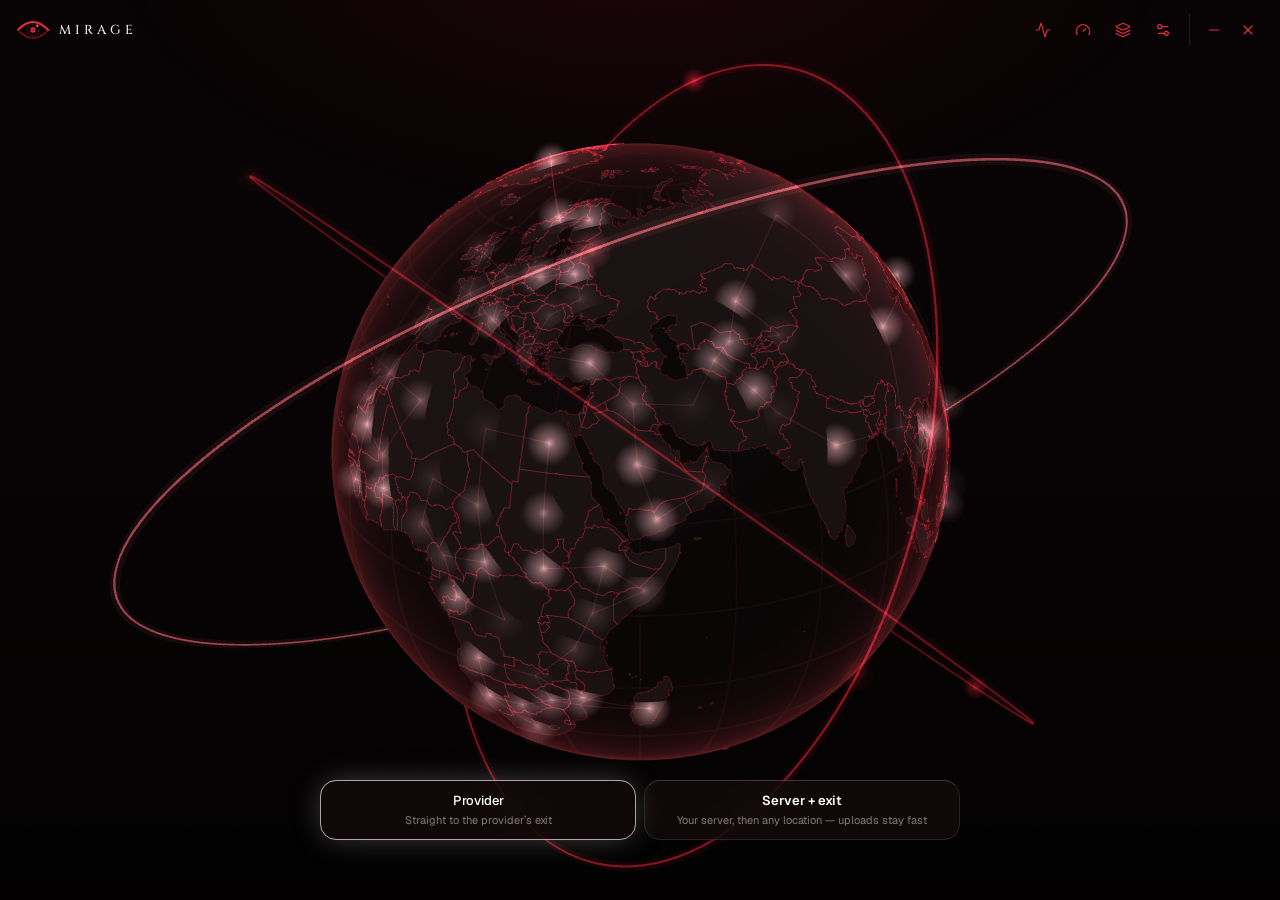
<file: app/ui/index.html>
<!doctype html>
<!-- data-boot is taken off once boot() knows whether this copy has seen
     the intro and has anything to connect with. Until then the main screen
     is not drawn: it used to be shown for a moment, Connect button and all,
     and then covered by the welcome - a flash of somewhere you had not got
     to yet. -->
<html lang="en" data-boot="wait">
<head>
<meta charset="utf-8">
<title>Mirage</title>
<link rel="stylesheet" href="app.css">
<link rel="stylesheet" href="midnight.css">
<link rel="stylesheet" href="locations.css">
<link rel="stylesheet" href="home.css">
<link rel="stylesheet" href="intro.css">
<link rel="stylesheet" href="configs.css">
<script>
  // First thing on the page. A script error used to leave a window that
  // looked fine and did nothing, with no way to find out why - so errors are
  // collected before anything else can throw, and the automated check reads
  // them back.
  window.__errs = [];
  window.addEventListener('error', (e) => window.__errs.push(
    (e.message || 'error') + ' @ ' + (e.filename || '?') + ':' + (e.lineno || 0)));
  // With the top of the stack. "Cannot set properties of null" names
  // neither the property nor the line, and finding one of those by reading
  // the file took longer than the bug was worth; two frames names it.
  window.addEventListener('unhandledrejection', (e) => window.__errs.push(
    'unhandled rejection: ' + (e.reason && e.reason.message || e.reason)
    + ((e.reason && e.reason.stack || '').split(/\n/).slice(1, 3)
       .map((l) => ' | ' + l.trim()).join(''))));
</script>
</head>
<body>

<!-- Lucide, ISC, vendored. One sprite rather than thirty files: pywebview
     serves this over file://, where an external <use href="other.svg#id"> is
     blocked outright and every extra request is another chance to be the one
     that does not arrive. Licence beside this file. Stroke width, colour and
     size are all CSS's - the symbols carry currentColor and nothing else. -->
<svg xmlns="http://www.w3.org/2000/svg" style="display:none" aria-hidden="true">
  <!-- Mirage's star chart, behind the intro and the welcome: the astrolabe's
       circles, degree ring, tilted ecliptic and a few stars. Drawn once
       here, used by both. Its own colours, not currentColor. -->
  <symbol id="mi-chart" viewBox="-260 -260 520 520">
    <g fill="none" stroke="#A3141F" stroke-width="1" opacity="0.26">
      <circle r="80"/><circle r="122"/><circle r="172" stroke-dasharray="2 6"/><circle r="236"/>
      <circle r="226" stroke-width="7" stroke-dasharray="1 3.73"/>
      <ellipse rx="200" ry="118" transform="rotate(-23)"/>
      <g stroke-width="0.8">
        <line y1="-80" y2="-236"/><line y1="-80" y2="-236" transform="rotate(30)"/>
        <line y1="-80" y2="-236" transform="rotate(60)"/><line y1="-80" y2="-236" transform="rotate(90)"/>
        <line y1="-80" y2="-236" transform="rotate(120)"/><line y1="-80" y2="-236" transform="rotate(150)"/>
        <line y1="-80" y2="-236" transform="rotate(180)"/><line y1="-80" y2="-236" transform="rotate(210)"/>
        <line y1="-80" y2="-236" transform="rotate(240)"/><line y1="-80" y2="-236" transform="rotate(270)"/>
        <line y1="-80" y2="-236" transform="rotate(300)"/><line y1="-80" y2="-236" transform="rotate(330)"/>
      </g>
    </g>
    <polyline points="-150,-90 -95,-130 40,-205 130,-140" fill="none" stroke="#EDE6E3" stroke-width="0.6" opacity="0.18"/>
    <g fill="#EDE6E3" opacity="0.55">
      <circle cx="-150" cy="-90" r="1.6"/><circle cx="-95" cy="-130" r="1.1"/>
      <circle cx="40" cy="-205" r="1.3"/><circle cx="130" cy="-140" r="1.2"/>
      <circle cx="175" cy="60" r="1.4"/><circle cx="-90" cy="160" r="1.1"/>
      <circle cx="-205" cy="30" r="1.2"/><circle cx="95" cy="185" r="1.5"/>
    </g>
  </symbol>
  <!-- a server rack: two units, each with its light -->
  <symbol id="i-server" viewBox="0 0 24 24" fill="none" stroke="currentColor" stroke-width="1.6" stroke-linecap="round" stroke-linejoin="round"><rect x="4" y="4.5" width="16" height="6.5" rx="1.8"/><rect x="4" y="13" width="16" height="6.5" rx="1.8"/><path d="M8 7.75h.01M8 16.25h.01" stroke-width="2.4"/><path d="M12 7.75h4M12 16.25h4"/></symbol>
  <symbol id="i-settings" viewBox="0 0 24 24" fill="none" stroke="currentColor" stroke-width="1.75" stroke-linecap="round" stroke-linejoin="round"><path d="M14 17H5" /> <path d="M19 7h-9" /> <circle cx="17" cy="17" r="3" /> <circle cx="7" cy="7" r="3" /></symbol>
  <symbol id="i-key" viewBox="0 0 24 24" fill="none" stroke="currentColor" stroke-width="1.75" stroke-linecap="round" stroke-linejoin="round"><path d="M2.586 17.414A2 2 0 0 0 2 18.828V21a1 1 0 0 0 1 1h3a1 1 0 0 0 1-1v-1a1 1 0 0 1 1-1h1a1 1 0 0 0 1-1v-1a1 1 0 0 1 1-1h.172a2 2 0 0 0 1.414-.586l.814-.814a6.5 6.5 0 1 0-4-4z" /> <circle cx="16.5" cy="7.5" r=".5" fill="currentColor" /></symbol>
  <symbol id="i-route" viewBox="0 0 24 24" fill="none" stroke="currentColor" stroke-width="1.75" stroke-linecap="round" stroke-linejoin="round"><circle cx="6" cy="19" r="3" /> <path d="M9 19h8.5a3.5 3.5 0 0 0 0-7h-11a3.5 3.5 0 0 1 0-7H15" /> <circle cx="18" cy="5" r="3" /></symbol>
  <symbol id="i-folder" viewBox="0 0 24 24" fill="none" stroke="currentColor" stroke-width="1.75" stroke-linecap="round" stroke-linejoin="round"><path d="m6 14 1.5-2.9A2 2 0 0 1 9.24 10H20a2 2 0 0 1 1.94 2.5l-1.54 6a2 2 0 0 1-1.95 1.5H4a2 2 0 0 1-2-2V5a2 2 0 0 1 2-2h3.9a2 2 0 0 1 1.69.9l.81 1.2a2 2 0 0 0 1.67.9H18a2 2 0 0 1 2 2v2" /></symbol>
  <symbol id="i-gauge" viewBox="0 0 24 24" fill="none" stroke="currentColor" stroke-width="1.75" stroke-linecap="round" stroke-linejoin="round"><path d="m12 14 4-4" /> <path d="M3.34 19a10 10 0 1 1 17.32 0" /></symbol>
  <symbol id="i-alert" viewBox="0 0 24 24" fill="none" stroke="currentColor" stroke-width="1.75" stroke-linecap="round" stroke-linejoin="round"><circle cx="12" cy="12" r="10" /> <path d="M12 8v4" /> <path d="M12 16h.01" /></symbol>
  <symbol id="i-info" viewBox="0 0 24 24" fill="none" stroke="currentColor" stroke-width="1.75" stroke-linecap="round" stroke-linejoin="round"><circle cx="12" cy="12" r="10" /> <path d="M12 16v-4" /> <path d="M12 8h.01" /></symbol>
  <symbol id="i-eye" viewBox="0 0 24 24" fill="none" stroke="currentColor" stroke-width="1.75" stroke-linecap="round" stroke-linejoin="round"><path d="M2.062 12.348a1 1 0 0 1 0-.696 10.75 10.75 0 0 1 19.876 0 1 1 0 0 1 0 .696 10.75 10.75 0 0 1-19.876 0" /> <circle cx="12" cy="12" r="3" /></symbol>
  <symbol id="i-eye-off" viewBox="0 0 24 24" fill="none" stroke="currentColor" stroke-width="1.75" stroke-linecap="round" stroke-linejoin="round"><path d="M10.733 5.076a10.744 10.744 0 0 1 11.205 6.575 1 1 0 0 1 0 .696 10.747 10.747 0 0 1-1.444 2.49" /> <path d="M14.084 14.158a3 3 0 0 1-4.242-4.242" /> <path d="M17.479 17.499a10.75 10.75 0 0 1-15.417-5.151 1 1 0 0 1 0-.696 10.75 10.75 0 0 1 4.446-5.143" /> <path d="m2 2 20 20" /></symbol>
  <symbol id="i-search" viewBox="0 0 24 24" fill="none" stroke="currentColor" stroke-width="1.75" stroke-linecap="round" stroke-linejoin="round"><path d="m21 21-4.34-4.34" /> <circle cx="11" cy="11" r="8" /></symbol>
  <symbol id="i-tower" viewBox="0 0 24 24" fill="none" stroke="currentColor" stroke-width="1.75" stroke-linecap="round" stroke-linejoin="round"><path d="M4.9 16.1C1 12.2 1 5.8 4.9 1.9" /> <path d="M7.8 4.7a6.14 6.14 0 0 0-.8 7.5" /> <circle cx="12" cy="9" r="2" /> <path d="M16.2 4.8c2 2 2.26 5.11.8 7.47" /> <path d="M19.1 1.9a9.96 9.96 0 0 1 0 14.1" /> <path d="M9.5 18h5" /> <path d="m8 22 4-11 4 11" /></symbol>
  <symbol id="i-check" viewBox="0 0 24 24" fill="none" stroke="currentColor" stroke-width="1.75" stroke-linecap="round" stroke-linejoin="round"><path d="M20 6 9 17l-5-5" /></symbol>
  <symbol id="i-plus" viewBox="0 0 24 24" fill="none" stroke="currentColor" stroke-width="1.75" stroke-linecap="round" stroke-linejoin="round"><path d="M5 12h14" /> <path d="M12 5v14" /></symbol>
  <symbol id="i-minus" viewBox="0 0 24 24" fill="none" stroke="currentColor" stroke-width="1.75" stroke-linecap="round" stroke-linejoin="round"><path d="M5 12h14" /></symbol>
  <symbol id="i-x" viewBox="0 0 24 24" fill="none" stroke="currentColor" stroke-width="1.75" stroke-linecap="round" stroke-linejoin="round"><path d="M18 6 6 18" /> <path d="m6 6 12 12" /></symbol>
  <symbol id="i-chev-down" viewBox="0 0 24 24" fill="none" stroke="currentColor" stroke-width="1.75" stroke-linecap="round" stroke-linejoin="round"><path d="m6 9 6 6 6-6" /></symbol>
  <!-- Midnight (Lucide, same licence): the power mark, the shields, the two arrows of the tip. -->
  <symbol id="i-power" viewBox="0 0 24 24" fill="none" stroke="currentColor" stroke-width="2.25" stroke-linecap="round" stroke-linejoin="round"><path d="M12 2v10"/><path d="M18.4 6.6a9 9 0 1 1-12.77.04"/></symbol>
  <symbol id="i-shield-ok" viewBox="0 0 24 24" fill="none" stroke="currentColor" stroke-width="1.75" stroke-linecap="round" stroke-linejoin="round"><path d="M20 13c0 5-3.5 7.5-7.66 8.95a1 1 0 0 1-.67-.01C7.5 20.5 4 18 4 13V6a1 1 0 0 1 1-1c2 0 4.5-1.2 6.24-2.72a1.17 1.17 0 0 1 1.52 0C14.51 3.81 17 5 19 5a1 1 0 0 1 1 1z"/><path d="m9 12 2 2 4-4"/></symbol>
  <symbol id="i-shield-no" viewBox="0 0 24 24" fill="none" stroke="currentColor" stroke-width="1.75" stroke-linecap="round" stroke-linejoin="round"><path d="M20 13c0 5-3.5 7.5-7.66 8.95a1 1 0 0 1-.67-.01C7.5 20.5 4 18 4 13V6a1 1 0 0 1 1-1c2 0 4.5-1.2 6.24-2.72a1.17 1.17 0 0 1 1.52 0C14.51 3.81 17 5 19 5a1 1 0 0 1 1 1z"/><path d="M12 8v4"/><path d="M12 16h.01"/></symbol>
  <symbol id="i-up" viewBox="0 0 24 24" fill="none" stroke="currentColor" stroke-width="1.75" stroke-linecap="round" stroke-linejoin="round"><path d="M7 7h10v10"/><path d="M7 17 17 7"/></symbol>
  <symbol id="i-down" viewBox="0 0 24 24" fill="none" stroke="currentColor" stroke-width="1.75" stroke-linecap="round" stroke-linejoin="round"><path d="M17 7 7 17"/><path d="M17 17H7V7"/></symbol>
  <symbol id="i-chev-right" viewBox="0 0 24 24" fill="none" stroke="currentColor" stroke-width="1.75" stroke-linecap="round" stroke-linejoin="round"><path d="m9 6 6 6-6 6"/></symbol>
  <symbol id="i-globe" viewBox="0 0 24 24" fill="none" stroke="currentColor" stroke-width="1.75" stroke-linecap="round" stroke-linejoin="round"><circle cx="12" cy="12" r="10" /> <path d="M12 2a14.5 14.5 0 0 0 0 20 14.5 14.5 0 0 0 0-20" /> <path d="M2 12h20" /></symbol>
  <symbol id="i-building" viewBox="0 0 24 24" fill="none" stroke="currentColor" stroke-width="1.75" stroke-linecap="round" stroke-linejoin="round"><path d="M10 12h4" /> <path d="M10 8h4" /> <path d="M14 21v-3a2 2 0 0 0-4 0v3" /> <path d="M6 10H4a2 2 0 0 0-2 2v7a2 2 0 0 0 2 2h16a2 2 0 0 0 2-2V9a2 2 0 0 0-2-2h-2" /> <path d="M6 21V5a2 2 0 0 1 2-2h8a2 2 0 0 1 2 2v16" /></symbol>
  <symbol id="i-pin" viewBox="0 0 24 24" fill="none" stroke="currentColor" stroke-width="1.75" stroke-linecap="round" stroke-linejoin="round"><path d="M12 17v5" /> <path d="M9 10.76a2 2 0 0 1-1.11 1.79l-1.78.9A2 2 0 0 0 5 15.24V16a1 1 0 0 0 1 1h12a1 1 0 0 0 1-1v-.76a2 2 0 0 0-1.11-1.79l-1.78-.9A2 2 0 0 1 15 10.76V7a1 1 0 0 1 1-1 2 2 0 0 0 0-4H8a2 2 0 0 0 0 4 1 1 0 0 1 1 1z" /></symbol>
  <symbol id="i-socket" viewBox="0 0 24 24" fill="none" stroke="currentColor" stroke-width="1.75" stroke-linecap="round" stroke-linejoin="round"><path d="M10 8v1" /> <path d="M14 8v1" /> <path d="M18 8v1" /> <path d="M6 8v1" /> <path d="M19 17a2 2 0 0 0-1.765 1.059l-.47.882A2 2 0 0 1 15 20H9a2 2 0 0 1-1.765-1.059l-.47-.882A2 2 0 0 0 5 17H4a2 2 0 0 1-2-2V6a2 2 0 0 1 2-2h16a2 2 0 0 1 2 2v9a2 2 0 0 1-2 2z" /></symbol>
  <symbol id="i-activity" viewBox="0 0 24 24" fill="none" stroke="currentColor" stroke-width="1.75" stroke-linecap="round" stroke-linejoin="round"><path d="M22 12h-2.48a2 2 0 0 0-1.93 1.46l-2.35 8.36a.25.25 0 0 1-.48 0L9.24 2.18a.25.25 0 0 0-.48 0l-2.35 8.36A2 2 0 0 1 4.49 12H2" /></symbol>
  <!-- The two marks, drawn at a size you can recognise them at rather than
       spelled out beside a tick box. Surfshark's is the CC0 outline from
       simple-icons; Windscribe's is the badge off their own site, with its
       three fills turned into currentColor at the opacities they were drawn
       with - so the mark keeps its two tones and still takes the colour of
       the card it is in. -->
  <symbol id="i-ss" viewBox="0 0 24 24"><path fill="currentColor" d="M11.47 0C7.815.2 6.3 2.293 5.872 3.43c-1.615 4.866-3.127 14.325-3.33 15.662-.201 1.31-.228 2.119-.228 2.119 0 .328.026.705.102 1.059.454 1.286 1.792 2.37 4.768 1.287a192.353 192.353 0 0 0 9.533-4.44c1.387-.807 3.227-2.32 4.236-4.312.404-.807.682-1.716.733-2.65v-.452c-.026-2.295-.052-4.692-.204-7.013 0 0-.125-1.488-.2-2.017-.076-.53-.177-.733-.177-.733C20.626.906 19.693.38 18.71.126 18.23.026 17.7.024 17.095 0Zm4.692 4.44h.252c.277 0 .48.2.48.452V6.53c0 .252-.203.455-.48.455h-.252c-1.589 0-2.875 1.26-2.875 2.8v2.498c0 2.976-2.472 5.37-5.498 5.37h-.254c-.277 0-.478-.2-.478-.452v-1.64c0-.253.226-.454.478-.454h.254c1.589 0 2.875-1.262 2.875-2.8V9.81c0-2.977 2.472-5.373 5.498-5.373z"/></symbol>
  <symbol id="i-ws" viewBox="0 0 40 40"><path fill="currentColor" fill-opacity="0.4" fill-rule="evenodd" clip-rule="evenodd" d="M5 20L9.58333 9.58333L20 5L30.4167 9.58333L35 20H30V11.6667H25.8333L23.3333 14.1667V20H16.6667V14.1667L14.1667 11.6667H10V20H5Z"/><path fill="currentColor" fill-rule="evenodd" clip-rule="evenodd" d="M10 11.6666V29.1666H14.5833L20 23.3333L25.4167 29.1666H30V11.6666H25.8333V24.1666L20 17.9166L14.1667 24.1666V11.6666H10Z"/><path fill="currentColor" fill-rule="evenodd" clip-rule="evenodd" d="M32.0833 7.91677L20 2.91677L7.91666 7.91677L2.91666 20.0001L7.91666 32.0834L20 37.0834L32.0833 32.0834L37.0833 20.0001L32.0833 7.91677ZM34.1667 34.1667L20 40L5.83333 34.1667L0 20L5.83333 5.83333L20 0L34.1667 5.83333L40 20L34.1667 34.1667Z"/></symbol>
  <symbol id="i-refresh" viewBox="0 0 24 24" fill="none" stroke="currentColor" stroke-width="1.75" stroke-linecap="round" stroke-linejoin="round"><path d="M3 12a9 9 0 0 1 9-9 9.75 9.75 0 0 1 6.74 2.74L21 8" /> <path d="M21 3v5h-5" /> <path d="M21 12a9 9 0 0 1-9 9 9.75 9.75 0 0 1-6.74-2.74L3 16" /> <path d="M8 16H3v5" /></symbol>
  <symbol id="i-bolt" viewBox="0 0 24 24" fill="none" stroke="currentColor" stroke-width="1.75" stroke-linecap="round" stroke-linejoin="round"><path d="M4 14a1 1 0 0 1-.78-1.63l9.9-10.2a.5.5 0 0 1 .86.46l-1.92 6.02A1 1 0 0 0 13 10h7a1 1 0 0 1 .78 1.63l-9.9 10.2a.5.5 0 0 1-.86-.46l1.92-6.02A1 1 0 0 0 11 14z" /></symbol>
  <!-- Filled by CSS rather than by a second symbol: a favourite is the same
       star with paint in it, and two glyphs of two widths in one slot moved
       the control sideways every time it was pressed. No fill="none"
       here, deliberately - a presentation attribute on the symbol wins over
       anything the page inherits into it, so the star could never be filled
       from outside. The default lives in .star__ico instead. -->
  <symbol id="i-star" viewBox="0 0 24 24" stroke="currentColor" stroke-width="1.75" stroke-linecap="round" stroke-linejoin="round"><path d="M11.525 2.295a.53.53 0 0 1 .95 0l2.31 4.679a2.123 2.123 0 0 0 1.595 1.16l5.166.756a.53.53 0 0 1 .294.904l-3.736 3.638a2.123 2.123 0 0 0-.611 1.878l.882 5.14a.53.53 0 0 1-.771.56l-4.618-2.428a2.122 2.122 0 0 0-1.973 0L6.396 21.01a.53.53 0 0 1-.77-.56l.881-5.139a2.122 2.122 0 0 0-.611-1.879L2.16 9.795a.53.53 0 0 1 .294-.906l5.165-.755a2.122 2.122 0 0 0 1.597-1.16z" /></symbol>
  <symbol id="i-arrow" viewBox="0 0 12 12" fill="none" stroke="currentColor" stroke-width="0.875" stroke-linecap="round" stroke-linejoin="round"><path d="M6 1.8v8.4" /> <path d="M2.6 6.8 6 10.2l3.4-3.4" /></symbol>
  <symbol id="i-az" viewBox="0 0 24 24" fill="none" stroke="currentColor" stroke-width="1.75" stroke-linecap="round" stroke-linejoin="round"><path d="m3 16 4 4 4-4" /> <path d="M7 4v16" /> <path d="M15 4h5l-5 6h5" /> <path d="M15 20v-3.5a2.5 2.5 0 0 1 5 0V20" /> <path d="M20 18h-5" /></symbol>
  <!-- A box with a lid, not a bin. What the button does is put an exit on a
       shelf it can be taken off again; a bin would promise something the
       code deliberately does not do. -->
  <symbol id="i-archive" viewBox="0 0 24 24" fill="none" stroke="currentColor" stroke-width="1.75" stroke-linecap="round" stroke-linejoin="round"><rect width="20" height="5" x="2" y="3" rx="1" /> <path d="M4 8v11a2 2 0 0 0 2 2h12a2 2 0 0 0 2-2V8" /> <path d="M10 12h4" /></symbol>
  <!-- One road becoming two, for the split tunnel. Lucide's, like the rest. -->
  <symbol id="i-split" viewBox="0 0 24 24" fill="none" stroke="currentColor" stroke-width="1.75" stroke-linecap="round" stroke-linejoin="round"><path d="M16 3h5v5" /> <path d="M8 3H3v5" /> <path d="M12 22v-8.3a4 4 0 0 0-1.172-2.872L3 3" /> <path d="m15 9 6-6" /></symbol>
  <symbol id="i-layers" viewBox="0 0 24 24" fill="none" stroke="currentColor" stroke-width="1.75" stroke-linecap="round" stroke-linejoin="round"><path d="M12.83 2.18a2 2 0 0 0-1.66 0L2.6 6.08a1 1 0 0 0 0 1.83l8.58 3.91a2 2 0 0 0 1.66 0l8.58-3.9a1 1 0 0 0 0-1.83z" /> <path d="M2 12a1 1 0 0 0 .58.91l8.6 3.91a2 2 0 0 0 1.65 0l8.58-3.9A1 1 0 0 0 22 12" /> <path d="M2 17a1 1 0 0 0 .58.91l8.6 3.91a2 2 0 0 0 1.65 0l8.58-3.9A1 1 0 0 0 22 17" /></symbol>
  <symbol id="i-phone" viewBox="0 0 24 24" fill="none" stroke="currentColor" stroke-width="1.75" stroke-linecap="round" stroke-linejoin="round"><rect width="14" height="20" x="5" y="2" rx="2" ry="2" /> <path d="M12 18h.01" /></symbol>
  <symbol id="i-copy" viewBox="0 0 24 24" fill="none" stroke="currentColor" stroke-width="1.75" stroke-linecap="round" stroke-linejoin="round"><rect width="14" height="14" x="8" y="8" rx="2" ry="2" /> <path d="M4 16c-1.1 0-2-.9-2-2V4c0-1.1.9-2 2-2h10c1.1 0 2 .9 2 2" /></symbol>
</svg>

<!-- The connected country's flag, dim, behind the home screen. app.js puts a
     layer in here on connect and takes it out on disconnect. -->
<div class="backdrop" id="backdrop" aria-hidden="true"></div>

<!-- The world: your country from straight above, filled with its flag; on
     connect the camera pulls out to the planet, follows the signal over it
     and comes down onto the country the traffic leaves from (atlas.js). -->

<canvas class="atlas" id="atlasCanvas" aria-hidden="true"></canvas>

<main class="app">

  <!-- The title bar as well as the header: there is no Windows frame. The
       name and the empty middle move the window when dragged (drag-zone);
       the buttons never do. -->
  <header class="bar">
    <span class="bar__mark drag-zone">
      <!-- The mark, the same drawing as the app icon (make_icon.py) and the
           Android app's: a disc, its ring open across the upper right, and
           the bead that has left through the opening. Inline, so it takes
           the theme's colours. -->
      <!-- Mirage's mark, the astrolabe eye (preview/logo/mirage-eye.svg). -->
      <svg class="bar__logo bar__logo--eye" viewBox="18 30 84 60" aria-hidden="true">
        <path d="M22 60 Q60 20 98 60" fill="none" stroke="#E0303F" stroke-width="5" stroke-linecap="round"/>
        <path d="M22 60 Q60 100 98 60" fill="none" stroke="#A3141F" stroke-width="4" stroke-linecap="round" stroke-dasharray="1.5 5.5"/>
        <circle cx="60" cy="60" r="15" fill="none" stroke="#E0303F" stroke-width="3.4" stroke-dasharray="0.9 3.03"/>
        <circle cx="60" cy="60" r="7" fill="#E0303F"/>
        <rect x="44" y="59.3" width="32" height="1.4" fill="#070304"/>
        <circle cx="70.6" cy="49.4" r="3" fill="#FF5A6C"/>
      </svg>
      <span class="bar__name">Mirage</span>
    </span>
    <span class="bar__drag drag-zone" aria-hidden="true"></span>
    <span class="bar__tools">
      <!-- Two sliders, not a cog. The hand-drawn one here was a circle with
           rays coming off it, which at 15px is a sun - and a sun in the
           corner of an app reads as a theme switch, which this is not. -->
      <!-- A pulse rather than a scroll or a stack of lines. What is behind
           it is not a file of past events, it is what is going on right now,
           and the icon should say which of those two it is before it is
           pressed. The dot appears while something is actually moving. -->
      <button class="icon icon--log" id="logOpen" type="button"
              data-live="false" aria-label="What is using the connection">
        <svg class="ico" aria-hidden="true"><use href="#i-activity"/></svg>
      </button>
      <!-- Only there when there is something to say. The sweep used to take
           these out on its own and never mention it; the button is what that
           became, and on a copy where every exit answers it is nothing at
           all rather than a control that does nothing. The number is the
           point of it - "twenty of these stopped answering" is the whole
           message, and the sheet behind it is where it gets explained. -->
      <button class="icon icon--dead" id="dropOpen" type="button" hidden
              data-n="0" aria-label="Exits that stopped answering">
        <svg class="ico" aria-hidden="true"><use href="#i-archive"/></svg>
      </button>
      <!-- Configs: servers bought or given from anywhere (vless://, vmess://,
           trojan://, ss://, hysteria2://, tuic://, subscriptions). A section
           of its own, with nothing to do with the provider accounts. -->
      <!-- The speed over the top of the screen, on and off in one press. -->
      <button class="icon speedtoggle" id="speedToggle" type="button" aria-pressed="true"
              aria-label="Speed on screen" title="Speed on screen">
        <svg class="ico" aria-hidden="true"><use href="#i-gauge"/></svg>
      </button>
      <button class="icon" id="configsOpen" type="button" aria-label="Configs"
              aria-haspopup="dialog" title="Configs">
        <svg class="ico" aria-hidden="true"><use href="#i-layers"/></svg>
      </button>
      <button class="icon" id="settings" type="button" aria-label="Settings">
        <svg class="ico" aria-hidden="true"><use href="#i-settings"/></svg>
      </button>
      <span class="bar__win">
        <button class="icon icon--win" id="winMin" type="button" aria-label="Minimise window">
          <svg class="ico" aria-hidden="true"><use href="#i-minus"/></svg>
        </button>
        <button class="icon icon--win icon--shut" id="winClose" type="button" aria-label="Close window">
          <svg class="ico" aria-hidden="true"><use href="#i-x"/></svg>
        </button>
      </span>
    </span>
  </header>

  <!-- Home. The status block is left-aligned: the status word, where the exit
       is, how long it has been up. The map is the hero: your country,
       or the one the traffic leaves from, seen from above. The flux strip under the status block
       is the live throughput sparkline. -->
  <section class="hero" id="hero" data-state="off" aria-label="Connection">
    <!-- Midnight: the column down the middle - how long the tunnel has been
         up, big; the shield line; the power disc in its rings (the one
         action: it presses #act); the state word and the address under it.
         midnight.js keeps the big clock, the shield and the disc in step
         with what app.js writes into the elements it always has. -->
    <div class="head">
      <p class="bigclock mono" id="bigClock" aria-hidden="true">00:00:00</p>
      <p class="secure" id="secure">
        <svg class="ico secure__ico" aria-hidden="true"><use href="#i-shield-no"/></svg>
        <span id="secureWord">Not protected</span>
      </p>
      <button class="power" id="power" type="button" aria-label="Connect" data-mode="off">
        <span class="power__ring power__ring--a" aria-hidden="true"></span>
        <span class="power__ring power__ring--b" aria-hidden="true"></span>
        <span class="power__wave" aria-hidden="true"><i></i><i></i><i></i></span>
        <span class="power__arc" aria-hidden="true"></span>
        <!-- Mirage: the astrolabe's ring of degrees round the disc, with its
             bead. The whole ring turns as one layer (midnight.js): slowly at
             rest, fast while connecting; the bead goes white once it moves. -->
        <svg class="power__astro" viewBox="-60 -60 120 120" aria-hidden="true">
          <circle class="power__deg" r="41"/>
          <circle class="power__bead" cx="29" cy="-29" r="3.2"/>
        </svg>
        <span class="power__disc" aria-hidden="true"><svg class="ico power__ico"><use href="#i-power"/></svg></span>
      </button>
      <!-- The live dot: there only while the route is up, its halo ring
           pulsing (app.js, a GSAP loop that stops under reduced motion). -->
      <div class="status-line">
        <span class="live" id="liveDot" aria-hidden="true"><i class="live__halo"></i></span>
        <p class="status" id="status" role="status" data-state="off">Disconnected</p>
      </div>
      <p class="status__host mono" id="statusHost">&nbsp;</p>
      <p class="status__where" id="statusWhere">&nbsp;</p>
      <p class="clock mono" id="statusClock"></p>
      <!-- Iran direct: Iranian sites, servers and apps go straight out, the
           rest through Mirage. The split pane's Iran switch, here under the
           state because it is the one people reach for, and because the
           foot below is laid out to the pixel (app.js paintIranDirect). -->
      <label class="irandirect" id="iranDirectRow" hidden>
        <button class="toggle toggle--sm" id="iranDirect" type="button" role="switch"
                aria-checked="true" aria-labelledby="iranDirectName"
                aria-describedby="iranDirectWhy"><span></span></button>
        <span class="irandirect__text"><b id="iranDirectName">Iran direct</b>
          <i id="iranDirectWhy">Iranian sites and apps skip the tunnel</i></span>
      </label>
      <button class="icon head__more" id="more" type="button" hidden
              aria-label="Connection details" aria-expanded="false">
        <svg class="ico" aria-hidden="true"><use href="#i-chev-down"/></svg>
      </button>
    </div>

    <!-- The middle band. Left: the live throughput sparkline, under the
         status block. The rest is the map's click area: press it to connect
         or disconnect, hold it to reconnect. -->
    <div class="mid">
      <span class="globe-hit" id="globeHit" role="button" tabindex="0" aria-label="Connect"></span>
        <div class="flux" id="flux" data-live="false">
          <canvas class="flux__wave" id="fluxWave" aria-hidden="true"></canvas>
          <p class="flux__leg flux__leg--down">
            <svg class="flux__arw" aria-hidden="true"><use href="#i-arrow"/></svg>
            <span class="sr">Downloaded</span>
            <b class="flux__sum mono" id="fluxDownSum">0 B</b>
            <span class="flux__rate mono" id="fluxDownRate">idle</span>
          </p>
          <p class="flux__leg flux__leg--up">
            <span class="flux__rate mono" id="fluxUpRate">idle</span>
            <span class="sr">Uploaded</span>
            <b class="flux__sum mono" id="fluxUpSum">0 B</b>
            <svg class="flux__arw" aria-hidden="true"><use href="#i-arrow"/></svg>
          </p>
        </div>
        <!-- Once connected and landed: a pin on the country and a glass card
             beside it - flag and name, the address, up and down (midnight.js). -->
        <span class="pin" id="pin" aria-hidden="true"></span>
        <div class="tip" id="tip" aria-hidden="true">
          <p class="tip__name"><span class="tip__flag" id="tipFlag"></span><span id="tipName"></span></p>
          <p class="tip__ip mono"><svg class="ico" aria-hidden="true"><use href="#i-globe"/></svg><span id="tipIp"></span></p>
          <p class="tip__rates mono"><svg class="ico" aria-hidden="true"><use href="#i-up"/></svg><span id="tipUp">idle</span>
            <svg class="ico" aria-hidden="true"><use href="#i-down"/></svg><span id="tipDown">idle</span></p>
        </div>
    </div>

    <div class="hero__foot">
      <!-- The server card, the reference's foot: the round flag, the place,
           a line under it, the chevron. It is the way into the list. -->
      <button class="where" id="pick" type="button" data-any="1">
        <span class="where__flag" id="pickFlag" aria-hidden="true"><svg class="ico where__globe" aria-hidden="true"><use href="#i-globe"/></svg></span>
        <span class="where__text">
          <span class="where__label" id="pickLabel">Any country</span>
          <span class="where__sub mono" id="pickSub">&nbsp;</span>
        </span>
        <svg class="ico where__chev" aria-hidden="true"><use href="#i-chev-right"/></svg>
      </button>
      <!-- Under the place, two quiet lines and no box, so the globe stays in
           view: the address before and after (or yours, while nothing is up),
           and the speed with what has moved since connecting. -->
      <p class="homeline mono" id="homeIps"></p>
      <p class="homeline homeline--flux mono" id="homeFlux" hidden></p>
      <div class="details" id="details" hidden>
        <dl class="details__grid">
          <dt>In</dt><dd class="mono" id="detIn">—</dd>
          <dt>Out</dt><dd class="mono" id="detOut">—</dd>
          <dt>Via</dt><dd id="detVia">—</dd>
        </dl>
      </div>

      <!-- The two addresses. The whole product is the difference between
           them, so showing one without the other asks the user to remember
           what their own IP was. -->
      <dl class="ips" id="swap" data-state="off">
        <div class="ips__row">
          <dt>Your address</dt>
          <dd><span class="ips__ip mono" id="realIp" title="Click to copy">…</span><span class="ips__place"><span class="ips__flag" id="realFlag" aria-hidden="true"></span><span id="realPlace">checking…</span></span></dd>
        </div>
        <div class="ips__row ips__row--exit">
          <dt>Seen as</dt>
          <dd><span class="ips__ip mono" id="exitIp" title="Click to copy">—</span><span class="ips__place"><span class="ips__flag" id="exitFlag" aria-hidden="true"></span><span id="exitPlace">not connected</span></span></dd>
        </div>
      </dl>
    </div>
  </section>

  <section class="card" id="card" data-state="off">
      <div class="way" id="wayWrap" data-way="surfshark">
        <div class="way__row">
          <div class="dd dd--seg" id="way" data-way="surfshark" data-open="0">
            <button class="dd__field" id="wayField" type="button"
                    aria-haspopup="listbox" aria-expanded="false"
                    aria-controls="wayList" aria-labelledby="wayCap wayValue">
              <span class="dd__cap" id="wayCap">Way out</span>
              <span class="dd__value" id="wayValue">Provider</span>
              <svg class="ico dd__chev" aria-hidden="true"><use href="#i-chev-down"/></svg>
            </button>
            <ul class="dd__list" id="wayList" role="listbox"
                aria-labelledby="wayCap" hidden>
              <!-- The one glow, shared: it slides to the chosen row (app.js). -->
              <li class="dd__glow" role="presentation" aria-hidden="true"></li>
              <li class="dd__opt" role="option" data-way="surfshark"
                  aria-selected="true" tabindex="-1">
                <span class="dd__name">Provider</span>
                <span class="dd__hint">Straight to the provider’s exit</span>
                <svg class="ico dd__check" aria-hidden="true"><use href="#i-check"/></svg>
              </li>
              <li class="dd__opt" role="option" data-way="multi"
                  aria-selected="false" tabindex="-1">
                <span class="dd__name">Server + exit</span>
                <span class="dd__hint">Your server, then any location — uploads stay fast</span>
                <svg class="ico dd__check" aria-hidden="true"><use href="#i-check"/></svg>
              </li>
            </ul>
          </div>
          <button class="info info--right" id="wayInfo" type="button"
                  aria-label="What this way out is">
            <svg class="ico" aria-hidden="true"><use href="#i-info"/></svg>
            <span class="info__bubble" role="tooltip" id="wayWhy"></span>
          </button>
        </div>
        <p class="note way__note" id="wayNote"></p>
      </div>

    <button class="go" id="act" type="button" data-mode="off">
      <span class="go__word" data-for="off">Connect</span>
      <span class="go__word" data-for="busy">Cancel</span>
      <span class="go__word" data-for="on">Disconnect</span>
    </button>


    <div class="progress" id="progress" aria-hidden="true"></div>
  </section>

  <p class="hint" id="hint"></p>
  <!-- The kill switch at work: the connection dropped (or a switch found
       nothing) and Windows is held on Mirage, so nothing goes out on the bare
       line. Connect reconnects; this is the other way out. -->
  <div class="blocked" id="blocked" role="status" hidden>
    <button class="btn btn--quiet btn--auto" id="unblock" type="button">Disconnect and restore internet</button>
  </div>
</main>

<dialog class="sheet" id="picker" aria-labelledby="pickTitle">
  <header class="sheet__top loc__top">
    <span class="loc__head">
      <span class="loc__title" id="pickTitle">Locations</span>
      <span class="loc__totals" id="pickTotals"></span>
    </span>
    <!-- The way back to "no preference", now that the list has no row for it.
         Only there while something is picked. -->
    <button class="textbtn" id="pickAny" type="button" hidden>Any country</button>
    <button class="icon" id="pickerClose" type="button" aria-label="Close">
      <svg class="ico" aria-hidden="true"><use href="#i-x"/></svg>
    </button>
  </header>
  <div class="find" id="searchMain">
    <svg class="ico find__lens" aria-hidden="true"><use href="#i-search"/></svg>
    <input class="find__in" id="search" type="text" placeholder="Search a country or city"
           autocomplete="off" spellcheck="false" aria-label="Search a country or city">
    <kbd class="find__key" aria-hidden="true">/</kbd>
  </div>
  <!-- What to show (the pools: all, pinned, starred - the rest behind
       More), and one button for the order, which steps Windscribe's ->
       A-Z -> least busy. -->
  <div class="reach loc__bar" id="reach">
    <div class="loc__tabs" id="pickTabs" role="tablist" aria-label="What to show"></div>
    <button class="loc__more" id="sourcePick" type="button" aria-haspopup="dialog"
            title="Other sets of exits" hidden>
      <span id="sourceName">&#x22EF;</span>
    </button>
    <button class="loc__sort" id="sortBy" type="button" title="Change the order">
      <svg class="ico" aria-hidden="true"><use href="#i-az"/></svg><span id="sortWord">Order</span>
    </button>

    <i class="reach__bar" id="reachBar" aria-hidden="true"></i>
  </div>
  <div class="reach__line">
    <p class="note reach__said" id="reachSaid"></p>
  </div>
  <div class="sheet__list" id="list"></div>
</dialog>

<!-- Configs: an app of its own inside Mirage. Its own header with the way
     back (the Mirage | Configs switch), its own Connect, its own settings
     (#cfgPrefs). What is added, by hand or from a subscription, sits under
     the Connect, and picking a row picks it - or moves a live connection to
     it. Everything in it is drawn by configs.js from configs(list); the way
     in and out is configs-shell.js. -->
<dialog class="sheet sheet--configs cfgapp" id="configsDlg" aria-labelledby="cfgTitle">
  <header class="cfgtop">
    <span class="cfgtop__mark drag-zone">
      <svg class="bar__logo bar__logo--eye" viewBox="18 30 84 60" aria-hidden="true">
        <path d="M22 60 Q60 20 98 60" fill="none" stroke="#E0303F" stroke-width="5" stroke-linecap="round"/>
        <path d="M22 60 Q60 100 98 60" fill="none" stroke="#A3141F" stroke-width="4" stroke-linecap="round" stroke-dasharray="1.5 5.5"/>
        <circle cx="60" cy="60" r="15" fill="none" stroke="#E0303F" stroke-width="3.4" stroke-dasharray="0.9 3.03"/>
        <circle cx="60" cy="60" r="7" fill="#E0303F"/>
        <rect x="44" y="59.3" width="32" height="1.4" fill="#070304"/>
        <circle cx="70.6" cy="49.4" r="3" fill="#FF5A6C"/>
      </svg>
      <span class="sr" id="cfgTitle">Configs</span>
    </span>
    <!-- The way back, and where you are: two sections of one app. -->
    <div class="cfgswitch" role="tablist" aria-label="Section">
      <button class="cfgswitch__opt" id="cfgToMain" type="button" role="tab"
              aria-selected="false">Mirage</button>
      <button class="cfgswitch__opt" type="button" role="tab" aria-selected="true"
              tabindex="-1">Configs</button>
    </div>
    <button class="icon speedtoggle" id="cfgSpeedToggle" type="button" aria-pressed="true"
            aria-label="Speed on screen" title="Speed on screen">
      <svg class="ico" aria-hidden="true"><use href="#i-gauge"/></svg>
    </button>
    <button class="icon" id="cfgPrefsOpen" type="button" aria-label="Configs settings"
            aria-haspopup="dialog" title="Configs settings">
      <svg class="ico" aria-hidden="true"><use href="#i-settings"/></svg>
    </button>
  </header>

  <!-- Its own home, laid out as Mirage's: the clock and the state, the
       speed while connected, the place it goes out at (a country as a whole,
       or one config), and the one button. -->
  <section class="cfghero" id="cfgHero" data-state="off" aria-label="Configs connection">
    <div class="cfghero__top">
      <p class="cfghero__clock mono" id="cfgClock">00:00:00</p>
      <p class="cfghero__state" id="cfgState" role="status">Disconnected</p>
    </div>
    <!-- Speed and what has moved since connecting: the reading Mirage's own
         meter and the one over the top of the screen get. -->
    <div class="cfgflux mono" id="cfgFlux" data-live="0" aria-label="Traffic">
      <span class="cfgflux__cell" title="Download">
        <svg class="cfgflux__ar" viewBox="0 0 10 10" aria-hidden="true"><path d="M5 1v7M2 5l3 3 3-3"/></svg>
        <b id="cfgDownRate">0</b><i id="cfgDownRateU">B/s</i>
      </span>
      <span class="cfgflux__cell cfgflux__cell--up" title="Upload">
        <svg class="cfgflux__ar" viewBox="0 0 10 10" aria-hidden="true"><path d="M5 9V2M2 5l3-3 3 3"/></svg>
        <b id="cfgUpRate">0</b><i id="cfgUpRateU">B/s</i>
      </span>
      <span class="cfgflux__rule" aria-hidden="true"></span>
      <span class="cfgflux__cell cfgflux__cell--sum" title="Downloaded since connecting">
        <svg class="cfgflux__ar" viewBox="0 0 10 10" aria-hidden="true"><path d="M5 1v7M2 5l3 3 3-3"/></svg>
        <b id="cfgDownSum">0</b><i id="cfgDownSumU">B</i>
      </span>
      <span class="cfgflux__cell cfgflux__cell--sum" title="Uploaded since connecting">
        <svg class="cfgflux__ar" viewBox="0 0 10 10" aria-hidden="true"><path d="M5 9V2M2 5l3-3 3 3"/></svg>
        <b id="cfgUpSum">0</b><i id="cfgUpSumU">B</i>
      </span>
    </div>
    <button class="cfgloc" id="cfgLoc" type="button" aria-controls="cfgList">
      <span class="cfgloc__flag" id="cfgNowFlag" aria-hidden="true"><svg class="ico" aria-hidden="true"><use href="#i-globe"/></svg></span>
      <span class="cfgloc__text">
        <span class="cfgloc__name" id="cfgNowName" dir="auto">No config picked</span>
        <span class="cfgloc__sub mono" id="cfgNowSub">Pick a country below</span>
      </span>
      <svg class="ico cfgloc__chev" aria-hidden="true"><use href="#i-chev-down"/></svg>
    </button>
    <button class="go cfghero__go" id="cfgGo" type="button" data-mode="off" disabled>
      <span class="go__word" data-for="off">Connect</span>
      <span class="go__word" data-for="busy">Cancel</span>
      <span class="go__word" data-for="on">Disconnect</span>
    </button>
    <!-- The two switches people change: the whole system or only what
         follows the proxy setting, and staying on the fastest. -->
    <div class="cfghero__opts">
      <label class="cfgsw" title="Every program, not only the ones that follow Windows' proxy setting">
        <button class="toggle" id="cfgTun" type="button" role="switch" aria-checked="false"
                aria-label="Whole system (TUN)"><span></span></button>
        <span class="cfgsw__text"><b>Whole system</b><i>TUN</i></span>
      </label>
      <label class="cfgsw" title="Moves to the next when one stops answering">
        <button class="toggle" id="cfgAuto" type="button" role="switch" aria-checked="false"
                aria-label="Fastest, automatically"><span></span></button>
        <span class="cfgsw__text"><b>Fastest</b><i>automatically</i></span>
      </label>
      <label class="cfgsw" title="Iranian sites, servers and apps go straight out; the rest through the config">
        <button class="toggle" id="cfgIranDirect" type="button" role="switch" aria-checked="true"
                aria-label="Iran direct"><span></span></button>
        <span class="cfgsw__text"><b>Iran direct</b></span>
      </label>
    </div>
    <p class="note cfghero__note" id="cfgNote"></p>
  </section>

  <!-- How the list is shown, the test, and the one way to add. -->
  <div class="cfgbar">
    <div class="cfgview" id="cfgView" role="tablist" aria-label="Show by">
      <button class="cfgview__opt" type="button" role="tab" data-view="country"
              aria-selected="true">Countries</button>
      <button class="cfgview__opt" type="button" role="tab" data-view="group"
              aria-selected="false">Subscriptions</button>
    </div>
    <button class="btn btn--quiet btn--auto cfgbar__test" id="cfgTest" type="button"
            title="Test all">
      <svg class="ico" aria-hidden="true"><use href="#i-bolt"/></svg><span id="cfgTestLabel">Test all</span>
    </button>
    <div class="cfgadd">
      <button class="btn btn--auto cfgbar__lead" id="cfgAddOpen" type="button"
              aria-haspopup="menu" aria-expanded="false" aria-controls="cfgAddMenu">
        <svg class="ico" aria-hidden="true"><use href="#i-plus"/></svg><span>Add</span>
      </button>
      <div class="cfgadd__menu" id="cfgAddMenu" role="menu" hidden>
        <button class="cfgadd__item" id="cfgPaste" type="button" role="menuitem"
                title="Add the vless:// vmess:// trojan:// ss:// hysteria2:// tuic:// links on the clipboard">
          <svg class="ico" aria-hidden="true"><use href="#i-plus"/></svg>
          <span><b>Paste from clipboard</b><i>Links you copied, one or many</i></span>
        </button>
        <button class="cfgadd__item" id="cfgPasteHand" type="button" role="menuitem">
          <svg class="ico" aria-hidden="true"><use href="#i-copy"/></svg>
          <span><b>Type or paste links</b><i>Into a box, to check them first</i></span>
        </button>
        <button class="cfgadd__item" id="cfgSubShow" type="button" role="menuitem" aria-expanded="false">
          <svg class="ico" aria-hidden="true"><use href="#i-refresh"/></svg>
          <span><b>Subscription link</b><i>The address your seller gave you</i></span>
        </button>
      </div>
    </div>
  </div>

  <form class="cfgform" id="cfgSubForm" hidden autocomplete="off">
    <label class="field">
      <span class="field__cap">Subscription address</span>
      <input class="field__in mono" id="cfgSubUrl" type="url" spellcheck="false"
             placeholder="https://…" aria-describedby="cfgSubWhy">
    </label>
    <p class="note" id="cfgSubWhy">Fetched only when you add it or press
      update, and through the connection when one is up.</p>
    <div class="cfgform__acts">
      <button class="btn btn--quiet btn--auto" id="cfgSubAdd" type="submit">Add and fetch</button>
    </div>
  </form>

  <form class="cfgform" id="cfgPasteForm" hidden autocomplete="off">
    <label class="field">
      <span class="field__cap">Links</span>
      <textarea class="field__in mono cfgform__links" id="cfgPasteText" rows="4"
                spellcheck="false" placeholder="vless://…  one or many, or a base64 list"></textarea>
    </label>
    <div class="cfgform__acts">
      <button class="btn btn--quiet btn--auto" id="cfgPasteAdd" type="submit">Add</button>
    </div>
  </form>

  <p class="note cfgsaid" id="cfgSaid" role="status" aria-live="polite"></p>

  <div class="cfgask" id="cfgAsk" hidden role="alertdialog" aria-labelledby="cfgAskText">
    <p class="cfgask__text" id="cfgAskText"></p>
    <div class="cfgask__acts">
      <button class="btn btn--quiet btn--auto cfgask__yes" id="cfgAskYes" type="button">Yes</button>
      <button class="btn btn--quiet btn--auto" id="cfgAskNo" type="button">Cancel</button>
    </div>
  </div>

  <div class="sheet__list cfglist" id="cfgList"></div>

</dialog>

<!-- Configs' own settings: screens drawn by configs-prefs.js from the
     section's settings table, kept apart from Mirage's own. -->
<dialog class="sheet cfgprefs" id="cfgPrefs" aria-labelledby="cfgPrefsTitle">
  <header class="sheet__top">
    <button class="icon icon--back" id="cfgPrefsBack" type="button" aria-label="Back" hidden>
      <svg class="ico" aria-hidden="true"><use href="#i-chev-down"/></svg>
    </button>
    <span class="sheet__heading">
      <span class="sheet__kicker">Configs</span>
      <span class="sheet__title" id="cfgPrefsTitle">Settings</span>
    </span>
    <button class="icon" id="cfgPrefsClose" type="button" aria-label="Close">
      <svg class="ico" aria-hidden="true"><use href="#i-x"/></svg>
    </button>
  </header>
  <p class="note cfgsaid" id="cfgPrefsSaid" role="status" aria-live="polite"></p>
  <div class="sheet__list cfgprefs__body" id="cfgPrefsBody"></div>
</dialog>

<!-- The way between Mirage and Configs: the eye opens, the ring closes,
     and the other section is there (configs-shell.js). Transform and
     opacity only, on a still background. -->
<div class="cfgveil mi" id="cfgVeil" hidden aria-hidden="true">
  <svg class="cfgveil__eye" viewBox="0 0 120 120">
    <path class="mi__low" d="M22 60 Q60 100 98 60"/>
    <g class="cfgveil__iris">
      <circle class="mw__tick" cx="60" cy="60" r="15"/>
      <ellipse class="mi__inner" cx="60" cy="60" rx="11.5" ry="11.5"/>
      <circle class="mi__pupil" cx="60" cy="60" r="6"/>
    </g>
    <rect class="mi__cut" x="44" y="59.4" width="32" height="1.2"/>
    <path class="mi__lid cfgveil__lid" d="M22 60 Q60 20 98 60"/>
    <circle class="ms__done cfgveil__ring" cx="60" cy="60" r="34" transform="rotate(-90 60 60)"/>
  </svg>
  <p class="cfgveil__word" id="cfgVeilWord">Configs</p>
</div>

<!-- Where the exits come from. Opened off the head of the list, because that
     is the line already answering "what am I looking at" - and closed again
     the moment one is chosen, since the answer is visible behind it. -->
<dialog class="sheet sheet--source" id="srcDlg">
  <header class="sheet__top">
    <span class="sheet__heading">
      <span class="sheet__title">Which exits to offer</span>
    </span>
    <button class="icon" id="srcClose" type="button" aria-label="Close">
      <svg class="ico" aria-hidden="true"><use href="#i-x"/></svg>
    </button>
  </header>
  <div class="sheet__body">
    <nav class="menu" id="srcRows"></nav>
    <!-- The same shape as the Server folder pane in Settings, which is the
         other place in the app that names a folder and offers to change it.
         A head, the sentence, then the row of controls. -->
    <section class="pane pane--strip">
      <div class="pane__head">
        <span class="pane__glyph"><svg class="ico" aria-hidden="true"><use href="#i-folder"/></svg></span>
        <h3 class="pane__title">A folder of your own</h3>
      </div>
      <p class="pane__why">Any folder of .ovpn files — a set you keep by hand,
        or one somebody sent you. Nothing else is offered while it is on.</p>
      <div class="pane__row">
        <button class="btn btn--quiet btn--auto" id="srcBrowse" type="button">Choose…</button>
        <p class="note" id="srcSaid"></p>
      </div>
    </section>
  </div>
</dialog>

<!-- What stopped answering, and what to do about it.
     Nothing here removes anything until the last button in it is pressed:
     opening this sheet is how you find out what would go, which is the half
     the sweep never had. -->
<dialog class="sheet sheet--confirm" id="dropDlg">
  <header class="sheet__top">
    <span class="sheet__heading">
      <span class="sheet__title">Exits that stopped answering</span>
    </span>
    <button class="icon" id="dropClose" type="button" aria-label="Close">
      <svg class="ico" aria-hidden="true"><use href="#i-x"/></svg>
    </button>
  </header>
  <div class="sheet__body">
    <p class="pane__why drop__lede" id="dropLede"></p>

    <section class="pane pane--major">
      <span class="pane__copy">
        <h3 class="pane__title">Which folders to take them out of</h3>
        <p class="pane__why">The same exit can sit in more than one folder,
          and they do not mean the same thing. Nothing is ticked to begin
          with.</p>
      </span>
      <ul class="chips" id="dropFolders"></ul>
      <div class="drop__list" id="dropList"></div>
      <div class="pane__row">
        <button class="btn btn--quiet btn--auto btn--take" id="dropGo"
                type="button" disabled>Set aside</button>
        <button class="btn btn--quiet btn--auto" id="dropKeep" type="button">Keep them</button>
        <p class="note" id="dropSaid"></p>
      </div>
    </section>

    <section class="pane pane--strip" id="dropBack" hidden>
      <span class="pane__glyph"><svg class="ico" aria-hidden="true"><use href="#i-refresh"/></svg></span>
      <span class="pane__copy">
        <h3 class="pane__title">Put back what was set aside</h3>
        <p class="pane__why" id="dropBackWhy"></p>
      </span>
      <button class="btn btn--quiet btn--auto" id="dropRestore" type="button">Put back</button>
    </section>
  </div>
</dialog>

<dialog class="sheet sheet--prefs" id="prefs" data-floor="0" data-work="0">
  <!-- The bottom two thirds of the top-level menu, which is otherwise empty.
       Filled by the page rather than written out here: it is a hundred and
       fifty characters of nothing, and a hundred and fifty spans in the
       markup would be the largest thing in this file and mean the least. -->
  <div class="floor" id="prefsFloor" aria-hidden="true"></div>
  <header class="sheet__top">
    <span class="sheet__heading">
      <span class="sheet__title" id="prefsTitle">Settings</span>
    </span>
    <!-- Back sits where it is looked for: on the left of the title, not
         beside the close button. It is only there while a screen is open,
         because a back button on the top level is a button that does the
         same thing as close and reads as though it does not. -->
    <button class="icon icon--back" id="prefsBack" type="button"
            aria-label="Back to settings" hidden>
      <svg class="ico" aria-hidden="true"><use href="#i-chev-down"/></svg>
    </button>
    <button class="icon" id="prefsClose" type="button" aria-label="Close">
      <svg class="ico" aria-hidden="true"><use href="#i-x"/></svg>
    </button>
  </header>

  <!-- Five panes, deliberately not five of the same thing. The gate is a
       card, routing is a single line, the folder is a strip, measuring is the
       heavy one, and the paths at the bottom are a footnote. Sameness is what
       made the old sheet read as a form to fill in rather than as somewhere
       to make four unrelated decisions. -->
  <div class="sheet__body" id="prefsBody">

    <!-- Four groups, and the settings sheet is four questions rather than
         seven cards. The order is the order they are needed in: an account
         before anything can connect, the connection before it is worth
         measuring anything, the servers after that, and the paths last
         because they are a footnote.

         Only the first is open. The sheet used to be one long scroll where
         the thing you came for was somewhere in the middle, and everything
         you did not come for was between you and it. -->
    <!-- The top level. Four things to go and look at rather than
         four things already open, so the sheet opens on a list you
         read in a second instead of on the middle of a form. -->
    <nav class="menu" id="prefsMenu">
      <button class="menu__row" type="button" data-goto="accounts">
        <svg class="ico menu__ico" aria-hidden="true"><use href="#i-key"/></svg>
        <span class="menu__copy">
          <span class="menu__name">Accounts</span>
          <span class="menu__note">providers and sign-ins</span>
        </span>
        <svg class="ico menu__chev" aria-hidden="true"><use href="#i-chev-down"/></svg>
      </button>
      <button class="menu__row" type="button" data-goto="connection">
        <svg class="ico menu__ico" aria-hidden="true"><use href="#i-route"/></svg>
        <span class="menu__copy">
          <span class="menu__name">Connection</span>
          <span class="menu__note">routing, split tunnel, port, Wi-Fi sharing</span>
        </span>
        <svg class="ico menu__chev" aria-hidden="true"><use href="#i-chev-down"/></svg>
      </button>
      <!-- Under Connection because that is where the server it shares is set
           up, and only once that is done is there anything here to do. Taken
           off by the page on a backend that does not describe it. -->
      <button class="menu__row" type="button" data-goto="share" id="shareRow">
        <svg class="ico menu__ico" aria-hidden="true"><use href="#i-phone"/></svg>
        <span class="menu__copy">
          <span class="menu__name">Other devices</span>
          <span class="menu__note">your own server, by QR code</span>
        </span>
        <svg class="ico menu__chev" aria-hidden="true"><use href="#i-chev-down"/></svg>
      </button>
      <button class="menu__row" type="button" data-goto="servers">
        <svg class="ico menu__ico" aria-hidden="true"><use href="#i-tower"/></svg>
        <span class="menu__copy">
          <span class="menu__name">Servers</span>
          <span class="menu__note">finding, pinning and timing</span>
        </span>
        <svg class="ico menu__chev" aria-hidden="true"><use href="#i-chev-down"/></svg>
      </button>
      <button class="menu__row" type="button" data-goto="window">
        <svg class="ico menu__ico" aria-hidden="true"><use href="#i-pin"/></svg>
        <span class="menu__copy">
          <span class="menu__name">Window</span>
          <span class="menu__note">position, tray, closing</span>
        </span>
        <svg class="ico menu__chev" aria-hidden="true"><use href="#i-chev-down"/></svg>
      </button>
      <button class="menu__row" type="button" data-goto="about-this-copy">
        <svg class="ico menu__ico" aria-hidden="true"><use href="#i-info"/></svg>
        <span class="menu__copy">
          <span class="menu__name">About</span>
          <span class="menu__note">where files are kept</span>
        </span>
        <svg class="ico menu__chev" aria-hidden="true"><use href="#i-chev-down"/></svg>
      </button>
    </nav>

    <section class="screen" data-screen="accounts" hidden>

    <!-- 1 · the accounts.

         One card per provider rather than a list of accounts in one place
         and the providers' steps in another. Everything about Surfshark -
         the accounts it has, how far along it is, the one thing to do next
         and whether exits are drawn from it - is in Surfshark's card, so
         there is nothing to match up between two lists.

         What differs between the providers is only how an account is proved
         - one takes a service credential off a web page, the other needs a
         login and a puzzle - so that is the only place the form differs. -->
    <section class="pane pane--gate accts" id="prefAccounts">
      <!-- The line across the top: how many providers can connect, as a
           number and a bar, and the way to add another account. -->
      <div class="accthero">
        <div class="accthero__row">
          <span class="accthero__n"><b id="acctReadyN">0</b> of 2</span>
          <span class="pill" id="acctPill" data-state="off">none</span>
        </div>
        <h3 class="pane__title accthero__title" id="acctHeroSay">providers ready to connect</h3>
        <div class="accthero__bar" aria-hidden="true"><i></i><i></i></div>
      </div>
      <p class="pane__why">Every account this app can use, one card per provider,
        and which providers the exit list is drawn from. Surfshark takes the
        <b>service</b> username and password from its manual-setup page — not the
        email you log in with. Windscribe cannot: it issues a different credential
        per client, so it has to be signed in to, and that means a puzzle.</p>

      <div class="pane__body">
        <p class="note" id="acctSaid"></p>

        <div class="use" id="acctUse">
          <div class="use__opts" id="useOpts">
            <div class="prov" data-provider="surfshark">
              <div class="prov__head">
                <span class="prov__badge"><svg class="prov__mark" aria-hidden="true"><use href="#i-ss"/></svg></span>
                <span class="prov__copy">
                  <span class="prov__name">Surfshark</span>
                  <span class="prov__n" id="useSurfsharkN">—</span>
                </span>
                <span class="prov__state" aria-hidden="true"></span>
              </div>
              <!-- Account, servers, pinned: the three things between a
                   provider and a connection, ticked off as each is done. -->
              <ol class="prov__steps" id="useSurfsharkSteps">
                <li data-step="account">Account</li>
                <li data-step="servers">Servers</li>
                <li data-step="pinned">Pinned</li>
              </ol>
              <!-- This provider's accounts. Built by the page. -->
              <div class="prov__accts" data-for="surfshark"></div>
              <div class="prov__foot">
                <!-- The one thing to do about this provider, whatever that
                     is this minute. Written by paintUse. -->
                <button class="prov__do" id="useSurfsharkDo" type="button" hidden></button>
                <!-- Which providers the exit list is drawn from. Separate
                     from which accounts exist, because an account can be
                     signed in and still be one you do not want exits from
                     today. The tick box is still what holds the state. -->
                <label class="prov__use" title="Draw exits from Surfshark">
                  <span class="prov__usecap">Connect through</span>
                  <input class="prov__in" type="checkbox" id="useSurfshark" value="surfshark">
                  <span class="prov__switch" aria-hidden="true"></span>
                </label>
              </div>
            </div>
            <div class="prov" data-provider="windscribe">
              <div class="prov__head">
                <span class="prov__badge"><svg class="prov__mark" aria-hidden="true"><use href="#i-ws"/></svg></span>
                <span class="prov__copy">
                  <span class="prov__name">Windscribe</span>
                  <span class="prov__n" id="useWindscribeN">—</span>
                </span>
                <span class="prov__state" aria-hidden="true"></span>
              </div>
              <ol class="prov__steps" id="useWindscribeSteps">
                <li data-step="account">Account</li>
                <li data-step="servers">Servers</li>
                <li data-step="pinned">Pinned</li>
              </ol>
              <div class="prov__accts" data-for="windscribe"></div>
              <div class="prov__foot">
                <button class="prov__do" id="useWindscribeDo" type="button" hidden></button>
                <!-- Windscribe only: the credential behind a session goes
                     stale, and this fetches another without a puzzle. -->
                <button class="prov__side" id="wsRefresh" type="button"
                        aria-label="Refresh the Windscribe credential"
                        title="Refresh the credential" hidden>
                  <svg class="ico ico--sm" aria-hidden="true"><use href="#i-refresh"/></svg>
                </button>
                <label class="prov__use" title="Draw exits from Windscribe">
                  <span class="prov__usecap">Connect through</span>
                  <input class="prov__in" type="checkbox" id="useWindscribe" value="windscribe">
                  <span class="prov__switch" aria-hidden="true"></span>
                </label>
              </div>
            </div>
          </div>
          <p class="note" id="useSaid"></p>
        </div>

        <!-- How the last fetch or refresh went. -->
        <p class="note" id="provSaid"></p>
      </div>
    </section>

    </section>

    <section class="screen" data-screen="connection" hidden>

    <!-- 2 - one line, no card. A switch is not a form. -->
    <div class="cards">
    <section class="setrow pane--line">
      <span class="pane__glyph"><svg class="ico" aria-hidden="true"><use href="#i-route"/></svg></span>
      <span class="pane__copy">
        <h3 class="pane__title">Route all of Windows</h3>
        <p class="pane__why">Every program uses the connection. Off, only programs
          you point at <span class="mono" id="routeAddr">127.0.0.1:8877</span>
          yourself do.</p>
      </span>
      <button class="toggle" id="sysProxy" type="button"
              role="switch" aria-checked="true"
              aria-label="Route all of Windows"><span></span></button>
    </section>

    <!-- 2a - the kill switch. On unless turned off: a connection that drops,
         or a switch to another server, leaves Windows pointed at Mirage so
         nothing goes out on the bare line until you reconnect or press
         Disconnect. -->
    <section class="setrow pane--line" id="prefKill">
      <span class="pane__glyph"><svg class="ico" aria-hidden="true"><use href="#i-alert"/></svg></span>
      <span class="pane__copy">
        <h3 class="pane__title">Block internet if the connection drops</h3>
        <p class="pane__why">Nothing reaches the internet outside Mirage until
          you reconnect or press Disconnect. Off, traffic falls back to your
          normal connection.</p>
      </span>
      <button class="toggle" id="killSwitch" type="button"
              role="switch" aria-checked="true"
              aria-label="Block internet if the connection drops"><span></span></button>
    </section>

    <!-- 2b - and how. Two answers of the same weight, so the two-position
         switch rather than a list. Directly under the switch it qualifies,
         and dimmed with it: with Windows left alone there is nothing for
         either answer to do. -->
    <section class="setrow pane--line pane--stacked" id="prefRouteWith">
      <span class="pane__glyph"><svg class="ico" aria-hidden="true"><use href="#i-tower"/></svg></span>
      <span class="pane__copy">
        <h3 class="pane__title" id="routeWithTitle">How Windows is routed</h3>
        <p class="pane__why"><b>Proxy setting</b> reaches browsers and most apps.
          <b>Tunnel</b> adds an adapter that catches every program, but carries
          TCP only: voice calls and UDP games will not work.</p>
        <div class="seg" id="routeWith" data-with="proxy" role="group"
             aria-labelledby="routeWithTitle">
          <i class="seg__slide" aria-hidden="true"></i>
          <button class="seg__opt" type="button" data-with="proxy"
                  aria-pressed="true">Proxy setting</button>
          <button class="seg__opt" type="button" data-with="tun"
                  aria-pressed="false">Tunnel (TUN)</button>
        </div>
        <p class="note" id="routeWithSaid"></p>
      </span>
    </section>
    </div>

    <!-- 2c - and what does not go through it at all. Under the two above
         because it is the same question asked about less: those say whether
         and how Windows is carried, this says which parts of it are not.

         One pane, one list, one Apply. The list is the same list whichever
         way the switch at the top points - "everything except these" and
         "only these" are two readings of it - so it stays on screen with the
         switch at Off, dimmed, and can be filled in before it is turned on.
         Nothing in it takes effect until Apply: with a tunnel up, applying
         means restarting the adapter, and that should happen once, when
         somebody says so, rather than once per chip.

         Hidden by the page on a backend that does not describe one. -->
    <section class="pane" id="prefSplit" data-off="1">
      <div class="pane__head">
        <span class="pane__glyph"><svg class="ico" aria-hidden="true"><use href="#i-split"/></svg></span>
        <h3 class="pane__title" id="splitTitle">Split tunnel</h3>
        <span class="pill" id="splitPill" title="What is in force now">off</span>
      </div>
      <p class="pane__why">Some traffic is better off not going through <span id="splitWho">Mirage</span>
        at all: <b>Iranian sites</b> that refuse a foreign address or are slow
        the long way round, a bank, a program that only needs the line you
        already have. <b>Except these</b> sends everything through Mirage but
        the list. <b>Only these</b> turns it round &mdash; the list goes
        through Mirage and the rest of the machine is left as it was.</p>

      <div class="seg seg--three" id="splitMode" data-split="off" role="group"
           aria-labelledby="splitTitle">
        <i class="seg__slide" aria-hidden="true"></i>
        <button class="seg__opt" type="button" data-split="off"
                aria-pressed="true">Off</button>
        <button class="seg__opt" type="button" data-split="bypass"
                aria-pressed="false">Except these</button>
        <button class="seg__opt" type="button" data-split="only"
                aria-pressed="false">Only these</button>
      </div>
      <p class="note" id="splitSaid"></p>

      <!-- The list. One recessed box rather than three, because it is one
           thing - what the switch above is about - and it dims as one. -->
      <div class="split" id="splitList">
        <div class="split__iran">
          <label class="split__copy" for="splitIran">
            <span class="split__name" id="splitIranName">Iran direct</span>
            <span class="split__help" id="splitIranSaid"></span>
          </label>
          <button class="toggle toggle--sm" id="splitIran" type="button"
                  role="switch" aria-checked="false"
                  aria-labelledby="splitIranName"
                  aria-describedby="splitIranSaid"><span></span></button>
        </div>

        <div class="split__part">
          <p class="split__cap" id="splitAppsCap">Programs</p>
          <ul class="chips split__chips" id="splitApps"
              aria-labelledby="splitAppsCap"></ul>
          <!-- The popover hangs off this row rather than off the button, so
               it is as wide as the list it adds to and never wider than the
               window. -->
          <div class="split__acts" id="splitActs">
            <button class="btn btn--quiet btn--auto" id="splitPick" type="button">
              <svg class="ico" aria-hidden="true"><use href="#i-plus"/></svg>
              <span>Add program&hellip;</span>
            </button>
            <button class="btn btn--quiet btn--auto" id="splitRunning" type="button"
                    aria-haspopup="dialog" aria-expanded="false"
                    aria-controls="splitRun">
              <svg class="ico" aria-hidden="true"><use href="#i-activity"/></svg>
              <span>Running now</span>
            </button>
            <div class="runpop" id="splitRun" role="dialog"
                 aria-label="Programs running now" hidden>
              <label class="runpop__find">
                <svg class="ico" aria-hidden="true"><use href="#i-search"/></svg>
                <input id="splitRunFind" type="text" placeholder="Filter"
                       autocomplete="off" autocapitalize="off" spellcheck="false"
                       aria-label="Filter the running programs"
                       aria-controls="splitRunList">
              </label>
              <ul class="runpop__list" id="splitRunList"
                  aria-label="Running programs"></ul>
              <p class="runpop__none" id="splitRunNone" hidden></p>
            </div>
          </div>
          <p class="note" id="splitAppsNote"></p>
        </div>

        <div class="split__part">
          <p class="split__cap" id="splitSitesCap">Sites</p>
          <ul class="chips split__chips" id="splitSites"
              aria-labelledby="splitSitesCap"></ul>
          <div class="field__pair split__add">
            <input class="field__in mono" id="splitSite" type="text"
                   placeholder="digikala.com or 5.160.0.0/16"
                   autocomplete="off" autocapitalize="off" spellcheck="false"
                   aria-label="A site, address or range to add"
                   aria-describedby="splitSiteSaid splitSiteHelp">
            <button class="btn btn--quiet btn--auto" id="splitSiteAdd" type="button">Add</button>
          </div>
          <p class="note" id="splitSiteSaid" aria-live="polite"></p>
          <p class="note note--dim" id="splitSiteHelp"><span class="mono">digikala.com</span>
            means the site and every subdomain of it. Addresses and ranges
            such as <span class="mono">5.160.0.0/16</span> work too.</p>
        </div>
      </div>

      <p class="note split__warn" id="splitEmpty" hidden>
        <svg class="ico" aria-hidden="true"><use href="#i-alert"/></svg>
        <span>Nothing is listed, so everything still goes through Mirage.</span>
      </p>
      <div class="pane__row split__go">
        <button class="btn btn--quiet btn--auto" id="splitApply" type="button"
                disabled>Apply</button>
        <p class="note" id="splitApplied" role="status" aria-live="polite"></p>
      </div>
    </section>

    <!-- 3 - the number the rest of it hangs off, sitting under the switch
         that decides who uses it. Editable in place rather than buried in an
         advanced pane: on a machine that already runs a proxy, 8877 is taken,
         and until this moves the app cannot connect at all.

         Everything true about the port and not needed in order to change it
         is in the (i). What stays below the field is the one line that
         changes what somebody does next, in a box of its own so it reads as
         advice about a program rather than as a third paragraph. -->
    <div class="cards">
    <section class="setrow pane--line" id="prefPort">
      <span class="pane__glyph"><svg class="ico" aria-hidden="true"><use href="#i-socket"/></svg></span>
      <span class="pane__copy">
        <h3 class="pane__title">Port</h3>
        <p class="pane__why">The proxy listens on <span class="mono">127.0.0.1</span>
          here, for HTTP and SOCKS5 alike.</p>
      </span>
      <label class="port">
        <span class="port__cap mono">127.0.0.1</span>
        <input class="field__in mono" id="listenPort" type="text"
               inputmode="numeric" maxlength="5" placeholder="8877"
               autocomplete="off" spellcheck="false"
               aria-label="The port the proxy listens on">
      </label>
    </section>
    </div>
    <p class="note" id="portSaid"></p>
    <p class="tip">
      <svg class="ico" aria-hidden="true"><use href="#i-info"/></svg>
      <span>Move it if something else already holds <span class="mono">8877</span>.
        In <b>Telegram</b>, pick <b>SOCKS5</b> rather than HTTP: same port, and
        it holds one connection open instead of sending every message in the clear.</span>
    </p>

    <!-- Share on Wi-Fi. A switch row, then, once it is on, what to type on the
         other device. The backend answers slowly (PowerShell), so the page
         asks on opening and every ten seconds while this screen is showing. -->
    <section class="pane pane--lan" id="prefLan" hidden>
      <div class="pane__head">
        <h3 class="pane__title">Share on Wi-Fi</h3>
        <span class="pill" id="lanPill" data-state="">off</span>
      </div>
      <div class="cards">
        <section class="setrow pane--line" id="lanRow" data-on="0">
          <span class="pane__glyph"><svg class="ico" aria-hidden="true"><use href="#i-phone"/></svg></span>
          <span class="pane__copy">
            <h3 class="pane__title">Share this connection on Wi-Fi</h3>
            <p class="pane__why">Another device on the same network points its
              proxy setting at this computer and uses the same exit.</p>
          </span>
          <button class="toggle" id="lanSwitch" type="button" role="switch"
                  aria-checked="false" aria-label="Share this connection on Wi-Fi"><span></span></button>
        </section>
      </div>
      <p class="note" id="lanUac">Turning this on asks for a password other
        devices will need, then shows a Windows permission prompt, once, to
        open the firewall for it. Turning it off may ask again.</p>
      <p class="note" id="lanSaid" role="status" aria-live="polite"></p>
      <div class="lan" id="lanBody" hidden>
        <h4 class="lan__head">On the other device</h4>
        <dl class="kv">
          <div class="kv__row"><dt>Proxy</dt><dd>Manual</dd></div>
          <div class="kv__row"><dt>Server</dt><dd class="mono" id="lanAddr">—</dd>
            <button class="btn btn--bare" id="lanCopyAddr" type="button">Copy</button></div>
          <div class="kv__row"><dt>Port</dt><dd class="mono" id="lanPort">—</dd>
            <button class="btn btn--bare" id="lanCopyPort" type="button">Copy</button></div>
          <div class="kv__row"><dt>Password</dt><dd class="mono" id="lanPw">••••••••</dd>
            <button class="btn btn--bare" id="lanPwShow" type="button" aria-pressed="false">Show</button></div>
        </dl>
        <div class="pane__row">
          <button class="btn btn--bare" id="lanPwChange" type="button">Change the password</button>
        </div>
        <p class="note" id="lanOthers" hidden></p>
        <p class="lan__line" id="lanClients"></p>
        <p class="lan__line" id="lanFw"></p>
        <div class="pane__row" id="lanFixRow">
          <button class="btn btn--quiet btn--auto" id="lanFix" type="button" hidden>Allow in Windows Firewall</button>
        </div>
        <p class="note" id="lanLater" hidden>Applies when you reconnect.</p>
        <details class="expander">
          <summary class="expander__sum"><span>How to set it on an iPhone</span>
            <svg class="ico expander__chev" aria-hidden="true"><use href="#i-chev-down"/></svg></summary>
          <p class="pane__why pane__why--tight">Settings → Wi-Fi → the (i) next to this network →
            Configure Proxy → Manual. Type the server and port above, turn
            Authentication on, put anything as the username and the password
            above, and save. Android's Wi-Fi proxy setting cannot send a
            password, so on Android use an app that takes an HTTP or SOCKS5
            proxy with a password.</p>
        </details>
        <p class="note">Only devices on the same network, that know the
          password, can use it.</p>
      </div>
    </section>

    <!-- 4 - the server of your own. Its own pane rather than a line, because
         unlike everything above it this one cannot be answered by choosing:
         there is a machine to set up first, and a pane that says so is
         cheaper than a switch that silently does nothing.

         It is two jobs done in two places - one on a server over SSH, one in
         this window - and as a single column of prose and fields there was
         nothing to say which half you were looking at. So each half is boxed,
         captioned with where it happens, and keeps its own (i) for the part
         that only matters the first time. -->
    <section class="pane pane--gate" id="prefTunnel">
      <div class="pane__head">
        <span class="pane__glyph"><svg class="ico" aria-hidden="true"><use href="#i-layers"/></svg></span>
        <h3 class="pane__title">Your own tunnel</h3>
        <span class="pill" id="tunnelPill" data-state="off">not set</span>
      </div>
      <p class="pane__why">A server you rent, carrying the traffic instead
        of the provider's proxy. It is here because the provider's stopped
        carrying <b>uploads</b> &mdash; measured on this line, the same file
        went up at 1&#8209;10&nbsp;Mbit with half the attempts dying, and
        40&#8209;80&nbsp;Mbit through a tunnel.</p>
      <details class="expander" id="tunnelMore">
        <summary class="expander__sum"><span>Set up a server of your own</span>
          <svg class="ico expander__chev" aria-hidden="true"><use href="#i-chev-down"/></svg></summary>
      <div class="pane__body">
        <!-- The short way, first: a server that is already set up printed a
             key, and the key is the whole of what this pane asks for. The
             long way stays below for a server that has not been set up yet. -->
        <div class="step">
          <p class="step__cap">
            <svg class="ico" aria-hidden="true"><use href="#i-key"/></svg>
            <span>Have a key?</span>
          </p>
          <p class="pane__why">A server that is set up prints one line starting
            with <b>mirage://</b> (an older <b>relay://</b> one works too). Paste
            it here and the server, both passwords
            and its Shadowsocks settings all fill in at once.</p>
          <label class="field">
            <span class="field__cap">Key</span>
            <span class="field__pair">
              <input class="field__in mono" id="tunnelKey" type="password"
                     placeholder="mirage://…" autocomplete="off" spellcheck="false">
              <button class="field__peek" id="tunnelKeyPeek" type="button"
                      aria-pressed="false" aria-label="Show the key">
                <svg class="ico" aria-hidden="true"><use href="#i-eye"/></svg>
              </button>
            </span>
          </label>
          <div class="pane__row pane__row--acts">
            <button class="btn btn--quiet btn--auto" id="tunnelKeyUse" type="button">Use key</button>
          </div>
          <!-- Only once the server has said it speaks Shadowsocks. -->
          <div class="via" id="tunnelViaBox" hidden>
            <p class="field__cap" id="tunnelViaCap">Way in</p>
            <div class="seg" id="tunnelVia" data-via="ws" role="group"
                 aria-labelledby="tunnelViaCap">
              <i class="seg__slide" aria-hidden="true"></i>
              <button class="seg__opt" type="button" data-via="ss"
                      aria-pressed="false">Shadowsocks</button>
              <button class="seg__opt" type="button" data-via="ws"
                      aria-pressed="true">WebSocket</button>
            </div>
          </div>
          <p class="note" id="tunnelKeySaid"></p>
        </div>

        <div class="step">
          <p class="step__cap">
            <svg class="ico" aria-hidden="true"><use href="#i-socket"/></svg>
            <span>Your server</span>
          </p>
          <p class="pane__why">Its <b>IP address</b> is enough &mdash; no domain,
            no DNS. A domain works too, behind Cloudflare or not. The two
            passwords are made by this window when you copy the install
            command, so leave them empty unless you already have them.</p>
          <label class="field">
            <span class="field__cap">Server IP or domain</span>
            <input class="field__in mono" id="tunnelDomain" type="text"
                   placeholder="203.0.113.7" autocomplete="off"
                   autocapitalize="off" spellcheck="false">
          </label>
          <label class="field">
            <span class="field__cap">Tunnel password</span>
            <span class="field__pair">
              <input class="field__in mono" id="tunnelPass" type="password" placeholder="made for you"
                     autocomplete="off" spellcheck="false">
              <button class="field__peek" id="tunnelPeek" type="button"
                      aria-pressed="false" aria-label="Show the password">
                <svg class="ico" aria-hidden="true"><use href="#i-eye"/></svg>
              </button>
            </span>
          </label>
          <label class="field">
            <span class="field__cap">API password</span>
            <span class="field__pair">
              <input class="field__in mono" id="tunnelApi" type="password" placeholder="made for you"
                     autocomplete="off" spellcheck="false">
              <button class="field__peek" id="tunnelApiPeek" type="button"
                      aria-pressed="false" aria-label="Show the password">
                <svg class="ico" aria-hidden="true"><use href="#i-eye"/></svg>
              </button>
            </span>
          </label>
        </div>

        <div class="step">
          <p class="step__cap">
            <svg class="ico" aria-hidden="true"><use href="#i-tower"/></svg>
            <span>On the server, as root</span>
          </p>
          <p class="pane__why">Paste <b>Install</b> into an SSH session. It is
            one line carrying the whole installer and this window's passwords,
            and it sets up everything &mdash; run it again any time to repair
            or update. No provider account goes in it: <b>server + exit</b>
            sends the location you pick, with that provider's own account,
            each time it connects.</p>
          <div class="pane__row pane__row--code">
            <code class="path path--flush mono" id="tunnelCmd">install-server.sh &lt;server&gt; --password … --api-password …</code>
            <button class="btn btn--quiet btn--auto" id="tunnelCopy" type="button">Copy</button>
          </div>
          <div class="pane__row pane__row--code">
            <code class="path path--flush mono">status: what is running on the server</code>
            <button class="btn btn--quiet btn--auto" id="tunnelCopyStatus" type="button">Copy</button>
          </div>
          <div class="pane__row pane__row--code">
            <code class="path path--flush mono">uninstall: take the tunnel off again</code>
            <button class="btn btn--quiet btn--auto" id="tunnelCopyUninstall" type="button">Copy</button>
          </div>
          <p class="note" id="tunnelCmdNote">Then press Test below.</p>
        </div>

        <div class="step">
          <p class="step__cap">
            <svg class="ico" aria-hidden="true"><use href="#i-socket"/></svg>
            <span>Back in this window</span>
          </p>
          <div class="pane__row pane__row--acts">
            <button class="btn btn--quiet btn--auto" id="tunnelSave" type="button">Save</button>
            <button class="btn btn--quiet btn--auto" id="tunnelTest" type="button">Test</button>
          </div>
          <p class="note" id="tunnelSaid"></p>
          <p class="note note--dim" id="tunnelWayIn" hidden></p>
          <!-- The third button is for the failure that reads like a broken
               server and is not. The domain is reached through a CDN, and the
               addresses it hands out get filtered here; any other address of
               theirs that carries the domain does the job instead. Test looks
               for one on its own when that is what went wrong - this is for
               forcing it, which is why it now sits under the two that are
               pressed every time rather than beside them, saying when to
               press it instead of naming an operation. -->
          <button class="btn btn--bare" id="tunnelScan" type="button">
            <svg class="ico" aria-hidden="true"><use href="#i-refresh"/></svg>
            <span>Test says it cannot be reached? Find another way in</span>
          </button>
        </div>

        <!-- Whether the server checks each provider exit's certificate when
             server + exit hands it one. On by default; off only on purpose,
             and only after saying what it costs. Per server: a new server
             starts checked again. -->
        <div class="step" id="tunnelVerifyStep" hidden>
          <p class="step__cap">
            <svg class="ico" aria-hidden="true"><use href="#i-check"/></svg>
            <span>Checking the exits</span>
          </p>
          <div class="split__iran">
            <label class="split__copy" for="tunnelVerify">
              <span class="split__name" id="tunnelVerifyName">Check each exit's certificate</span>
              <span class="split__help" id="tunnelVerifySaid">Your server
                checks that the exit it is handed really is the provider's
                before sending it the account password.</span>
            </label>
            <button class="toggle toggle--sm" id="tunnelVerify" type="button"
                    role="switch" aria-checked="true"
                    aria-labelledby="tunnelVerifyName"
                    aria-describedby="tunnelVerifySaid"><span></span></button>
          </div>
          <!-- Only when the server's address is Iranian. Measured 2026-11-12
               from a server in Iran: an exit reached without its real name
               is held to about 10 KB/s of upload, and checked (real name
               sent) it runs at full speed - so the advice is to keep it on.
               The switch above still turns it off, after asking. -->
          <p class="note split__warn split__warn--calm" id="tunnelIranNote" hidden>
            <svg class="ico" aria-hidden="true"><use href="#i-check"/></svg>
            <span>Your server looks like it is in Iran. Keep checking on:
              from Iran, an exit reached without its real name is held to
              about 10 KB/s of upload, and with checking on uploads run at
              full speed. Turn it off only if connecting through the exit
              fails entirely.</span>
          </p>
          <!-- Only when the server's address is Iranian and Surfshark is one
               of the providers server + exit can pick from. From a server in
               Iran the TLS handshake failed on all 142 Surfshark clusters
               (2026-11-12), with or without the name: the addresses are
               blocked, not the account. Not enforced - blocks change. -->
          <p class="note split__warn" id="tunnelSurfsharkNote" hidden>
            <svg class="ico" aria-hidden="true"><use href="#i-alert"/></svg>
            <span id="tunnelSurfsharkSaid">Surfshark's exits cannot currently
              be reached from servers in Iran - they are blocked at the
              network level, whatever your server sends. Add a Windscribe
              account and use it for server + exit.</span>
          </p>
          <p class="note" id="tunnelVerifyNote" role="status" aria-live="polite"></p>
        </div>
      </div>
      </details>
    </section>

    <section class="pane pane--strip">
      <div class="pane__head">
        <span class="pane__glyph"><svg class="ico" aria-hidden="true"><use href="#i-folder"/></svg></span>
        <h3 class="pane__title">Server folder</h3>
        <span class="pill pill--quiet" id="folderCount"></span>
      </div>
      <p class="path mono" id="folderPath">&mdash;</p>
      <div class="pane__row">
        <button class="btn btn--quiet btn--auto" id="chooseFolder" type="button">Choose folder&hellip;</button>
        <button class="btn btn--quiet btn--auto" id="resetFolder" type="button">Use default</button>
      </div>
    </section>

    </section>

    <section class="screen" data-screen="share" hidden>

    <!-- Your server, for something that is not this window.

         A screen of its own rather than one more pane under the tunnel: the
         tunnel pane is set up once and left alone, and this is visited every
         time a phone is handed over - with a QR code per location at the end
         of it, which is a screenful on its own.

         Two panes, because it is two moments. The first is the asking -
         which places, then the wait while each one's exits are timed from the
         server. The second is what came back, and stays there to be scanned
         from until it is made again. -->
    <section class="pane" id="prefShare">
      <div class="pane__head">
        <span class="pane__glyph"><svg class="ico" aria-hidden="true"><use href="#i-phone"/></svg></span>
        <h3 class="pane__title" id="shareTitle">Share with other devices</h3>
        <span class="pill" id="sharePill" data-state="off">not ready</span>
      </div>
      <p class="pane__why">An iPhone, or anything with a V2Ray app &mdash;
        <b>Shadowrocket</b>, <b>Streisand</b>, <b>V2Box</b>, <b>Hiddify</b>,
        <b>sing-box</b> &mdash; can use your server without Mirage on it. The
        first config comes out at the server itself. Each place you add takes
        one of the server's numbered slots: the server times that place's
        exits, keeps the one that uploads best from where it stands, and the
        slot goes out through it from then on.</p>
      <p class="pane__skip">Scan the code on the phone, or paste the link.</p>

      <!-- Not ready: the reason, and nothing to press. A list of places and a
           button that can only fail is a form that wastes the reader's time. -->
      <p class="note" id="shareWhy" hidden></p>

      <div id="shareBody" hidden>
        <!-- The places, in one recessed box like the split tunnel's list: the
             server itself first and fixed, then what was added. -->
        <div class="split share__where">
          <div class="split__part">
            <p class="split__cap" id="shareCap">Where they come out
              <span class="share__count" id="shareCount"></span></p>
            <ul class="chips split__chips share__chips" id="shareChips"
                aria-labelledby="shareCap"></ul>
            <div class="split__acts" id="shareActs">
              <button class="btn btn--quiet btn--auto" id="shareAdd" type="button"
                      aria-haspopup="dialog" aria-expanded="false"
                      aria-controls="sharePop">
                <svg class="ico" aria-hidden="true"><use href="#i-plus"/></svg>
                <span>Add a place&hellip;</span>
              </button>
              <div class="runpop sharepop" id="sharePop" role="dialog"
                   aria-label="Places to add" hidden>
                <label class="runpop__find">
                  <svg class="ico" aria-hidden="true"><use href="#i-search"/></svg>
                  <input id="shareFind" type="text" placeholder="Country or city"
                         autocomplete="off" autocapitalize="off" spellcheck="false"
                         aria-label="Filter the places"
                         aria-controls="shareList">
                </label>
                <!-- Inside the list rather than under the chips: the list
                     covers that line, and this is where the next press is. -->
                <p class="sharepop__full" id="shareFull" role="status" hidden></p>
                <ul class="runpop__list sharepop__list" id="shareList"
                    aria-label="Places"></ul>
                <p class="runpop__none" id="shareNone" hidden></p>
              </div>
            </div>
            <p class="note" id="shareLimit" aria-live="polite"></p>
          </div>
        </div>

        <div class="pane__row share__go">
          <button class="btn btn--quiet btn--auto" id="shareMake" type="button">Make configs</button>
          <button class="btn btn--quiet btn--auto" id="shareStop" type="button" hidden>Cancel</button>
          <p class="note" id="shareSaid" role="status" aria-live="polite"></p>
        </div>

        <!-- One line per place while the server times it. -->
        <ol class="runs" id="shareRuns" aria-label="Progress" hidden></ol>
      </div>
    </section>

    <!-- What came back. A card per slot, each with its own kind of link
         and the code for it; the strip at the top does the same for all
         of them at once, and decides what the two Copy buttons copy. -->
    <section class="pane pane--major" id="shareOut" hidden>
      <div class="pane__head">
        <span class="pane__glyph"><svg class="ico" aria-hidden="true"><use href="#i-key"/></svg></span>
        <h3 class="pane__title">The configs</h3>
        <span class="pill pill--quiet" id="shareAt"></span>
      </div>
      <p class="share__warn">
        <svg class="ico" aria-hidden="true"><use href="#i-alert"/></svg>
        <span>These links carry access to your server &mdash; share them like a password.</span>
      </p>
      <div class="share__top">
        <div class="seg" id="shareKind" data-proto="vless" role="group"
             aria-label="Which kind of link, for every config">
          <i class="seg__slide" aria-hidden="true"></i>
          <button class="seg__opt" type="button" data-proto="vless"
                  aria-pressed="true">VLESS</button>
          <button class="seg__opt" type="button" data-proto="vmess"
                  aria-pressed="false">VMess</button>
        </div>
        <span class="share__copies">
          <button class="btn btn--quiet btn--auto" id="shareCopyAll" type="button">
            <svg class="ico" aria-hidden="true"><use href="#i-copy"/></svg>
            <span>Copy all</span>
          </button>
          <button class="btn btn--quiet btn--auto" id="shareCopySub" type="button">
            <svg class="ico" aria-hidden="true"><use href="#i-copy"/></svg>
            <span>Copy subscription</span>
          </button>
        </span>
      </div>
      <ul class="qrs" id="shareCards" aria-label="One config per slot"></ul>
    </section>

    </section>

    <section class="screen" data-screen="servers" hidden>

    <!-- 4½ · the one most people need from this screen: get a provider's
         servers again, whole, when a setup did not finish or some are missing. -->
    <section class="pane" id="prefSetup">
      <div class="pane__head">
        <span class="pane__glyph"><svg class="ico" aria-hidden="true"><use href="#i-refresh"/></svg></span>
        <h3 class="pane__title">Your servers</h3>
      </div>
      <p class="pane__why">Servers missing, or a setup that did not finish? Set them up
        again: Mirage fetches that provider's list afresh and pins every server,
        the same as the first time. Your account and starred places stay.</p>
      <div class="pane__body">
        <ul class="setupcards" id="setupCards" aria-label="Servers per provider"></ul>
      </div>
    </section>

    <!-- 5 · a folder in, a folder out, and the one decision in between.
         Shaped as the route it describes rather than as another form: three
         nodes on a line, which is what the operation is. -->
    <section class="pane pane--pipe" id="prefPin">
      <div class="pane__head">
        <span class="pane__glyph"><svg class="ico" aria-hidden="true"><use href="#i-pin"/></svg></span>
        <h3 class="pane__title">Pin them to real addresses</h3>
        <span class="pill pill--quiet" id="pinCount"></span>
      </div>
      <p class="pane__why">A config you download points at a <b>hostname</b>,
        and on a censored line that is the weak link: the resolver answers
        with an address on your own network, OpenVPN dials it, and nothing
        ever leaves the building. This asks over DoH instead, throws away the
        forged answers and writes the address into the file. A hostname with
        four addresses gives you four files.</p>

      <ol class="flow">
        <li class="flow__step">
          <span class="flow__cap">From</span>
          <div class="pane__source">
            <p class="path path--flush mono" id="pinFolder">—</p>
            <button class="btn btn--quiet btn--auto" id="pinPick" type="button">Change…</button>
          </div>
        </li>

        <li class="flow__step" id="pinRouteStep">
          <span class="flow__cap">Over</span>
          <div class="flow__body">
            <!-- Two answers, and the app always gives one of them. Left to
                 itself the resolver tries direct and then goes hunting for a
                 proxy, which is a third answer to a question asked as two. -->
            <div class="seg" id="pinRoute" data-route="proxy">
              <i class="seg__slide" aria-hidden="true"></i>
              <button class="seg__opt" type="button" data-route="proxy"
                      aria-pressed="true">Through a proxy</button>
              <button class="seg__opt" type="button" data-route="direct"
                      aria-pressed="false">Straight out</button>
            </div>
            <label class="port" id="pinPortWrap">
              <span class="port__cap mono">127.0.0.1</span>
              <input class="field__in mono" id="pinPort" type="text"
                     inputmode="numeric" maxlength="5" placeholder="10808"
                     autocomplete="off" spellcheck="false" aria-label="Proxy port">
            </label>
            <p class="note" id="pinRouteSaid"></p>
          </div>
        </li>

        <li class="flow__step">
          <span class="flow__cap">Into</span>
          <div class="pane__source">
            <p class="path path--flush mono" id="pinOut">—</p>
            <button class="btn btn--quiet btn--auto" id="pinOutPick" type="button">Change…</button>
          </div>
        </li>
      </ol>

      <div class="pane__go">
        <div class="btn-shell">
          <button class="spark spark--pin" id="pinGo" type="button" data-mode="idle">
            <span class="spark__track">
              <span class="spark__word" data-for="idle"
                    ><b>P</b><b>i</b><b>n</b></span>
              <span class="spark__word" data-for="running"
                    ><b>P</b><b>i</b><b>n</b><b>n</b><b>i</b><b>n</b><b>g</b></span>
              <span class="spark__word" data-for="stop"
                    ><b>S</b><b>t</b><b>o</b><b>p</b></span>
            </span>
          </button>
        </div>
        <span class="cap-field">
          <span class="cap-field__cap">addresses each</span>
          <span class="stepper">
            <input class="field__in mono" id="pinMax" type="number"
                   min="1" max="32" step="1" inputmode="numeric"
                   aria-label="How many addresses to keep per config">
            <span class="stepper__keys">
              <button class="stepper__key" id="pinMaxUp" type="button"
                      aria-label="One more">
                <svg class="ico" aria-hidden="true"><use href="#i-chev-down"/></svg>
              </button>
              <button class="stepper__key" id="pinMaxDown" type="button"
                      aria-label="One fewer">
                <svg class="ico" aria-hidden="true"><use href="#i-chev-down"/></svg>
              </button>
            </span>
          </span>
        </span>
      </div>

      <!-- A footnote to the button rather than a section of its own: it
           changes what the run costs, not what it produces. -->
      <div class="pane__aside">
        <p class="pane__why pane__why--tight">Knock on each address once it is
          written, so a dead one is marked here rather than found later. UDP
          cannot be knocked on and says so.</p>
        <button class="toggle toggle--sm" id="pinTest" type="button"
                role="switch" aria-checked="true"><span></span></button>
      </div>

      <p class="note" id="pinSaid"></p>
      <div class="meter" id="pinMeter" hidden><i id="pinBar"></i></div>
      <ol class="tally" id="pinTally" hidden></ol>
      <ul class="chips" id="pinUse" hidden></ul>
    </section>

    <!-- 6 · the heavy one -->
    <section class="pane pane--major" id="prefSweep">
      <div class="pane__head">
        <span class="pane__glyph"><svg class="ico" aria-hidden="true"><use href="#i-gauge"/></svg></span>
        <h3 class="pane__title">Time the servers properly</h3>
      </div>
      <!-- Rewritten per route below. What the test does is not the same
           sentence for all three, and a paragraph describing OpenVPN above a
           run that never touches it is worse than no paragraph. -->
      <p class="pane__why" id="sweepWhy">Connects to each one for real, writes how long its
        handshake took on the front of its name, and drops it again. That is the
        number the list is ordered by, and the only way to know it. Your
        connection goes down and up once per server, so reckon in minutes.</p>
      <!-- The folder and the way to change it, together. It says which
           servers are about to be measured, so the verb that changes it
           belongs beside it and not down beside Start, which is about the
           run rather than about the subject of it. -->
      <div class="pane__source">
        <p class="path path--flush mono" id="sweepFolder">—</p>
        <button class="btn btn--quiet btn--auto" id="sweepPick" type="button">Another folder…</button>
      </div>

      <!-- Four decisions, and until now four open lists stacked on top of
           each other: three routes, four groupings, a row of companies and a
           field of sites, each with its own paragraph. All of it was on
           screen and none of it was legible - somebody who came to change one
           of the four had to read all four to find which.

           So each one is shut, and each says its own answer. Reading the four
           lines is reading what the run is about to do, which is the question
           actually being asked at the moment you reach for Start. Open one
           and the choice is exactly where it was. -->
      <div class="folds" id="sweepFolds">

      <section class="fold" data-fold="route">
        <button class="fold__cap" type="button" aria-expanded="false">
          <svg class="ico fold__ico" aria-hidden="true"><use href="#i-route"/></svg>
          <span class="fold__what">Which leg to measure</span>
          <span class="fold__now" id="routeNow">&mdash;</span>
          <span class="fold__side" id="routeSide"></span>
          <svg class="ico fold__chev" aria-hidden="true"><use href="#i-chev-down"/></svg>
        </button>
        <div class="fold__body">
          <!-- The route is the first choice because it changes what the rest
               of the pane means. A time taken by dialling an exit from this
               line is a time for a leg nothing uses once the tunnel is in -
               and the two disagree in practice, not in theory. -->
          <ul class="scope" id="sweepRoute">
            <li><button class="scope__row" type="button" data-route="provider" aria-pressed="true">
              <span class="scope__name">Straight at the exit</span>
              <span class="scope__why">dialled from this line. Takes your connection down and up once per server, and needs administrator</span>
              <span class="scope__count">&mdash;</span></button></li>
            <li><button class="scope__row" type="button" data-route="server+exit" aria-pressed="false">
              <span class="scope__name">Through your server, out at the exit</span>
              <span class="scope__why">the leg your traffic actually takes now. Nothing disconnects, one at a time</span>
              <span class="scope__count">&mdash;</span></button></li>
            <li><button class="scope__row" type="button" data-route="server" aria-pressed="false">
              <span class="scope__name">Your server itself</span>
              <span class="scope__why">one address, so one row rather than a folder</span>
              <span class="scope__count">&mdash;</span></button></li>
          </ul>
          <p class="pane__why pane__why--tight" id="routeSaid"></p>
        </div>
      </section>

      <section class="fold" data-fold="scope">
        <button class="fold__cap" type="button" aria-expanded="false">
          <svg class="ico fold__ico" aria-hidden="true"><use href="#i-layers"/></svg>
          <span class="fold__what">How many of them</span>
          <span class="fold__now" id="scopeNow">&mdash;</span>
          <span class="fold__side" id="scopeSide"></span>
          <svg class="ico fold__chev" aria-hidden="true"><use href="#i-chev-down"/></svg>
        </button>
        <div class="fold__body">
          <!-- The counts are the decision, so they sit on the choices rather
               than in a sentence underneath them. -->
          <ul class="scope" id="sweepScope">
            <li><button class="scope__row" type="button" data-scope="all" aria-pressed="true">
              <span class="scope__name">Every address</span>
              <span class="scope__why">the whole folder</span>
              <span class="scope__count">&mdash;</span></button></li>
            <li><button class="scope__row" type="button" data-scope="location" aria-pressed="false">
              <span class="scope__name">One per location</span>
              <span class="scope__why">a hostname resolves to several, and you got a file for each</span>
              <span class="scope__count">&mdash;</span></button></li>
            <li><button class="scope__row" type="button" data-scope="company-location" aria-pressed="false">
              <span class="scope__name">One per company, per location</span>
              <span class="scope__why">HostRoyale in Paris says nothing about HostRoyale in Lisbon</span>
              <span class="scope__count">&mdash;</span></button></li>
            <li><button class="scope__row" type="button" data-scope="company" aria-pressed="false">
              <span class="scope__name">One per company</span>
              <span class="scope__why">the quickest answer to whose addresses still work</span>
              <span class="scope__count">&mdash;</span></button></li>
          </ul>
        </div>
      </section>

      <section class="fold" data-fold="lords">
        <button class="fold__cap" type="button" aria-expanded="false">
          <svg class="ico fold__ico" aria-hidden="true"><use href="#i-building"/></svg>
          <span class="fold__what">Who they are rented from</span>
          <span class="fold__now" id="lordsNow">&mdash;</span>
          <span class="fold__side" id="lordsSide"></span>
          <svg class="ico fold__chev" aria-hidden="true"><use href="#i-chev-down"/></svg>
        </button>
        <div class="fold__body">
          <p class="pane__why pane__why--tight">Being blocked is mostly a
            property of the company rather than of the address &mdash; a site that
            refuses the first M247 address usually refuses the rest. Pick none
            and all of them are swept.</p>
          <ul class="chips" id="sweepLords"></ul>
          <p class="note" id="lordsSaid"></p>
          <!-- Whether exit addresses may leave this machine to be looked up
               at all. On by default; off, Look the rest up is refused and
               the timing run is told not to look them up either. -->
          <div class="split__iran">
            <label class="split__copy" for="ownerLookup">
              <span class="split__name" id="ownerLookupName">Look up who owns each exit</span>
              <span class="split__help" id="ownerLookupSaid">Sends exit
                addresses to an IP-lookup service (ipwho.is), over HTTPS.</span>
            </label>
            <button class="toggle toggle--sm" id="ownerLookup" type="button"
                    role="switch" aria-checked="true"
                    aria-labelledby="ownerLookupName"
                    aria-describedby="ownerLookupSaid"><span></span></button>
          </div>
          <div class="pane__row" id="lookUpRow" hidden>
            <button class="btn btn--quiet btn--auto" id="lookUpOwners" type="button">
              <svg class="ico ico--sm" aria-hidden="true"><use href="#i-tower"/></svg>Look the rest up</button>
          </div>
        </div>
      </section>

      <section class="fold" data-fold="sites">
        <button class="fold__cap" type="button" aria-expanded="false">
          <svg class="ico fold__ico" aria-hidden="true"><use href="#i-globe"/></svg>
          <span class="fold__what">Sites to check from each exit</span>
          <span class="fold__now" id="sitesNow">&mdash;</span>
          <span class="fold__side" id="sitesSide"></span>
          <svg class="ico fold__chev" aria-hidden="true"><use href="#i-chev-down"/></svg>
        </button>
        <div class="fold__body">
          <label class="field">
            <input class="field__in mono" id="sweepSites" type="text"
                   placeholder="chatgpt.com, youtube.com"
                   autocomplete="off" autocapitalize="off" spellcheck="false">
          </label>
          <p class="pane__why pane__why--tight">Cloudflare's rules are set per
            customer, so <i>clean</i> is a statement about Cloudflare and not
            about the web &mdash; an exit that serves it happily can still hand
            you a challenge page on the one site you opened this for. Each name
            here gets a folder of the servers that really served it.</p>
          <ul class="chips" id="siteFolders" hidden></ul>
        </div>
      </section>

      </div>

      <div class="pane__go">
        <div class="btn-shell">
          <button class="spark" id="sweepGo" type="button" data-mode="idle">
            <span class="spark__track">
              <span class="spark__word" data-for="idle"
                    ><b>S</b><b>t</b><b>a</b><b>r</b><b>t</b></span>
              <span class="spark__word" data-for="running"
                    ><b>T</b><b>e</b><b>s</b><b>t</b><b>i</b><b>n</b><b>g</b></span>
              <!-- Running, this is also the way to stop, and a button that
                   only ever says what it is doing never says that. Reaching
                   for it is the moment to tell you. -->
              <span class="spark__word" data-for="stop"
                    ><b>S</b><b>t</b><b>o</b><b>p</b></span>
            </span>
          </button>
        </div>
        <!-- The browser's own number spinner is two grey nubs the size of a
             thumbnail, drawn to its own taste and none of this page's. It is
             turned off in the stylesheet and these two take its place. -->
        <span class="cap-field">
          <span class="cap-field__cap">stop after</span>
          <span class="stepper">
            <input class="field__in mono" id="sweepFirst" type="number"
                   min="0" step="1" placeholder="all" inputmode="numeric"
                   aria-label="Stop after this many servers">
            <span class="stepper__keys">
              <button class="stepper__key" id="sweepFirstUp" type="button"
                      aria-label="One more">
                <svg class="ico" aria-hidden="true"><use href="#i-chev-down"/></svg>
              </button>
              <button class="stepper__key" id="sweepFirstDown" type="button"
                      aria-label="One fewer">
                <svg class="ico" aria-hidden="true"><use href="#i-chev-down"/></svg>
              </button>
            </span>
          </span>
        </span>
      </div>

      <p class="note" id="sweepSaid"></p>
      <!-- "Seven came up" is only half an answer: seven files went somewhere,
           and the window used to leave you to guess where. -->
      <p class="path path--bare mono" id="sweepWhere" hidden></p>
      <div class="meter" id="sweepMeter" hidden><i id="sweepBar"></i></div>
      <ol class="tally" id="sweepTally" hidden></ol>
    </section>

    </section>

    <!-- The tray menu's switches, here as well: a setting only reachable by
         right-clicking an icon in the corner of the taskbar is one most
         people never find. Both places change the same setting. -->
    <section class="screen" data-screen="window" hidden>

    <div class="cards">
    <section class="setrow pane--line">
      <span class="pane__glyph"><svg class="ico" aria-hidden="true"><use href="#i-pin"/></svg></span>
      <span class="pane__copy">
        <h3 class="pane__title">Lock position</h3>
        <p class="pane__why">The window stays where it is; dragging the
          header does nothing.</p>
      </span>
      <button class="toggle" id="winLock" type="button" data-option="lockWindow"
              role="switch" aria-checked="false"><span></span></button>
    </section>

    <section class="setrow pane--line">
      <span class="pane__glyph"><svg class="ico" aria-hidden="true"><use href="#i-layers"/></svg></span>
      <span class="pane__copy">
        <h3 class="pane__title">Always on top</h3>
        <p class="pane__why">Mirage stays in front of other windows.</p>
      </span>
      <button class="toggle" id="winTop" type="button" data-option="onTop"
              role="switch" aria-checked="false"><span></span></button>
    </section>

    <section class="setrow setrow--speed pane--line">
      <span class="pane__glyph"><svg class="ico" aria-hidden="true"><use href="#i-gauge"/></svg></span>
      <span class="pane__copy">
        <h3 class="pane__title">Speed on screen</h3>
        <p class="pane__why">While connected, the download and upload speed
          and the totals since connecting sit at the top of the screen.
          Clicks go through to whatever is under it.</p>
      </span>
      <button class="toggle" id="winSpeed" type="button" data-option="speedOverlay"
              role="switch" aria-checked="true"><span></span></button>
      <!-- How solid it is: faint enough to read through, or fully solid. -->
      <label class="speedalpha">
        <span class="speedalpha__cap">Opacity</span>
        <input class="speedalpha__in" id="speedAlpha" type="range" min="40" max="100"
               step="5" value="92" aria-label="Speed on screen opacity">
        <span class="speedalpha__val mono" id="speedAlphaVal">92%</span>
      </label>
    </section>
    </div>

    <section class="pane">
      <span class="pane__glyph"><svg class="ico" aria-hidden="true"><use href="#i-x"/></svg></span>
      <span class="pane__copy">
        <h3 class="pane__title">The close button</h3>
        <p class="pane__why">What the X does. In the tray Mirage keeps running
          and the connection stays up; quitting ends it. Either way the tray's
          own Quit is always there.</p>
        <div class="seg seg--three seg--close" id="onClose" data-close="">
          <i class="seg__slide" aria-hidden="true"></i>
          <button class="seg__opt" type="button" data-close=""
                  aria-pressed="true">Ask</button>
          <button class="seg__opt" type="button" data-close="tray"
                  aria-pressed="false">Tray</button>
          <button class="seg__opt" type="button" data-close="exit"
                  aria-pressed="false">Quit</button>
        </div>
      </span>
    </section>

    <div class="cards">
    <section class="setrow pane--line">
      <span class="pane__glyph"><svg class="ico" aria-hidden="true"><use href="#i-socket"/></svg></span>
      <span class="pane__copy">
        <h3 class="pane__title">Stay connected after closing</h3>
        <p class="pane__why">Closing the window leaves the connection up, for
          programs pointed at the proxy by hand. Off, closing disconnects.</p>
      </span>
      <button class="toggle" id="keepOnClose" type="button"
              role="switch" aria-checked="false"><span></span></button>
    </section>
    </div>
    </section>

    <section class="screen" data-screen="about-this-copy" hidden>

    <!-- Asked only when pressed: nothing here checks on its own. -->
    <section class="pane">
      <span class="pane__copy">
        <h3 class="pane__title">Newer version</h3>
        <p class="pane__why">Asks GitHub whether there is a newer Mirage for
          Windows than this one. Nothing about this computer is sent.</p>
        <p class="note" id="updateSaid" role="status" aria-live="polite"></p>
      </span>
      <button class="btn btn--quiet btn--auto" id="updateCheck" type="button">Check</button>
      <button class="btn btn--quiet btn--auto" id="updateOpen" type="button" hidden>Open the release page</button>
    </section>

    <!-- 7 · a footnote, and shaped like one -->
    <section class="pane pane--foot">
      <div class="pane__head"><h3 class="pane__title">Where this copy keeps its files</h3></div>
      <p class="path path--bare mono" id="aboutPaths">—</p>
    </section>
    </section>

  </div>
</dialog>

<!-- The puzzle, over everything else.

     A captcha is the one thing in this app that is genuinely modal: nothing
     else can be done until it is solved or abandoned, it expires while it
     waits, and it is the only screen where the answer is a gesture rather
     than a value. Inline, it sat in a settings sheet that could be scrolled
     away from and looked like another field to fill in.

     There is no button in here on purpose. Letting go of the piece is the
     answer, so letting go of the piece is what submits it. -->
<!-- Adding an account, over the top rather than inside the pane.

     It is a form with a provider switch, four fields and a puzzle behind one
     of them, and unfolding all of that inside a list of accounts pushed the
     list off the screen at the moment you most wanted to see it - which is
     what "is this one already here" needs. -->
<!-- First run, as the Android app has it.

     The intro: what Mirage is, in five slides, the first time it opens. The
     welcome: a copy with nothing to connect with is asked how it will
     connect, rather than shown a Connect button that cannot work. The
     setup: once an account is in, its servers are fetched and pinned
     without anybody needing to find two buttons in Settings. -->
<!-- Mirage's intro (preview/DECISIONS.md). The logo, the name and the button
     stay put through all four steps; only the title and the sentence under
     it change, carved out and back in. The star chart behind turns once in
     four minutes. Everything that moves is a transform or an opacity on its
     own layer, so it holds its frame rate on a weak machine too. -->
<dialog class="sheet sheet--intro mi" id="introDlg" aria-label="Welcome to Mirage">
  <div class="mi__bg" aria-hidden="true">
    <div class="mi__glow"></div>
    <svg class="mi__chart" id="miChart" viewBox="-260 -260 520 520"><use href="#mi-chart" x="-260" y="-260" width="520" height="520"/></svg>
    <div class="mi__vig"></div>
  </div>
  <header class="first__top mi__top">
    <button class="btn btn--quiet btn--auto" id="introSkip" type="button">Skip</button>
  </header>
  <div class="mi__body">
    <div class="mi__logo" id="miLogo">
      <svg class="mi__eye" viewBox="0 0 120 120" aria-hidden="true">
        <defs><clipPath id="miLowClip"><rect id="miLowRect" x="18" y="58" width="84" height="32"/></clipPath></defs>
        <g clip-path="url(#miLowClip)"><path class="mi__low" d="M22 60 Q60 100 98 60"/></g>
        <ellipse class="mi__inner" id="miInner" cx="60" cy="60" rx="11.5" ry="11.5"/>
        <circle class="mi__pupil" id="miPupil" cx="60" cy="60" r="6"/>
        <rect class="mi__cut" id="miCut" x="44" y="59.4" width="32" height="1.2"/>
        <g id="miBeadG"><circle class="mi__bead" id="miBead" cx="70.6" cy="49.4" r="2.4"/></g>
        <path class="mi__lid" id="miLidL" d="M60 40 Q41 40 22 60"/>
        <path class="mi__lid" id="miLidR" d="M60 40 Q79 40 98 60"/>
      </svg>
      <svg class="mi__ticks" id="miTicks" viewBox="0 0 120 120" aria-hidden="true"><circle cx="60" cy="60" r="15"/></svg>
    </div>
    <div class="mi__word">
      <p class="mi__name" id="miName" aria-label="Mirage"><span aria-hidden="true">M</span><span aria-hidden="true">I</span><span aria-hidden="true">R</span><span aria-hidden="true">A</span><span aria-hidden="true">G</span><span aria-hidden="true">E</span></p>
      <div class="mi__echo" id="miEcho" aria-hidden="true"><p class="mi__name mi__name--echo">MIRAGE</p></div>
    </div>
    <div class="mi__stage" id="miStage" aria-live="polite">
      <h2 class="mi__title" id="miTitle"></h2>
      <p class="mi__say" id="miSay"></p>
      <i class="mi__chisel" id="miChisel" aria-hidden="true"></i>
    </div>
  </div>
  <footer class="mi__foot">
    <div class="mi__steps" id="introDots" aria-hidden="true"><i></i><i></i><i></i><i></i></div>
    <button class="mi__go" id="introNext" type="button" autofocus>
      <span class="mi__ring" aria-hidden="true"><span class="mi__spin" id="miSpin"></span></span>
      <span class="mi__face"><span id="introNextLabel">Next</span><svg class="ico" aria-hidden="true"><use href="#i-arrow"/></svg></span>
    </button>
  </footer>
  <!-- The four steps' words. Kept as text here, not in app.js, so the copy is
       edited where it reads. -->
  <template id="introCopy">
    <section><h2>Choose where your traffic comes out.</h2>
      <p>Mirage connects Windows to a VPN server and checks, independently, which country websites see you in.</p></section>
    <section><h2>The first exit that answers.</h2>
      <p>Mirage asks dozens of your provider's servers at once and connects through whichever replies first.</p></section>
    <section><h2>Real addresses only.</h2>
      <p>This network's DNS can return forged answers. Mirage looks each server up over DNS-over-HTTPS.</p></section>
    <section><h2>Or a server you rent.</h2>
      <p>Mirage can carry traffic through your own server, and lets named programs and sites skip the tunnel.</p></section>
  </template>
  <!-- The reflection's heat haze: a fixed displacement, drawn once. It is
       never animated - the echo layer around it is what sways. -->
  <svg class="mi__defs" width="0" height="0" aria-hidden="true">
    <filter id="miHeat" x="-10%" y="-40%" width="120%" height="180%">
      <feTurbulence type="fractalNoise" baseFrequency="0.02 0.24" numOctaves="1" seed="4" result="n"/>
      <feDisplacementMap in="SourceGraphic" in2="n" scale="6" xChannelSelector="R" yChannelSelector="G"/>
    </filter>
  </svg>
</dialog>

<!-- Mirage's welcome (preview/DECISIONS.md): the same star chart as the
     intro, turning round a small eye and name; one line of title; three
     choices of equal weight, each a single press away from where it is set
     up. Obsidian rows with a red rim; on hover or keyboard focus the logo's
     bead light runs once round the rim. -->
<dialog class="sheet mi mw" id="welcomeDlg" aria-label="Connect Mirage">
  <div class="mi__bg" aria-hidden="true">
    <div class="mi__glow"></div>
    <svg class="mi__chart" id="mwChart" viewBox="-260 -260 520 520"><use href="#mi-chart" x="-260" y="-260" width="520" height="520"/></svg>
    <div class="mi__vig mw__vig"></div>
  </div>
  <div class="mw__body">
    <div class="mw__lock" id="mwLock">
      <svg class="mw__eye" viewBox="0 0 120 120" aria-hidden="true">
        <path class="mi__low" d="M22 60 Q60 100 98 60"/>
        <g id="mwTicks"><circle class="mw__tick" cx="60" cy="60" r="15"/></g>
        <ellipse class="mi__inner" cx="60" cy="60" rx="11.5" ry="11.5"/>
        <circle class="mi__pupil" cx="60" cy="60" r="6"/>
        <rect class="mi__cut" x="44" y="59.4" width="32" height="1.2"/>
        <circle class="mi__bead" cx="70.6" cy="49.4" r="2.4"/>
        <path class="mi__lid" id="mwLid" d="M22 60 Q60 20 98 60"/>
      </svg>
      <p class="mi__name mw__name" aria-label="Mirage"><span aria-hidden="true">MIRAGE</span></p>
    </div>
    <h2 class="mw__title" id="mwTitle">Connect with an account or a server.</h2>
    <p class="mw__say">Mirage needs one of these before it can carry traffic. You can add more later in Settings.</p>
    <div class="mw__list">
      <p class="mw__group">VPN account</p>
      <button class="mw__row" type="button" data-provider="surfshark">
        <span class="mw__rim" aria-hidden="true"><span class="mw__light"></span></span>
        <span class="mw__face" aria-hidden="true"></span>
        <span class="mw__in">
          <span class="mw__mark"><svg class="ico" aria-hidden="true"><use href="#i-ss"/></svg></span>
          <span class="mw__copy"><span class="mw__label">Surfshark</span>
            <span class="mw__note">Service login from the manual-setup page</span></span>
          <svg class="ico mw__chev" aria-hidden="true"><use href="#i-chev-right"/></svg>
        </span>
      </button>
      <button class="mw__row" type="button" data-provider="windscribe">
        <span class="mw__rim" aria-hidden="true"><span class="mw__light"></span></span>
        <span class="mw__face" aria-hidden="true"></span>
        <span class="mw__in">
          <span class="mw__mark"><svg class="ico" aria-hidden="true"><use href="#i-ws"/></svg></span>
          <span class="mw__copy"><span class="mw__label">Windscribe</span>
            <span class="mw__note">Your Windscribe username and password</span></span>
          <svg class="ico mw__chev" aria-hidden="true"><use href="#i-chev-right"/></svg>
        </span>
      </button>
      <p class="mw__group">Your own server</p>
      <button class="mw__row" type="button" id="welcomeServer">
        <span class="mw__rim" aria-hidden="true"><span class="mw__light"></span></span>
        <span class="mw__face" aria-hidden="true"></span>
        <span class="mw__in">
          <span class="mw__mark"><svg class="ico" aria-hidden="true"><use href="#i-server"/></svg></span>
          <span class="mw__copy"><span class="mw__label">My own server</span>
            <span class="mw__note">Paste the key your server printed</span></span>
          <svg class="ico mw__chev" aria-hidden="true"><use href="#i-chev-right"/></svg>
        </span>
      </button>
    </div>
  </div>
</dialog>

<!-- Getting an account's servers ready (preview/DECISIONS.md): the eye
     searching - its tick ring turning fast and its bead running round - over
     three engraved steps and a degree-scale progress bar. Done, the bead
     settles and a red ring closes round the eye; failed, the step that broke
     is marked and the orbiting-bead button offers another go. -->
<dialog class="sheet mi ms" id="setupDlg" aria-labelledby="setupTitle">
  <div class="mi__bg" aria-hidden="true">
    <div class="ms__glow"></div>
    <svg class="mi__chart" id="msChart" viewBox="-260 -260 520 520"><use href="#mi-chart" x="-260" y="-260" width="520" height="520"/></svg>
    <div class="ms__fade"></div>
  </div>
  <div class="ms__body">
    <div class="ms__hero" id="msHero">
      <svg class="ms__eye" viewBox="0 0 120 120" aria-hidden="true">
        <path class="mi__low" d="M22 60 Q60 100 98 60"/>
        <g id="msTicks"><circle class="mw__tick" cx="60" cy="60" r="15"/></g>
        <ellipse class="mi__inner" cx="60" cy="60" rx="11.5" ry="11.5"/>
        <circle class="mi__pupil" cx="60" cy="60" r="6"/>
        <rect class="mi__cut" x="44" y="59.4" width="32" height="1.2"/>
        <g id="msBead"><circle class="mi__bead" cx="70.6" cy="49.4" r="2.4"/></g>
        <path class="mi__lid" d="M22 60 Q60 20 98 60"/>
        <circle class="ms__done" id="msDone" cx="60" cy="60" r="34" transform="rotate(-90 60 60)"/>
      </svg>
    </div>
    <h2 class="ms__title" id="setupTitle">Getting your servers ready</h2>
    <p class="ms__say" id="setupSay">Once for each account. After this, Mirage connects in a second.</p>
    <ol class="ms__steps">
      <li class="ms__row" data-step="signed" data-at="done">
        <i class="ms__mk" aria-hidden="true"></i>
        <span class="ms__copy"><span class="ms__name" id="setupSigned">Signed in</span></span>
      </li>
      <li class="ms__row" data-step="servers" data-at="todo">
        <i class="ms__mk" aria-hidden="true"></i>
        <span class="ms__copy"><span class="ms__name" id="setupServers">Getting the server list</span></span>
      </li>
      <li class="ms__row" data-step="pinning" data-at="todo">
        <i class="ms__mk" aria-hidden="true"></i>
        <span class="ms__copy">
          <span class="ms__name">Pinning each server to its real address</span>
          <span class="ms__detail mono" id="setupDetail"></span>
          <span class="ms__scale" aria-hidden="true"><i class="ms__ticksbar"></i><i class="ms__fill" id="setupBar"></i></span>
        </span>
      </li>
    </ol>
    <p class="ms__err" id="setupError" role="alert" hidden></p>
    <div class="ms__again" id="setupAgain" hidden>
      <button class="mi__go ms__go" id="setupRetry" type="button">
        <span class="mi__ring" aria-hidden="true"><span class="mi__spin" id="msSpin"></span></span>
        <span class="mi__face"><span>Try again</span><svg class="ico ms__redo" aria-hidden="true"><use href="#i-refresh"/></svg></span>
      </button>
      <button class="ma__cancel" id="setupClose" type="button">Close</button>
    </div>
  </div>
</dialog>

<!-- The X, the first time it is pressed. Closing the window and leaving
     the app are different things and the button cannot be both, so it asks
     once and then remembers - and after that the way out is the tray's own
     Quit, which is where an app that lives in the tray keeps it. -->
<dialog class="ask" id="askClose">
  <h2 class="ask__title">Close the window, or quit Mirage?</h2>
  <p class="ask__say">In the tray Mirage keeps running and the connection
    stays up; its icon by the clock brings the window back. Quitting ends
    the connection and closes the app.</p>
  <label class="ask__keep">
    <input type="checkbox" id="askRemember" checked>
    <span>Do this every time. Changed under Settings → Window.</span>
  </label>
  <div class="ask__row">
    <button class="btn btn--quiet btn--auto" id="askQuit" type="button">Quit Mirage</button>
    <button class="btn first__go btn--auto" id="askTray" type="button">Put in the tray</button>
  </div>
</dialog>

<!-- Share on Wi-Fi's password. Asked for when sharing is turned on, and it
     cannot be turned on without one. Shown as typed rather than as dots: it
     is going to be read off this screen and typed into a phone. -->
<dialog class="ask" id="askLanPw">
  <h2 class="ask__title">A password for Share on Wi-Fi</h2>
  <p class="ask__say">Other devices give this as the proxy password. 8 to
    128 characters &mdash; English letters, digits, spaces and punctuation,
    so it can be typed on any phone. Anyone on this Wi-Fi who has it can use
    your connection.</p>
  <label class="field">
    <span class="field__cap">Password</span>
    <input class="field__in mono" id="askLanPwIn" type="text" minlength="8"
           maxlength="128" autocomplete="off" autocapitalize="off"
           spellcheck="false" aria-describedby="askLanPwSaid">
  </label>
  <p class="note" id="askLanPwSaid" role="status" aria-live="polite"></p>
  <div class="ask__row">
    <button class="btn btn--quiet btn--auto" id="askLanPwNo" type="button">Cancel</button>
    <button class="btn first__go btn--auto" id="askLanPwYes" type="button">Share</button>
  </div>
</dialog>

<!-- A yes-or-no question for a choice that weakens something - asked in
     words that say what is given up, with the safe answer as the default. -->
<dialog class="ask" id="askConfirm">
  <h2 class="ask__title" id="askConfirmTitle"></h2>
  <p class="ask__say" id="askConfirmSay"></p>
  <div class="ask__row">
    <button class="btn first__go btn--auto" id="askConfirmNo" type="button">Keep it on</button>
    <button class="btn btn--quiet btn--auto" id="askConfirmYes" type="button">Turn it off</button>
  </div>
</dialog>

<!-- Adding an account (preview/DECISIONS.md): its own page per provider,
     opened for that provider, with nothing to switch. The provider's own logo
     in the astrolabe ring; obsidian fields whose rim lights when they take
     focus; the orbiting-bead button. What it asks for - a service credential
     or a login - is the only difference between the two. One account per
     provider. The optional fields wait behind a link each. -->
<dialog class="sheet mi ma" id="acctDlg" aria-labelledby="acctDlgTitle">
  <div class="mi__bg" aria-hidden="true">
    <div class="ma__glow"></div>
    <svg class="mi__chart" id="maChart" viewBox="-260 -260 520 520"><use href="#mi-chart" x="-260" y="-260" width="520" height="520"/></svg>
    <div class="ma__fade"></div>
  </div>
  <header class="ma__top">
    <h2 class="ma__sr" id="acctDlgTitle">Add an account</h2>
    <button class="ma__close" id="acctDlgClose" type="button" aria-label="Close">
      <svg class="ico" aria-hidden="true"><use href="#i-x"/></svg>
    </button>
  </header>
  <div class="acct__new ma__body" id="acctNew">
    <!-- The chosen provider, in the ring, and which login it wants. -->
    <div class="ma__hero" id="acctHero" data-provider="surfshark">
      <svg class="ma__seal" id="maSeal" viewBox="0 0 84 84" aria-hidden="true">
        <g id="maRing"><circle class="ma__ticks" cx="42" cy="42" r="38"/></g>
        <circle class="ma__disc" cx="42" cy="42" r="31"/>
        <use id="acctHeroMark" href="#i-ss" x="28" y="28" width="28" height="28"/>
        <circle class="ma__done" id="maDone" cx="42" cy="42" r="31" transform="rotate(-90 42 42)"/>
      </svg>
      <b class="ma__name" id="acctHeroName">Connect Surfshark</b>
      <span class="ma__say" id="acctNewSay">Use the service login from Surfshark's manual-setup page, not your email.</span>
    </div>

    <!-- This provider has its account already: nothing to add until it is
         removed. -->
    <p class="ma__full" id="acctFull" hidden>Each provider takes one account. Remove
      this one's in Accounts to add a different one.</p>

    <div class="ma__form" id="acctForm">
      <label class="ma__field" id="maUserField">
        <span class="ma__cap" id="acctUserCap">Service username</span>
        <span class="ma__box">
          <span class="ma__rim" aria-hidden="true"><span class="ma__light"></span></span>
          <span class="ma__face" aria-hidden="true"></span>
          <input class="ma__in mono" id="acctUser" type="text" placeholder="from the manual-setup page"
                 autocomplete="off" autocapitalize="off" spellcheck="false">
        </span>
      </label>
      <label class="ma__field" id="maPassField">
        <span class="ma__cap">Password</span>
        <span class="ma__box">
          <span class="ma__rim" aria-hidden="true"><span class="ma__light"></span></span>
          <span class="ma__face" aria-hidden="true"></span>
          <input class="ma__in ma__in--peek mono" id="acctPass" type="password" placeholder="password"
                 autocomplete="off" spellcheck="false">
          <button class="ma__peek" id="acctPeek" type="button"
                  aria-pressed="false" aria-label="Show the password">
            <svg class="ico" aria-hidden="true"><use href="#i-eye" id="acctPeekIcon"/></svg>
          </button>
        </span>
      </label>
      <!-- what went wrong, or what is happening, right under the fields -->
      <p class="note ma__said" id="acctNewSaid" role="status"></p>
      <label class="ma__field" id="acctTwoWrap" hidden>
        <span class="ma__cap">Two-step code</span>
        <span class="ma__box">
          <span class="ma__rim" aria-hidden="true"><span class="ma__light"></span></span>
          <span class="ma__face" aria-hidden="true"></span>
          <input class="ma__in mono" id="acctTwo" type="text" placeholder="6 digits, only if it is on"
                 autocomplete="off" spellcheck="false" inputmode="numeric">
        </span>
      </label>
      <label class="ma__field" id="acctLabelWrap" hidden>
        <span class="ma__cap">Name</span>
        <span class="ma__box">
          <span class="ma__rim" aria-hidden="true"><span class="ma__light"></span></span>
          <span class="ma__face" aria-hidden="true"></span>
          <input class="ma__in" id="acctLabel" type="text" placeholder="the username, if you leave this"
                 autocomplete="off" spellcheck="false">
        </span>
      </label>
      <div class="ma__more">
        <button class="ma__link" id="acctMoreTwo" type="button" hidden>I use two-step sign-in</button>
        <button class="ma__link" id="acctMoreName" type="button">Add a name (optional)</button>
      </div>

      <div class="ma__foot">
        <p class="ma__safe">
          <svg class="ico" aria-hidden="true"><use href="#i-key"/></svg>
          <span>Kept on this computer. Sent only to <span id="acctSafeTo">Surfshark</span>.</span>
        </p>
        <button class="mi__go ma__go" id="acctSave" type="button">
          <span class="mi__ring" aria-hidden="true"><span class="mi__spin" id="maSpin"></span></span>
          <span class="mi__face"><span id="acctSaveLabel">Save account</span><svg class="ico" aria-hidden="true"><use href="#i-arrow" id="acctSaveIcon"/></svg></span>
        </button>
        <button class="ma__cancel" id="acctCancel" type="button">Cancel</button>
      </div>
    </div>
  </div>
</dialog>

<dialog class="sheet sheet--captcha" id="wsCapDlg">
  <header class="sheet__top">
    <span class="sheet__heading">
      <span class="sheet__title">Prove you are a person</span>
    </span>
    <button class="icon" id="wsCapClose" type="button" aria-label="Close">
      <svg class="ico" aria-hidden="true"><use href="#i-x"/></svg>
    </button>
  </header>

  <div class="ws-cap" id="wsCap">
    <p class="note" id="wsCapSaid">Drag the piece into the gap.</p>
    <div class="ws-cap__stage" id="wsCapStage">
      <img class="ws-cap__bg" id="wsCapBg" alt="" draggable="false">
      <img class="ws-cap__pc" id="wsCapPc" alt="" draggable="false">
    </div>
    <div class="ws-cap__rail" id="wsCapRail">
      <span class="ws-cap__knob" id="wsCapKnob"></span>
    </div>
    <pre class="ws-cap__ascii mono" id="wsCapAscii" hidden></pre>
    <!-- Only the drawn kind is ever asked for, but the API can send a text
         one, and its answer is typed rather than dragged - so that kind does
         need a button, and gets the only one here. -->
    <label class="field" id="wsCapAnswerWrap" hidden>
      <span class="field__cap">What it says</span>
      <input class="field__in mono" id="wsCapAnswer" type="text"
             autocomplete="off" autocapitalize="off" spellcheck="false">
    </label>
    <div class="pane__row">
      <button class="btn btn--quiet btn--auto" id="wsCapSend" type="button" hidden>Send</button>
      <p class="note" id="wsCapErr"></p>
    </div>
  </div>
</dialog>

<dialog class="sheet sheet--log" id="log">
  <header class="sheet__top">
    <span class="sheet__heading">
      <span class="sheet__title">What went where</span>
    </span>
    <button class="icon" id="logClose" type="button" aria-label="Close">
      <svg class="ico" aria-hidden="true"><use href="#i-x"/></svg>
    </button>
  </header>
  <!-- One table, two ways of reading it: by the name traffic went to, or by
       the program that asked. The bar under each row is its share of the
       busiest row. -->
  <div class="logbar">
    <div class="pair" id="logPair" role="tablist">
      <button class="pair__opt" type="button" data-by="host"
              role="tab" aria-selected="true">Destination</button>
      <button class="pair__opt" type="button" data-by="app"
              role="tab" aria-selected="false">Program</button>
      <i class="pair__slide" aria-hidden="true"></i>
    </div>
    <input class="field__in logbar__find" id="logFilter" type="search"
           placeholder="Filter" autocomplete="off" autocapitalize="off"
           spellcheck="false" aria-label="Filter hosts and programs">
  </div>
  <p class="logbar__sum mono" id="logSum">—</p>
  <div class="lhead" aria-hidden="true">
    <span id="logColA">Host</span><span id="logColB">Program</span><span>Down</span><span>Up</span>
  </div>
  <div class="sheet__list" id="logList" role="table" tabindex="-1" autofocus></div>
  <p class="logfoot" id="logFoot"></p>
</dialog>

<script src="fuse.js"></script>
<script src="gsap.min.js"></script>
<!-- qrcode-generator 1.4.4, MIT, vendored from cdnjs (SRI-checked); the
     licence is in the file's own header. Draws the codes on Other devices. -->
<script src="qrcode.min.js"></script>
<!-- three.js r170 (MIT, three.min.js) and the outlines (Natural Earth,
     public domain, world-data.js, written by app/make_world.py) are not
     loaded here: 1.5 MB of script parsed before the first paint is a blank
     window on a weak PC. app.js (initConnectionCore) loads both once the
     page is on screen; atlas.js waits for them. -->
<script src="atlas.js"></script>
<script src="midnight.js"></script>
<script src="app.js"></script>
<script src="configs.js"></script>
<script src="configs-prefs.js"></script>
<script src="configs-shell.js"></script>
</body>
</html>
</file>
<file: app/ui/app.css>
/* ============================================================================
   Mirage — "Night room". Tokens first: three themes, an accent that is the
   connection state, 4-pt spacing, 28/24/14/12/999 radii, Geist + Estedad.
   Spec: .claude/DESIGN-NIGHT.md
   ========================================================================= */

:root {
  /* Base tokens; midnight.css sets the one theme on top of these. */
  --void: #060607;
  --bg: #0A0A0C;            /* Night */
  --surface: #101013;       /* Slate Card */
  --surface-2: #17171B;     /* Raised Slate */
  --stroke: rgba(255, 255, 255, 0.07);          /* Hairline */
  --stroke-strong: rgba(255, 255, 255, 0.10);   /* Edge */
  --text: #F4F4F6;          /* Mist White */
  --text-2: #A3A3AB;        /* Fog */
  --text-3: #8A8A94;        /* Dust */
  --off: #8A8A94;
  --work: #FFC857;          /* Warning: Connecting */
  --ok: #6BE38B;            /* Good: success marks, always icon + label */
  --good: #6BE38B;
  --serious: #FF9A62;
  --fail: #FF6B7A;          /* Critical */
  --pulse: #1ED760;
  --halo: rgba(30, 215, 96, 0.45);
  --pulse-fill: rgba(30, 215, 96, 0.24);
  --periwinkle: #8AA6FF;
  --aqua: #62E6F2;
  --orchid: #CF9BFF;
  --on-state: #060607;
  --glass-solid: #151518;
  --shadow-pop: 0 12px 32px rgba(0, 0, 0, 0.45);
  --vignette: rgba(0, 0, 0, 0.6);
  --scrim: rgba(0, 0, 0, 0.55);
  --wash: 255 255 255;
  color-scheme: dark;

  /* The accent is the state. Set once at the root by app.js (data-conn) and
     everything that means "the connection" reads it. */
  --state: var(--off);

  /* Type */
  --font-ui: "Segoe UI Variable Text", "Segoe UI Variable", "Segoe UI", system-ui, sans-serif;
  --font-display: "Segoe UI Variable Display", "Segoe UI Variable", "Segoe UI", system-ui, sans-serif;
  --font-mono: "Geist Mono Mirage", "Cascadia Mono", Consolas, ui-monospace, monospace;

  /* Motion: decel for arrivals, point-to-point for moves. */
  --decel: cubic-bezier(0, 0, 0, 1);
  --p2p: cubic-bezier(0.55, 0.55, 0, 1);
  --t-fade: 83ms;
  --t-small: 167ms;
  --t-panel: 250ms;
  --t-large: 333ms;

  /* Radii: 28 cards, 24 sheets and panels, 14 tooltips/menus, 12 wells,
     999 pills. */
  --r-card: 28px;
  --r-sheet: 24px;
  --r-pop: 14px;
  --r-ctl: 12px;
  --r-pill: 999px;

  /* Names the older rules below still use, pointed at the tokens. */
  --text-muted: var(--text-2);
  --text-off: var(--text-3);
  --control: var(--surface-2);
  --control-hover: color-mix(in srgb, var(--surface-2), var(--text) 5%);
  --control-active: color-mix(in srgb, var(--surface-2), var(--text) 10%);
  --divider: var(--stroke);
  --border: var(--stroke-strong);
  --fail-bg: color-mix(in srgb, var(--fail), transparent 88%);
  --focus: var(--pulse);
  --alarm: var(--fail);
  --disc: var(--text);
  --jade-2: var(--ok);
  --jade-deep: var(--ok);
  --enter: 167ms cubic-bezier(0, 0, 0, 1);
  --fade: 83ms linear;
  --ease: cubic-bezier(0, 0, 0, 1);
  --shade: 1;
  --deep: 10 10 12;
}

/* The state, and what it is called in each. Not the hero's own attribute: the
   whole window reads it. */

:root[data-conn='busy'] { --state: var(--work); }

:root[data-conn='on'] { --state: var(--pulse); }

:root[data-conn='fail'] { --state: var(--fail); }

* { box-sizing: border-box; margin: 0; padding: 0; }

html, body { height: 100%; }

body {
  background: var(--bg);
  color: var(--text);
  font-family: var(--font-ui);
  font-size: 14px;
  line-height: 20px;
  overflow: hidden;
  user-select: none;
  -webkit-user-select: none;
  -webkit-font-smoothing: antialiased;
}

/* The browser's own [hidden] rule is `display: none` at the weakest weight
   there is, so any class here that sets display beats it - and an element
   this file has hidden stays on screen doing nothing. It cost a "look the
   rest up" button that offered to look up nothing. */

[hidden] { display: none !important; }

button { font: inherit; color: inherit; cursor: pointer; border: 0; background: none; }

:focus-visible { outline: 2px solid var(--focus); outline-offset: 1px; }

.mono {
  font-family: var(--font-mono);
  font-variant-numeric: tabular-nums;
}

.app { height: 100%; display: flex; flex-direction: column; padding: 12px 16px 16px; }

/* ------------------------------------------------------------------- bar */

.bar {
  display: flex;
  align-items: center;
  justify-content: space-between;
  height: 28px;
  flex: none;
}

.bar__mark {
  font-size: 12px;
  font-weight: 600;
  letter-spacing: 0;
  color: var(--text-off);
}

.icon {
  width: 28px; height: 28px;
  display: grid; place-items: center;
  border-radius: var(--r-pill);
  color: var(--text-muted);
  transition: background var(--fade), color var(--fade), transform var(--enter);
}

.icon:hover { background: var(--control-hover); color: var(--text); }

.icon:active { transform: scale(0.92); }

/* A cog turned when it was pressed. Sliders do not turn, they slide - so
   pressing this nudges them across by a pixel and back, which is the motion
   the drawing is of. */

#settings svg { transition: transform var(--enter); }

#settings:active svg { transform: translateX(1.5px); }

@keyframes draw {
  from { stroke-dashoffset: 30; }
  to   { stroke-dashoffset: -30; }
}

@keyframes pop {
  from { opacity: 0; transform: translateY(-3px); }
  to   { opacity: 1; transform: none; }
}

.details {
  margin-top: 12px; padding-top: 12px;
  border-top: 1px solid var(--divider);
  animation: unfold var(--enter);
}

@keyframes unfold {
  from { opacity: 0; transform: translateY(-4px); }
  to   { opacity: 1; transform: none; }
}

.details__grid {
  display: grid; grid-template-columns: 34px 1fr; gap: 5px 12px;
  font-size: 12px; line-height: 16px;
}

.details__grid dt { color: var(--text-off); }

.details__grid dd { color: var(--text-muted); word-break: break-all; }

/* --------------------------------------------------------------- buttons */

.btn {
  width: 100%; height: 36px;
  border-radius: var(--r-pill);
  display: flex; align-items: center; justify-content: center; gap: 8px;
  font-size: 14px; font-weight: 600;
  transition: background var(--fade), color var(--fade),
              box-shadow var(--fade), transform 60ms var(--ease);
}

.btn:active { transform: scale(0.985); }

.btn:disabled { opacity: 0.45; cursor: default; transform: none; }

.btn--auto { width: auto; padding: 0 12px; }

.btn--quiet {
  background: var(--control); color: var(--text);
  box-shadow: inset 0 0 0 1px var(--border);
  justify-content: flex-start; padding: 0 10px; font-weight: 400;
}

.btn--quiet:hover { background: var(--control-hover); }

.btn--quiet:active { background: var(--control-active); }

.btn__label { flex: 1; text-align: left; overflow: hidden; text-overflow: ellipsis; white-space: nowrap; }

.btn__chev { color: var(--text-off); flex: none; }

.progress {
  position: absolute; left: 0; right: 0; bottom: 0; height: 2px;
  background: var(--divider); opacity: 0;
  transition: opacity var(--fade);
}

.progress::after {
  content: ''; position: absolute; inset: 0 auto 0 0; width: 40%;
  background: var(--work);
  animation: sweep 1.4s cubic-bezier(0.4, 0, 0.2, 1) infinite;
}

@keyframes sweep {
  0%   { left: -40%; width: 40%; }
  55%  { left: 45%;  width: 55%; }
  100% { left: 100%; width: 30%; }
}

.hint {
  font-size: 12px; line-height: 16px; color: var(--text-off);
  min-height: 32px; margin-top: 10px; padding: 0 2px;
}

.hint.is-bad { color: var(--fail); }

/* ------------------------------------------------------------- the sheets */

/* NOTE THE [open]. `dialog:not([open]) { display: none }` is a user-agent
   style, so a bare `.sheet { display: flex }` overrides it and the dialog
   keeps covering the window after close() - reporting open === false while
   still eating every click. That is exactly how an earlier version of this
   app shipped completely unusable. Style the open state, never the element. */

.sheet {
  width: 100%; max-width: none; height: 100%; max-height: none;
  margin: 0; border: 0; padding: 0;
  background: var(--bg); color: var(--text);
}

.sheet[open] {
  display: flex; flex-direction: column;
  /* The search field's glow reaches past its own box on purpose. Without
     this, that reach is something to scroll to, and the sheet grows a
     horizontal scrollbar over four pixels of blur. */
  overflow: hidden;
  animation: rise var(--enter);
}

/* Going away, and only ever while it is still open - the attribute is put on
   by shut() and the dialog is closed for real when the animation ends. Read
   the note above .sheet before touching this: matching anything but [open]
   here is how a closed dialog goes on eating clicks.

   Shorter than the arrival on purpose. Coming in wants to be watched; going
   out wants to be over. */

.sheet[open][data-closing="1"] {
  animation: sink 130ms cubic-bezier(0.4, 0, 1, 1) forwards;
}

.sheet[open][data-closing="1"]::backdrop { animation: dim 130ms linear forwards; }

.sheet::backdrop { background: rgb(0 0 0 / calc(0.45 * var(--shade))); }

@keyframes rise {
  from { transform: translateY(12px); opacity: 0; }
  to   { transform: none; opacity: 1; }
}

@keyframes sink {
  to { transform: translateY(10px); opacity: 0; }
}

@keyframes dim {
  to { opacity: 0; }
}

@media (prefers-reduced-motion: reduce) {
.sheet[open][data-closing="1"],
  .sheet[open][data-closing="1"]::backdrop { animation: none; }
}

.sheet__top {
  display: flex; align-items: center; gap: 8px;
  padding: 12px 16px; border-bottom: 1px solid var(--divider); flex: none;
}

.sheet__title { font-size: 14px; font-weight: 600; flex: 1; }

.sheet__list { flex: 1; overflow-y: auto; padding: 4px 0 8px; }

.sheet__body { flex: 1; overflow-y: auto; padding: 4px 16px 16px; }

.sheet__list::-webkit-scrollbar, .sheet__body::-webkit-scrollbar { width: 10px; }

.sheet__list::-webkit-scrollbar-thumb, .sheet__body::-webkit-scrollbar-thumb {
  background: var(--control-active); border-radius: var(--r-pill); border: 3px solid var(--bg);
}

@keyframes grow { from { transform: scaleY(0); } to { transform: scaleY(1); } }

.empty { padding: 24px 16px; color: var(--text-off); font-size: 14px; }

/* ------------------------------------------------------------ text fields */

/* Typed into rather than read, so these break the page's own rule about
   selection: user-select is off everywhere else, and an input you cannot
   select inside is an input you cannot correct a typo in. */

.field { display: block; margin-top: 10px; }

.field__cap {
  display: block;
  font-size: 12px; line-height: 14px; letter-spacing: 0; color: var(--text-off);
  margin-bottom: 5px;
}

.field__pair { display: flex; gap: 6px; align-items: stretch; }

.field__in {
  width: 100%; height: 34px;
  padding: 0 10px;
  font: inherit; font-size: 12px;
  color: var(--text);
  background: var(--control);
  border: 1px solid transparent;
  border-radius: var(--r-ctl);
  user-select: text; -webkit-user-select: text;
}

.field__in::placeholder { color: var(--text-off); }

.field__in:hover { background: var(--control-hover); }

.field__in:focus { outline: 0; border-color: var(--focus); background: var(--control-active); }

.field__peek {
  flex: none; padding: 0 10px;
  font-size: 12px; letter-spacing: 0;
  color: var(--text-off);
  background: var(--control);
  border-radius: var(--r-ctl);
}

.field__peek:hover { background: var(--control-hover); color: var(--text-muted); }

/* ------------------------------------------------------- narrowing the sweep */

.field__cap--free { margin-top: 14px; }

/* Four ways to cut five hundred servers down, each with what it comes to.
   A list rather than a segmented control: the count is the whole decision and
   there is no room for four of them side by side in a 400px window. */

.scope { list-style: none; margin-top: 2px; }

.scope li + li { margin-top: 3px; }

.scope__row {
  width: 100%;
  display: grid;
  grid-template-columns: 1fr auto;
  gap: 0 10px;
  padding: 8px 10px;
  text-align: left;
  border-radius: var(--r-ctl);
  background: transparent;
  box-shadow: inset 0 0 0 1px transparent;
  transition: background var(--fade), box-shadow var(--fade);
}

.scope__row:hover { background: rgb(var(--wash) / 0.035); }

.scope__row:disabled { opacity: 0.4; cursor: default; }

.scope__row:disabled:hover { background: transparent; }

/* Every position is stated. An item with a definite grid-row is placed before
   the ones without, so leaving the count's column to auto had it take the
   first one and push the name across - the row read "533 ....... Every
   address", with the description wrapping in a column the width of a number. */

.scope__name {
  grid-column: 1; grid-row: 1;
  font-size: 12px; color: var(--text-muted);
}

.scope__why {
  grid-column: 1; grid-row: 2;
  font-size: 12px; line-height: 14px; color: var(--text-off);
}

.scope__count {
  grid-column: 2; grid-row: 1 / 3;
  align-self: center; justify-self: end;
  font-size: 12px; color: var(--text-off);
  font-variant-numeric: tabular-nums;
}

.scope__row[aria-pressed='true'] {
  background: rgb(var(--wash) / 0.05);
  box-shadow: inset 0 0 0 1px rgb(var(--wash) / 0.09), inset 2px 0 0 var(--ok);
}

.scope__row[aria-pressed='true'] .scope__name { color: var(--text); }

.scope__row[aria-pressed='true'] .scope__count { color: var(--ok); }

/* Which of the named sites this server actually served. Ticks and crosses
   rather than words: there is one line per server and the name has to keep
   the room. */

.tally__sites { flex: none; letter-spacing: 0; }

.tally__sites b { color: var(--ok); font-weight: 400; }

.tally__sites s { color: var(--fail); text-decoration: none; }

/* ------------------------------------------------- how far the test has got */

/* A bar rather than a percentage on its own: the count is exact and the bar
   is glanceable, and over forty minutes the glanceable one is what gets
   looked at. */

.meter {
  height: 3px; margin-top: 10px;
  border-radius: var(--r-pill); overflow: hidden;
  background: var(--control);
}

.meter i {
  display: block; height: 100%; width: 0;
  background: var(--ok);
  transition: width 260ms var(--ease);
}

/* Every server it has finished with, newest first - so the one that just
   answered is the one under the bar, without anybody having to scroll. */

.tally {
  max-height: 148px; margin-top: 10px;
  overflow-y: auto; list-style: none;
  border-top: 1px solid var(--divider);
}

.tally li {
  display: flex; gap: 10px; align-items: baseline;
  padding: 5px 2px;
  font-size: 12px; line-height: 15px;
  border-bottom: 1px solid rgb(var(--wash) / 0.04);
}

.tally li:last-child { border-bottom: 0; }

.tally__name {
  flex: 1; min-width: 0;
  color: var(--text-muted);
  overflow: hidden; text-overflow: ellipsis; white-space: nowrap;
  unicode-bidi: isolate;
}

.tally__took { flex: none; color: var(--text-off); }

.tally li[data-outcome='up'] .tally__took { color: var(--ok); }

.tally li[data-outcome='noconnect'] .tally__took,
.tally li[data-outcome='unreachable'] .tally__took,
.tally li[data-outcome='noroute'] .tally__took { color: var(--text-off); }

/* A switch that slides, because a switch that jumps is a checkbox. */

.toggle {
  width: 40px; height: 22px; flex: none;
  border-radius: var(--r-pill);
  background: var(--control);
  box-shadow: inset 0 0 0 1px var(--border);
  padding: 3px;
  transition: background var(--enter), box-shadow var(--enter);
}

.toggle span {
  display: block; width: 16px; height: 16px; border-radius: 50%;
  background: var(--text-muted);
  transition: transform var(--enter), background var(--enter);
}

.toggle[aria-checked='true'] { background: var(--ok); box-shadow: none; }

.toggle[aria-checked='true'] span { transform: translateX(18px); background: #06281D; }

@media (prefers-reduced-motion: reduce) {
*, *::before, *::after {
    animation-duration: 0.001ms !important;
    animation-iteration-count: 1 !important;
    transition-duration: 0.001ms !important;
  }
}

/* ========================================================================
   2026 visual refresh — an ambient connection canvas, a soft stateful blob,
   and a quieter flag picker. The backend contract and element ids stay the
   same; this layer only changes how those facts are presented.
   ====================================================================== */

@font-face {
  font-family: 'Geist Mono Mirage';
  src: url('fonts/GeistMono-Variable.woff2') format('woff2');
  font-weight: 100 900;
  font-style: normal;
  font-display: swap;
}

@font-face {
  font-family: 'Geist Mirage';
  src: url('fonts/Geist-Variable.woff2') format('woff2');
  font-weight: 100 900;
  font-style: normal;
  font-display: swap;
}

.mono {
  font-family: var(--font-mono);
}

.app {
  position: relative;
  z-index: 1;
  min-height: 0;
  padding: 14px 16px 15px;
}

/* --------------------------------------------------------- premium header */

.bar {
  height: 36px;
}

.bar__mark,
.bar__tools {
  display: flex;
  align-items: center;
}

.bar__mark { gap: 9px; }

.bar__tools { gap: 8px; }

/* The empty middle of the header, there to be dragged. */

.bar__drag { flex: 1; align-self: stretch; min-width: 12px; }

/* Minimise and close: the window's own buttons, set off from the app's by a
   hairline, and close turning red the way Windows' does. */

.bar__win {
  display: flex;
  align-items: center;
  gap: 2px;
  margin-left: 2px;
  padding-left: 8px;
  border-left: 1px solid rgb(var(--wash) / 0.08);
}

.icon--win .ico { width: 14px; height: 14px; }

.icon--shut:hover { background: #e5484d; color: #fff; }

/* The Window screen is four switches in a row, each with an (i). Following
   their titles, the (i)s zigzagged with the titles' lengths; at the end of
   the line they make a column beside the switches instead. */

.screen[data-screen='window'] .pane__title { display: flex; align-items: center; }

.screen[data-screen='window'] .pane__title .info { margin-left: auto; margin-right: 10px; }

/* So close to the edge that the bubble always opens leftwards - even hidden,
   a centred one would stick out and give the sheet a sideways scroll. */

.screen[data-screen='window'] .info__bubble { left: auto; right: 0; transform: none; }

.bar__logo {
  width: 26px;
  height: 26px;
  display: block;
  flex: 0 0 26px;
  overflow: visible;
}

.bar__disc { fill: var(--disc); }

.bar__ring { fill: none; stroke: var(--ok); stroke-width: 20; stroke-linecap: round; }

.bar__bead { fill: var(--ok); }

.bar__name {
  color: var(--text);
  font-size: 14px;
  font-weight: 400;
  letter-spacing: -0.01em;
}

.icon {
  border-radius: var(--r-pill);
  border: 1px solid transparent;
}

.icon:hover {
  border-color: rgb(var(--wash) / 0.08);
  background: rgb(var(--wash) / 0.055);
}

.icon[hidden] { display: none; }

/* --------------------------------------------------------------- the flux */

/* Said for a screen reader and drawn for nobody. The arrows are the only
   thing on screen that says which total is which, and an arrow is not
   something a reader can announce. */

.sr {
  position: absolute;
  width: 1px;
  height: 1px;
  overflow: hidden;
  clip-path: inset(50%);
  white-space: nowrap;
}

/* ----------------------------------------------------------------- the log */

/* What is using the connection, and where it went.

   Not a chart. The question people bring here is ordinal - what is the
   biggest thing, and is that thing something I recognise - and a list sorted
   by size answers it before a bar chart has finished being read. The bar is
   there anyway, but as the row's own background rather than as a column of
   its own: it costs no width in a 400px window, and the eye gets the ranking
   from the shape of the left-hand edge without reading a single number.

   The numbers are still exact, on the right, in the mono face, because the
   moment somebody does want to read one they want the real one. */

/* The pulse in the title bar, with a dot on it while something is moving.
   It is the only thing in the header that ever changes, so it is the only
   thing that gets to. */

.icon--log { position: relative; }

.icon--log::after {
  content: '';
  position: absolute;
  top: 5px;
  right: 5px;
  width: 5px;
  height: 5px;
  border-radius: 50%;
  background: var(--ok);
  box-shadow: none;
  opacity: 0;
  transform: scale(0.4);
  transition: opacity 260ms var(--ease), transform 260ms var(--ease);
}

.icon--log[data-live='true']::after { opacity: 1; transform: none; }

.logbar {
  flex: none;
  display: flex;
  align-items: center;
  justify-content: space-between;
  gap: 10px;
  padding: 10px 16px 9px;
  border-bottom: 1px solid var(--divider);
}

/* Two words and a lit backing that slides between them. A segmented control
   without the segments: borders around two things that are already two
   things is a box drawn for the sake of drawing a box. */

.pair {
  position: relative;
  display: flex;
  padding: 2px;
  border-radius: var(--r-pill);
  background: rgb(var(--wash) / 0.045);
}

.pair__opt {
  position: relative;
  z-index: 1;
  padding: 4px 10px;
  border-radius: var(--r-pill);
  font-size: 12px;
  font-weight: 600;
  letter-spacing: 0.02em;
  color: var(--text-off);
  transition: color 180ms var(--ease);
}

.pair__opt[aria-selected='true'] { color: var(--text); }

.pair__opt:hover { color: var(--text-muted); }

.pair__opt[aria-selected='true']:hover { color: var(--text); }

.pair__slide {
  position: absolute;
  z-index: 0;
  top: 2px;
  bottom: 2px;
  left: 2px;
  border-radius: var(--r-pill);
  background: var(--control-active);
  box-shadow: none;
  transition: transform 260ms var(--ease), width 260ms var(--ease);
}

.logbar__sum {
  min-width: 0;
  overflow: hidden;
  text-overflow: ellipsis;
  white-space: nowrap;
  font-size: 12px;
  line-height: 14px;
  color: var(--text-off);
  text-align: right;
}

/* ------------------------------------------------------------- a log row */

.lrow {
  position: relative;
  display: grid;
  grid-template-columns: minmax(0, 1fr) auto;
  align-items: center;
  column-gap: 10px;
  padding: 8px 16px 7px;
  isolation: isolate;
}

.lrow + .lrow { border-top: 1px solid rgb(var(--wash) / 0.045); }

/* The share of the busiest row, drawn as the row's own ground. Set from JS
   as a width in per cent; the fade on the right is what keeps it from
   reading as a progress bar that has stopped somewhere meaningful. */

.lrow::before {
  content: '';
  position: absolute;
  z-index: -1;
  left: 0;
  top: 1px;
  bottom: 1px;
  width: var(--share, 0%);
  background: color-mix(in srgb, var(--ok), transparent 90%);
  transition: width 420ms var(--ease);
}

.lrow__name {
  display: flex;
  align-items: center;
  gap: 6px;
  min-width: 0;
  font-size: 12px;
  line-height: 17px;
  color: var(--text);
}

.lrow__who {
  overflow: hidden;
  text-overflow: ellipsis;
  white-space: nowrap;
}

/* On while a connection to that name is open. Not a status light for the
   row - a row with no dot is not broken, it is simply finished.

   In the row's own left padding rather than in front of the name. As a flex
   item it was 5px wide with a 6px gap after it, so every row that had one
   started its name 11px right of every row that did not - and in a sheet
   seventy rows deep the six live ones read as a column that had slipped.
   Measured on a phone, where the list is long enough to see it: 66 rows at
   x=25 and six at x=36.

   The gutter is already there and holds nothing, and a marker in a margin is
   what this always was. `top` centres it on the first line rather than on the
   row, because a row with a second line is taller and the dot belongs beside
   the name. */

.lrow__live {
  position: absolute;
  left: 5px;
  top: 14px;
  width: 5px;
  height: 5px;
  border-radius: 50%;
  background: var(--ok);
  box-shadow: none;
}

.lrow__sub {
  grid-column: 1;
  overflow: hidden;
  text-overflow: ellipsis;
  white-space: nowrap;
  font-size: 12px;
  line-height: 14px;
  color: var(--text-off);
}

.lrow__sum {
  grid-row: 1;
  grid-column: 2;
  font-size: 12px;
  line-height: 17px;
  color: var(--text-muted);
  font-variant-numeric: tabular-nums;
  text-align: right;
}

.lrow__split {
  grid-row: 2;
  grid-column: 2;
  font-size: 12px;
  line-height: 14px;
  color: var(--text-off);
  font-variant-numeric: tabular-nums;
  text-align: right;
  white-space: nowrap;
}

.lrow__split b { font-weight: 400; color: var(--ok); }

.lrow__split i { font-style: normal; color: var(--text-2); }

/* The list takes focus when the sheet opens, so that the way out of it is
   not the first thing offered - but it is a place to scroll, not a control,
   and a two-pixel ring around the whole of it says otherwise. Nothing is
   lost: the rows are not focusable, and Esc still closes. */

#logList:focus,
#logList:focus-visible { outline: none; }

.logfoot {
  flex: none;
  padding: 9px 16px 12px;
  border-top: 1px solid var(--divider);
  font-size: 12px;
  line-height: 15px;
  color: var(--text-off);
}

.logfoot:empty { display: none; }

/* Said in the same voice the rest of the app uses when there is nothing to
   show, which is a sentence and not a shrug. */

.lnone {
  padding: 40px 24px;
  text-align: center;
  color: var(--text-off);
  font-size: 14px;
  line-height: 20px;
}

@media (prefers-reduced-motion: reduce) {
.lrow::before,
  .pair__slide { transition: none; }

.lrow__live { animation: none; }
}

.details {
  margin-top: 10px;
  padding: 10px 2px 0;
  border-color: rgb(var(--wash) / 0.075);
}

.btn {
  border-radius: var(--r-pill);
  font-size: 12px;
  font-weight: 600;
}

.btn--quiet {
  height: 52px;
  gap: 11px;
  padding: 0 11px;
  border: 1px solid var(--stroke);
  background: var(--surface-2);
}

.btn--quiet:hover {
  border-color: var(--stroke-strong);
  background: var(--control-hover);
}

.btn__label {
  flex: none;
  width: 100%;
  color: var(--text);
  font-size: 12px;
  line-height: 17px;
}

.btn__chev { margin-right: 2px; }

.progress { background: transparent; }

.progress::after { box-shadow: none; }

.hint {
  min-height: 30px;
  margin-top: 9px;
  padding: 0 5px;
  color: var(--text-3);
  font-size: 12px;
  line-height: 15px;
  text-align: center;
}

/* ------------------------------------------------------- location picker */

.sheet {
  background: var(--bg);
}

.sheet::backdrop { background: rgb(0 0 0 / calc(0.68 * var(--shade))); }

.sheet__top {
  min-height: 63px;
  padding: 12px 16px 9px;
  border: 0;
}

.sheet__heading {
  display: flex;
  flex: 1;
  min-width: 0;
  flex-direction: column;
}

.sheet__kicker {
  color: var(--ok);
  opacity: 0.75;
  font-size: 12px;
  line-height: 12px;
  font-weight: 600;
  letter-spacing: 0;
}

.sheet__title {
  color: var(--text);
  font-size: 18px;
  line-height: 23px;
  font-weight: 600;
  letter-spacing: -0.01em;
}

.sheet__list { padding: 4px 9px 12px; }

.sheet__list::-webkit-scrollbar-thumb,
.sheet__body::-webkit-scrollbar-thumb {
  border-color: #0c0c12;
  background: #30313d;
}

.empty {
  margin: 8px;
  border: 1px dashed rgb(var(--wash) / 0.1);
  border-radius: var(--r-card);
  text-align: center;
}

/* --------------------------------------------------------------- settings */

.sheet__body { padding: 4px 16px 16px; }

.toggle {
  background: rgb(var(--wash) / 0.06);
  box-shadow: inset 0 0 0 1px rgb(var(--wash) / 0.12);
}

/* Keep the 380x560 minimum useful, including expanded connection details. */

@media (max-height: 610px) {
.app { padding-top: 10px; padding-bottom: 10px; }

.bar { height: 31px; }

.btn--quiet { height: 46px; }

.hint { min-height: 22px; margin-top: 5px; }
}

/* ============================================================================
   THE THREE PIECES WITH A LIFE OF THEIR OWN

   Everything above is Fluent: flat, quick, and out of the way. These three
   are not, and they are the three the whole app is about - the control that
   changes your address, the field you find a country in, and the button that
   spends an afternoon measuring servers.

   The references these came from arrive in violet, magenta and blue. They are
   here in this app's own jade, because three borrowed palettes in one 400px
   window is three products in a trenchcoat. What is borrowed is the mechanism:
   two lights swinging apart, a raked conic edge, a lit underside.
   ========================================================================= */

:root {
  --jade-2: var(--ok);         /* the lighter jade, for the far light */
  --jade-deep: #0B6B52;      /* what jade looks like at a distance */
  --ink: #04210F;            /* text on Pulse */
  --swing: 500ms cubic-bezier(0.22, 1, 0.36, 1);
}

/* ------------------------------------------------------------- connect */

/* -- the word, and where it sits ---------------------------------------- */

/* -------------------------------------------------------------- search */

@keyframes rake {
  to { transform: translate(-50%, -50%) rotate(360deg); }
}

/* ============================================================================
   SETTINGS

   Five decisions, and five shapes - not five of the same card. The old sheet
   gave every one of them the same box, the same padding and the same rhythm,
   which is what makes a settings panel read as a form to fill in rather than
   as somewhere to decide four unrelated things. Here the gate is a card, the
   switch is a single line, the folder is a strip, measuring has the weight of
   everything else put together, and the paths are a footnote.
   ========================================================================= */

.ico {
  width: 16px; height: 16px;
  flex: none;
  stroke-width: 1.75;
  vector-effect: non-scaling-stroke;
}

.ico--sm { width: 13px; height: 13px; stroke-width: 1.75; }

.sheet__body { padding: 2px 16px 20px; }

/* ------------------------------------------------------------------ pane */

.pane {
  position: relative;
  padding: 15px 15px 16px;
  border-radius: var(--r-card);
  background: rgb(var(--wash) / 0.022);
  box-shadow: inset 0 0 0 1px rgb(var(--wash) / 0.055);
}

.pane + .pane { margin-top: 10px; }

/* Each pane arrives a beat after the one above it - still a queue, but a
   queue that ends.

   Sixty milliseconds apart was measured against three panes. The Servers
   screen has seven, so the last one began at 440ms and finished at 760, and
   every trip into that screen spent three quarters of a second finishing
   something nobody was waiting for any more. Twenty-eight apart and capped:
   the beat is still there between the first few, which is where it does its
   work, and nothing arrives after 400ms however many panes there are. */

@keyframes rise {
  from { opacity: 0; transform: translateY(9px); }
}

.pane__head { display: flex; align-items: center; gap: 9px; }

.pane__title { font-size: 14px; font-weight: 600; letter-spacing: 0.005em; }

.pane__why {
  margin-top: 6px;
  font-size: 12px; line-height: 16px;
  color: var(--text-off);
}

.pane__why b { color: var(--text-muted); font-weight: 600; }

.pane__why i { color: var(--text-muted); font-style: italic; }

.pane__why--tight { margin-top: 5px; }

/* --after was a paragraph under the field, separated from it by a rule. The
   only one was the port pane's, and eight lines of it sitting open under a
   five-character input was the reason that pane read as documentation. What
   was worth keeping out of it is a .tip; the rest is in the (i). */

.pane__body { margin-top: 12px; }

.pane__row { display: flex; gap: 8px; align-items: center; margin-top: 10px; }

/* The buttons keep their width and the sentence beside them takes what is
   left. Without this a third button in a row is paid for by squashing all
   three, and the labels are the part that has to stay readable. */

.pane__row .btn { flex: none; }

/* The glyph is the only thing in a pane that moves on hover: a small lift and
   a warm-up, so the section you are reading says so quietly. */

.pane__glyph {
  width: 27px; height: 27px;
  display: grid; place-items: center;
  flex: none;
  border-radius: var(--r-ctl);
  color: var(--text-off);
  background: rgb(var(--wash) / 0.04);
  box-shadow: inset 0 0 0 1px rgb(var(--wash) / 0.05);
  transition: color 260ms var(--ease), transform 260ms var(--ease),
              background 260ms var(--ease);
}

.pane:hover .pane__glyph {
  color: var(--ok);
  transform: translateY(-1px);
  background: color-mix(in srgb, var(--ok) 9%, transparent);
}

/* A switch is not a form, so it does not get a form's shape. */

.pane--line { display: flex; align-items: center; gap: 11px; }

.pane--line .pane__copy { flex: 1; min-width: 0; }

.pane--line .pane__why { margin-top: 3px; }

/* The same line with something wider than a switch on it. The window is 400
   across, and beside three lines of prose that leaves the copy 124px - the
   heading wraps and the pane comes out taller than the card it was meant to
   be lighter than. So the control drops under the words and only the glyph
   stays alongside, which is also where the glyph should sit: level with the
   heading rather than floating halfway down the paragraph. */

.pane--stacked { align-items: flex-start; }

.pane--stacked .pane__glyph { margin-top: 1px; }

/* Measuring is the long one, and it is allowed to look it. */

.pane--major { padding: 17px 15px 18px; background: rgb(var(--wash) / 0.035); }

/* And the paths are a footnote, which is a different thing from a section. */

.pane--foot {
  display: flex; align-items: center; gap: 10px;
  padding: 11px 13px;
  background: none;
  box-shadow: inset 0 0 0 1px rgb(var(--wash) / 0.04);
}

.pane--foot .pane__glyph { width: 23px; height: 23px; }

.pane--foot .ico { width: 13px; height: 13px; }

/* ---------------------------------------------------------------- pieces */

/* A state, not a label - so it is shaped like one and it reacts when it
   changes. */

.pill {
  margin-left: auto;
  padding: 2px 8px;
  border-radius: var(--r-pill);
  font-size: 12px; line-height: 15px; letter-spacing: 0.03em;
  white-space: nowrap;
  color: var(--text-off);
  background: rgb(var(--wash) / 0.05);
  transition: color 260ms var(--ease), background 260ms var(--ease);
}

.pill[data-state='on'] { color: var(--ok); background: color-mix(in srgb, var(--ok) 11%, transparent); }

.pill[data-state='off'] { color: var(--fail); background: color-mix(in srgb, var(--fail) 10%, transparent); }

.pill.turned { animation: pill-turn 420ms var(--ease); }

@keyframes pill-turn {
  40% { transform: scale(1.1); }
}

.path {
  margin-top: 11px;
  padding: 9px 11px;
  border-radius: var(--r-ctl);
  font-size: 12px; line-height: 15px;
  color: var(--text-muted);
  background: rgb(0 0 0 / calc(0.22 * var(--shade)));
  box-shadow: inset 0 0 0 1px rgb(var(--wash) / 0.03);
  word-break: break-all;
  user-select: text;
  -webkit-user-select: text;
}

.path--bare { margin: 0; padding: 0; background: none; box-shadow: none; font-size: 12px; }

#sweepWhere { margin-top: 6px; color: var(--text-off); }

#sweepWhere span { display: block; }

#sweepWhere span + span { margin-top: 2px; }

.note { font-size: 12px; line-height: 15px; color: var(--text-off); margin-top: 9px; }

.note.is-bad { color: var(--fail); }

.note.is-good { color: var(--ok); }

.pane__row .note { margin-top: 0; }

/* A small heading inside a pane. Not a section - a turn in the argument. */

.lede {
  display: flex; align-items: center; gap: 6px;
  margin: 16px 0 7px;
  font-size: 12px; line-height: 14px;
  letter-spacing: 0; text-transform: none;
  color: var(--text-off);
}

.lede .ico { color: var(--text-off); opacity: 0.75; }

/* A step inside a pane: one half of a job, done somewhere else.

   The tunnel pane is half an SSH session and half a form, and read as a
   single column of paragraphs and fields there was nothing on screen saying
   where the middle was - the passwords looked like part of the installer and
   the installer looked like part of this window. A heading in the flow was
   not enough, because everything under it is also in the flow. A wall around
   each half says it without a word.

   Recessed rather than raised: the pane is already a card, and a lighter box
   inside a card reads as a card on top of it. */

.step {
  margin-top: 10px;
  padding: 11px 12px 12px;
  border-radius: var(--r-card);
  background: rgb(0 0 0 / calc(0.2 * var(--shade)));
  box-shadow: inset 0 0 0 1px rgb(var(--wash) / 0.042);
}

.step:first-child { margin-top: 0; }

/* Where this half happens, which is the thing the box is for. */

.step__cap {
  display: flex; align-items: center; gap: 7px;
  margin-bottom: 2px;
  font-size: 12px; line-height: 14px; font-weight: 600;
  letter-spacing: 0; text-transform: none;
  color: var(--text);
}

.step__cap .ico { width: 13px; height: 13px; flex: none; color: var(--text-off); }

.step__cap .info { margin-left: 1px; }

/* Inside a step the rhythm is the step's, not each piece's own. */

.step .pane__row--code { margin: 8px 0 0; }

.step .field { margin-top: 9px; }

.step .note { margin-top: 8px; }

.step .pane__row--acts { margin-top: 11px; }

.note--dim { color: var(--text-off); opacity: 0.75; }

/* One line under a pane that most people have no business in, said before
   they read three paragraphs to find that out. */

.pane__skip {
  margin-top: 7px;
  font-size: 12px; line-height: 15px;
  color: var(--text-off);
  opacity: 0.8;
}

/* The one thing to know about the control above it, boxed so it reads as a
   note about a program rather than as another paragraph of the pane. Every
   other sentence of that kind is one hover away in the (i); this one stays
   out because it changes what somebody picks in Telegram, and nobody hovers
   an (i) to find out something they do not know they need. */

.tip {
  display: flex; align-items: flex-start; gap: 8px;
  margin-top: 12px;
  padding: 9px 10px 10px;
  border-radius: var(--r-pop);
  background: rgb(var(--wash) / 0.028);
  box-shadow: inset 0 0 0 1px rgb(var(--wash) / 0.05);
  font-size: 12px; line-height: 16px;
  color: var(--text-off);
}

.tip .ico {
  width: 13px; height: 13px;
  flex: none;
  margin-top: 1px;
  color: var(--ok);
  opacity: 0.75;
}

.tip b { color: var(--text-muted); font-weight: 600; }

/* A button shaped like the sentence that makes somebody press it.

   It is for the failure that reads like a broken server and is not, which is
   a thing that happens on perhaps one setup in five - beside Save and Test
   it claimed a third of a row that is pressed every time, and "Find a way
   in" named an operation rather than saying when to use it. Under them, on
   its own line, with the question in front of the verb. */

.btn--bare {
  display: flex; align-items: center; gap: 7px;
  width: 100%; height: auto;
  margin-top: 11px;
  padding: 9px 0 0;
  border-radius: 0;
  border-top: 1px solid var(--divider);
  background: none;
  font-size: 12px; line-height: 15px; font-weight: 400;
  text-align: left;
  color: var(--text-off);
  justify-content: flex-start;
}

.btn--bare:hover { color: var(--text-muted); background: none; }

.btn--bare:hover .ico { color: var(--ok); }

.btn--bare:active { transform: none; }

.btn--bare .ico { width: 12px; height: 12px; flex: none; color: var(--text-off); }

/* ---------------------------------------------------------------- fields */

.field { display: block; margin-top: 10px; }

.field:first-child { margin-top: 0; }

.field__cap {
  display: block;
  margin-bottom: 5px;
  font-size: 12px; line-height: 14px;
  letter-spacing: 0; text-transform: none;
  color: var(--text-off);
}

.field__pair { display: flex; gap: 6px; align-items: stretch; }

.field__in {
  width: 100%; height: 34px;
  padding: 0 11px;
  font: inherit; font-size: 12px;
  color: var(--text);
  background: rgb(0 0 0 / calc(0.24 * var(--shade)));
  border: 0;
  border-radius: var(--r-ctl);
  box-shadow: inset 0 0 0 1px rgb(var(--wash) / 0.05);
  user-select: text;
  -webkit-user-select: text;
  transition: box-shadow 200ms var(--ease), background 200ms var(--ease);
}

.field__in::placeholder { color: var(--text-off); }

.field__in:hover { background: rgb(0 0 0 / calc(0.3 * var(--shade))); }

.field__in:focus {
  outline: 0;
  background: rgb(0 0 0 / calc(0.34 * var(--shade)));
  box-shadow: inset 0 0 0 1px color-mix(in srgb, var(--ok) 55%, transparent), 0 0 0 3px color-mix(in srgb, var(--ok) 8%, transparent);
}

.field__peek {
  flex: none;
  width: 38px;
  display: grid; place-items: center;
  color: var(--text-off);
  background: rgb(var(--wash) / 0.05);
  border-radius: var(--r-ctl);
  transition: color var(--fade), background var(--fade);
}

.field__peek:hover { background: rgb(var(--wash) / 0.09); color: var(--text-muted); }

/* ------------------------------------------------------- narrowing rows */

.scope { list-style: none; }

.scope li + li { margin-top: 2px; }

.scope__row {
  position: relative;
  width: 100%;
  display: grid;
  grid-template-columns: 1fr auto;
  gap: 0 10px;
  padding: 8px 11px;
  text-align: left;
  border-radius: var(--r-ctl);
  background: transparent;
  transition: background 200ms var(--ease);
}

.scope__row:hover:not(:disabled) { background: rgb(var(--wash) / 0.04); }

.scope__row:disabled { opacity: 0.38; cursor: default; }

/* The rail grows from nothing rather than appearing, which is what makes the
   selection feel like it moved down the list instead of jumping. */

.scope__row::before {
  content: '';
  position: absolute;
  left: 0; top: 50%;
  width: 2px; height: 0;
  transform: translateY(-50%);
  border-radius: var(--r-pill);
  background: var(--ok);
  transition: height 260ms var(--ease);
}

.scope__row[aria-pressed='true']::before { height: calc(100% - 14px); }

.scope__name {
  grid-column: 1; grid-row: 1;
  font-size: 12px; color: var(--text-muted);
  transition: color 200ms var(--ease);
}

.scope__why {
  grid-column: 1; grid-row: 2;
  font-size: 12px; line-height: 14px; color: var(--text-off);
}

.scope__count {
  grid-column: 2; grid-row: 1 / 3;
  align-self: center; justify-self: end;
  font-size: 12px; color: var(--text-off);
  font-variant-numeric: tabular-nums;
  transition: color 200ms var(--ease);
}

.scope__row[aria-pressed='true'] { background: rgb(var(--wash) / 0.05); }

.scope__row[aria-pressed='true'] .scope__name { color: var(--text); }

.scope__row[aria-pressed='true'] .scope__count { color: var(--ok); }

/* The number itself changed, so the number itself says so. */

.scope__count.turned { animation: pop 220ms var(--ease); }

/* ---------------------------------------------------------------- folds

   A decision, shut, saying what it decided.

   The sweep asks four questions and used to ask all four out loud at once:
   three routes with a line of prose each, four groupings, a row of
   companies, a field of sites. Nine hundred pixels of choices in a window
   six hundred tall, every one of them the same weight, so the one you came
   to change was somewhere in the middle of the ones you did not.

   Shut, each is a line: what it is asking, in the dim caption, and the
   answer under it in the bright one. Four lines is the whole run - which is
   the question a person is actually asking by the time they reach Start, and
   the one this pane could not answer before.

   A .step wraps half a job that happens somewhere else. This wraps a choice
   already made, so it is lighter than a step: no inner wall until it opens,
   because four walled boxes in a column is the crowding again in a
   different costume. */

.folds { display: flex; flex-direction: column; gap: 2px; margin-top: 14px; }

.fold { border-radius: var(--r-ctl); }

.fold[data-open] {
  background: rgb(0 0 0 / calc(0.22 * var(--shade)));
  box-shadow: inset 0 0 0 1px rgb(var(--wash) / 0.045);
}

/* Two rows and four columns: the glyph and the chevron span both rows, the
   caption sits above the answer, and the number keeps the right-hand column
   so that four of these line up down the pane rather than each ending
   wherever its own answer happens to stop. */

.fold__cap {
  width: 100%;
  display: grid;
  grid-template-columns: 15px minmax(0, 1fr) auto 13px;
  grid-template-rows: auto auto;
  align-items: center;
  gap: 1px 9px;
  padding: 9px 11px;
  text-align: left;
  border: 0;
  border-radius: var(--r-ctl);
  background: transparent;
  cursor: pointer;
  transition: background var(--fade);
}

.fold__cap:hover { background: rgb(var(--wash) / 0.035); }

.fold[data-open] .fold__cap:hover { background: transparent; }

.fold__ico {
  grid-column: 1; grid-row: 1 / span 2;
  width: 15px; height: 15px;
  color: var(--text-off);
}

.fold__what {
  grid-column: 2 / span 2; grid-row: 1;
  font-size: 12px; line-height: 14px;
  letter-spacing: 0; text-transform: none;
  color: var(--text-off);
}

/* The answer, and the only bright thing on the line. Clipped rather than
   wrapped: two of these can be long enough to take a second line, and a row
   whose height depends on which route is chosen makes the column of four
   jump every time one of them is answered. */

.fold__now {
  grid-column: 2; grid-row: 2;
  min-width: 0;
  overflow: hidden; white-space: nowrap; text-overflow: ellipsis;
  font-size: 12px; line-height: 17px;
  color: var(--text);
}

.fold__side {
  grid-column: 3; grid-row: 2;
  font-size: 12px; line-height: 17px;
  font-variant-numeric: tabular-nums;
  color: var(--text-off);
}

.fold__chev {
  grid-column: 4; grid-row: 1 / span 2;
  width: 13px; height: 13px;
  color: var(--text-off);
  transition: transform var(--enter);
}

.fold[data-open] .fold__chev { transform: rotate(180deg); }

/* Shut is display:none rather than a height of zero: a collapsed box still
   holds its contents in the layout, and the picker learned once already what
   that costs. */

.fold__body { display: none; }

.fold[data-open] .fold__body {
  display: block;
  padding: 0 11px 11px;
  animation: foldIn var(--enter) both;
}

@keyframes foldIn {
  from { opacity: 0; transform: translateY(-4px); }
  to   { opacity: 1; transform: none; }
}

/* Inside a fold the rhythm is the fold's. The lists arrive with their own
   top margins from when they each sat under a heading of their own. */

.fold__body > .scope { margin-top: 2px; }

.fold__body > .field { margin-top: 0; }

.fold__body > .pane__why--tight { margin-top: 8px; }

.fold__body > .chips { margin-top: 9px; }

.fold__body > .note { margin-top: 7px; }

/* Open, the answer is in the list below rather than on the line, and saying
   it twice makes the line read as a fifth choice. Gone rather than faded:
   the row collapses and the space goes to the list, which is what was asked
   for by opening it. */

.fold[data-open] .fold__now,
.fold[data-open] .fold__side { display: none; }

/* --------------------------------------------------------------- chips

   One per company the addresses are rented from, and one per site the sweep
   has answers for. A count and a way to use it: a folder of servers that
   reach a site is only worth having if the app can be pointed at it.

   Defined once, here. There were two copies of this block for a while and
   the second quietly won every declaration in the first. */

.chips { list-style: none; display: flex; flex-wrap: wrap; gap: 6px; }

.chips li { display: flex; }

.chip {
  display: flex; align-items: baseline; gap: 7px;
  padding: 5px 10px;
  border-radius: var(--r-pill);
  font-size: 12px; line-height: 15px;
  color: var(--text-muted);
  background: rgb(var(--wash) / 0.04);
  box-shadow: inset 0 0 0 1px rgb(var(--wash) / 0.05);
  unicode-bidi: isolate;
  transition: background 180ms var(--ease), color 180ms var(--ease),
              box-shadow 180ms var(--ease), transform 120ms var(--ease);
}

.chip:hover:not(:disabled) { background: rgb(var(--wash) / 0.08); color: var(--text); }

.chip:active:not(:disabled) { transform: scale(0.96); }

.chip:disabled { cursor: default; }

.chip__count { color: var(--text-off); font-size: 12px; font-variant-numeric: tabular-nums; }

.chip__asn { color: var(--text-off); font-size: 12px; }

/* Chosen, as opposed to in use. Two different jobs, two different marks. */

.chip[aria-pressed='true'] {
  color: var(--text);
  background: rgb(var(--wash) / 0.1);
  box-shadow: inset 0 0 0 1px rgb(var(--wash) / 0.18);
}

.chip[aria-pressed='true'] .chip__count,
.chip[aria-pressed='true'] .chip__asn { color: var(--text-muted); }

.chip.is-current {
  color: var(--ok);
  background: color-mix(in srgb, var(--ok) 10%, transparent);
  box-shadow: inset 0 0 0 1px color-mix(in srgb, var(--ok) 30%, transparent);
  cursor: default;
}

.chip.is-current .chip__count { color: var(--ok); opacity: 0.7; }

/* -------------------------------------------------------- the start button */

/* The reference's own three states, in its own order. At rest it is quiet:
   a dark bevelled pill whose letters take it in turns to brighten, which is
   the only thing on it that says it is a button rather than a caption.
   Pressed - and for as long as the sweep runs - the underlight comes up.

   The light is the reference's blue rather than this app's jade, on purpose.
   Everything jade in this window means connected, and a two-hour measurement
   of servers is not that. Different job, different colour. */

.pane__go { display: flex; align-items: center; gap: 12px; margin-top: 18px; flex-wrap: wrap; }

.btn-shell { position: relative; display: inline-block; }

.spark {
  position: relative;
  display: flex;
  align-items: center;
  justify-content: center;
  min-height: 36px;
  padding: 7px 16px;
  font-size: 14px;
  line-height: 20px;
  font-weight: 600;
  color: var(--text);
  background: transparent;
  border: 1px solid var(--stroke-strong);
  border-radius: var(--r-pill);
  transition: background var(--t-fade) linear, border-color var(--t-fade) linear;
}

.spark:hover { background: var(--surface-2); }

.spark[data-mode='running'] { background: var(--surface-2); border-color: var(--work); }

.spark:active { background: var(--control-active); }

.spark:disabled { opacity: 0.45; cursor: default; }

/* -- the word ------------------------------------------------------------ */

.spark__track { display: grid; min-width: 3.9em; text-align: center; }

.spark__word {
  grid-area: 1 / 1;
  white-space: nowrap;
  opacity: 0;
  transition: opacity 300ms var(--ease);
}

.spark[data-mode='idle'] .spark__word[data-for='idle'],
.spark[data-mode='running'] .spark__word[data-for='running'] { opacity: 1; }

/* Reached for while it runs, it says what reaching for it would do. */

.spark[data-mode='running']:hover .spark__word[data-for='running'] { opacity: 0; }

.spark[data-mode='running']:hover .spark__word[data-for='stop'] { opacity: 1; }

.spark[data-mode='running']:hover { border-color: color-mix(in srgb, var(--fail) 50%, transparent); }

/* The reference has these take it in turns to brighten, on a loop, for as
   long as the button exists. On a page where every other movement is a
   reaction to something, a label that flickers at nobody is the one thing
   here that would be motion for its own sake - so the letters simply sit
   there, and brighten when the button is reached for. */

.spark__word b { display: inline-block; font-weight: 600; color: inherit; }

/* ------------------------------------------------------------- the stepper */

/* The browser's own number spinner is two grey nubs drawn to its own taste,
   and at this size they are half the field. Off, and replaced with two
   chevrons that belong to this page. */

.cap-field { display: flex; align-items: center; gap: 8px; }

.cap-field__cap { font-size: 12px; color: var(--text-off); }

.stepper { position: relative; display: flex; }

.stepper .field__in {
  width: 74px;
  padding: 0 22px 0 8px;
  text-align: center;
}

.stepper input::-webkit-outer-spin-button,
.stepper input::-webkit-inner-spin-button { -webkit-appearance: none; margin: 0; }

.stepper input[type='number'] { -moz-appearance: textfield; appearance: textfield; }

.stepper__keys {
  position: absolute;
  right: 3px; top: 3px; bottom: 3px;
  width: 17px;
  display: flex; flex-direction: column;
}

.stepper__key {
  flex: 1;
  display: grid; place-items: center;
  border-radius: var(--r-pill);
  color: var(--text-off);
  transition: color var(--fade), background var(--fade);
}

.stepper__key:hover { color: var(--ok); background: rgb(var(--wash) / 0.07); }

.stepper__key:active { background: rgb(var(--wash) / 0.12); }

.stepper__key .ico { width: 11px; height: 11px; stroke-width: 1.75; }

/* One chevron, used twice. */

#sweepFirstUp .ico { transform: rotate(180deg); }

/* --------------------------------------------------------- how far it got */

.meter {
  height: 3px; margin-top: 11px;
  border-radius: var(--r-pill); overflow: hidden;
  background: rgb(var(--wash) / 0.06);
}

.meter i {
  display: block; height: 100%; width: 0;
  background: var(--ok);
  transition: width 300ms var(--ease);
}

/* Newest first, so the server that just answered is the one under the bar. */

.tally {
  max-height: 150px; margin-top: 11px;
  overflow-y: auto; list-style: none;
  border-top: 1px solid rgb(var(--wash) / 0.05);
}

.tally li {
  display: flex; gap: 9px; align-items: baseline;
  padding: 5px 2px;
  font-size: 12px; line-height: 15px;
  border-bottom: 1px solid rgb(var(--wash) / 0.035);
  animation: rise 240ms var(--ease);
}

.tally li:last-child { border-bottom: 0; }

/* A transparent border over the thumb rather than a colour: the tally sits on
   a translucent pane, so anything painted in here would be a guess at what is
   behind it. */

.tally::-webkit-scrollbar { width: 10px; }

.tally::-webkit-scrollbar-track { background: transparent; }

.tally::-webkit-scrollbar-thumb {
  background: rgb(var(--wash) / 0.13);
  background-clip: padding-box;
  border: 3px solid transparent;
  border-radius: var(--r-pill);
}

.tally::-webkit-scrollbar-thumb:hover {
  background: rgb(var(--wash) / 0.2);
  background-clip: padding-box;
}

.tally__name {
  flex: 1; min-width: 0;
  color: var(--text-muted);
  overflow: hidden; text-overflow: ellipsis; white-space: nowrap;
  unicode-bidi: isolate;
}

.tally__took { flex: none; color: var(--text-off); font-variant-numeric: tabular-nums; }

.tally li[data-outcome='up'] .tally__took { color: var(--ok); }

/* Ticks and crosses rather than words: one line per server, and the name has
   to keep the room. */

.tally__sites { flex: none; display: flex; gap: 3px; }

.tally__sites .ico { width: 11px; height: 11px; stroke-width: 1.75; }

.tally__sites .is-served { color: var(--ok); }

.tally__sites .is-refused { color: var(--fail); opacity: 0.8; }

/* -------------------------------------------------- fitting the old buttons */

/* .btn is sized for the one control on the front of the app, which is 36px
   and full width. Inside a pane it is a secondary verb beside a field, and at
   that size it reads as the main event on a page where it is a footnote. */

.pane .btn--quiet {
  height: 32px;
  padding: 0 12px;
  border-radius: var(--r-pill);
  font-size: 12px;
  gap: 7px;
  background: rgb(var(--wash) / 0.05);
  box-shadow: inset 0 0 0 1px rgb(var(--wash) / 0.07);
}

.pane .btn--quiet:hover { background: rgb(var(--wash) / 0.09); }

.pane .btn--quiet:active { background: rgb(var(--wash) / 0.12); }

.pane .btn--quiet .ico { color: var(--text-off); }

.pane .btn--quiet:hover .ico { color: var(--ok); }

/* The tower blinks while it is asking. */

#lookUpOwners[data-busy='1'] .ico { animation: flicker 1.1s linear infinite; }

/* The path and the verb that changes it, on one line. */

.pane__source { display: flex; gap: 8px; align-items: stretch; margin-top: 11px; }

.pane__source .btn--quiet { flex: none; height: auto; }

/* A path beside a button, on one line, ending where it means something.

   .path breaks anywhere by default, which down a 200px column turned
   C:\Users\ehsan\ovpn-pin\configs into two lines split mid-word after
   "conf" - a second line spent on the half of the path that is the same for
   every folder this app knows.

   Ellipsised at the front rather than the back, because the front is the
   part that distinguishes nothing: what tells `configs` from `pinned` is the
   end of it. The isolate keeps the string one run, so a path is reordered by
   the box it is in and by nothing else. */

.pane__source .path--flush {
  flex: 1; min-width: 0; margin: 0;
  white-space: nowrap; word-break: normal;
  overflow: hidden; text-overflow: ellipsis;
  direction: rtl; text-align: left; unicode-bidi: isolate;
}

/* ------------------------------------------------ a folder in, a folder out

   Pinning is not another form to fill in, it is a route: files come from one
   folder, travel over something, and land in another. So it is drawn as one
   - three nodes on a hairline - and the node in the middle is the only one
   that can be wrong, which is why it is the only one that carries a colour.
   ========================================================================= */

.pane--pipe { padding: 16px 15px 17px; }

.flow { list-style: none; position: relative; margin-top: 15px; padding-left: 17px; }

.flow::before {
  content: '';
  position: absolute;
  left: 4px; top: 7px; bottom: 7px;
  width: 1px;
  background: var(--stroke-strong);
}

.flow__step { position: relative; }

.flow__step + .flow__step { margin-top: 13px; }

.flow__step::before {
  content: '';
  position: absolute;
  left: -17px; top: 3px;
  width: 9px; height: 9px;
  border-radius: 50%;
  background: var(--bg);
  box-shadow: inset 0 0 0 1.5px rgb(var(--wash) / 0.22);
  transition: box-shadow 260ms var(--ease), background 260ms var(--ease);
}

.flow__cap {
  display: block;
  font-size: 12px; line-height: 14px;
  letter-spacing: 0; text-transform: none;
  color: var(--text-off);
}

.flow .pane__source { margin-top: 5px; }

.flow__body { margin-top: 6px; }

/* The middle node answers for the whole choice: jade once something really
   picked up on that port, red once nothing did. Blank while it is direct,
   because there is nothing there to be wrong. */

#pinRouteStep[data-live='on']::before {
  background: color-mix(in srgb, var(--ok) 14%, transparent);
  box-shadow: inset 0 0 0 1.5px color-mix(in srgb, var(--ok) 60%, transparent);
}

#pinRouteStep[data-live='off']::before {
  background: color-mix(in srgb, var(--fail) 12%, transparent);
  box-shadow: inset 0 0 0 1.5px color-mix(in srgb, var(--fail) 55%, transparent);
}

/* ------------------------------------------------------------ two answers */

/* A switch with two labelled positions rather than a list of rows: there are
   exactly two, they are the same weight, and the thing that moves between
   them is the only motion in the pane. */

.seg {
  position: relative;
  display: grid; grid-template-columns: 1fr 1fr; gap: 2px;
  padding: 2px;
  border-radius: var(--r-pill);
  background: rgb(0 0 0 / calc(0.28 * var(--shade)));
  box-shadow: inset 0 0 0 1px rgb(var(--wash) / 0.05);
}

.seg__slide {
  position: absolute;
  top: 2px; bottom: 2px; left: 2px;
  width: calc(50% - 3px);
  border-radius: var(--r-pill);
  background: rgb(var(--wash) / 0.085);
  box-shadow: inset 0 0 0 1px rgb(var(--wash) / 0.1);
  transition: transform 280ms var(--ease);
}

.seg[data-route='direct'] .seg__slide { transform: translateX(calc(100% + 2px)); }

.seg[data-orb='desktop'] .seg__slide { transform: translateX(calc(100% + 2px)); }

.seg[data-with='tun'] .seg__slide { transform: translateX(calc(100% + 2px)); }

/* Shadowsocks on the left: it is the one a key turns on. */

.seg[data-via='ws'] .seg__slide { transform: translateX(calc(100% + 2px)); }

.via { margin-top: 12px; }

.via .seg { margin-top: 6px; }

#tunnelKeySaid:empty { display: none; }

#orbColors { margin-top: 10px; }

#routeWith { margin-top: 10px; }

#routeWithSaid:empty { display: none; }

/* Under a switch that is off, "how" has nothing to answer. Faded rather
   than hidden, so the pane does not jump the rest of the screen about. */

#prefRouteWith .pane__copy { transition: opacity 220ms var(--ease); }

#prefRouteWith[data-off='1'] .pane__copy { opacity: 0.45; }

.seg__opt {
  position: relative;
  padding: 7px 4px;
  border-radius: var(--r-pill);
  font-size: 12px; line-height: 16px;
  white-space: nowrap;
  color: var(--text-off);
  transition: color 220ms var(--ease);
}

.seg__opt:hover { color: var(--text-muted); }

.seg__opt[aria-pressed='true'] { color: var(--text); }

.seg__opt:disabled { cursor: default; }

/* ---------------------------------------------------------- three answers */

/* The same switch with a third position, on the card rather than in the
   settings sheet. Three because the ways out are genuinely three: the
   provider, a server of your own, and that server handing the last leg to an
   exit. The slide is the only thing that moves, and it moves the same
   distance between any two - so the strip reads as one control with a
   position, not as three buttons that light up. */

.seg--three { grid-template-columns: 1fr 1fr 1fr; }

.seg--three .seg__slide { width: calc(33.333% - 2.7px); }

.seg--three[data-way='single'] .seg__slide {
  transform: translateX(calc(100% + 2.7px));
}

.seg--three[data-way='multi'] .seg__slide {
  transform: translateX(calc(200% + 5.4px));
}

/* ------------------------------------------------------------ split tunnel

   What goes round Mirage rather than through it. The switch at the top is
   the same three-position strip as the way out; under it, one list, read
   two ways depending on where the switch is. Motion is GSAP's (splitPane in
   app.js); this only says where things sit and what they look like at rest. */

.seg--three[data-split='bypass'] .seg__slide { transform: translateX(calc(100% + 2.7px)); }

.seg--three[data-split='only'] .seg__slide { transform: translateX(calc(200% + 5.4px)); }

#splitMode { margin-top: 12px; }

#splitSaid { margin-top: 8px; }

/* The list. Recessed like a .step - the pane is already a card - and one box
   rather than three, because it is one thing and it dims as one. Dimmed and
   not disabled while the switch is at Off: it can be filled in ahead of
   being turned on, and it comes most of the way back while somebody is
   actually working in it. */

.split {
  margin-top: 12px;
  padding: 0 12px;
  border-radius: var(--r-card);
  background: rgb(0 0 0 / calc(0.2 * var(--shade)));
  box-shadow: inset 0 0 0 1px rgb(var(--wash) / 0.042);
  transition: opacity 220ms var(--ease);
}

/* Under Off the user's own list waits, dimmed - but not the Iran switch,
   which works in Off too (Iran direct). */
#prefSplit .split > * { transition: opacity 220ms var(--ease); }
#prefSplit[data-off='1'] .split > :not(.split__iran) { opacity: 0.45; }

#prefSplit[data-off='1'] .split:focus-within > :not(.split__iran) { opacity: 0.8; }

/* A popover is glass laid over the rows under it, and glass at 80% lets
   them read through. */

#prefSplit[data-off='1'] .split:has(.runpop:not([hidden])) > * { opacity: 1; }

/* The preset: a name, what it holds, and a switch. The whole label is the
   switch's, so the target is the line and not the 32px knob at its end. */

.split__iran { display: flex; align-items: center; gap: 12px; padding: 11px 0; }

.split__copy {
  flex: 1; min-width: 0;
  display: flex; flex-direction: column; gap: 2px;
  cursor: pointer;
}

.split__name { font-size: 12px; line-height: 16px; font-weight: 600; color: var(--text); }

.split__help { font-size: 12px; line-height: 15px; color: var(--text-off); }

.split__part { padding: 11px 0 12px; border-top: 1px solid rgb(var(--wash) / 0.05); }

.split__cap {
  font-size: 12px; line-height: 14px;
  letter-spacing: 0; text-transform: none;
  color: var(--text-off);
}

.split__part .note { margin-top: 8px; }

#splitAppsNote:empty, #splitSiteSaid:empty { display: none; }

/* Chips that are entries rather than verbs: the name, and a way to take it
   off. Names are literal - an exe, a domain, a range - so they are set the
   way the app sets every other literal. Long ones wrap inside the chip
   rather than pushing the row past the window. */

.split__chips { margin-top: 8px; }

.split__chips:empty { display: none; }

.split__chips li { max-width: 100%; }

/* No transition on transform here: GSAP moves these, and a CSS transition on
   the same property would chase every frame it sets and arrive late. The
   press is the remove button's to show, not the whole chip's. */

.chip--x {
  align-items: center;
  gap: 3px;
  max-width: 100%;
  padding: 3px 3px 3px 10px;
  transition: background 180ms var(--ease), color 180ms var(--ease),
              box-shadow 180ms var(--ease);
}

.chip--x:active:not(:disabled) { transform: none; }

.chip__name {
  min-width: 0;
  overflow-wrap: anywhere;
  font-family: var(--font-mono);
  font-size: 12px;
}

.chip__x {
  flex: none;
  width: 19px; height: 19px;
  display: grid; place-items: center;
  border-radius: 50%;
  color: var(--text-off);
  transition: color 160ms var(--ease), background 160ms var(--ease);
}

.chip__x .ico { width: 11px; height: 11px; stroke-width: 1.75; }

.chip__x:hover, .chip__x:focus-visible { color: var(--text); background: rgb(var(--wash) / 0.1); }

.chip__x:focus-visible { outline-offset: 0; }

.chip__x:active { background: rgb(var(--wash) / 0.16); }

/* The two ways a program gets in, and the list one of them opens. The row
   is what the list hangs off, so the list is the row's width. */

.split__acts {
  position: relative;
  display: flex; flex-wrap: wrap; gap: 8px;
  margin-top: 10px;
}

.split__acts .ico { width: 13px; height: 13px; }

.split__acts .btn[aria-expanded='true'] {
  background: rgb(var(--wash) / 0.1);
  box-shadow: inset 0 0 0 1px rgb(var(--wash) / 0.16);
}

.split__add { margin-top: 10px; }

.split__add .field__in { flex: 1; min-width: 0; }

.split__add .btn--quiet { height: auto; }

/* The same sheet of glass as the way-out list, for the same kind of job. */

.runpop {
  position: absolute;
  top: calc(100% + 6px);
  left: 0; right: 0;
  z-index: 45;
  padding: 4px;
  border-radius: var(--r-pop);
  border: 1px solid var(--border);
  background: var(--surface);
  box-shadow: var(--shadow-pop);
  transform-origin: 50% 0;
}

.runpop__find {
  display: flex; align-items: center; gap: 7px;
  height: 32px;
  padding: 0 10px;
  border-radius: var(--r-ctl);
  background: rgb(0 0 0 / calc(0.24 * var(--shade)));
  box-shadow: inset 0 0 0 1px rgb(var(--wash) / 0.05);
  transition: box-shadow 200ms var(--ease);
}

.runpop__find:focus-within { box-shadow: inset 0 0 0 1px color-mix(in srgb, var(--ok) 55%, transparent); }

.runpop__find .ico { width: 13px; height: 13px; color: var(--text-off); }

.runpop__find input {
  flex: 1; min-width: 0; height: 100%;
  border: 0; outline: 0; background: none;
  font: inherit; font-size: 12px;
  color: var(--text);
  user-select: text;
  -webkit-user-select: text;
}

.runpop__find input::placeholder { color: var(--text-off); }

.runpop__list {
  list-style: none;
  margin-top: 4px;
  max-height: 198px;
  overflow-y: auto;
  overscroll-behavior: contain;
}

.runpop__list:empty { display: none; }

/* The tally's thumb, for the same reason: what is behind it is not known. */

.runpop__list::-webkit-scrollbar { width: 10px; }

.runpop__list::-webkit-scrollbar-track { background: transparent; }

.runpop__list::-webkit-scrollbar-thumb {
  background: rgb(var(--wash) / 0.13);
  background-clip: padding-box;
  border: 3px solid transparent;
  border-radius: var(--r-pill);
}

.runpop__list::-webkit-scrollbar-thumb:hover {
  background: rgb(var(--wash) / 0.2);
  background-clip: padding-box;
}

.runpop__opt {
  width: 100%;
  display: flex; align-items: center; gap: 10px;
  padding: 7px 9px;
  border-radius: var(--r-ctl);
  text-align: left;
  font-family: var(--font-mono);
  font-size: 12px; line-height: 15px;
  color: var(--text-muted);
  outline: none;
}

.runpop__opt:hover, .runpop__opt:focus-visible { background: rgb(var(--wash) / 0.07); color: var(--text); }

.runpop__opt[aria-pressed='true'] { color: var(--text); }

.runpop__name { flex: 1; min-width: 0; overflow: hidden; text-overflow: ellipsis; white-space: nowrap; }

.runpop__check { width: 13px; height: 13px; color: var(--ok); opacity: 0; transform: scale(0.4); }

.runpop__opt[aria-pressed='true'] .runpop__check { opacity: 1; transform: none; }

.runpop__none { padding: 10px 9px 7px; font-size: 12px; line-height: 15px; color: var(--text-off); }

/* "Only these" over an empty list is "Off" with extra steps. Amber, not red:
   nothing has failed, it just will not do what the switch suggests. */

.split__warn { display: flex; align-items: flex-start; gap: 6px; margin-top: 10px; color: var(--work); }

.split__warn .ico { width: 12px; height: 12px; margin-top: 1.5px; }

/* The same shape as advice rather than a warning: the Iran note beside
   "Checking the exits" says to keep a switch where it already is. */
.note.split__warn--calm { color: var(--text-2); }
.split__warn--calm .ico { color: var(--ok); }

.split__go { margin-top: 12px; }

.split__go .note { flex: 1; min-width: 0; }

/* ---------------------------------------------------------- other devices

   The server, handed to a phone. The places are the split tunnel's list on
   purpose - a recessed box of chips and a popover that grows out of its
   button - so the two read as one way of keeping a list. Motion is GSAP's
   (sharePane in app.js); this only says where things sit at rest. */

/* Not ready is a sentence to act on, not a footnote, so it is set at the
   size of the pane's own prose rather than a note's. */

#shareWhy { margin-top: 10px; font-size: 12px; line-height: 16px; color: var(--text-muted); }

.share__where { margin-top: 12px; }

.share__count {
  margin-left: 4px;
  color: var(--text-muted);
  font-variant-numeric: tabular-nums;
}

/* Places are names, not literals, so they are set in the app's own face
   rather than the split list's monospace. */

.share__chips .chip__name { font-family: inherit; font-size: 12px; }

/* The server itself: first, fixed, and already in - so it is drawn as a
   fact in the row rather than as an entry with a cross on it. Same height
   as its neighbours, which carry a 19px button inside 3px of padding. */

.chip--fixed {
  align-items: center;
  gap: 6px;
  padding: 5px 10px 5px 8px;
  max-width: 100%;
  color: var(--text);
  background: color-mix(in srgb, var(--ok) 8%, transparent);
  box-shadow: inset 0 0 0 1px color-mix(in srgb, var(--ok) 24%, transparent);
}

.chip--fixed .ico { width: 12px; height: 12px; color: var(--ok); }

.chip__host { min-width: 0; color: var(--text-off); font-size: 12px; overflow-wrap: anywhere; }

.chip__host:empty { display: none; }

#shareLimit:empty { display: none; }

/* Amber, not red: nothing failed, there is just no more room. */

.sharepop__full {
  margin: 6px 4px 2px;
  padding: 7px 9px;
  border-radius: var(--r-pill);
  font-size: 12px; line-height: 15px;
  color: var(--work);
  background: color-mix(in srgb, var(--work) 7%, transparent);
}

.share__go { flex-wrap: wrap; margin-top: 12px; }

.share__go .note { flex: 1 1 150px; min-width: 0; }

/* The list of places: a row per place, and when two providers reach it a
   small button each for that provider's share alone. Names in the app's
   face; the flags at the size of the text beside them, not the picker's. */

.sharepop__list { max-height: 252px; }

.sharepop__row { display: flex; align-items: center; gap: 2px; }

.sharepop__opt {
  flex: 1; min-width: 0; width: auto;
  font-family: inherit;
  font-size: 12px;
}

.sharepop__row--city .sharepop__opt { padding-left: 17px; }

.sharepop__meta {
  flex: none;
  font-size: 12px;
  color: var(--text-off);
  font-variant-numeric: tabular-nums;
}

.sharepop__ways { flex: none; display: flex; justify-content: flex-end; gap: 2px; }

.sharepop__list[data-ways='1'] .sharepop__ways { width: 56px; }

.sharepop__via {
  flex: none;
  width: 27px; height: 27px;
  display: grid; place-items: center;
  border-radius: var(--r-pill);
  color: var(--text-off);
  transition: color 160ms var(--ease), background 160ms var(--ease),
              box-shadow 160ms var(--ease);
}

.sharepop__via .ico { width: 13px; height: 13px; }

.sharepop__via:hover, .sharepop__via:focus-visible { color: var(--text); background: rgb(var(--wash) / 0.07); }

.sharepop__via[aria-pressed='true'] {
  color: var(--ok);
  background: color-mix(in srgb, var(--ok) 10%, transparent);
  box-shadow: inset 0 0 0 1px color-mix(in srgb, var(--ok) 28%, transparent);
}

/* A line per place while the server times it. Recessed, like the list it
   was made from, and the mark at the front is the only part that moves. */

.runs {
  list-style: none;
  margin-top: 12px;
  padding: 2px 12px;
  border-radius: var(--r-card);
  background: rgb(0 0 0 / calc(0.2 * var(--shade)));
  box-shadow: inset 0 0 0 1px rgb(var(--wash) / 0.042);
}

.run { display: flex; align-items: flex-start; gap: 10px; padding: 9px 0; }

.run + .run { border-top: 1px solid rgb(var(--wash) / 0.05); }

.run__mark {
  position: relative;
  flex: none;
  width: 16px; height: 16px;
  margin-top: 0.5px;
  display: grid; place-items: center;
  border-radius: 50%;
  box-shadow: inset 0 0 0 1.5px rgb(var(--wash) / 0.16);
}

.run__mark .ico { display: none; width: 10px; height: 10px; stroke-width: 1.75; }

.run[data-phase='testing'] .run__mark { box-shadow: inset 0 0 0 1.5px color-mix(in srgb, var(--work) 20%, transparent); }

.run[data-phase='testing'] .run__mark::after {
  content: '';
  position: absolute;
  inset: 0;
  border-radius: 50%;
  border: 1.5px solid transparent;
  border-top-color: var(--work);
  animation: prov-spin 800ms linear infinite;
}

.run[data-phase='pinned'] .run__mark { background: var(--ok); box-shadow: none; }

.run[data-phase='pinned'] .run__ok { display: block; color: var(--ink, #06281d); }

.run[data-phase='failed'] .run__mark {
  background: color-mix(in srgb, var(--fail) 12%, transparent);
  box-shadow: inset 0 0 0 1.5px color-mix(in srgb, var(--fail) 45%, transparent);
}

.run[data-phase='failed'] .run__no { display: block; color: var(--fail); }

.run__copy { flex: 1; min-width: 0; display: flex; flex-direction: column; gap: 1px; }

.run__name {
  font-size: 12px; line-height: 16px; font-weight: 600;
  color: var(--text);
  overflow-wrap: anywhere;
}

.run[data-phase='waiting'] .run__name,
.run[data-phase='stopped'] .run__name { color: var(--text-muted); font-weight: 400; }

.run__detail { font-size: 12px; line-height: 15px; color: var(--text-off); overflow-wrap: anywhere; }

.run[data-phase='testing'] .run__detail { color: var(--work); }

.run[data-phase='pinned'] .run__detail { color: var(--ok); }

.run[data-phase='failed'] .run__detail { color: var(--fail); }

/* What came back. The warning is amber rather than red - nothing is wrong,
   it is what these are - and sits above the strip so it is read before
   anything is copied. */

.share__warn {
  display: flex; align-items: flex-start; gap: 7px;
  margin-top: 10px;
  font-size: 12px; line-height: 16px;
  color: var(--work);
}

.share__warn .ico { width: 13px; height: 13px; margin-top: 1.5px; flex: none; }

/* The strip and the two Copy buttons on one line when there is room for
   them, the buttons under the strip when there is not - never squashed. */

.share__top { display: flex; flex-wrap: wrap; align-items: center; gap: 8px; margin-top: 12px; }

.share__top .seg { flex: 1 1 150px; min-width: 0; }

.share__copies { display: flex; flex-wrap: wrap; gap: 8px; }

.seg[data-proto='vmess'] .seg__slide { transform: translateX(calc(100% + 2px)); }

.seg--three[data-proto='vmess'] .seg__slide { transform: translateX(calc(100% + 2.7px)); }

.seg--three[data-proto='ss'] .seg__slide { transform: translateX(calc(200% + 5.4px)); }

/* A card per slot. Side by side when the window is wide enough for two
   whole codes, one above the other when it is not - the min() is what
   keeps a single column from being wider than a narrow window. */

.qrs {
  list-style: none;
  display: grid;
  grid-template-columns: repeat(auto-fill, minmax(min(100%, 250px), 1fr));
  gap: 10px;
  margin-top: 12px;
}

.qr {
  min-width: 0;
  display: flex; flex-direction: column; gap: 10px;
  padding: 12px;
  border-radius: var(--r-card);
  background: rgb(0 0 0 / calc(0.2 * var(--shade)));
  box-shadow: inset 0 0 0 1px rgb(var(--wash) / 0.05);
}

.qr__head { display: flex; align-items: baseline; gap: 8px; }

.qr__name {
  flex: 1; min-width: 0;
  font-size: 12px; line-height: 17px; font-weight: 600;
  color: var(--text);
  overflow-wrap: anywhere;
}

.qr__slot {
  flex: none;
  font-size: 12px; line-height: 14px;
  letter-spacing: 0; text-transform: none;
  color: var(--text-off);
}

.qr__meta { margin-top: -7px; font-size: 12px; line-height: 15px; color: var(--text-off); overflow-wrap: anywhere; }

.qr__meta b { color: var(--ok); font-weight: 600; }

.qr__err { font-size: 12px; line-height: 16px; color: var(--fail); }

/* White under the code whatever the theme: a scanner wants dark on light,
   and the quiet zone is drawn into the canvas so it is never the card's. */

.qr__code {
  align-self: center;
  max-width: 100%;
  border-radius: var(--r-pop);
  background: #fff;
  line-height: 0;
  overflow: hidden;
}

.qr__code canvas { display: block; max-width: 100%; height: auto; image-rendering: pixelated; }

.qr__none { font-size: 12px; line-height: 16px; color: var(--text-off); }

.qr__link {
  display: -webkit-box;
  -webkit-box-orient: vertical;
  -webkit-line-clamp: 2;
  overflow: hidden;
  font-size: 12px; line-height: 14px;
  color: var(--text-off);
  overflow-wrap: anywhere;
  user-select: text;
  -webkit-user-select: text;
}

.qr__acts { display: flex; justify-content: flex-end; }

/* Copied says so in the label for a moment, in the colour of done. */

#shareOut .btn--quiet[data-copied='1'],
#shareOut .btn--quiet[data-copied='1'] .ico { color: var(--ok); }

@media (prefers-reduced-motion: reduce) {
.run[data-phase='testing'] .run__mark::after {
    animation: none;
    border-color: color-mix(in srgb, var(--work) 55%, transparent);
  }
}

.way { display: block; }

.way__row { display: flex; align-items: center; gap: 6px; }

.way__row .seg { flex: 1; min-width: 0; }

/* ------------------------------------------------------------ the way out */

/* A field that opens onto the three ways. Motion is GSAP's (see wayMenu in
   app.js); this only says where things sit and what they look like at rest,
   so a page without the script still shows a working, if still, menu. */

.dd { position: relative; flex: 1; min-width: 0; }

.dd__field {
  display: grid;
  grid-template-columns: auto 1fr auto;
  align-items: center;
  gap: 10px;
  width: 100%;
  min-height: 36px;
  padding: 6px 10px 6px 12px;
  border-radius: var(--r-ctl);
  background: rgb(0 0 0 / calc(0.28 * var(--shade)));
  box-shadow: inset 0 0 0 1px rgb(var(--wash) / 0.05);
  color: var(--text);
  text-align: left;
  transition: box-shadow 220ms var(--ease), background 220ms var(--ease);
}

.dd__field:hover { box-shadow: inset 0 0 0 1px rgb(var(--wash) / 0.11); }

.dd[data-open='1'] .dd__field {
  background: rgb(var(--wash) / 0.06);
  box-shadow: inset 0 0 0 1px rgb(var(--wash) / 0.14);
}

.dd__cap {
  font-size: 12px;
  letter-spacing: 0;
  color: var(--text-off);
}

/* The value sits in its own clip so the old word can leave upwards while the
   new one arrives from below, without either spilling over the caption. */

.dd__value {
  display: block;
  overflow: hidden;
  white-space: nowrap;
  text-overflow: ellipsis;
  font-size: 12px;
  font-weight: 600;
}

.dd__chev { width: 14px; height: 14px; color: var(--text-muted); }

.dd__list {
  position: absolute;
  top: calc(100% + 6px);
  left: 0;
  right: 0;
  z-index: 45;
  margin: 0;
  padding: 4px;
  list-style: none;
  border-radius: var(--r-pop);
  border: 1px solid var(--border);
  background: var(--surface);
  box-shadow: var(--shadow-pop);
  transform-origin: 50% 0;
}

.dd__list[hidden] { display: none; }

.dd__opt {
  display: grid;
  grid-template-columns: 1fr 16px;
  grid-template-areas: 'name check' 'hint check';
  align-items: center;
  column-gap: 10px;
  padding: 8px 10px;
  border-radius: var(--r-ctl);
  cursor: pointer;
  outline: none;
}

.dd__opt[hidden] { display: none; }

.dd__opt:hover, .dd__opt:focus-visible, .dd__opt.is-cursor {
  background: rgb(var(--wash) / 0.07);
}

.dd__name { grid-area: name; font-size: 12px; font-weight: 600; color: var(--text); }

.dd__hint { grid-area: hint; font-size: 12px; line-height: 1.4; color: var(--text-muted); }

.dd__check {
  grid-area: check;
  width: 15px; height: 15px;
  color: var(--ok);
  opacity: 0;
  transform: scale(0.4);
}

.dd__opt[aria-selected='true'] .dd__check { opacity: 1; transform: none; }

.way__row .info { width: 28px; height: 28px; margin: 0; }

.way__row .info__bubble { left: auto; right: 0; transform: none; }

/* Empty, as it is when the way is ready: no room kept for a sentence that
   is not there. */

.way__note:empty { min-height: 0; margin: 0; }

/* The line under the strip is the whole explanation, so it gets room to be
   two lines without the card resizing under the pointer every time the
   answer changes length. */

.way__note {
  min-height: 30px;
  /* Flush with the strip above it, not 2px narrower. Two pixels is the one
     misalignment that reads as a rendering fault rather than as a decision. */
  margin: 8px 0 2px;
}

/* Changed, not merely different: the sentence lifts as it arrives, which is
   what makes it read as an answer to the tap rather than as text that was
   always there. */

.way__note.is-swapping { animation: wayNote 260ms var(--ease); }

@keyframes wayNote {
  from { opacity: 0; transform: translateY(3px); }
  to   { opacity: 1; transform: none; }
}

#pick { transition: opacity 240ms var(--ease); }

/* A command meant to be copied, not read for pleasure: it wraps, it keeps
   its own line, and the button that takes it sits beside it. */

.pane__row--code {
  align-items: flex-start;
  gap: 8px;
  margin: 2px 0 4px;
}

.pane__row--code code {
  flex: 1 1 auto;
  padding: 7px 9px;
  border-radius: var(--r-ctl);
  font-size: 12px; line-height: 15px;
  color: var(--text-muted);
  background: rgb(0 0 0 / calc(0.28 * var(--shade)));
  box-shadow: inset 0 0 0 1px rgb(var(--wash) / 0.05);
  /* At the spaces, not through the middle of an argument. A command broken
     as `<su / rfshark-user>` is one somebody will paste wrong. */
  word-break: normal;
  overflow-wrap: break-word;
}

/* The address is not editable and the port is, so they are one control with
   one of them greyed rather than two boxes pretending to be equals. */

.port {
  display: flex; align-items: stretch;
  width: max-content; max-width: 100%;
  margin-top: 9px;
  border-radius: var(--r-ctl);
  background: rgb(0 0 0 / calc(0.24 * var(--shade)));
  box-shadow: inset 0 0 0 1px rgb(var(--wash) / 0.05);
  transition: box-shadow 200ms var(--ease), background 200ms var(--ease);
}

.port:hover { background: rgb(0 0 0 / calc(0.3 * var(--shade))); }

.port:focus-within {
  background: rgb(0 0 0 / calc(0.34 * var(--shade)));
  box-shadow: inset 0 0 0 1px color-mix(in srgb, var(--ok) 55%, transparent), 0 0 0 3px color-mix(in srgb, var(--ok) 8%, transparent);
}

.port__cap {
  display: flex; align-items: center;
  padding-left: 11px;
  font-size: 12px;
  color: var(--text-off);
}

.port__cap::after { content: ':'; }

.port .field__in {
  width: 58px;
  padding: 0 11px 0 1px;
  background: none;
  box-shadow: none;
}

.port .field__in:hover, .port .field__in:focus { background: none; box-shadow: none; }

/* ----------------------------------------------------- a footnote with a switch */

/* It changes what the run costs rather than what it produces, so it sits
   under the button as a note rather than above it as a choice. */

.pane__aside {
  display: flex; align-items: center; gap: 12px;
  margin-top: 14px; padding-top: 12px;
  border-top: 1px solid rgb(var(--wash) / 0.05);
}

.pane__aside .pane__why { flex: 1; min-width: 0; margin-top: 0; }

.toggle--sm { width: 32px; height: 18px; padding: 2.5px; }

.toggle--sm span { width: 13px; height: 13px; }

.toggle--sm[aria-checked='true'] span { transform: translateX(14px); }

/* One chevron, used twice - the same pair as the sweep's. */

#pinMaxUp .ico { transform: rotate(180deg); }

.pane--pipe .stepper .field__in { width: 66px; }

/* What each pinned file turned out to be. Reachable is the good answer;
   unreachable is not a failure of pinning - the file was written and the
   address is real, it simply is not answering today - so it is amber and not
   red. Red is for a config that produced nothing at all. */

.tally li[data-outcome='reachable'] .tally__took { color: var(--ok); }

.tally li[data-outcome='unreachable'] .tally__took { color: var(--work); }

.tally li[data-outcome='udp'] .tally__took,
.tally li[data-outcome='written'] .tally__took { color: var(--text-muted); }

.tally li[data-outcome='skipped'] .tally__name { color: var(--text-off); }

.tally li[data-outcome='skipped'] .tally__took { color: var(--fail); }

.tally li[data-outcome='forged'] .tally__name,
.tally li[data-outcome='forged'] .tally__took { color: var(--fail); }

/* One mark per row, because colour on its own is not a word. Amber for an
   address that was written and did not answer, red for a config that
   produced nothing and for an answer that was invented. */

.tally__mark { flex: none; width: 11px; height: 11px; stroke-width: 1.75; }

.tally__mark.is-served { color: var(--ok); }

.tally__mark.is-quiet { color: var(--work); }

.tally__mark.is-refused { color: var(--fail); opacity: 0.85; }

/* ------------------------------------------- what the first open really cost */

/* ------------------------------------------------- the Windscribe captcha */

/* A slider puzzle, drawn from the two base64 images the API sends. It is
   here rather than in a hosted page or a second window for one reason worth
   writing down: the puzzle arrives as data, so there is nothing to embed and
   nobody else's frame to trust. The app draws it, the person drags it, and
   the pointer path that comes out is what gets sent.

   The stage is sized by the background's natural width, and the piece is
   positioned in that same coordinate space - which is the space the solution
   is measured in, so nothing has to be scaled back on the way out. */

.ws-cap { display: grid; gap: 8px; margin: 2px 0 4px; }

.ws-cap__stage {
  position: relative;
  width: 100%;
  border-radius: var(--r-pop);
  overflow: hidden;
  background: var(--control);
  border: 1px solid var(--border);
  /* No selection and no drag-image: both fire on a slow drag over an <img>
     and both end the gesture, which loses the trail halfway through and
     submits a path that stops in the middle of the puzzle. */
  user-select: none;
  -webkit-user-drag: none;
}

.ws-cap__bg { display: block; width: 100%; height: auto; pointer-events: none; }

/* The handle, not decoration - this is what gets dragged, so it has to take
   the pointer. The rail below only mirrors where it reached. */

.ws-cap__pc {
  position: absolute;
  left: 0;
  cursor: grab;
  touch-action: none;
  will-change: transform;
}

.ws-cap__stage.is-held .ws-cap__pc { cursor: grabbing; }

/* The rail is the thing under the pointer, not the piece. Dragging the piece
   itself means the grab point and the reported position drift apart as the
   image scales, and the first version did exactly that - the piece lagged
   the cursor by a few pixels at one window size and matched it at another. */

.ws-cap__rail {
  position: relative;
  height: 34px;
  border-radius: var(--r-pill);
  background: var(--control);
  border: 1px solid var(--border);
  touch-action: none;
  /* Draggable too, so it has to say so. A bar with a knob on it reads as
     draggable whatever the caption above says. */
  cursor: grab;
}

.ws-cap__stage.is-held ~ .ws-cap__rail { cursor: grabbing; }

.ws-cap__knob {
  position: absolute;
  top: 3px; left: 3px;
  width: 46px; height: 26px;
  border-radius: var(--r-pill);
  background: var(--control-active);
  border: 1px solid var(--border);
  will-change: transform;
}

.ws-cap__stage.is-held ~ .ws-cap__rail .ws-cap__knob {
  background: var(--control-hover);
}

.ws-cap__ascii {
  margin: 0;
  padding: 10px;
  border-radius: var(--r-ctl);
  background: var(--control);
  border: 1px solid var(--border);
  color: var(--text);
  font-size: 12px;
  line-height: 1.05;
  overflow-x: auto;
  white-space: pre;
}

/* "optional", beside a caption that would otherwise read as a demand. Same
   size as the caption and dimmer, so it reads as an aside rather than as a
   second label. */

.field__hint {
  color: var(--text-off);
  font-weight: 400;
  text-transform: none;
  letter-spacing: 0;
}

/* The captcha dialog. Full-window like the other sheets, because the app's
   window is small and a floating box inside a 400px-wide window is a box
   with nowhere to float. The content sits at the top rather than centred:
   the piece has to line up with a gap in a picture, and a puzzle that moves
   vertically when the error line appears under it is a puzzle you have to
   re-aim at. */

.sheet--captcha .ws-cap {
  padding: 0 16px 16px;
  align-content: start;
  gap: 12px;
  overflow-y: auto;
}

/* ------------------------------------------------ the settings, as a stack */

/* A list of four, then the one you picked. Not four dropdowns: collapsed
   sections still put every heading and the top of whichever was left open in
   front of you at once, and closing one leaves you wherever the page had
   scrolled to rather than back where you started. */

.menu { padding: 6px 0; }

.menu__row {
  display: flex;
  align-items: center;
  gap: 10px;
  width: 100%;
  padding: 15px 16px;
  border: 0;
  border-bottom: 1px solid var(--divider);
  background: none;
  color: inherit;
  text-align: left;
  cursor: pointer;
  font: inherit;
}

.menu__row:last-child { border-bottom: 0; }

.menu__row:hover { background: var(--control-hover); }

.menu__row:focus-visible { outline: 2px solid var(--focus); outline-offset: -2px; }

.menu__copy { flex: 1; min-width: 0; display: grid; gap: 2px; }

.menu__name { font-size: 14px; font-weight: 400; color: var(--text); }

.menu__note {
  font-size: 12px;
  color: var(--text-off);
  overflow: hidden; white-space: nowrap; text-overflow: ellipsis;
}

/* The same chevron the groups used, turned to point the way it now goes. */

.menu__chev {
  flex: none;
  width: 15px; height: 15px;
  color: var(--text-off);
  transform: rotate(-90deg);
}

.screen { display: block; padding: 4px 0 8px; animation: rise var(--enter); }

/* Back points left, out of the same sprite. */

.icon--back { order: -1; margin-right: 2px; }

.icon--back .ico { transform: rotate(90deg); }

/* ------------------------------------------------------ the (i) tooltips */

/* The explanations used to sit under every title as a paragraph, which made
   a sheet of seven settings read as a page of documentation. They are still
   there, in full, one hover away - and the ones that are corrections rather
   than descriptions ("this port answers both", "being blocked is mostly a
   property of the address") stay where they are, inline, because those are
   about the control beside them and not about the pane. */

.info {
  flex: none;
  display: inline-grid;
  place-items: center;
  /* It lives in the heading's own line now, where an inline-grid would
     otherwise sit on the baseline and hang below the letters. */
  vertical-align: middle;
  width: 18px; height: 18px;
  margin-left: 4px;
  padding: 0;
  border: 0;
  border-radius: var(--r-pill);
  background: none;
  color: var(--text-off);
  cursor: help;
  position: relative;
}

.info:hover, .info:focus-visible { color: var(--text); }

.info:focus-visible { outline: 2px solid var(--focus); outline-offset: 1px; }

.info .ico { width: 13px; height: 13px; }

.info__bubble {
  position: absolute;
  top: calc(100% + 7px);
  left: 50%;
  z-index: 40;
  /* Anchored to the middle of the sheet rather than to the button, because
     the button can sit two pixels from the right edge and a bubble centred
     on it would hang off the window. */
  transform: translateX(-50%);
  width: max-content;
  max-width: min(280px, calc(100vw - 44px));
  padding: 9px 11px;
  border-radius: var(--r-pop);
  border: 1px solid var(--border);
  background: var(--surface);
  color: var(--text-muted);
  font-size: 12px;
  font-weight: 400;
  line-height: 1.5;
  text-align: left;
  white-space: normal;
  box-shadow: var(--shadow-pop);
  opacity: 0;
  visibility: hidden;
  transition: opacity 120ms ease, visibility 120ms;
}

.info:hover .info__bubble,
.info:focus-visible .info__bubble { opacity: 1; visibility: visible; }

.info__bubble b { color: var(--text); font-weight: 600; }

/* The paragraph inside the bubble is the pane's own element, moved rather
   than copied, so it arrives still dressed as a paragraph in a pane. The
   bubble sets the type here; the paragraph only carries the words. */

.info__bubble .pane__why {
  margin: 0;
  font-size: inherit; line-height: inherit; color: inherit;
}

/* Near the right edge the bubble is pinned to the sheet instead of centred,
   which is the one case translateX(-50%) cannot solve on its own. */

.info--right .info__bubble { left: auto; right: 0; transform: none; }

/* ------------------------------------------------------------- accounts */

/* The pane is a frame here rather than a card: the hero and the two
   provider cards are the cards, and a box round three boxes is a box too
   many. */

.accts.pane { padding: 0; background: none; box-shadow: none; }

.accts .pane__body { margin-top: 10px; }

/* How many providers can connect, said as a number big enough to be read
   before anything else on the screen is, and a bar that fills a segment per
   provider. */

.accthero {
  position: relative;
  overflow: hidden;
  padding: 16px 16px 15px;
  border-radius: var(--r-card);
  background: var(--surface);
  box-shadow: inset 0 0 0 1px var(--stroke);
}

.accthero__row { display: flex; align-items: center; gap: 10px; }

.accthero__n {
  font-size: 14px;
  color: var(--text-muted);
  letter-spacing: 0.01em;
}

.accthero__n b {
  font-size: 28px;
  line-height: 34px;
  font-weight: 600;
  color: var(--text);
  margin-right: 3px;
  font-variant-numeric: tabular-nums;
  transition: color 260ms var(--ease);
}

.accthero[data-ready="1"] .accthero__n b { color: var(--ok); }

.accthero .pill { margin-left: auto; align-self: center; }

.accthero__title {
  display: flex;
  align-items: center;
  margin-top: 2px;
  font-size: 12px;
  font-weight: 400;
  color: var(--text-muted);
}

.accthero__bar {
  display: grid;
  grid-template-columns: repeat(2, minmax(0, 1fr));
  gap: 6px;
  margin-top: 12px;
}

.accthero__bar i {
  height: 4px;
  border-radius: var(--r-pill);
  background: rgb(var(--wash) / 0.08);
  transition: background 320ms var(--ease);
}

.accthero__bar i[data-on="1"] {
  background: var(--ok);
}

/* -------------------------------------------- one card per provider */

.use { display: grid; gap: 10px; }

.use__opts { display: grid; gap: 10px; }

.prov {
  --brand: #3bc1c9;
  position: relative;
  display: grid;
  gap: 14px;
  padding: 14px 14px 12px;
  border-radius: var(--r-card);
  background: rgb(var(--wash) / 0.025);
  box-shadow: inset 0 0 0 1px rgb(var(--wash) / 0.07);
  transition: box-shadow 220ms var(--ease), background-color 220ms var(--ease);
}

.prov[data-provider="windscribe"] { --brand: var(--jade-2, var(--ok)); }

.prov[data-on="1"] {
  background: rgb(var(--wash) / 0.035);
  box-shadow: inset 0 0 0 1px color-mix(in srgb, var(--ok) 38%, transparent), 0 10px 28px -18px color-mix(in srgb, var(--ok) 45%, transparent);
}

.prov__head { display: flex; align-items: center; gap: 12px; }

/* The mark in a tile of its own colour, the way an app sits on a home
   screen: it reads as a company rather than as an icon in a list. */

.prov__badge {
  flex: none;
  display: grid;
  place-items: center;
  width: 42px; height: 42px;
  border-radius: var(--r-ctl);
  background: color-mix(in srgb, var(--brand) 14%, transparent);
  box-shadow: inset 0 0 0 1px color-mix(in srgb, var(--brand) 32%, transparent);
}

.prov__mark { width: 22px; height: 22px; color: var(--brand); }

.prov[data-empty="1"] .prov__mark { opacity: 0.7; }

.prov__copy { flex: 1; min-width: 0; display: grid; gap: 2px; }

.prov__name { font-size: 14px; line-height: 19px; font-weight: 600; color: var(--text); }

.prov__n {
  font-size: 12px;
  line-height: 15px;
  color: var(--text-off);
  overflow: hidden; white-space: nowrap; text-overflow: ellipsis;
}

/* Ready or not, as a word in a pill rather than a tick that needs reading. */

.prov__state {
  flex: none;
  padding: 2px 9px;
  border-radius: var(--r-pill);
  font-size: 12px; line-height: 15px; letter-spacing: 0;
  color: var(--text-off);
  background: rgb(var(--wash) / 0.05);
}

.prov__state::before { content: 'Set up'; }

.prov[data-empty="0"] .prov__state { color: var(--ok); background: color-mix(in srgb, var(--ok) 11%, transparent); }

.prov[data-empty="0"] .prov__state::before { content: '● Ready'; }

/* Account, servers, pinned: numbered dots joined by a line that fills as
   each step is done. */

.prov__steps {
  display: flex;
  align-items: center;
  margin: 0;
  padding: 0;
  list-style: none;
  counter-reset: step;
}

.prov__steps li {
  display: flex;
  align-items: center;
  gap: 6px;
  font-size: 12px;
  color: var(--text-off);
  counter-increment: step;
  white-space: nowrap;
}

.prov__steps li + li { flex: 1; }

.prov__steps li::before {
  order: -1;
  content: counter(step);
  display: grid;
  place-items: center;
  flex: none;
  width: 18px; height: 18px;
  border-radius: 50%;
  font-size: 12px;
  font-weight: 600;
  box-shadow: inset 0 0 0 1.5px rgb(var(--wash) / 0.16);
  transition: background 220ms var(--ease), box-shadow 220ms var(--ease), color 220ms var(--ease);
}

/* The joining line belongs to the step it leads to, drawn ahead of its dot. */

.prov__steps li + li::after {
  order: -2;
  content: '';
  flex: 1;
  height: 2px;
  margin: 0 4px;
  border-radius: var(--r-pill);
  background: rgb(var(--wash) / 0.08);
  transition: background 220ms var(--ease);
}

.prov__steps li[data-done="1"] { color: var(--text); }

.prov__steps li[data-done="1"]::before {
  content: '✓';
  color: var(--ink, #06281d);
  background: var(--ok);
  box-shadow: none;
}

.prov__steps li[data-done="1"]::after { background: color-mix(in srgb, var(--ok) 50%, transparent); }

/* This provider's accounts, in a well under the steps. */

.prov__accts {
  display: grid;
  border-radius: var(--r-card);
  background: rgb(var(--deep, 10 10 16) / 0.35);
  box-shadow: inset 0 0 0 1px rgb(var(--wash) / 0.06);
}

.prov__accts:empty { display: none; }

.acct__row {
  display: flex;
  align-items: center;
  gap: 10px;
  padding: 8px 8px 8px 10px;
}

.acct__row + .acct__row { border-top: 1px solid rgb(var(--wash) / 0.06); }

/* An initial in a circle: a face for the account, lit in the provider's
   colour when it is the one in use. */

.acct__tag {
  flex: none;
  display: grid;
  place-items: center;
  width: 28px; height: 28px;
  border-radius: 50%;
  font-size: 12px;
  font-weight: 600;
  color: var(--text-muted);
  background: rgb(var(--wash) / 0.07);
}

.acct__row[data-active="1"] .acct__tag {
  color: var(--brand);
  background: color-mix(in srgb, var(--brand) 18%, transparent);
}

.acct__who { flex: 1; min-width: 0; display: grid; gap: 1px; }

.acct__name {
  font-size: 12px;
  color: var(--text);
  overflow: hidden; white-space: nowrap; text-overflow: ellipsis;
}

.acct__sub {
  display: flex;
  align-items: center;
  gap: 5px;
  font-size: 12px;
  color: var(--text-off);
  overflow: hidden; white-space: nowrap; text-overflow: ellipsis;
}

.acct__sub::before {
  content: '';
  flex: none;
  width: 6px; height: 6px;
  border-radius: 50%;
  background: var(--work);
}

.acct__row[data-ready="1"] .acct__sub::before { background: var(--ok); }

.acct__act { flex: none; display: flex; align-items: center; gap: 4px; }

.acct__act .btn--quiet {
  height: 28px;
  padding: 0 10px;
  font-size: 12px;
  border-radius: var(--r-pill);
}

/* Remove asks once more in place, because it cannot be undone and it sits
   a few pixels from Use. */

.acct__act .acct__drop[data-sure="1"] {
  color: var(--fail);
  border-color: color-mix(in srgb, var(--fail) 40%, transparent);
}

.acct__icon {
  display: grid;
  place-items: center;
  width: 28px; height: 28px;
  padding: 0;
  border: 0;
  border-radius: var(--r-ctl);
  background: none;
  color: var(--text-off);
  cursor: pointer;
  transition: color 150ms var(--ease), background 150ms var(--ease);
}

.acct__icon:hover { color: var(--ok); background: rgb(var(--wash) / 0.06); }

.acct__icon:disabled { opacity: 0.4; cursor: default; }

.acct__new {
  display: grid;
  gap: 9px;
  margin-top: 4px;
  padding: 11px;
  border-radius: var(--r-ctl);
  border: 1px dashed var(--border);
}

/* The foot: the step that is next, the rarer actions as icons beside it,
   and the switch for drawing exits from this provider at the far end. */

.prov__foot { display: flex; align-items: center; gap: 6px; flex-wrap: wrap; }

.prov__do {
  height: 32px;
  padding: 0 13px;
  border-radius: var(--r-pill);
  border: 1px solid var(--border);
  background: var(--control);
  color: var(--text);
  font: inherit;
  font-size: 12px;
  font-weight: 400;
  cursor: pointer;
  transition: border-color 150ms var(--ease), color 150ms var(--ease),
              background 150ms var(--ease), transform 110ms var(--ease);
}

.prov__do:hover { border-color: var(--ok); color: var(--ok); }

/* The step that stands between a provider and a connection is the lit one;
   Update is the only one that is not required, so it is the only one quiet. */

.prov__do[data-lead="1"] {
  border-color: transparent;
  color: var(--ink, #06281d);
  background: var(--ok);
  font-weight: 600;
}

.prov__do[data-lead="1"]:hover { color: var(--ink, #06281d); filter: brightness(1.08); }

.prov__side {
  display: grid;
  place-items: center;
  width: 32px; height: 32px;
  padding: 0;
  border-radius: var(--r-pill);
  border: 1px solid rgb(var(--wash) / 0.08);
  background: none;
  color: var(--text-off);
  cursor: pointer;
  transition: color 150ms var(--ease), border-color 150ms var(--ease),
              transform 110ms var(--ease);
}

.prov__side:hover { color: var(--ok); border-color: var(--border); }

.prov__side:disabled { opacity: 0.4; cursor: default; }

/* It spins while it is asking, because the answer is a round trip to
   Windscribe and a still icon says the press did not land. */

@keyframes prov-spin { to { transform: rotate(1turn); } }

.prov__side[data-busy="1"] .ico {
  animation: prov-spin 900ms linear infinite;
}

.prov__do:active, .prov__side:active { transform: scale(0.94); }

/* A lit step that is asking goes dark, so the amber of work in progress has
   something to be read against. */

.prov__do[data-lead="1"][data-busy="1"]:disabled { background: var(--control); }

@media (prefers-reduced-motion: reduce) {
.prov__side[data-busy="1"] .ico { animation: none; opacity: 0.5; }

.prov__do:active, .prov__side:active { transform: none; }
}

.prov__use {
  margin-left: auto;
  display: flex;
  align-items: center;
  gap: 8px;
  cursor: pointer;
  font-size: 12px;
  color: var(--text-muted);
}

/* The tick box is where the state lives, moved out of sight; the switch
   beside it is drawn off it. */

.prov__in {
  position: absolute;
  width: 1px; height: 1px;
  opacity: 0;
}

.prov__switch {
  position: relative;
  flex: none;
  width: 34px; height: 20px;
  border-radius: var(--r-pill);
  background: rgb(var(--wash) / 0.08);
  box-shadow: inset 0 0 0 1px rgb(var(--wash) / 0.12);
  transition: background 200ms var(--ease), box-shadow 200ms var(--ease);
}

.prov__switch::after {
  content: '';
  position: absolute;
  top: 3px; left: 3px;
  width: 14px; height: 14px;
  border-radius: 50%;
  background: var(--text-muted);
  transition: transform 260ms var(--swing, var(--ease)), background 200ms var(--ease);
}

.prov__in:checked + .prov__switch { background: var(--ok); box-shadow: none; }

.prov__in:checked + .prov__switch::after { transform: translateX(14px); background: var(--ink, #06281d); }

.prov__in:focus-visible + .prov__switch { outline: 2px solid var(--focus); outline-offset: 2px; }

.prov__in:disabled + .prov__switch { opacity: 0.4; }

.prov[data-empty="1"] .prov__use { cursor: default; color: var(--text-off); }

/* Narrow: the switch's words go before the switch does. */

@media (max-width: 400px) {
.prov__usecap { display: none; }
}

/* ------------------------------------------------- adding an account */

.addacct { display: grid; gap: 0; margin: 2px 0 0; padding: 4px 16px 18px; border: 0; }

/* The chosen provider, large, and which login it wants. */

.addacct__hero {
  --brand: #3bc1c9;
  display: flex;
  align-items: center;
  gap: 13px;
  margin-top: 4px;
  padding: 14px;
  border-radius: var(--r-card);
  background: var(--surface);
  box-shadow: inset 0 0 0 1px color-mix(in srgb, var(--brand) 28%, transparent);
}

.addacct__hero[data-provider="windscribe"] { --brand: var(--jade-2, var(--ok)); }

.addacct__badge {
  flex: none;
  display: grid;
  place-items: center;
  width: 46px; height: 46px;
  border-radius: var(--r-ctl);
  background: color-mix(in srgb, var(--brand) 16%, transparent);
  box-shadow: inset 0 0 0 1px color-mix(in srgb, var(--brand) 35%, transparent);
}

.addacct__mark { width: 24px; height: 24px; color: var(--brand); }

.addacct__copy { display: grid; gap: 3px; min-width: 0; }

.addacct__name { font-size: 14px; font-weight: 600; color: var(--text); }

.addacct__say { font-size: 12px; line-height: 16px; color: var(--text-muted); }

.addacct__full {
  margin-top: 14px;
  padding: 14px;
  border-radius: var(--r-card);
  background: rgb(var(--wash) / 0.03);
  font-size: 12px; line-height: 18px;
  color: var(--text-muted);
}

.addacct__form { display: grid; margin-top: 14px; }

.addacct__form .field { margin-top: 12px; }

.addacct__form .field:first-child { margin-top: 0; }

.addacct__form .field__in { height: 40px; border-radius: var(--r-ctl); }

.addacct__safe {
  display: flex;
  align-items: center;
  gap: 9px;
  margin-top: 14px;
  padding: 9px 11px;
  border-radius: var(--r-ctl);
  background: rgb(var(--wash) / 0.035);
  font-size: 12px; line-height: 15px;
  color: var(--text-muted);
}

.addacct__safe .ico { flex: none; color: var(--ok); }

.btn.addacct__go {
  width: 100%;
  height: 44px;
  margin-top: 14px;
  justify-content: center;
  border-radius: var(--r-pill);
  background: var(--ok);
  color: var(--ink, #06281d);
  font-weight: 600;
  box-shadow: none;
}

.btn.addacct__go:hover { filter: brightness(1.07); }

.btn.addacct__go[data-busy='1']:disabled { background: var(--control); }

.addacct__cancel {
  justify-self: center;
  margin-top: 6px;
  padding: 6px 10px;
  border: 0;
  border-radius: var(--r-pill);
  background: none;
  color: var(--text-off);
  font: inherit;
  font-size: 12px;
  cursor: pointer;
}

.addacct__cancel:hover { color: var(--text-muted); background: rgb(var(--wash) / 0.05); }

.addacct .note:empty { display: none; }

/* What a pin run left behind, when it wrote somewhere the app already reads
   and there is therefore nothing to press. */

.pinuse__said { font-size: 12px; color: var(--text-off); }

/* ------------------------------------- one country, two ways into it */

/* ------------------------------------------- keeping names off the flags */

.pair--sort { flex: 1; min-width: 0; }

/* Load, as a bar rather than a number: which of two cities is emptier is the
   question, and the exact percentage is a tooltip's business. */

.load {
  width: 22px; height: 4px;
  border-radius: var(--r-pill);
  background: rgb(var(--wash) / 0.10);
  overflow: hidden;
  position: relative;
}

.load::after {
  content: '';
  position: absolute;
  inset: 0 auto 0 0;
  width: var(--at, 0%);
  background: var(--ok);
}

.load[data-level="mid"]::after { background: var(--work, #d9a441); }

.load[data-level="high"]::after { background: var(--fail); }

/* A figure that has just been rewritten. Warm for a moment and back, rather
   than a flash: the row is being read while this happens, and something that
   blinks in the corner of the eye is harder to read past than something that
   simply arrives. */

.is-lit { animation: lit 1100ms var(--ease); }

@keyframes lit {
  0%   { color: var(--ok); }
  35%  { color: var(--ok); }
  100% { color: inherit; }
}

@media (prefers-reduced-motion: reduce) {
.is-lit { animation: none; }
}

/* ------------------------------------------------- opening and closing */

/* ------------------------------------------------------------- the rail */

/* ============================================ the locations, plainly ==== */

/* The provider sign, beside the name, in the state that provider is in here.
   It replaced a row each, which said less and cost a line apiece. */

/* Untested keeps the default: dim, and plainly not a verdict. */

/* The sort control, as three icons. Words there made a row of four things
   that all read as buttons doing the same kind of job; the shapes separate
   the choice from the action beside it. */

.pair--sort { flex: none; }

/* Square, and a pointer target rather than a glyph's bounding box. With
   padding: 0 these were 34 wide and 15 tall - the height of the icon and
   nothing else - which is a 15px thing to hit with a mouse, on the one
   control in this sheet that gets pressed three times in a row. */

.pair--sort .pair__opt {
  display: grid;
  place-items: center;
  width: 34px; height: 28px;
  padding: 0;
}

.pair--sort .ico { width: 15px; height: 15px; }

.pair--sort .pair__opt[aria-selected="true"] { color: var(--text); }

.pair--sort .pair__opt[aria-selected="false"] { color: var(--text-off); }

/* Nothing in this list is ever meant to be reached by scrolling sideways.
   It could be, by eight pixels: a vertical scrollbar takes its width out of
   clientWidth after the rows have already been sized at 100% of the width
   before it appeared. No row overhangs either edge - there is simply eight
   pixels of nothing to slide to, which is untidy in the one direction the
   list has no business moving in. */

.sheet__list { overflow-x: clip; }

/* clip rather than hidden: a `hidden` box is still a scroll container and
   still moves when something sets scrollLeft, it just does not offer a bar
   to do it with. clip is the one that means it cannot happen. */

/* ============================================================================
   WORK IN PROGRESS

   Every button in this sheet that goes off and asks something used to answer
   a press by dropping to 45% and sitting there. That is the same thing the
   page does to a control you are not allowed to press - so Test on a sleeping
   tunnel, which is four seconds of a real round trip, read as a button that
   had just broken rather than as one that was working.

   The press is answered where it was made. The button keeps its label, takes
   the amber the rest of the app already uses for work in progress, and turns
   a short arc around its own rim until the answer is back. Nothing is added
   to the row and the width does not change, so the sentence beside it stays
   where it was - the only new thing on screen is the movement, which is the
   only new thing there is to say.
   ========================================================================= */

@property --arc {
  syntax: '<angle>';
  inherits: false;
  initial-value: 0deg;
}

.btn[data-busy='1'],
.prov__do[data-busy='1'] { position: relative; }

/* Beats .btn:disabled, which is still set: the button really is unpressable,
   it just has a better reason than "unavailable" to give for it. */

.btn[data-busy='1']:disabled,
.prov__do[data-busy='1']:disabled {
  opacity: 1;
  color: var(--work);
  border-color: color-mix(in srgb, var(--work) 28%, transparent);
  cursor: progress;
  transform: none;
}

.btn[data-busy='1'] .ico { color: var(--work); }

/* One arc, on the rim, drawn by masking a conic gradient down to the border.
   Not a spinner beside the label: a 13px disc appearing in a row of buttons
   moves the label, moves the button's edge and moves the note beside it, and
   three things moving is a worse answer than one thing turning. */

.btn[data-busy='1']::after,
.prov__do[data-busy='1']::after {
  content: '';
  position: absolute;
  inset: 0;
  border-radius: inherit;
  padding: 1.25px;
  /* A rim that is lit all the way round, and a head running round it. The
     head alone was honest and easy to miss - at any given frame it is a
     third of the perimeter of a 62px button, which on a still screenshot
     reads as a scuff. The base ring is what says the control is live; the
     head is what says something is still coming. */
  background: conic-gradient(from var(--arc),
      color-mix(in srgb, var(--work) 12%, transparent) 0deg,
      color-mix(in srgb, var(--work) 12%, transparent) 200deg,
      color-mix(in srgb, var(--work) 45%, transparent) 302deg,
      var(--work) 352deg,
      color-mix(in srgb, var(--work) 12%, transparent) 360deg);
  -webkit-mask: linear-gradient(#000 0 0) content-box, linear-gradient(#000 0 0);
  -webkit-mask-composite: xor;
  mask: linear-gradient(#000 0 0) content-box, linear-gradient(#000 0 0);
  mask-composite: exclude;
  animation: arc-turn 1.05s linear infinite;
  pointer-events: none;
}

@keyframes arc-turn { to { --arc: 360deg; } }

/* The line under the button, while the button is turning. It already said
   "Asking..." and an ellipsis that does not move is a full stop with three
   dots on it. The sentence itself carries the light instead - a slow pass
   left to right, at the speed of something arriving rather than something
   flashing, and no new furniture on the row to do it with. */

.note.is-work {
  color: var(--work);
}

@keyframes note-sweep {
  from { background-position: 130% 0; }
  to   { background-position: -130% 0; }
}

/* The pane's own state word, for as long as the answer is out. It is the one
   thing in the head of a pane that is allowed to be wrong for a second, so it
   says so rather than holding up the last true answer as though it still
   applied. */

.pill[data-state='work'] {
  color: var(--work);
  background: color-mix(in srgb, var(--work) 11%, transparent);
}

/* Route all of Windows is a registry write and a broadcast to every window on
   the machine, and it used to flip instantly and hope. The knob holds the
   amber until Windows has answered - and slides back where it came from if
   the answer is no, which is the only honest thing a switch that lied for
   half a second can do afterwards. */

.toggle[data-busy='1'] { cursor: progress; }

.toggle[data-busy='1'] span {
  background: var(--work);
}

/* Four rows and a chevron each. The chevron is the part that says where the
   row goes, so it is the part that moves - a nudge in the direction it is
   already pointing, which is the direction you are about to travel. */

.menu__chev {
  transition: transform 220ms var(--ease), color 220ms var(--ease);
}

.menu__row:hover .menu__chev {
  transform: rotate(-90deg) translateY(3px);
  color: var(--text-muted);
}

.menu__row:active { background: var(--control-active); }

/* Except on the one with no rim to run round. --bare is a line of text with a
   refresh glyph on the front of it, and an arc drawn where its border would be
   is an arc drawn around nothing. The glyph turns instead, which is the
   drawing it already is. */

.btn--bare[data-busy='1']::after { display: none; }

.btn--bare[data-busy='1'] .ico { animation: prov-spin 900ms linear infinite; }

@media (prefers-reduced-motion: reduce) {
.btn[data-busy='1']::after,
  .prov__do[data-busy='1']::after { animation: none; background: var(--work); }

.btn--bare[data-busy='1'] .ico { animation: none; }

.note.is-work {
    animation: none;
    background: none;
    color: var(--text-muted);
    -webkit-text-fill-color: currentColor;
  }

.pill[data-state='work'],
  .toggle[data-busy='1'] span { animation: none; }

.menu__row:hover .menu__chev { transform: rotate(-90deg); }
}

/* ============================================================================
   THE FLOOR

   The settings menu is four rows and then two thirds of a window with nothing
   in it. Every other screen in this app fills its height; that one reads as
   unfinished rather than as roomy, and there is nothing to put in it - a
   fifth row invented to fill the space would be worse than the space.

   So it gets a floor rather than a fifth row: a field of characters at the
   weight of a watermark, faded out well before it reaches the row above it.
   Nothing in it is readable and nothing in it is meant to be. It is there to
   give the bottom of the sheet an edge to sit on.

   It is not decoration alone. A sweep or a pin runs for minutes and you can
   walk back out to this menu while it does; a button pressed anywhere in the
   sheet is a round trip you can also leave. While any of that is in flight
   the field quickens and turns amber - so the one screen with nothing on it
   is the screen that tells you the app is busy.
   ========================================================================= */

/* No position: relative on the dialog itself, however much the floor looks
   like it wants one. showModal() makes a dialog position: fixed, which is
   already a containing block for anything absolute inside it - and saying
   relative here overrides that, drops the sheet back into the flow of the
   body and leaves it nine pixels taller than the window it is supposed to
   be exactly the size of. Both sheets went off the bottom of the screen for
   the sake of a line that was doing nothing.

   Above the floor, both of them: the floor is the only thing in this dialog
   that is allowed to be underneath anything. */

.sheet--prefs .sheet__top,
.sheet--prefs .sheet__body { position: relative; z-index: 1; }

/* ============================================================================
   THE ONES THAT STOPPED ANSWERING

   The sweep used to take these out by itself, from every folder that claimed
   they worked, on any run that happened to be pointed at its own folder -
   which is every run the window starts. Nothing said so and nothing undid it.

   What replaced it is three pieces of interface, and the shape of them is the
   argument: a mark in the header that only exists when there is something to
   say, a sheet that shows what would go before anything goes, and a shelf to
   take them off again. None of it is a bin.
   ========================================================================= */

/* The header mark. A count and not a dot: the log button next to it uses a
   dot because "something is moving" has no number, and this one is nothing
   but a number - twenty exits and two are different messages. */

.icon--dead { position: relative; }

/* The number, and nothing holding it.
   It was a pill: a filled capsule with a ring around it, in the app's soft
   salmon. That is the badge every framework ships with, and at 13px it is
   mostly outline - the border was doing more work on screen than the digit
   inside it. There is nothing to draw a box around here. The count is the
   whole message, so the count is the whole of it. */

.icon--dead::after {
  content: attr(data-n);
  position: absolute;
  /* Clear of the box's lid. At 9px and a pixel down, "151" sat across the
     top stroke of the icon and the two read as one shape. */
  top: -3px;
  right: -3px;
  color: var(--alarm);
  font-family: var(--font-mono);
  font-size: 12px;
  line-height: 10px;
  font-weight: 600;
  font-variant-numeric: tabular-nums;
  letter-spacing: -0.02em;
  pointer-events: none;
  /* The blur behind it, and the whole of what the pill was for: enough red
     spilling out to lift the digits off whatever the icon draws underneath.
     Wide and weak rather than tight and bright - a small hard glow is a
     neon sign, and this is a number in the corner of a toolbar. The near
     ring is the ground colour, softly, so a digit landing on a stroke of
     the box still has an edge; it is a blur too, not an outline. */
}

.icon--dead[data-n='0']::after { display: none; }

/* The lede. Set wider than a pane's own note and given room under it, because
   it is the one paragraph in the app that is arguing against acting hastily
   and a reader who skims it has been told nothing. */

.drop__lede {
  padding: 14px 18px 4px;
  max-width: 52ch;
  font-size: 12px;
  line-height: 17px;
}

.drop__lede b { color: var(--text-muted); font-weight: 600; }

/* What would go. A list rather than a count, because a count cannot be
   disagreed with - and the whole failure this replaces was a number nobody
   was shown. Scrolls on its own so the buttons under it never leave. */

.drop__list {
  max-height: 34vh;
  overflow-y: auto;
  overscroll-behavior: contain;
  margin: 11px 0 2px;
  border-radius: var(--r-pop);
  background: rgb(var(--wash) / 0.02);
  box-shadow: inset 0 0 0 1px rgb(var(--wash) / 0.05);
}

.drop__row {
  display: grid;
  grid-template-columns: 1fr auto;
  align-items: baseline;
  gap: 4px 10px;
  padding: 7px 11px;
}

.drop__row + .drop__row { box-shadow: none; }

.drop__where { font-size: 12px; color: var(--text); }

.drop__ip {
  font-family: var(--font-mono);
  font-size: 12px;
  color: var(--text-off);
}

/* The reason, and it is the row's whole justification for being in this list.
   Spanning both columns so a long one wraps under the name rather than
   squeezing the address off the end. */

.drop__why {
  grid-column: 1 / -1;
  font-size: 12px;
  line-height: 15px;
  color: var(--text-off);
}

.drop__empty {
  padding: 16px 12px;
  text-align: center;
  font-size: 12px;
  color: var(--text-off);
}

/* Ticking pinned\ is a different act from ticking success\ - one folder says
   these connected once, the other is the only copy there is. The chip says
   which it is rather than the sheet explaining it in a sentence nobody reads
   twice. */

.chip__note { color: var(--fail); font-size: 12px; letter-spacing: 0; }

/* ------------------------------------------------------ where exits come from */

/* The source rows reuse the settings menu's shape, which is already the app's
   way of saying "a list of places to go". The count sits where the chevron
   does there, since these go nowhere - they are the choice itself. */

/* A column, not a number that happens to be last. Right-aligned inside a
   box wide enough for the longest count there can be: with the box shrunk to
   the digits, 1601 and 37 started in two different places and the eye read a
   ragged left edge down a list of five rows. tabular-nums is what makes the
   width predictable enough to reserve. */

.menu__row .menu__n {
  margin-left: auto;
  flex: none;
  min-width: 5ch;
  text-align: right;
  font-family: var(--font-mono);
  font-size: 12px;
  letter-spacing: 0;
  color: var(--text-off);
  font-variant-numeric: tabular-nums;
}

.menu__row[aria-current='true'] .menu__name { color: var(--ok); }

.menu__row[aria-current='true'] .menu__n { color: var(--ok); opacity: 0.7; }

/* Reserved on every row, drawn on one. See paintSourceRows. */

.menu__tick { flex: none; width: 13px; height: 13px; color: var(--ok); }

.menu__tick.is-off { visibility: hidden; }

/* The button that acts, in a sheet whose whole point is that it does not act
   until you say so. Not red: nothing is destroyed here, and red for a move to
   a folder you can empty back is a promise the code does not keep. It takes
   the app's amber - the colour already meaning "this is the consequential
   one" - and only on hover, so at rest the sheet is two ordinary buttons and
   the page is not shouting at somebody who came to read. */

.btn--take:hover:not(:disabled) {
  border-color: color-mix(in srgb, var(--work) 30%, transparent);
  color: var(--work);
}

/* ------------------------------------------------------------ first run */

/* The mark, drawing itself in: the ring traced round from its start, the
   disc swelling in its middle, then the bead leaving through the gap - the
   Android intro's animation, in CSS. */

.logo-mark { width: 100%; height: 100%; display: block; overflow: visible; }

.logo-mark__disc { fill: var(--disc); transform-origin: 128px 128px; }

.logo-mark__ring { fill: none; stroke: var(--ok); stroke-width: 20; stroke-linecap: round; }

.logo-mark__bead { fill: var(--ok); transform-origin: 221px 35px; }

.logo-mark--draw .logo-mark__ring {
  stroke-dasharray: 1 1.2;
  stroke-dashoffset: 1;
  animation: mark-ring 2s cubic-bezier(0.4, 0, 0.2, 1) 0.15s forwards;
}

.logo-mark--draw .logo-mark__disc {
  transform: scale(0);
  animation: mark-disc 1.3s cubic-bezier(0.34, 1.56, 0.64, 1) 0.7s forwards;
}

.logo-mark--draw .logo-mark__bead {
  opacity: 0;
  transform: translate(-24px, 24px) scale(0.4);
  animation: mark-bead 0.9s cubic-bezier(0.22, 1, 0.36, 1) 2s forwards;
}

@keyframes mark-ring { to { stroke-dashoffset: 0; } }

@keyframes mark-disc { to { transform: scale(1); } }

@keyframes mark-bead { to { opacity: 1; transform: none; } }

/* Working: the ring turns, slowly, while the servers are got ready. */

.logo-mark--spin { animation: mark-turn 2.4s linear infinite; }

.logo-mark--spin .logo-mark__disc { animation: mark-breathe 1.6s ease-in-out infinite alternate; }

@keyframes mark-turn { to { transform: rotate(360deg); } }

@keyframes mark-breathe { from { transform: scale(0.9); } to { transform: scale(1); } }

.sheet--first[open] { align-items: center; }

.first__top { align-self: stretch; display: flex; justify-content: flex-end; padding: 14px 16px 0; }

.first__top .btn { height: 34px; padding: 0 14px; }

.first__body {
  width: 100%; max-width: 420px; flex: 1;
  display: flex; flex-direction: column; align-items: center;
  padding: 28px 20px 20px; overflow-y: auto;
}

.first__art { width: 132px; height: 132px; margin: 6px 0 18px; }

.first__title { margin: 0; font-size: 20px; font-weight: 600; text-align: center; }

.first__say {
  margin: 8px 0 20px; color: var(--text-muted); font-size: 14px; line-height: 1.55;
  text-align: center;
}

.first__go {
  height: 44px;
  border: 0;
  border-radius: var(--r-pill);
  color: var(--on-state);
  background: var(--ok);
  font-size: 14px;
  font-weight: 600;
}

.first__go:hover { filter: brightness(1.06); }

.first__foot {
  align-self: stretch; display: flex; flex-direction: column; gap: 16px;
  padding: 0 20px 20px;
}

.intro__track { flex: 1; width: 100%; position: relative; overflow: hidden; }

.intro__slide {
  position: absolute; inset: 0;
  display: flex; flex-direction: column; align-items: center; justify-content: center;
  padding: 0 28px; text-align: center;
  opacity: 0; transform: translateX(40px);
  transition: opacity 360ms ease, transform 480ms cubic-bezier(0.22, 1, 0.36, 1);
  pointer-events: none;
}

.intro__slide.is-here { opacity: 1; transform: none; pointer-events: auto; }

.intro__slide.is-gone { transform: translateX(-40px); }

.intro__art { width: 150px; height: 150px; margin-bottom: 26px; display: grid; place-items: center; }

.intro__badge {
  width: 96px; height: 96px; border-radius: 50%; display: grid; place-items: center;
  color: var(--tint); background: color-mix(in srgb, var(--tint), transparent 84%);
  box-shadow: 0 0 0 1px color-mix(in srgb, var(--tint), transparent 70%), var(--tint), transparent 70%);
}

.intro__badge .ico { width: 40px; height: 40px; }

.intro__dots { display: flex; justify-content: center; gap: 7px; }

.intro__dots i {
  width: 7px; height: 7px; border-radius: var(--r-pill); background: rgb(var(--wash) / 0.18);
  transition: width 380ms cubic-bezier(0.22, 1, 0.36, 1), background 300ms ease;
}

.intro__dots i.is-here { width: 24px; background: var(--ok); }

.choice {
  width: 100%; margin-bottom: 12px; padding: 14px;
  border: 1px solid rgb(var(--wash) / 0.08); border-radius: var(--r-card);
  background: rgb(var(--wash) / 0.03); color: inherit; font: inherit; text-align: left;
}

.choice--row { cursor: pointer; }

.choice--row:hover { background: rgb(var(--wash) / 0.05); }

.choice__head { display: flex; align-items: center; gap: 12px; }

.choice__glyph {
  width: 36px; height: 36px; flex: none; display: grid; place-items: center;
  border-radius: var(--r-ctl); color: var(--ok); background: color-mix(in srgb, var(--ok) 10%, transparent);
}

.choice__copy { display: flex; flex-direction: column; gap: 2px; }

.choice__name { font-size: 14px; font-weight: 600; }

.choice__note { color: var(--text-muted); font-size: 12px; line-height: 1.45; }

.choice__pair { display: grid; grid-template-columns: 1fr 1fr; gap: 8px; margin-top: 12px; width: 100%; }

.steps { list-style: none; margin: 4px 0 12px; padding: 0; width: 100%; }

.steps__row { display: flex; gap: 12px; padding: 8px 0; }

.steps__tick {
  width: 20px; height: 20px; flex: none; margin-top: 1px; border-radius: 50%;
  background: rgb(var(--wash) / 0.08); position: relative;
}

.steps__row[data-at='now'] .steps__tick {
  background: color-mix(in srgb, var(--ok) 18%, transparent); box-shadow: inset 0 0 0 1px var(--ok);
}

.steps__row[data-at='done'] .steps__tick { background: var(--ok); }

.steps__row[data-at='done'] .steps__tick::after {
  content: ''; position: absolute; left: 7px; top: 4px; width: 5px; height: 9px;
  border: solid #07140f; border-width: 0 2px 2px 0; transform: rotate(45deg);
}

.steps__copy { flex: 1; display: flex; flex-direction: column; gap: 4px; min-width: 0; }

.steps__name { font-size: 14px; font-weight: 600; color: var(--text-muted); }

.steps__row[data-at='now'] .steps__name,
.steps__row[data-at='done'] .steps__name { color: var(--text); }

.steps__detail { font-size: 12px; color: var(--text-muted); }

.steps__detail:empty { display: none; }

.steps__bar { display: none; height: 4px; border-radius: var(--r-pill); background: rgb(var(--wash) / 0.08); overflow: hidden; }

.steps__row[data-at='now'] .steps__bar { display: block; }

.steps__bar i { display: block; height: 100%; width: 2%; background: var(--ok); transition: width 300ms ease; }

/* The window's own buttons along the top of every sheet. */

.winbar {
  flex: none;
  align-self: stretch;
  display: flex; justify-content: flex-end; align-items: center; gap: 2px;
  height: 34px; padding: 4px 10px 0;
}

.winbar .icon { width: 30px; height: 28px; }

/* The close question: a card, not a page - it is one decision with two
   answers and it should not look like somewhere you have arrived. */

.ask {
  width: min(330px, calc(100vw - 40px));
  margin: auto;
  padding: 18px;
  border: 1px solid var(--border);
  border-radius: var(--r-sheet);
  background: var(--surface);
  color: var(--text);
}

.ask::backdrop { background: rgb(0 0 0 / calc(0.55 * var(--shade))); }

.ask__title { margin: 0 0 8px; font-size: 14px; font-weight: 600; }

.ask__say { margin: 0 0 14px; color: var(--text-muted); font-size: 12px; line-height: 1.5; }

.ask__keep {
  display: flex; align-items: flex-start; gap: 8px; margin-bottom: 16px;
  color: var(--text-muted); font-size: 12px; line-height: 1.4; cursor: pointer;
}

.ask__keep input { margin: 1px 0 0; accent-color: var(--ok); }

.ask__row { display: flex; justify-content: flex-end; gap: 8px; }

.ask__row .btn { padding: 0 14px; }

/* Three answers, sharing the strip the ways out use. */

.seg--close { margin-top: 10px; }

.seg--close[data-close='tray'] .seg__slide { transform: translateX(calc(100% + 2.7px)); }

.seg--close[data-close='exit'] .seg__slide { transform: translateX(calc(200% + 5.4px)); }

/* Nothing of the main screen until the first run has been settled - see
   data-boot in index.html. The header stays: it is the window's own frame,
   with the only close button there is, and a window that cannot be closed
   while it waits for an answer is worse than a bare one. */

:root[data-boot='wait'] .app > :not(.bar) { visibility: hidden; }


/* ------------------------------------------------- a window made wide */

/* Maximised, or dragged out, the window keeps the column the app is drawn
   for, in the middle, rather than stretching every row until a name and
   its buttons are a screen apart. The title bars stay full width, so the
   window's own buttons stay in its corner. */

@media (min-width: 720px) {
.app > :not(.bar){
    width: 100%;
    max-width: 640px;
    margin-inline: auto;
  }
}

/* ============================================================================
   Home and the location list.

   Everything below is the "Instrument" layer: type and data do the work,
   colour is the connection state and nothing else, and the flag is the one
   expressive object on the screen. Nothing glows, floats or breathes.
   ========================================================================= */

body {
  background: var(--bg);
  color: var(--text);
  font-family: var(--font-ui);
  font-size: 14px;
  line-height: 20px;
  letter-spacing: 0;
}

.mono {
  font-family: var(--font-mono);
  font-variant-numeric: tabular-nums;
  letter-spacing: 0;
}

.app {
  position: relative;
  z-index: 1;
  min-height: 0;
  padding: 12px 16px 16px;
}

.bar { height: 36px; }

.bar__mark { letter-spacing: 0; text-transform: none; }

.bar__name { font-size: 14px; font-weight: 600; letter-spacing: 0; }

.icon .ico, .icon svg.ico { width: 16px; height: 16px; }

/* ---------------------------------------------------- the connected backdrop */

.backdrop {
  position: fixed;
  inset: 0;
  z-index: 0;
  overflow: hidden;
  pointer-events: none;
  --flag-o: 0.30;
}

.backdrop__layer { position: absolute; inset: 0; }

.backdrop__flag {
  position: absolute;
  inset: 0;
  background-size: cover;
  background-position: center;
  background-repeat: no-repeat;
  opacity: var(--flag-o);
}

/* Fades the flag into the page - stronger toward the bottom and toward the
   text on the left - and darkens the rim, so it reads as a deep wash and
   never competes with the type. The only gradient in the app. */

.backdrop__layer::after {
  content: '';
  position: absolute;
  inset: 0;
  background:
    linear-gradient(to bottom, transparent 0%, color-mix(in srgb, var(--bg), transparent 45%) 50%, var(--bg) 100%),
    linear-gradient(to right, var(--bg) 0%, transparent 80%);
  box-shadow: inset 0 0 96px 8px var(--vignette);
}

/* ----------------------------------------------------------------------- home */

.hero {
  position: relative;
  flex: 1;
  min-height: 0;
  margin: 0;
  display: grid;
  grid-template-rows: auto minmax(0, 1fr) auto;
  isolation: isolate;
}


.head {
  position: relative;
  grid-row: 1;
  min-width: 0;
  padding-top: 8px;
}

.status {
  min-height: 60px;
  font-family: var(--font-display);
  font-size: clamp(40px, 11.8vw, 56px);
  line-height: 1.07;
  font-weight: 600;
  letter-spacing: -0.02em;
  color: var(--text-2);
  white-space: nowrap;
  transition: color var(--t-large) var(--decel);
}

.status[data-state='busy'] { color: var(--work); }

.status[data-state='on'] { color: var(--ok); }

.status[data-state='fail'] { color: var(--fail); }

/* The location line is the way into the picker. */

.where {
  display: flex;
  align-items: center;
  gap: 8px;
  max-width: 100%;
  min-height: 36px;
  margin: 4px 0 0 -8px;
  padding: 4px 8px;
  border-radius: var(--r-pill);
  font-family: var(--font-display);
  font-size: 20px;
  line-height: 28px;
  font-weight: 600;
  text-align: left;
  color: var(--text);
  transition: background var(--t-fade) linear;
}

.where:hover:not(:disabled) { background: var(--surface-2); }

.where:disabled { cursor: default; }

.where[data-any='1'] .where__label { color: var(--text-2); font-weight: 400; }

.where__flag {
  flex: none;
  width: 20px;
  height: 20px;
  border-radius: 50%;
  background-size: cover;
  background-position: center;
  box-shadow: inset 0 0 0 1px var(--stroke-strong);
}

.where__flag:not([style*='url']) { display: none; }

.where__label { min-width: 0; overflow: hidden; text-overflow: ellipsis; white-space: nowrap; }

.where__chev { flex: none; width: 16px; height: 16px; color: var(--text-3); }

.where:disabled .where__chev { visibility: hidden; }

.status__where {
  min-height: 16px;
  font-size: 12px;
  line-height: 16px;
  color: var(--text-2);
}

.status__host {
  min-height: 16px;
  overflow: hidden;
  text-overflow: ellipsis;
  white-space: nowrap;
  font-size: 12px;
  line-height: 16px;
  color: var(--text-2);
}

.clock {
  min-height: 20px;
  margin-top: 4px;
  font-size: 14px;
  line-height: 20px;
  color: var(--text);
}

.head__more { position: absolute; right: -6px; bottom: 0; }

.head__more[aria-expanded='true'] svg { transform: rotate(180deg); }

.head__more svg { transition: transform var(--t-small) var(--decel); }

/* ---------------------------------------------------------------- the flag */

/* The world (atlas.js): the whole window, under the app (.app is z-index 1);
   transparent wherever there is no planet. */
.atlas {
  position: fixed;
  inset: 0;
  width: 100%;
  height: 100%;
  z-index: 0;
  display: block;
  pointer-events: none;
}

/* The middle band: the sparkline top-left under the status block, and the
   flag's click area over all of it. */

.mid {
  grid-row: 2;
  position: relative;
  min-width: 0;
  min-height: 0;
}

.mid .flux { position: relative; z-index: 1; width: min(100%, 304px); margin-top: 0; }

.mid .flux[data-live='true'] { margin-top: 10px; margin-bottom: 0; }

.globe-hit {
  position: absolute;
  inset: 0;
  border-radius: var(--r-ctl);
  cursor: default;
}

.globe-hit.is-over { cursor: pointer; }

.globe-hit[aria-disabled='true'] { cursor: default; }

.globe-hit:focus-visible { outline: 2px solid var(--text); outline-offset: -3px; }

/* ------------------------------------------------------- the foot of the home */

.hero__foot { grid-row: 3; min-width: 0; }

.sr {
  position: absolute;
  width: 1px;
  height: 1px;
  overflow: hidden;
  clip-path: inset(50%);
  white-space: nowrap;
}

/* What has gone through, in type. Down is the larger; up answers from the
   other end. Colour carries direction only: ok for down, text-2 for up. */

.flux {
  --flux-down: var(--text);
  --flux-up: var(--text-2);
  display: grid;
  grid-template-columns: minmax(0, 1fr) auto;
  grid-template-rows: 1fr 1fr;
  column-gap: 16px;
  align-items: center;
  height: 0;
  margin: 0;
  overflow: hidden;
  opacity: 0;
  pointer-events: none;
  transition: height var(--t-large) var(--decel), margin var(--t-large) var(--decel),
              opacity var(--t-large) linear;
}

.flux[data-live='true'] {
  height: 48px;
  margin-bottom: 12px;
  opacity: 1;
  transition-delay: 0s, 0s, 0.25s;
}

.flux__wave { grid-area: 1 / 1 / 3 / 2; display: block; width: 100%; height: 100%; }

/* Current rates in mono, tabular, in the same two inks as the strokes. The
   running total is the quiet part. */

.flux__leg { grid-column: 2; display: flex; align-items: baseline; justify-content: flex-end; gap: 8px; white-space: nowrap; }

.flux__leg--down { grid-row: 1; }

.flux__leg--up { grid-row: 2; }

.flux__arw { width: 12px; height: 12px; flex: none; align-self: center; }

.flux__leg--down .flux__arw { color: var(--flux-down); }

.flux__leg--up .flux__arw { color: var(--flux-up); transform: rotate(180deg); }

.flux__leg .flux__rate { order: 1; min-width: 5.6em; text-align: right; font-size: 14px; line-height: 20px; color: var(--text); }

.flux__leg--up .flux__rate { color: var(--text-2); }

.flux__leg .flux__sum { order: 2; min-width: 4.2em; text-align: right; font-size: 12px; line-height: 16px; font-weight: 400; color: var(--text-3); }

.flux__leg--up .flux__sum { color: var(--text-3); }

.flux__unit { margin-left: 4px; font-style: normal; color: var(--text-3); }

.details { margin-bottom: 12px; }

.details__grid {
  display: grid;
  grid-template-columns: 96px minmax(0, 1fr);
  gap: 4px 12px;
  font-size: 12px;
  line-height: 16px;
}

.details__grid dt { color: var(--text-2); }

.details__grid dd { min-width: 0; overflow: hidden; text-overflow: ellipsis; white-space: nowrap; color: var(--text); }

/* Two addresses. The product is the difference between them. */

.ips {
  display: grid;
  gap: 4px;
  padding-top: 12px;
  border-top: 1px solid var(--stroke);
}

.ips__row { display: grid; grid-template-columns: 96px minmax(0, 1fr); align-items: baseline; gap: 12px; }

.ips dt { font-size: 12px; line-height: 16px; color: var(--text-2); }

.ips dd { display: grid; grid-template-columns: minmax(0, 1fr) auto; align-items: baseline; gap: 12px; min-width: 0; }

.ips__ip {
  display: block;
  min-width: 0;
  overflow: hidden;
  white-space: nowrap;
  font-size: 14px;
  line-height: 20px;
  color: var(--text);
  cursor: pointer;
}

.ips__place {
  max-width: 12em;
  overflow: hidden;
  text-overflow: ellipsis;
  white-space: nowrap;
  font-size: 12px;
  line-height: 16px;
  color: var(--text-2);
  text-align: right;
}

.ips[data-state='on'] .ips__row--exit .ips__ip { color: var(--state); }

/* ----------------------------------------------- the way out, and the action */

.card {
  position: relative;
  margin-top: 16px;
  display: grid;
  gap: 12px;
}

.card .way__note { margin-top: 8px; }

.way__note:empty { display: none; }

.way:has(> .way__row[hidden]):has(> .way__note:empty) { display: none; }

.dd__field {
  min-height: 40px;
  border-radius: var(--r-ctl);
  background: var(--surface);
  box-shadow: inset 0 0 0 1px var(--stroke);
}

.dd__field:hover { box-shadow: inset 0 0 0 1px var(--stroke-strong); }

.dd[data-open='1'] .dd__field { box-shadow: inset 0 0 0 1px var(--stroke-strong); }

.dd__cap { color: var(--text-2); font-size: 12px; }

.dd__value { color: var(--text); font-size: 14px; }

/* Opens upward: the field sits just above the action, at the foot of the window. */

.card .dd__list {
  top: auto;
  bottom: calc(100% + 4px);
  transform-origin: 50% 100%;
  border-radius: var(--r-pop);
  background: var(--surface);
  box-shadow: var(--shadow-pop);
}

.go {
  position: relative;
  display: grid;
  place-items: center;
  width: 100%;
  height: 48px;
  border-radius: var(--r-pill);
  border: 1px solid var(--stroke-strong);
  background: transparent;
  color: var(--text);
  font-size: 14px;
  line-height: 20px;
  font-weight: 600;
  transition: background var(--t-large) var(--decel), border-color var(--t-large) var(--decel),
              color var(--t-large) var(--decel), transform 60ms linear;
}

.go:hover:not(:disabled) { background: var(--surface-2); }

.go:active:not(:disabled) { transform: scale(0.985); }

.go:focus-visible { outline: 2px solid var(--text); outline-offset: 2px; }

.go:disabled { opacity: 0.4; cursor: default; }

.go[data-mode='busy'],
.go[data-mode='on'] {
  background: var(--state);
  border-color: var(--state);
  color: var(--on-state);
}

.go[data-mode='busy']:hover:not(:disabled),
.go[data-mode='on']:hover:not(:disabled) { background: var(--state); filter: brightness(1.08); }

.go__word {
  grid-area: 1 / 1;
  opacity: 0;
  transition: opacity var(--t-small) linear;
}

.go[data-mode='off'] .go__word[data-for='off'],
.go[data-mode='busy'] .go__word[data-for='busy'],
.go[data-mode='on'] .go__word[data-for='on'] { opacity: 1; }

.progress {
  position: absolute;
  left: 0; right: 0; top: -8px; bottom: auto;
  height: 2px;
  background: var(--stroke);
  opacity: 0;
  overflow: hidden;
  transition: opacity var(--t-fade) linear;
}

.card[data-busy='true'] .progress { opacity: 1; }

.progress::after { box-shadow: none; }

.hint {
  min-height: 32px;
  margin-top: 12px;
  padding: 0;
  font-size: 12px;
  line-height: 16px;
  color: var(--text-2);
  text-align: left;
}

.hint.is-bad { color: var(--fail); }

/* The kill switch holding the line: one way out besides reconnecting. */
.blocked { margin-top: 8px; display: flex; justify-content: flex-start; }
.blocked[hidden] { display: none; }

/* --------------------------------------------------------------- the flag disc */

.flag {
  flex: none;
  width: 20px;
  height: 20px;
  border-radius: 50%;
  background-image: var(--flag);
  background-size: cover;
  background-position: center;
  box-shadow: inset 0 0 0 1px var(--stroke-strong);
}

.flag--dot { background: none; box-shadow: none; position: relative; }

.flag--dot::after {
  content: '';
  position: absolute;
  left: 8px; top: 8px;
  width: 4px; height: 4px;
  border-radius: 50%;
  background: var(--text-3);
}

.sharepop .flag { width: 16px; height: 16px; }

.sharepop .flag--dot::after { left: 6px; top: 6px; }

/* --------------------------------------------------------------- the picker */

.sheet__top { min-height: 56px; padding: 12px 16px 8px; border: 0; }

.sheet__title { font-family: var(--font-display); font-size: 20px; line-height: 28px; font-weight: 600; letter-spacing: 0; }

.textbtn {
  flex: none;
  padding: 4px 8px;
  border-radius: var(--r-pill);
  font-size: 14px;
  line-height: 20px;
  color: var(--text-2);
  text-decoration: underline;
  text-underline-offset: 3px;
  text-decoration-color: var(--stroke-strong);
}
.textbtn:hover { color: var(--text); background: var(--surface-2); }

.find {
  position: relative;
  display: flex;
  align-items: center;
  flex: none;
  height: 40px;
  margin: 0 16px 8px;
  border-radius: var(--r-pill);
  background: var(--surface);
  box-shadow: inset 0 0 0 1px var(--stroke);
  transition: box-shadow var(--t-fade) linear;
}

.find:hover { box-shadow: inset 0 0 0 1px var(--stroke-strong); }

.find:focus-within { box-shadow: inset 0 0 0 2px var(--text); }

.find__lens { flex: none; width: 16px; height: 16px; margin-left: 12px; color: var(--text-3); }

.find__in {
  flex: 1;
  min-width: 0;
  height: 100%;
  padding: 0 12px;
  border: 0;
  outline: none;
  background: none;
  color: var(--text);
  font: inherit;
  user-select: text;
  -webkit-user-select: text;
}

.find__in::placeholder { color: var(--text-3); }

.find__key {
  flex: none;
  margin-right: 12px;
  padding: 0 6px;
  border-radius: var(--r-pill);
  box-shadow: inset 0 0 0 1px var(--stroke-strong);
  font-family: var(--font-mono);
  font-size: 12px;
  line-height: 16px;
  color: var(--text-3);
}

.find.is-typed .find__key, .find:focus-within .find__key { display: none; }

#reach {
  position: relative;
  display: flex;
  flex-wrap: wrap;
  align-items: center;
  gap: 8px;
  padding: 0 16px 8px;
}

#sortBy.pair--sort {
  display: flex;
  gap: 4px;
  flex: none;
  padding: 0;
  border: 0;
  background: none;
}

#sortBy .pair__slide { display: none; }

#sortBy .pair__opt {
  display: inline-flex;
  align-items: center;
  gap: 8px;
  width: auto;
  height: 32px;
  padding: 0 12px;
  border-radius: var(--r-pill);
  box-shadow: inset 0 0 0 1px var(--stroke);
  background: transparent;
  color: var(--text-2);
  font-size: 12px;
  line-height: 16px;
  font-weight: 400;
  white-space: nowrap;
  transition: background var(--t-fade) linear, color var(--t-fade) linear;
}

#sortBy .pair__opt:hover { background: var(--surface-2); color: var(--text); }

#sortBy .pair__opt .ico { width: 14px; height: 14px; color: currentColor; }

#sortBy .pair__opt[aria-selected='true'] {
  background: var(--surface-2);
  box-shadow: inset 0 0 0 1px var(--stroke-strong);
  color: var(--text);
  font-weight: 600;
}

#sortBy .pair__opt[aria-selected='true'] .ico { color: currentColor; }

.listhead {
  display: inline-flex;
  align-items: center;
  gap: 4px;
  height: 32px;
  margin-left: auto;
  padding: 0 8px 0 12px;
  border-radius: var(--r-pill);
  box-shadow: inset 0 0 0 1px var(--stroke);
  color: var(--text-2);
  font-size: 12px;
  line-height: 16px;
  white-space: nowrap;
}

.listhead:hover { background: var(--surface-2); color: var(--text); }

.listhead[data-narrow='1'] { color: var(--text); box-shadow: inset 0 0 0 1px var(--stroke-strong); }

.listhead__chev { width: 14px; height: 14px; }

.reach__bar {
  position: absolute;
  left: 16px; bottom: 0;
  height: 2px;
  width: calc((100% - 32px) * var(--at, 0%) / 100%);
  width: var(--at, 0%);
  max-width: calc(100% - 32px);
  background: var(--work);
  transition: width var(--t-small) linear;
}

.reach__line { padding: 0 16px; }

.reach__line .note { margin-top: 0; min-height: 0; color: var(--text-2); }

.reach__line .note:empty { display: none; }

.sheet__list {
  flex: 1;
  min-height: 0;
  overflow-y: auto;
  overflow-x: clip;
  padding: 0 8px 16px;
  scroll-padding-top: 40px;
}

.listtotal { padding: 0 8px 4px; font-size: 12px; line-height: 16px; color: var(--text-3); }

.listtotal b { font-weight: 400; font-variant-numeric: tabular-nums; }

.listsplit { padding: 12px 8px 4px; font-size: 12px; line-height: 16px; color: var(--text-3); }

.listsplit b { margin-left: 8px; font-weight: 400; font-variant-numeric: tabular-nums; }

.empty { padding: 24px 8px; font-size: 14px; color: var(--text-2); }

/* A continent: its name sticks to the top while its countries pass under it. */

.grp { position: relative; }

.gh {
  position: sticky;
  top: 0;
  z-index: 2;
  display: flex;
  align-items: baseline;
  gap: 8px;
  padding: 12px 8px 4px;
  background: var(--bg);
}

.gh__name { font-size: 18px; line-height: 24px; font-weight: 600; color: var(--text-2); }

.gh__n { font-size: 12px; line-height: 16px; color: var(--text-3); font-variant-numeric: tabular-nums; }

/* A continent's heading is its drawer's handle: the whole line, a chevron at
   the trailing edge that turns when it is open. */
button.gh {
  width: 100%;
  align-items: center;
  border: 0;
  border-bottom: 1px solid var(--stroke);
  font: inherit;
  text-align: start;
  cursor: pointer;
  color: inherit;
}

button.gh:hover .gh__name, button.gh.is-cursor .gh__name { color: var(--text); }

button.gh:focus-visible { outline: 2px solid var(--text); outline-offset: -2px; }

.gh__chev { margin-left: auto; width: 16px; height: 16px; color: var(--text-3);
  transition: transform var(--t-small, 167ms) var(--decel, ease-out); }

.gh[aria-expanded='true'] .gh__chev { transform: rotate(180deg); }

.grp[data-open='false'] > .grp__in { display: none; }

.grp__in { overflow: hidden; }

.group { border-bottom: 1px solid var(--stroke); }

.group:not(.is-open) { content-visibility: auto; contain-intrinsic-size: auto 53px; }

.grp__in > .group:last-child { border-bottom: 0; }

.group__in { overflow: hidden; }

.exits { overflow: hidden; }

.row {
  position: relative;
  display: grid;
  grid-template-columns: 20px minmax(0, 1fr) auto auto;
  align-items: center;
  column-gap: 12px;
  width: 100%;
  min-height: 52px;
  padding: 8px 4px 8px 8px;
  border-radius: var(--r-ctl);
  text-align: left;
  color: var(--text);
  transition: background var(--t-fade) linear;
}

.row:hover, .row.is-cursor { background: var(--surface-2); }

.row:focus-visible { outline: 2px solid var(--text); outline-offset: -2px; }

/* The picked row, and the country that holds a picked city while it is shut:
   a 2px rule in the connection's colour, nothing filled. */

.row.is-picked::before,
.group.is-in:not(.is-open) > .row::before {
  content: '';
  position: absolute;
  left: 0; top: 4px; bottom: 4px;
  width: 2px;
  background: var(--state);
}

.row__copy { display: grid; gap: 0; min-width: 0; }

.row__name {
  min-width: 0;
  overflow: hidden;
  text-overflow: ellipsis;
  white-space: nowrap;
  font-size: 14px;
  line-height: 20px;
  font-weight: 600;
}

.row__nick, .row__via { font-style: normal; font-weight: 400; color: var(--text-2); }

.row__meta {
  display: flex;
  flex-wrap: wrap;
  align-items: center;
  gap: 0 8px;
  min-width: 0;
  font-size: 12px;
  line-height: 16px;
  color: var(--text-2);
}

.row__count { white-space: nowrap; }

.row__badges { display: inline-flex; align-items: center; gap: 8px; }

.row__marks { display: flex; align-items: center; justify-content: flex-end; min-width: 3.5em; }

.row__ping {
  font-family: var(--font-mono);
  font-size: 12px;
  line-height: 16px;
  font-variant-numeric: tabular-nums;
  color: var(--text-2);
  white-space: nowrap;
}

.row__ping[data-blocked='1'] { color: var(--fail); }

.row__tag { display: inline-grid; place-items: center; width: 16px; height: 16px; color: var(--text-2); }

.row__tag[data-state='blocked'] { color: var(--fail); }

.row__tag[data-state='untested'] { opacity: 0.7; }

.row__tag svg, .row__mark { width: 14px; height: 14px; }

.mark {
  padding: 0 4px;
  border-radius: var(--r-pill);
  box-shadow: inset 0 0 0 1px var(--stroke-strong);
  font-size: 12px;
  line-height: 16px;
  color: var(--text-2);
}

/* Cities sit in place under their country, indented past its flag. */

.row--city {
  grid-template-columns: minmax(0, 1fr) auto auto;
  min-height: 44px;
  padding-left: 40px;
}

.row--city .row__name { font-weight: 400; }

.row--city.is-picked .row__name { font-weight: 600; }

.rail { display: flex; align-items: center; }

.rowtest, .star, .expand {
  display: grid;
  place-items: center;
  width: 28px;
  height: 28px;
  border-radius: var(--r-pill);
  color: var(--text-3);
  cursor: pointer;
  transition: color var(--t-fade) linear, background var(--t-fade) linear;
}

.rowtest:hover, .star:hover, .expand:hover { color: var(--text); background: var(--surface-2); }

.row:hover .rowtest, .row:hover .star, .row:hover .expand { background: transparent; }

.row:hover .rowtest:hover, .row:hover .star:hover, .row:hover .expand:hover { background: var(--stroke); }

.rowtest .ico, .star .ico, .expand .ico { width: 14px; height: 14px; }

.rowtest[data-busy='true'] { color: var(--work); }

.rowtest[data-idle='true'] { opacity: 0.35; pointer-events: none; }

.star__ico { fill: none; }

.star[data-on='true'] { color: var(--text); }

.star[data-on='true'] .star__ico { fill: currentColor; }

.expand--empty { visibility: hidden; pointer-events: none; }

.expand__ico { fill: none; stroke: currentColor; stroke-width: 1.75; stroke-linecap: round; stroke-linejoin: round; }

.expand__chev { transform-origin: 12px 12px; transition: transform var(--t-small) var(--decel); }

.expand[data-on='true'] .expand__chev { transform: rotate(180deg); }

/* The servers behind one place. */

.exits { padding: 0 0 8px 40px; }

.exit {
  display: grid;
  grid-template-columns: 16px minmax(0, 1fr) auto auto 28px;
  align-items: center;
  column-gap: 12px;
  width: 100%;
  min-height: 36px;
  padding: 0 8px;
  border-radius: var(--r-ctl);
  text-align: left;
  transition: background var(--t-fade) linear;
}

.exit:hover { background: var(--surface-2); }

.exit__name { min-width: 0; overflow: hidden; text-overflow: ellipsis; white-space: nowrap; font-size: 14px; line-height: 20px; }

.exit__num { margin-left: 8px; font-family: var(--font-mono); font-size: 12px; color: var(--text-3); }

.exit__meta { font-family: var(--font-mono); font-size: 12px; line-height: 16px; color: var(--text-2); font-variant-numeric: tabular-nums; }

.exit__ping { font-family: var(--font-mono); font-size: 12px; line-height: 16px; color: var(--text-2); font-variant-numeric: tabular-nums; min-width: 3.5em; text-align: right; }

.exit[data-state='untested'] .exit__ping { color: var(--text-3); }

/* The bolt waits under the pointer, as on the rows above it; its column is
   kept so the times do not shift sideways when it shows. A running one
   stays in sight. */
.exit:not(:hover):not(:focus-within) .rowtest:not([data-busy='true']) { visibility: hidden; }

.exit__why { display: inline-grid; place-items: center; position: relative; color: var(--fail); }

.exit__why .ico { width: 14px; height: 14px; }

@media (prefers-reduced-motion: reduce) {
.flux, .go, .status, .expand__chev, .head__more svg { transition: none; }

}

/* The shortest window the app opens at. */

@media (max-height: 640px) {
.status { min-height: 48px; }

.where { min-height: 32px; margin-top: 0; }

.flux[data-live='true'] { height: 40px; margin-bottom: 8px; }

.hint { min-height: 16px; margin-top: 8px; }

.card { margin-top: 12px; gap: 8px; }

.ips { padding-top: 8px; }
}

/* The glyph field that used to sit behind Settings is gone. */
.floor { display: none; }


/* ============================================================================
   PHASE 2 - settings, log, first run.

   Last in the file so it wins at equal weight. A screen is a title, then
   sections: a heading on the bare background, then either a joined list of
   rows (.cards, 8px outer radius, 1px separators) or plain content. Nothing
   here glows, floats or breathes.
   ========================================================================= */

@font-face {
  /* Only for Arabic-script glyphs, after Segoe UI Variable: country names,
     provider strings, user-entered names and the Persian domains in the split
     tunnel list. */
  font-family: 'Estedad Mirage';
  src: url('fonts/Estedad-Variable.woff2') format('woff2');
  font-weight: 100 900;
  font-style: normal;
  font-display: swap;
  unicode-range: U+0600-06FF, U+0750-077F, U+FB50-FDFF, U+FE70-FEFF, U+200C-200D;
}

:root {
  --font-ui: "Geist Mirage", "Estedad Mirage", "Segoe UI Variable Text", "Segoe UI", system-ui, sans-serif;
  --font-display: "Geist Mirage", "Estedad Mirage", "Segoe UI Variable Display", "Segoe UI", system-ui, sans-serif;
  --seg-on: color-mix(in srgb, var(--surface-2), var(--text) 12%);
}

/* ---------------------------------------------------------------- sheets */

.sheet__top { min-height: 56px; padding: 12px 16px 8px; }

.sheet__title {
  font-family: var(--font-display);
  font-size: 20px;
  line-height: 28px;
  font-weight: 600;
  letter-spacing: 0;
}

.sheet__body { padding: 4px 16px 24px; }

.screen { display: block; padding: 0 0 8px; animation: none; }

/* ----------------------------------------------------------------- menu */

.menu {
  margin: 8px 16px 0;
  padding: 0;
  overflow: hidden;
  border-radius: var(--r-card);
  background: var(--surface);
  box-shadow: inset 0 0 0 1px var(--stroke);
}

.sheet--prefs .menu { margin: 4px 0 0; }

.menu__row {
  gap: 16px;
  min-height: 56px;
  padding: 8px 16px;
  border-bottom: 1px solid var(--stroke);
  transition: background var(--t-fade) linear;
}

.menu__ico { width: 20px; height: 20px; color: var(--text-2); }

.menu__name { font-size: 14px; line-height: 20px; font-weight: 600; }

.menu__note { font-size: 12px; line-height: 16px; color: var(--text-2); }

.menu__chev { transition: none; }

.menu__row:hover .menu__chev { transform: rotate(-90deg); color: var(--text-2); }

/* ------------------------------------------------------------- sections */

.pane {
  padding: 0;
  border-radius: 0;
  background: none;
  box-shadow: none;
  animation: none;
}

.pane + .pane,
.cards + .pane,
.pane + .cards,
.cards + .cards { margin-top: 32px; }

.cards + .cards.cards--tight { margin-top: 4px; }

.screen > :first-child { margin-top: 8px; }

.pane__head { gap: 12px; margin-bottom: 4px; align-items: baseline; }

.pane__head .pane__glyph { display: none; }

.pane > .pane__head .pane__title {
  font-family: var(--font-display);
  font-size: 18px;
  line-height: 24px;
  font-weight: 600;
  letter-spacing: 0;
}

.pane__title { letter-spacing: 0; }

.pane__why { margin-top: 0; font-size: 12px; line-height: 16px; color: var(--text-2); }

.pane__why b { color: var(--text); }

.pane > .pane__why { margin-bottom: 12px; max-width: 68ch; }

.pane__skip { margin: 0 0 12px; font-size: 12px; line-height: 16px; color: var(--text-3); }

.pane--major, .pane--pipe, .pane--gate, .pane--strip, .pane--foot { padding: 0; }

.pane--foot .path { margin-top: 8px; }

.pane__body { margin-top: 12px; }

.pane__row { margin-top: 12px; }

.pane__glyph {
  display: grid;
  place-items: center;
  width: 20px;
  height: 20px;
  flex: none;
  margin: 0;
  background: none;
  box-shadow: none;
  color: var(--text-2);
  transform: none;
}

.pane:hover .pane__glyph { transform: none; background: none; }

.pane__glyph .ico { width: 20px; height: 20px; }

.note { font-size: 12px; line-height: 16px; color: var(--text-2); margin-top: 8px; }

.note.is-bad { color: var(--fail); }

.note.is-good { color: var(--ok); }

.note.is-work { color: var(--work); }

.note--dim { color: var(--text-3); opacity: 1; }

.path {
  padding: 8px 12px;
  background: var(--surface);
  box-shadow: inset 0 0 0 1px var(--stroke);
  color: var(--text-2);
}

.path--bare { padding: 0; background: none; box-shadow: none; }

/* A list of rows, joined. */

.cards {
  overflow: hidden;
  border-radius: var(--r-card);
  background: var(--surface);
  box-shadow: inset 0 0 0 1px var(--stroke);
}

.cards > * + * { border-top: 1px solid var(--stroke); }

.setrow {
  display: flex;
  align-items: center;
  gap: 16px;
  min-height: 56px;
  padding: 12px 16px;
  margin: 0;
  background: none;
  box-shadow: none;
}

.setrow:has(.toggle):hover { background: var(--surface-2); }

.setrow .pane__copy { flex: 1; min-width: 0; }

.setrow .pane__title { font-size: 14px; line-height: 20px; font-weight: 600; }

.setrow .pane__why { margin-top: 0; }

.setrow.pane--stacked { align-items: flex-start; }

.setrow.pane--stacked > .pane__glyph { margin-top: 2px; }

.setrow .seg { margin-top: 12px; max-width: 320px; }

.setrow .port { align-self: center; }

/* Expander rows */

.expander { border-radius: var(--r-card); }

.expander__sum {
  display: flex;
  align-items: center;
  justify-content: space-between;
  gap: 16px;
  min-height: 44px;
  padding: 8px 16px;
  list-style: none;
  cursor: pointer;
  font-size: 14px;
  line-height: 20px;
  font-weight: 600;
  background: var(--surface);
  box-shadow: inset 0 0 0 1px var(--stroke);
  border-radius: var(--r-card);
}

.expander__sum::-webkit-details-marker { display: none; }

.expander__sum:hover { background: var(--surface-2); }

.expander__chev { width: 16px; height: 16px; color: var(--text-2); transition: transform var(--t-small) var(--decel); }

.expander[open] > .expander__sum { border-bottom-left-radius: 0; border-bottom-right-radius: 0; }

.expander[open] > .expander__sum .expander__chev { transform: rotate(180deg); }

.expander > :not(summary) { margin-top: 12px; }

.lan .expander > .pane__why { margin: 0; padding: 12px 16px; background: var(--surface); box-shadow: inset 0 0 0 1px var(--stroke); border-top: 0; border-radius: 0 0 var(--r-card) var(--r-card); }

.lan .expander > .pane__why { margin-top: 0; }

#tunnelMore > .pane__body { margin-top: 16px; }

.step { padding: 16px 0; border-top: 1px solid var(--stroke); }

.step:first-child { border-top: 0; padding-top: 0; }

.step__cap {
  display: flex;
  align-items: center;
  gap: 8px;
  margin-bottom: 4px;
  font-size: 14px;
  line-height: 20px;
  font-weight: 600;
  color: var(--text);
}

.step__cap .ico { width: 16px; height: 16px; color: var(--text-2); }

/* Label / value */

.kv { margin-top: 0; border-radius: var(--r-card); overflow: hidden; background: var(--surface); box-shadow: inset 0 0 0 1px var(--stroke); }

.kv__row { display: flex; align-items: center; gap: 12px; min-height: 40px; padding: 4px 16px; }

.kv__row + .kv__row { border-top: 1px solid var(--stroke); }

.kv dt { width: 64px; flex: none; font-size: 12px; line-height: 16px; color: var(--text-2); }

.kv dd { flex: 1; min-width: 0; font-size: 14px; line-height: 20px; overflow-wrap: anywhere; user-select: text; -webkit-user-select: text; }

.kv .btn--bare { margin: 0; padding: 4px 8px; }

.lan { margin-top: 16px; }

.lan__head { margin-bottom: 8px; font-size: 14px; line-height: 20px; font-weight: 600; }

.lan__line { margin-top: 12px; font-size: 14px; line-height: 20px; color: var(--text); }

.lan__line:empty { display: none; }

.lan__line.is-bad { color: var(--fail); }

.lan .expander { margin-top: 16px; }

.lan > .note:last-child { margin-top: 12px; }

#lanUac { margin-top: 8px; }

/* The port field on the trailing edge. */

.port { display: flex; align-items: center; gap: 8px; flex: none; }

.port .field__in { width: 72px; text-align: right; }

.port__cap { color: var(--text-2); font-size: 12px; }

.tip { margin-top: 8px; font-size: 12px; line-height: 16px; color: var(--text-2); background: none; box-shadow: none; padding: 0; }

.tip .ico { color: var(--text-3); }

/* ---------------------------------------------------------- state words */

.pill {
  display: inline-flex;
  align-items: center;
  gap: 6px;
  margin-left: auto;
  padding: 0;
  border-radius: 0;
  background: none;
  font-size: 12px;
  line-height: 16px;
  letter-spacing: 0;
  color: var(--text-2);
  transition: none;
}

.pill::before {
  content: '';
  width: 6px;
  height: 6px;
  border-radius: 50%;
  background: var(--text-3);
}

.pill--quiet::before { display: none; }

.pill[data-state='on'], .pill[data-state='off'], .pill[data-state='work'] { background: none; color: var(--text-2); }

.pill[data-state='on']::before { background: var(--ok); }

.pill[data-state='work']::before { background: var(--work); }

.pill[data-state='fail']::before { background: var(--fail); }

/* ------------------------------------------------------------- controls */

.toggle {
  position: relative;
  width: 40px;
  height: 20px;
  padding: 0;
  border-radius: var(--r-pill);
  background: transparent;
  box-shadow: inset 0 0 0 1px var(--text-3);
  transition: background var(--t-fade) linear, box-shadow var(--t-fade) linear;
}

.toggle span {
  position: absolute;
  top: 4px;
  left: 4px;
  width: 12px;
  height: 12px;
  border-radius: 50%;
  background: var(--text-2);
  transition: transform var(--t-small) var(--decel), background var(--t-fade) linear;
}

.toggle:hover:not([aria-checked='true']) span { background: var(--text); }

.toggle[aria-checked='true'] { background: var(--text); box-shadow: none; }

.toggle[aria-checked='true'] span { transform: translateX(20px); background: var(--bg); }

.toggle[data-busy='1'] span { background: var(--work); }

.toggle--sm { width: 32px; height: 16px; padding: 0; border-radius: var(--r-pill); }

.toggle--sm span { top: 3px; left: 3px; width: 10px; height: 10px; }

.toggle--sm[aria-checked='true'] span { transform: translateX(16px); }

.toggle:disabled { cursor: progress; }

.seg {
  gap: 0;
  padding: 2px;
  background: var(--surface-2);
  box-shadow: none;
}

.seg__slide {
  background: var(--seg-on);
  box-shadow: inset 0 0 0 1px var(--stroke-strong);
  transition: transform var(--t-panel) var(--p2p);
}

.seg__opt { padding: 6px 8px; font-size: 12px; line-height: 16px; color: var(--text-2); transition: color var(--t-fade) linear; }

.seg__opt:hover { color: var(--text); }

.seg__opt[aria-pressed='true'] { color: var(--text); font-weight: 600; }

.pair { background: var(--surface-2); }

.pair__opt { letter-spacing: 0; font-weight: 400; color: var(--text-2); }

.pair__opt[aria-selected='true'] { color: var(--text); font-weight: 600; }

.pair__slide { background: var(--seg-on); box-shadow: inset 0 0 0 1px var(--stroke-strong); transition: transform var(--t-panel) var(--p2p), width var(--t-panel) var(--p2p); }

.chip {
  padding: 4px 8px;
  background: var(--surface-2);
  box-shadow: inset 0 0 0 1px var(--stroke);
  color: var(--text-2);
  transition: background var(--t-fade) linear, color var(--t-fade) linear;
}

.chip:hover:not(:disabled) { background: var(--seg-on); color: var(--text); }

.chip:active:not(:disabled) { transform: none; }

.chip[aria-pressed='true'] { background: var(--seg-on); box-shadow: inset 0 0 0 1px var(--stroke-strong); color: var(--text); }

.chip.is-current { color: var(--ok); background: var(--surface-2); box-shadow: inset 0 0 0 1px var(--stroke-strong); }

.chip__count, .chip__asn { color: var(--text-3); }

.split {
  padding: 0 16px;
  border-radius: var(--r-card);
  background: var(--surface);
  box-shadow: inset 0 0 0 1px var(--stroke);
}

.split__part { border-top: 1px solid var(--stroke); }

.split__cap { color: var(--text-2); }

.split__iran { padding: 12px 0; }

#splitMode { margin-bottom: 8px; }

.fold[data-open] { background: var(--surface); box-shadow: inset 0 0 0 1px var(--stroke); }

.fold__cap:hover { background: var(--surface-2); }

.load { height: 4px; border-radius: var(--r-pill); background: var(--stroke); }

.load::after { background: var(--text-2); }

.load[data-level="low"]::after { background: var(--ok); }

.meter, .steps__bar, .accthero__bar i { border-radius: var(--r-pill); }

.btn--quiet { border-radius: var(--r-pill); }

/* Busy: an indeterminate bar along the bottom edge, in the working colour. No
   conic arc round the rim. */

.btn[data-busy='1'], .prov__do[data-busy='1'], .spark[data-mode='running'] { overflow: hidden; }

.btn[data-busy='1']::after,
.prov__do[data-busy='1']::after,
.spark[data-mode='running']::after {
  content: '';
  position: absolute;
  inset: auto auto 0 0;
  width: 40%;
  height: 2px;
  padding: 0;
  border-radius: 0;
  background: var(--work);
  -webkit-mask: none;
  mask: none;
  transform: translateX(-100%);
  animation: busy-bar 1.2s var(--p2p) infinite;
}

@keyframes busy-bar { to { transform: translateX(250%); } }

.btn--bare[data-busy='1']::after { display: none; }

/* --------------------------------------------------------------- accounts */

.accthero {
  display: block;
  padding: 0;
  margin-bottom: 12px;
  overflow: visible;
  background: none;
  box-shadow: none;
}

.accthero__row { align-items: baseline; gap: 12px; }

.accthero__n { font-size: 14px; line-height: 20px; color: var(--text-2); letter-spacing: 0; }

.accthero__n b { font-family: var(--font-display); font-size: 28px; line-height: 36px; margin-right: 4px; transition: none; }

.accthero[data-ready="1"] .accthero__n b { color: var(--text); }

.accthero__title { display: block; margin-top: 0; font-size: 14px; line-height: 20px; color: var(--text-2); }

.accthero__bar { display: none; }

.prov {
  gap: 12px;
  padding: 16px;
  background: var(--surface);
  box-shadow: inset 0 0 0 1px var(--stroke);
  transition: none;
}

.prov[data-on="1"] { background: var(--surface); box-shadow: inset 0 0 0 1px var(--stroke), inset 2px 0 0 var(--state); }

.prov__badge { width: 24px; height: 24px; border-radius: 0; background: none; box-shadow: none; }

.prov__mark { width: 24px; height: 24px; color: var(--text); }

.prov__name { font-size: 14px; line-height: 20px; }

.prov__n { font-size: 12px; line-height: 16px; color: var(--text-2); }

.prov__state { padding: 0; border-radius: 0; background: none; font-size: 12px; line-height: 16px; color: var(--text-2); }

.prov[data-empty="0"] .prov__state { background: none; color: var(--ok); }

.prov__do[data-lead="1"] { background: var(--text); color: var(--bg); border-color: transparent; }

.prov__do[data-lead="1"]:hover { color: var(--bg); filter: none; opacity: 0.9; }

.use, .use__opts { gap: 8px; }

/* The two-step ticks inside the first-run setup and the provider cards. */

.steps__tick { width: 16px; height: 16px; margin-top: 2px; background: none; box-shadow: inset 0 0 0 1.5px var(--text-3); }

.steps__row[data-at='now'] .steps__tick { background: none; box-shadow: inset 0 0 0 2px var(--work); }

.steps__row[data-at='done'] .steps__tick { background: var(--ok); box-shadow: none; }

.steps__row[data-at='done'] .steps__tick::after { left: 5px; top: 2px; width: 4px; height: 8px; border-color: var(--on-state); }

.steps__name { font-size: 14px; line-height: 20px; color: var(--text-2); }

.steps__bar { background: var(--stroke); }

.steps__bar i { transition: width var(--t-panel) var(--decel); }


/* -------------------------------------------------------------------- log */

.sheet--log { }

.logbar { gap: 12px; padding: 8px 16px; border-bottom: 0; justify-content: flex-start; }

.logbar__find { flex: 1; min-width: 0; height: 32px; margin: 0; }

.logbar__sum { padding: 0 16px 8px; text-align: left; font-size: 12px; line-height: 16px; color: var(--text-2); }

.lhead, .lrow {
  display: grid;
  grid-template-columns: minmax(0, 1.5fr) minmax(0, 1fr) 64px 64px;
  align-items: center;
  column-gap: 12px;
  padding: 0 16px;
}

.lhead {
  flex: none;
  padding-bottom: 4px;
  font-size: 12px;
  line-height: 16px;
  color: var(--text-3);
  border-bottom: 1px solid var(--stroke);
}

.lhead span:nth-child(n+3) { text-align: right; }

.sheet--log .sheet__list { padding: 0; }

.lrow { position: relative; min-height: 36px; padding-top: 0; padding-bottom: 0; isolation: auto; }

.lrow::before { display: none; }

.lrow + .lrow { border-top: 0; }

.lrow { border-bottom: 1px solid var(--stroke); }

.lrow:hover { background: var(--surface); }

.lrow__name { display: flex; align-items: center; gap: 8px; min-width: 0; margin: 0; }

.lrow__who {
  flex: 0 1 auto;
  min-width: 0;
  overflow: hidden;
  text-overflow: ellipsis;
  white-space: nowrap;
  font-family: var(--font-mono);
  font-size: 12px;
  line-height: 16px;
  color: var(--text);
}

.lrow[data-by='app'] .lrow__who { font-family: var(--font-ui); font-size: 14px; line-height: 20px; }

.lrow[data-by='app'] .lrow__sub { font-family: var(--font-mono); }

.lrow__live { flex: none; width: 6px; height: 6px; margin: 0; border-radius: 50%; background: var(--ok); visibility: hidden; animation: none; }

.lrow[data-live='1'] .lrow__live { visibility: visible; }

.lrow__tag { display: none; flex: none; font-size: 12px; line-height: 16px; color: var(--text-3); }

.lrow[data-direct='1'] .lrow__tag { display: inline; }

.lrow__sub {
  min-width: 0;
  margin: 0;
  overflow: hidden;
  text-overflow: ellipsis;
  white-space: nowrap;
  font-size: 12px;
  line-height: 16px;
  color: var(--text-2);
}

.lrow__num {
  margin: 0;
  text-align: right;
  font-size: 12px;
  line-height: 16px;
  font-variant-numeric: tabular-nums;
  color: var(--text-2);
  white-space: nowrap;
}

.lrow__bar {
  position: absolute;
  left: 16px;
  right: 16px;
  bottom: -1px;
  height: 2px;
  background: var(--text-3);
  opacity: 0.6;
  transform-origin: 0 50%;
  transform: scaleX(0);
}

.lrow[data-live='1'] .lrow__bar { background: var(--ok); opacity: 0.8; }

.logfoot { padding: 8px 16px; font-size: 12px; line-height: 16px; color: var(--text-3); }

.lnone { margin: 0; padding: 24px 16px; font-size: 14px; line-height: 20px; color: var(--text-2); text-align: left; border: 0; }

/* -------------------------------------------------------------- first run */

.logo-mark__disc { fill: var(--disc); }

.logo-mark--draw .logo-mark__ring { animation-timing-function: var(--decel); }

.logo-mark--draw .logo-mark__disc { animation-timing-function: var(--decel); }

.logo-mark--draw .logo-mark__bead { animation-timing-function: var(--decel); }

.logo-mark--spin .logo-mark__disc { animation: none; }

.sheet--first[open] { align-items: stretch; }

.first__top { padding: 12px 16px 0; }

.first__body {
  max-width: none;
  align-items: flex-start;
  justify-content: center;
  padding: 24px 24px 24px;
}

.first__art, .intro__art { width: 64px; height: 64px; margin: 0 0 32px; display: block; }

.first__title {
  max-width: 14ch;
  font-family: var(--font-display);
  font-size: 28px;
  line-height: 36px;
  font-weight: 600;
  letter-spacing: -0.01em;
  text-align: left;
}

.first__say {
  max-width: 40ch;
  margin: 12px 0 24px;
  font-size: 14px;
  line-height: 20px;
  color: var(--text-2);
  text-align: left;
}

.first__go {
  height: 40px;
  border-radius: var(--r-pill);
  color: var(--bg);
  background: var(--text);
}

.first__go:hover { filter: none; opacity: 0.9; }

.first__foot { flex-direction: row; align-items: center; justify-content: space-between; padding: 0 24px 24px; }

.first__foot .first__go { padding: 0 24px; }

.intro__track { overflow: hidden; }

.intro__slide {
  align-items: flex-start;
  justify-content: flex-end;
  padding: 0 24px 24px;
  text-align: left;
  opacity: 0;
  visibility: hidden;
  transform: none;
  transition: none;
}

.intro__slide.is-here { opacity: 1; visibility: visible; transform: none; }

.intro__slide.is-gone { transform: none; }

.intro__slide .first__title { font-size: 28px; }

.intro__slide .first__say { margin-bottom: 0; }

.intro__slide .intro__art { margin-bottom: auto; margin-top: 24px; }

.intro__dots { gap: 8px; justify-content: flex-start; }

.intro__dots i { width: 6px; height: 6px; border-radius: 50%; background: var(--stroke-strong); transition: background var(--t-small) linear; }

.intro__dots i.is-here { width: 6px; background: var(--text); }

.choice {
  display: flex;
  flex-direction: column;
  gap: 0;
  margin-bottom: 8px;
  padding: 16px;
  border: 0;
  border-radius: var(--r-card);
  background: var(--surface);
  box-shadow: inset 0 0 0 1px var(--stroke);
}

.choice--row { flex-direction: row; align-items: center; justify-content: space-between; gap: 16px; }

.choice--row:hover { background: var(--surface-2); }

.choice__chev { width: 16px; height: 16px; flex: none; color: var(--text-2); transform: rotate(-90deg); }

.choice__note { color: var(--text-2); line-height: 16px; }

.choice__pair { margin-top: 12px; }

/* The close prompt and the add-account sheet keep their own layouts; only
   their tinted corners go. */

.addacct__hero { padding: 0; margin-bottom: 16px; background: none; box-shadow: none; border-radius: 0; }

.addacct__badge { background: none; box-shadow: none; border-radius: 0; width: 24px; height: 24px; }

.addacct__mark { color: var(--text); }

.addacct__name { font-size: 18px; line-height: 24px; }

.addacct__say { color: var(--text-2); font-size: 12px; line-height: 16px; }

@media (prefers-reduced-motion: reduce) {
  .btn[data-busy='1']::after, .prov__do[data-busy='1']::after,
  .spark[data-mode='running']::after { animation: none; transform: none; width: 100%; opacity: 0.5; }
}

.kv .btn--bare { width: auto; height: auto; margin: 0; padding: 4px 8px; border-top: 0; border-radius: var(--r-pill); flex: none; }

.kv .btn--bare:hover { background: var(--surface-2); }

.setrow .port__cap { display: none; }

#prefPort + * { }

.cards + .note { margin-top: 8px; }

.cards + .note + .tip { margin-top: 8px; }

.tip { display: flex; gap: 8px; align-items: flex-start; }

.screen > * + .pane, .screen > * + .cards { margin-top: 32px; }

.lan .expander > .pane__why { padding: 12px 16px; }

.pane:not(.setrow) > .pane__glyph { display: none; }

.pane > .pane__copy > .pane__title {
  font-family: var(--font-display);
  font-size: 18px;
  line-height: 24px;
  font-weight: 600;
  letter-spacing: 0;
}

.pane > .pane__copy > .pane__why { margin: 4px 0 12px; }

.pane > .pane__copy > .seg { margin-top: 0; }

.folds { gap: 0; margin-top: 12px; overflow: hidden; border-radius: var(--r-card); background: var(--surface); box-shadow: inset 0 0 0 1px var(--stroke); }

.fold { border-radius: 0; }

.fold + .fold { border-top: 1px solid var(--stroke); }

.fold[data-open] { background: none; box-shadow: none; }

.pane__aside { align-items: center; margin-top: 12px; padding: 12px 16px; border-radius: var(--r-card); background: var(--surface); box-shadow: inset 0 0 0 1px var(--stroke); }

.pane__aside .pane__why { margin-bottom: 0; }

.lrow__sub { grid-column: auto; }

.lrow__live { position: static; top: auto; left: auto; }

.lhead, .lrow { grid-template-columns: minmax(0, 1.7fr) minmax(0, 0.9fr) 60px 60px; }

.first__title { max-width: 18ch; }

.sheet__body { overflow-x: hidden; }

.sheet__list::-webkit-scrollbar-thumb, .sheet__body::-webkit-scrollbar-thumb { border-color: var(--bg); background: var(--stroke-strong); }

/* ========================================================== the world layer

   The home screen sits on the map (atlas.js): a night room, fine film grain
   over it, one soft cone of light from the top. Type stays on the left and
   reads over the planet on a shadow; the addresses and the action share one
   frosted panel at the foot - the only glass in the app - with "from" on the
   left and "to" on the right, each under its own flag. The old flag wash
   behind the page is gone: the map is where the country is now. */

:root {
  --glass: rgba(255, 255, 255, 0.045);
  --glass-edge: rgba(255, 255, 255, 0.10);
  --glass-top: rgba(255, 255, 255, 0.18);
  --type-shadow: 0 2px 16px rgba(0, 0, 0, 0.75);
}

.backdrop { display: none; }

/* the cone from above, behind the planet; the grain over it, under the app */
body::before {
  content: '';
  position: fixed;
  inset: 0;
  z-index: 0;
  pointer-events: none;
  background: radial-gradient(60% 45% at 50% -8%, rgba(255, 255, 255, 0.07), transparent 70%);
}

body::after {
  content: '';
  position: fixed;
  inset: 0;
  z-index: 0;
  pointer-events: none;
  opacity: 0.08;
  mix-blend-mode: overlay;
  background-image: url("data:image/svg+xml,%3Csvg xmlns='http://www.w3.org/2000/svg' width='160' height='160'%3E%3Cfilter id='n'%3E%3CfeTurbulence type='fractalNoise' baseFrequency='.9' numOctaves='2' stitchTiles='stitch'/%3E%3C/filter%3E%3Crect width='100%25' height='100%25' filter='url(%23n)'/%3E%3C/svg%3E");
}

.status {
  min-height: 0;
  font-size: clamp(28px, 7.4vw, 34px);
  line-height: 1.12;
  letter-spacing: -0.01em;
}

.head, .mid .flux { text-shadow: var(--type-shadow); }

/* one panel: the addresses on top, the way out and the action below */
.hero__foot {
  margin: 0 -2px;
  padding: 16px 18px 4px;
  border-radius: 24px 24px 0 0;
  background: var(--glass);
  border: 1px solid var(--glass-edge);
  border-top-color: var(--glass-top);
  border-bottom: 0;
  backdrop-filter: blur(24px) saturate(140%);
}

.card {
  margin: 0 -2px;
  padding: 12px 18px 18px;
  border-radius: 0 0 24px 24px;
  background: var(--glass);
  border: 1px solid var(--glass-edge);
  border-top: 0;
  backdrop-filter: blur(24px) saturate(140%);
}

.ips {
  grid-template-columns: minmax(0, 1fr) minmax(0, 1fr);
  gap: 16px;
  padding-top: 0;
  border-top: 0;
}

.ips__row { display: block; min-width: 0; }

.ips dt {
  font: 11px/14px var(--font-mono, monospace);
  letter-spacing: 0.12em;
  text-transform: uppercase;
  color: var(--text-3);
}

.ips dd { display: flex; flex-direction: column; align-items: flex-start; gap: 2px; margin-top: 4px; }

.ips__row--exit { text-align: right; }

.ips__row--exit dd { align-items: flex-end; }

.ips__place {
  order: -1;
  display: flex;
  align-items: center;
  gap: 8px;
  max-width: 100%;
  font-size: 17px;
  line-height: 22px;
  font-weight: 600;
  color: var(--text);
  text-align: inherit;
}

.ips__row--exit .ips__place { flex-direction: row-reverse; }

.ips__flag {
  flex: none;
  width: 22px;
  height: 16.5px;
  border-radius: 3px;
  background-size: cover;
  background-position: center;
  box-shadow: 0 0 0 1px var(--stroke);
}

.ips__flag:not([style*='url']) { display: none; }

.ips__ip { font-size: 12px; line-height: 16px; color: var(--text-2); }

/* the action: one light pill; once there is something to stop, a quiet outline */
.go {
  height: 48px;
  border-radius: var(--r-pill);
  border-color: transparent;
  background: var(--text);
  color: var(--bg);
}

.go:hover:not(:disabled) { background: var(--text); filter: brightness(0.94); }

.go[data-mode='busy'],
.go[data-mode='on'] {
  background: transparent;
  border-color: var(--glass-edge);
  color: var(--text);
}

.go[data-mode='busy']:hover:not(:disabled),
.go[data-mode='on']:hover:not(:disabled) { background: var(--surface-2); filter: none; }

.dd__field { border-radius: var(--r-ctl); }

/* ============================================================= night room

   .claude/DESIGN-NIGHT.md over everything above - last in the file so it
   wins at equal weight. Cards are solid Slate with a 1px Edge and radius 28;
   only floating layers (sheets, dialogs, menus, dropdowns, tooltips, the
   home panel) are frosted glass. The Pulse glow belongs to the one active
   item in a view and to the live dot, nothing else; a set of items with one
   chosen shares a single glow that slides (app.js, GSAP). */

:root {
  --edge: var(--stroke-strong);
  --sheet-glass: rgba(10, 10, 12, 0.80);
  --pop-glass: rgba(21, 21, 24, 0.84);
  --blur: blur(24px) saturate(140%);
  /* the active item: a 1px Pulse edge fading out, a Pulse wash fading out,
     one halo, and the 3x24 bar on its outer edge */
  --active-border: linear-gradient(90deg, var(--pulse), transparent 80%);
  --active-fill: linear-gradient(90deg, var(--pulse-fill), transparent 80%);
  --halo-ring: 0 0 32px -6px var(--halo);
  --edge-bar: linear-gradient(var(--pulse), var(--pulse)) 0 50% / 3px 24px no-repeat;
  --lbl: 12.5px;
  --brand: var(--periwinkle);
}

/* Persian is set in Estedad with room for its marks. */
:lang(fa), [dir='rtl'] { font-family: 'Estedad Mirage', var(--font-ui); line-height: 1.9; }

:focus-visible { outline-color: var(--focus); }

.go:focus-visible, .row:focus-visible, button.gh:focus-visible,
.globe-hit:focus-visible, .menu__row:focus-visible,
.dd__opt:focus-visible { outline: 2px solid var(--focus); }

/* ------------------------------------------------------------ the mark */

.bar__ring, .logo-mark__ring { stroke: var(--text-2); }

.bar__bead { fill: var(--state); transition: fill var(--t-large) var(--decel); }

.logo-mark__bead { fill: var(--text); }

.icon { width: 32px; height: 32px; }

.icon:hover { background: var(--surface-2); }

.icon:active { transform: translateY(1px); }

.icon--log::after { background: var(--pulse); }

/* ------------------------------------------------------------ home */

.status-line { display: flex; align-items: center; gap: 12px; min-width: 0; }

.status-line .status { min-width: 0; }

.status { font-weight: 600; letter-spacing: -0.025em; }

.status[data-state='on'] { color: var(--pulse); }

/* the live dot: 8px of Pulse, its ring breathing out (app.js) */
.live {
  position: relative;
  flex: none;
  display: none;
  width: 8px;
  height: 8px;
  border-radius: 50%;
  background: var(--pulse);
}

:root[data-conn='on'] .live { display: block; }

.live__halo {
  position: absolute;
  inset: 0;
  border-radius: 50%;
  background: var(--halo);
  opacity: 0;
}

.where { border-radius: var(--r-pill); padding: 4px 12px 4px 8px; }

.where__label { font-weight: 600; letter-spacing: -0.01em; }

.ips dt {
  font: 500 var(--lbl)/16px var(--font-ui);
  letter-spacing: 0;
  text-transform: none;
  color: var(--text-3);
}

.ips__place { font-weight: 500; font-size: 15px; }

.ips__ip { color: var(--text-2); }

.ips[data-state='on'] .ips__row--exit .ips__ip { color: var(--pulse); }

.hint { font-size: var(--lbl); color: var(--text-3); }

/* the throughput: down in Periwinkle, up in Orchid */
.flux { --flux-down: var(--periwinkle); --flux-up: var(--orchid); }

.go { font-weight: 500; }

.go:active:not(:disabled) { transform: translateY(1px); }

.go[data-mode='off'] { color: var(--void); }

.dd__field {
  border-radius: var(--r-pop);
  background: rgb(var(--wash) / 0.035);
  box-shadow: inset 0 0 0 1px var(--glass-edge);
}

.dd__field:hover, .dd[data-open='1'] .dd__field { box-shadow: inset 0 0 0 1px var(--edge); }

.dd__cap { font-size: var(--lbl); color: var(--text-3); }

/* ----------------------------------------------- glass: the floating layers */

.sheet {
  margin: 6px 0 0;
  height: calc(100% - 6px);
  border-radius: var(--r-sheet) var(--r-sheet) 0 0;
  background: var(--sheet-glass);
  -webkit-backdrop-filter: var(--blur);
  backdrop-filter: var(--blur);
  box-shadow: inset 0 1px 0 var(--glass-top), inset 0 0 0 1px var(--glass-edge);
}

.sheet__title { font-size: 22px; line-height: 28px; font-weight: 600; letter-spacing: -0.02em; }

.dd__list, .card .dd__list, .runpop, .info__bubble {
  border: 1px solid var(--glass-edge);
  border-top-color: var(--glass-top);
  border-radius: var(--r-pop);
  background: var(--pop-glass);
  -webkit-backdrop-filter: var(--blur);
  backdrop-filter: var(--blur);
  box-shadow: var(--shadow-pop);
}

.info__bubble { padding: 10px 12px; color: var(--text-2); }

.ask {
  padding: 24px;
  border: 1px solid var(--glass-edge);
  border-top-color: var(--glass-top);
  border-radius: var(--r-sheet);
  background: var(--sheet-glass);
  -webkit-backdrop-filter: var(--blur);
  backdrop-filter: var(--blur);
}

.ask__title { font-size: 15px; font-weight: 500; }

.ask__say, .ask__keep { font-size: var(--lbl); color: var(--text-2); }

.ask__keep input { accent-color: var(--pulse); }

@supports not ((backdrop-filter: blur(1px)) or (-webkit-backdrop-filter: blur(1px))) {
  .sheet, .ask, .dd__list, .card .dd__list, .runpop, .info__bubble,
  .hero__foot, .card { background: var(--glass-solid); }
}

/* the way out: one glow under the chosen row, sliding between them */
.dd__list { padding: 6px; }

.dd__opt { position: relative; z-index: 1; border-radius: var(--r-ctl); padding: 10px 12px; }

.dd__opt:hover, .dd__opt:focus-visible, .dd__opt.is-cursor { background: rgb(var(--wash) / 0.045); }

.dd__opt[aria-selected='true'] .dd__name { color: var(--text); font-weight: 500; }

.dd__opt .dd__check { display: none; }

.dd__glow {
  position: absolute;
  z-index: 0;
  top: 0;
  list-style: none;
  pointer-events: none;
  border: 1px solid transparent;
  background:
    var(--active-fill) padding-box,
    linear-gradient(var(--glow-base, var(--surface)), var(--glow-base, var(--surface))) padding-box,
    var(--active-border) border-box;
  box-shadow: var(--halo-ring);
  visibility: hidden;
}

.dd__glow { left: 6px; right: 6px; height: 0; border-radius: var(--r-ctl); --glow-base: var(--glass-solid); }

.dd__glow::before {
  content: '';
  position: absolute;
  left: -1px;
  top: 50%;
  width: 3px;
  height: 24px;
  margin-top: -12px;
  border-radius: 0 3px 3px 0;
  background: var(--pulse);
}

/* ------------------------------------------------------------ cards */

.cards, .kv, .split, .folds, .pane__aside, .prov, .choice, .qr, .runs,
.menu, .expander__sum, .addacct__full {
  border-radius: var(--r-card);
  background: var(--surface);
  box-shadow: inset 0 0 0 1px var(--edge);
}

.lan .expander > .pane__why {
  background: var(--surface);
  box-shadow: inset 0 0 0 1px var(--edge);
}

.setrow { padding: 14px 20px; }

.kv__row { padding: 6px 20px; }

.split { padding: 4px 20px; }

.prov, .choice, .qr { padding: 20px; }

.pane__aside { padding: 16px 20px; }

.expander__sum { padding: 10px 20px; font-weight: 500; }

.expander[open] > .expander__sum { border-radius: var(--r-card) var(--r-card) 0 0; }

.lan .expander > .pane__why { padding: 14px 20px; border-radius: 0 0 var(--r-card) var(--r-card); }

.empty { background: none; box-shadow: none; padding: 24px 12px; color: var(--text-2); }

/* section titles: weight and colour, not size */
.pane > .pane__head .pane__title,
.pane > .pane__copy > .pane__title { font-size: 15px; line-height: 22px; font-weight: 500; letter-spacing: -0.005em; }

.setrow .pane__title, .menu__name, .step__cap, .lan__head { font-size: 14px; font-weight: 500; }

.pane__why, .note, .menu__note, .field__cap, .kv dt, .lhead, .logbar__sum,
.listtotal, .listsplit, .tip, .port__cap, .prov__n, .choice__note { font-size: var(--lbl); }

.menu__note, .field__cap, .kv dt, .lhead, .listtotal, .listsplit, .prov__n { color: var(--text-3); }

/* the settings index: an icon well, the name, a quiet line under it */
.menu__row { min-height: 60px; padding: 10px 20px 10px 14px; gap: 14px; }

.menu__ico {
  flex: none;
  width: 36px;
  height: 36px;
  padding: 8px;
  border-radius: var(--r-ctl);
  background: var(--surface-2);
  color: var(--text-2);
}

.menu__row:hover { background: rgb(var(--wash) / 0.03); }

.menu__row[aria-current='true'] { background: var(--edge-bar), var(--active-fill); }

.menu__row[aria-current='true'] .menu__name { color: var(--text); }

.menu__row[aria-current='true'] .menu__ico { color: var(--pulse); }

.menu__row[aria-current='true'] .menu__n { color: var(--text-2); opacity: 1; }

/* accounts: the provider marks keep their data colours */
.prov, .addacct__hero { --brand: var(--periwinkle); }

.prov[data-provider='windscribe'], .addacct__hero[data-provider='windscribe'] { --brand: var(--aqua); }

.prov__badge, .addacct__badge {
  display: grid;
  place-items: center;
  width: 40px;
  height: 40px;
  border-radius: 50%;
  background: var(--surface-2);
  box-shadow: none;
}

.prov__mark, .addacct__mark { width: 22px; height: 22px; color: var(--brand); }

.prov[data-on='1'] { background: var(--edge-bar), var(--surface); box-shadow: inset 0 0 0 1px var(--edge); }

.choice__glyph, .pane__glyph { border-radius: var(--r-ctl); background: var(--surface-2); color: var(--text-2); }

.choice__glyph { width: 40px; height: 40px; }

/* ------------------------------------------------------------ buttons */

.btn { height: 40px; font-weight: 500; }

.btn:active:not(:disabled) { transform: translateY(1px); }

.btn--quiet {
  padding: 0 16px;
  background: transparent;
  box-shadow: inset 0 0 0 1px var(--edge);
  color: var(--text);
}

.btn--quiet:hover { background: var(--surface-2); }

.btn--quiet:active { background: var(--surface-2); }

.btn--bare { border-radius: var(--r-pill); }

/* the primary: one per view, Mist White with Void type */
.first__go, .btn.addacct__go, .prov__do[data-lead='1'] {
  border: 0;
  background: var(--text);
  color: var(--void);
  box-shadow: none;
  font-weight: 500;
}

.first__go:hover, .btn.addacct__go:hover, .prov__do[data-lead='1']:hover {
  color: var(--void);
  filter: none;
  opacity: 0.92;
}

.first__go { height: 44px; padding: 0 24px; }

.prov__do { height: 34px; padding: 0 14px; border-color: var(--edge); background: transparent; font-weight: 500; }

.prov__do:hover { border-color: var(--edge); background: var(--surface-2); color: var(--text); }

.prov__do:active, .prov__side:active, .chip:active:not(:disabled) { transform: translateY(1px); }

.textbtn { border-radius: var(--r-pill); padding: 6px 12px; text-decoration: none; }

/* ------------------------------------------------------- chips and badges */

.chip {
  padding: 5px 12px;
  background: var(--surface-2);
  box-shadow: none;
  color: var(--text-2);
}

.chip:hover:not(:disabled) { background: color-mix(in srgb, var(--surface-2), var(--text) 6%); color: var(--text); }

.chip[aria-pressed='true'] {
  background: color-mix(in srgb, var(--surface-2), var(--text) 8%);
  box-shadow: inset 0 0 0 1px var(--edge);
  color: var(--text);
}

.chip.is-current { color: var(--text); background: var(--surface-2); box-shadow: inset 0 0 0 1px var(--edge); }

.chip.is-current .chip__count { color: var(--text-2); }

.gh__n, .mark {
  display: inline-flex;
  align-items: center;
  height: 20px;
  padding: 0 8px;
  border-radius: var(--r-pill);
  box-shadow: inset 0 0 0 1px var(--edge);
  font-size: 12px;
  line-height: 16px;
  color: var(--text-2);
  font-variant-numeric: tabular-nums;
}

.pill[data-state='on']::before { background: var(--pulse); }

/* ------------------------------------------------------- fields and switches */

.field__in {
  height: 40px;
  padding: 0 14px;
  border: 1px solid transparent;
  border-radius: var(--r-ctl);
  background: var(--surface-2);
  font-size: 13px;
}

.field__in:hover { background: color-mix(in srgb, var(--surface-2), var(--text) 4%); }

.field__in:focus { border-color: var(--pulse); background: var(--surface-2); }

.field__peek { border-radius: var(--r-ctl); background: var(--surface-2); }

.find {
  height: 44px;
  margin: 0 16px 10px;
  border-radius: var(--r-pill);
  background: var(--surface);
  box-shadow: inset 0 0 0 1px var(--edge);
}

.find:focus-within { box-shadow: inset 0 0 0 1px var(--pulse); }

.find__lens { margin-left: 16px; }

.find__key { border-radius: var(--r-pill); padding: 0 8px; }

.toggle { border-radius: var(--r-pill); }

/* Segmented controls: a Raised Slate track and one sliding piece, moved by
   app.js through --seg-i (no per-option borders). Its edge and wash are the
   active item's; the halo stays with the one glowing item in the view. */
.seg {
  gap: 0;
  padding: 3px;
  border-radius: var(--r-pill);
  background: var(--surface-2);
  box-shadow: inset 0 0 0 1px var(--stroke);
}

:root .seg[class] > i.seg__slide {
  top: 3px;
  bottom: 3px;
  left: 3px;
  width: calc((100% - 6px) / 2);
  border: 1px solid transparent;
  border-radius: var(--r-pill);
  background:
    var(--active-fill) padding-box,
    linear-gradient(var(--surface), var(--surface)) padding-box,
    var(--active-border) border-box;
  box-shadow: none;
  transform: translateX(calc(var(--seg-i, 0) * 100%));
  transition: none;
}

:root .seg--three[class] > i.seg__slide { width: calc((100% - 6px) / 3); }

/* the two-way switch over the log wears the same piece */
.pair:not(#sortBy) { border-radius: var(--r-pill); background: var(--surface-2); }

.pair:not(#sortBy) > .pair__slide {
  border: 1px solid transparent;
  border-radius: var(--r-pill);
  background:
    var(--active-fill) padding-box,
    linear-gradient(var(--surface), var(--surface)) padding-box,
    var(--active-border) border-box;
  box-shadow: none;
}

.seg__opt { position: relative; z-index: 1; padding: 7px 10px; font-size: var(--lbl); border-radius: var(--r-pill); }

.seg__opt[aria-pressed='true'] { color: var(--text); font-weight: 500; }

#sortBy .pair__opt { height: 34px; padding: 0 14px; border-radius: var(--r-pill); box-shadow: none; }

#sortBy .pair__opt[aria-selected='true'] { background: var(--surface-2); box-shadow: none; font-weight: 500; }

/* Four sorts and the source button on one line in a 400px window: only the
   chosen one says its name, the others are their icon, with the name in the
   tooltip and the accessible label. */
#sortBy .pair__opt[aria-selected='false'] { padding: 0 10px; }
#sortBy .pair__opt[aria-selected='false'] > span {
  position: absolute; width: 1px; height: 1px; overflow: hidden;
  clip-path: inset(50%); white-space: nowrap;
}

.listhead { height: 34px; padding: 0 10px 0 14px; border-radius: var(--r-pill); box-shadow: inset 0 0 0 1px var(--edge); }

/* ------------------------------------------------------- the location list */

.sheet__list { padding: 4px 12px 20px; }

/* A continent: a Slate card, its handle an icon well, the name, an
   outlined count and a chevron. */
.grp {
  margin-bottom: 8px;
  border: 1px solid transparent;
  border-radius: var(--r-card);
  background:
    linear-gradient(var(--surface), var(--surface)) padding-box,
    linear-gradient(var(--edge), var(--edge)) border-box;
  overflow: clip;
}

.gh, button.gh {
  position: sticky;
  top: 0;
  z-index: 2;
  display: flex;
  align-items: center;
  gap: 14px;
  width: 100%;
  min-height: 64px;
  padding: 11px 18px 11px 11px;
  border: 0;
  border-radius: calc(var(--r-card) - 1px);
  background: var(--surface);
  text-align: start;
}

button.gh:hover { background: color-mix(in srgb, var(--surface), var(--text) 3%); }

button.gh:hover .gh__name, button.gh.is-cursor .gh__name { color: var(--text); }

button.gh.is-cursor { background: color-mix(in srgb, var(--surface), var(--text) 4%); }

.gh__well {
  flex: none;
  display: grid;
  place-items: center;
  width: 40px;
  height: 40px;
  border-radius: 50%;
  background: var(--surface-2);
  color: var(--text-2);
}

.gh__well .ico { width: 20px; height: 20px; }

.gh__name { font-size: 15px; line-height: 22px; font-weight: 500; color: var(--text); }

.gh__chev { margin-left: auto; width: 18px; height: 18px; color: var(--text-3); }

.grp[data-open='true'] > .gh {
  border-radius: calc(var(--r-card) - 1px) calc(var(--r-card) - 1px) 0 0;
  box-shadow: inset 0 -1px 0 var(--stroke);
}

/* the open drawer: the one glowing item in the sheet */
.grp[data-open='true']:has(> button.gh) {
  background:
    linear-gradient(var(--surface), var(--surface)) padding-box,
    linear-gradient(165deg, var(--pulse), transparent 45%) border-box;
  box-shadow: var(--halo-ring);
}

.grp[data-open='true'] > button.gh {
  background: var(--active-fill), linear-gradient(var(--surface), var(--surface));
}

.grp[data-open='true'] > button.gh::before {
  content: '';
  position: absolute;
  left: 0;
  top: 50%;
  width: 3px;
  height: 24px;
  margin-top: -12px;
  border-radius: 0 3px 3px 0;
  background: var(--pulse);
}

.grp[data-open='true'] > button.gh .gh__well { color: var(--pulse); }

.grp__in { padding: 4px 8px 8px; }

.group { border-bottom-color: var(--stroke); }

.row {
  grid-template-columns: 24px minmax(0, 1fr) auto auto;
  min-height: 56px;
  padding: 8px 6px 8px 12px;
}

.row:hover, .row.is-cursor { background: rgb(var(--wash) / 0.035); }

.row .flag { width: 24px; height: 24px; box-shadow: inset 0 0 0 1px var(--edge); }

.row__name { font-weight: 500; }

.row__meta { color: var(--text-3); }

/* the picked row: the 3x24 bar, no glow - only the open drawer glows */
.row.is-picked::before,
.group.is-in:not(.is-open) > .row::before {
  top: 50%;
  bottom: auto;
  width: 3px;
  height: 24px;
  margin-top: -12px;
  border-radius: 0 3px 3px 0;
  background: var(--pulse);
}

/* a country's cities and servers: nested under a hairline, indented */
.group__in { margin: 0 0 6px 24px; border-left: 1px solid var(--stroke); }

.row--city { grid-template-columns: minmax(0, 1fr) auto auto; padding-left: 16px; min-height: 44px; }

.exits { padding: 0 0 8px 24px; }

.exit:hover { background: rgb(var(--wash) / 0.035); }

.rowtest, .star, .expand { border-radius: 50%; }

/* starred: the same line star with a faint wash of its own ink */
.star[data-on='true'] .star__ico { fill: currentColor; fill-opacity: 0.22; }

/* a chosen row in a list of answers: the Pulse bar, not a green word */
.scope__row::before { width: 3px; border-radius: 0 3px 3px 0; background: var(--pulse); }

.scope__row[aria-pressed='true'] { box-shadow: none; }

.scope__row[aria-pressed='true'] .scope__count { color: var(--text); }

/* ------------------------------------------------------------ log */

.lrow__live { background: var(--pulse); }

.lrow[data-live='1'] .lrow__bar { background: var(--periwinkle); opacity: 0.7; }

/* ------------------------------------------------------------ first run */

.first__title { letter-spacing: -0.02em; }

.intro__dots i.is-here { background: var(--text); }

.steps__bar i { background: var(--good); }

/* Speed on screen: its switch, and the opacity under it on a line of its own. */
.setrow--speed { flex-wrap: wrap; }
.speedalpha {
  display: flex; align-items: center; gap: 12px;
  flex: 1 0 100%; padding-left: 40px;
}
.speedalpha__cap { font-size: 12.5px; color: var(--text-2); }
.speedalpha__in { flex: 1; min-width: 0; accent-color: #e0303f; height: 18px; }
.speedalpha__val { width: 4ch; text-align: right; font-size: 12px; color: var(--text-2); }
.setrow--speed:has(.toggle[aria-checked='false']) .speedalpha { opacity: 0.4; }

/* The header's speed button: like its neighbours while the speed shows on
   screen, faded while it is off. */
.speedtoggle[aria-pressed='false'] { opacity: 0.4; }

/* Iran direct, under the home's state. Laid over the map rather than in
   the column: the foot below is fitted to the window's height, and a row
   added here would push the place card onto Connect in a short window. */
.irandirect {
  display: flex; align-items: center; justify-content: center; gap: 10px;
  cursor: pointer; z-index: 2;
}
.head .irandirect {
  position: absolute; left: 0; right: 0; top: 100%; margin-top: 6px;
}
.irandirect[hidden] { display: none; }
.irandirect__text { display: flex; align-items: baseline; gap: 6px; white-space: nowrap; }
.irandirect__text b { font-size: 12.5px; font-weight: 600; color: var(--text); }
.irandirect__text i { font-size: 11.5px; font-style: normal; color: var(--text-3); }
.irandirect:has(.toggle:disabled) { opacity: 0.45; cursor: default; }
@media (max-width: 420px) { .irandirect__text i { display: none; } }


/* A narrow window: the header's tools close up a little, so minimise and
   close stay inside it with the speed button there too. */
@media (max-width: 440px) {
  .bar__tools { gap: 2px; }
  .bar__tools > .icon { width: 30px; }
  .bar__win { gap: 0; margin-left: 0; padding-left: 4px; }
  .bar__win .icon { width: 30px; }
}
@media (max-width: 390px) {
  .bar__tools > .icon, .bar__win .icon { width: 28px; }
}
</file>
<file: app/ui/midnight.css>
/* ============================================================================
   Midnight - the redesign, laid over app.css (loaded after it).

   The page is near-black, the way a music player's is (#121212 over #000);
   cards are a neutral grey a step up, lit a touch along their top; glass
   over the planet is that grey at half strength with a real blur. One run of colour is allowed as chrome - cobalt
   to violet - and only on the one primary thing of a view (the selected sort,
   the picked row's pill, a primary button). Green is the connection's alone.

   Home is the reference's column: the time the tunnel has been up, big; the
   shield line; the power disc in its rings; the state word and the address;
   then the dotted planet, and the server card at the foot.
   ========================================================================= */

/* ------------------------------------------------------------------ tokens */

/* One theme: Midnight's surfaces on a black page, taken a shade darker and
   toward dark red (2026-11-13: Mirage's black and red). */
:root {
  --void: #000000;
  --bg: #070304;
  --surface: #181213;
  --surface-2: #231A1B;
  --stroke: rgba(255, 255, 255, 0.08);
  --stroke-strong: rgba(255, 255, 255, 0.14);
  --text: #FFFFFF;
  --text-2: #ADA4A4;
  --text-3: #857B7B;
  --off: #857B7B;
  /* Mirage keeps to black, red and white (2026-11-13): connected and "good"
     are white, working is a pale red, failing a brighter red. */
  --ok: #F4F1EF;
  --good: #F4F1EF;
  --pulse: #F4F1EF;
  --work: #F0A8B0;
  --fail: #FF6B7A;
  --halo: rgba(244, 241, 239, 0.35);
  --pulse-fill: rgba(244, 241, 239, 0.12);
  --glass: rgba(24, 14, 16, 0.62);
  --glass-edge: rgba(255, 255, 255, 0.10);
  --glass-top: rgba(255, 255, 255, 0.2);
  --glass-solid: #181213;
  --sheet-glass: rgba(7, 3, 4, 0.92);
  --vignette: rgba(0, 0, 0, 0.68);
  --deep: 7 3 4;
}

:root {
  /* the accent: Mirage's dark red where Midnight had cobalt to violet */
  --accent-a: #8E1622;
  --accent-b: #C21C2E;
  --accent: linear-gradient(90deg, var(--accent-a), var(--accent-b));
  --accent-mid: #A3141F;
  --accent-glow: 0 6px 22px -6px rgba(194, 28, 46, 0.6);
  --card-face: linear-gradient(180deg, color-mix(in srgb, var(--surface), #fff 4.5%), var(--surface));
  --focus: var(--accent-mid);
}

/* the page: black, a faint dark-red light from above, pure black at the foot */
:root body::before {
  background:
    radial-gradient(60% 45% at 50% -8%, rgba(140, 16, 28, 0.16), transparent 70%),
    linear-gradient(to bottom, transparent 55%, rgba(0, 0, 0, 0.7));
}

/* --------------------------------------------------------------- the home */

.hero { grid-template-rows: auto minmax(120px, 1fr) auto; }

/* the planet rises out of the page: the page darkens over its top and foot */
.hero::before {
  content: '';
  position: fixed;
  inset: 0;
  z-index: -1;
  pointer-events: none;
  background: linear-gradient(to bottom,
    color-mix(in srgb, var(--bg), transparent 4%) 0%,
    color-mix(in srgb, var(--bg), transparent 18%) 40%,
    color-mix(in srgb, var(--bg), transparent 55%) 52%,
    transparent 62%, transparent 80%,
    color-mix(in srgb, var(--bg), transparent 12%) 100%);
}

/* the words over the planet keep a soft dark shadow under them */
.head .status, .head .status__host, .head .status__where, .secure {
  text-shadow: 0 2px 14px color-mix(in srgb, var(--bg), transparent 15%);
}

.head {
  display: flex;
  flex-direction: column;
  align-items: center;
  text-align: center;
  padding-top: clamp(8px, 3vh, 32px);
  text-shadow: none;
}

.head__more, .head .clock { display: none !important; }

.bigclock {
  margin: 0;
  display: flex;
  font-family: var(--font-display);
  font-variant-numeric: tabular-nums;
  font-size: clamp(42px, 6.4vh, 58px);
  line-height: 1.1;
  font-weight: 600;
  letter-spacing: -0.02em;
  color: var(--text);
  overflow: hidden;
  transition: color 500ms var(--decel);
}

.bigclock[data-on='false'] { color: color-mix(in srgb, var(--text-3), transparent 45%); }

.bigclock__d, .bigclock__sep { display: inline-block; }

.bigclock__sep { margin: 0 0.02em; transform: translateY(-0.06em); opacity: 0.75; }

.secure {
  margin: 4px 0 0;
  display: inline-flex;
  align-items: center;
  gap: 6px;
  font-size: 13.5px;
  line-height: 18px;
  color: var(--text-3);
  transition: color 400ms var(--decel);
}

.secure .ico { width: 15px; height: 15px; }

.secure[data-state='on'] { color: var(--ok); }
.secure[data-state='busy'] { color: var(--work); }
.secure[data-state='fail'] { color: var(--fail); }

/* the disc: two faint rings, the raised face, the mark in the state's colour */
.power {
  --size: clamp(150px, 21vh, 208px);
  position: relative;
  width: var(--size);
  height: var(--size);
  margin: clamp(10px, 2.4vh, 22px) 0 clamp(4px, 1.4vh, 14px);
  border: 0;
  padding: 0;
  background: none;
  border-radius: 50%;
  cursor: pointer;
  color: var(--text);
}

.power:disabled { cursor: default; }

.power__ring, .power__wave i, .power__arc {
  position: absolute;
  border-radius: 50%;
  pointer-events: none;
}

.power__ring--a { inset: 0; border: 1px solid rgb(var(--wash) / 0.05); }

.power__ring--b { inset: 12%; border: 1px solid rgb(var(--wash) / 0.08); }

.power__wave i {
  inset: 25%;
  border: 1.5px solid var(--ok);
  opacity: 0;
}

.power[data-mode='on']::before {
  content: '';
  position: absolute;
  inset: 0;
  border-radius: 50%;
  background: radial-gradient(closest-side, color-mix(in srgb, var(--ok), transparent 76%), transparent);
}

.power__arc {
  inset: 19%;
  opacity: 0;
  transition: opacity 300ms;
  background: conic-gradient(from 0deg, transparent 0deg, var(--accent-a) 200deg, var(--accent-b) 300deg, transparent 300deg);
  -webkit-mask: radial-gradient(farthest-side, transparent calc(100% - 3px), #000 calc(100% - 3px));
          mask: radial-gradient(farthest-side, transparent calc(100% - 3px), #000 calc(100% - 3px));
}

.power[data-mode='busy'] .power__arc { opacity: 1; }

.power__disc {
  position: absolute;
  inset: 25%;
  display: grid;
  place-items: center;
  border-radius: 50%;
  background: radial-gradient(circle at 32% 26%, #4A4A4A, #232323 70%);
  box-shadow:
    inset 0 1px 0 rgba(255, 255, 255, 0.18),
    0 14px 30px -6px rgba(0, 0, 0, 0.6);
}

.power[data-mode='on'] .power__disc {
  box-shadow: inset 0 1px 0 rgba(255, 255, 255, 0.18), 0 0 0 1px color-mix(in srgb, var(--ok), transparent 60%),
    0 14px 30px -6px rgba(0, 0, 0, 0.6);
}

.power__ico { width: 38%; height: 38%; color: var(--text); transition: color 450ms var(--decel); }

.power[data-mode='on'] .power__ico { color: var(--ok); }
.power[data-mode='busy'] .power__ico { color: var(--work); }
.power[data-mode='fail'] .power__ico { color: var(--fail); }
.power:disabled .power__ico { opacity: 0.45; }

.power:focus-visible { outline: 2px solid var(--accent-mid); outline-offset: 4px; }

/* the state word and the address under it */
.head .status-line { justify-content: center; gap: 10px; }

.head .status { font-size: clamp(22px, 3vh, 28px); line-height: 1.2; text-shadow: none; }

.head .status__host {
  margin: 2px 0 0;
  font-size: 15px;
  line-height: 20px;
  color: var(--text);
  text-shadow: none;
}

.head .status__where { margin: 0; font-size: 12.5px; color: var(--text-3); text-shadow: none; }

/* -------------------------------------------------------------- the band */

/* the throughput line lives in the tip now */
.mid .flux { display: none; }

.pin {
  position: absolute;
  left: 50%;
  top: 50%;
  width: 10px;
  height: 10px;
  margin: -5px 0 0 -5px;
  border-radius: 50%;
  background: var(--ok);
  box-shadow: 0 0 0 6px color-mix(in srgb, var(--ok), transparent 75%), 0 0 18px var(--ok);
  visibility: hidden;
  opacity: 0;
  pointer-events: none;
  z-index: 2;
}

.tip {
  position: absolute;
  left: calc(50% + 18px);
  bottom: calc(50% + 14px);
  max-width: min(240px, calc(50% - 24px));
  padding: 11px 14px;
  border-radius: 18px;
  background: var(--glass);
  border: 1px solid var(--glass-edge);
  border-top-color: var(--glass-top);
  backdrop-filter: blur(18px) saturate(140%);
  box-shadow: 0 18px 40px -16px rgba(0, 0, 0, 0.6);
  transform-origin: 0 100%;
  visibility: hidden;
  opacity: 0;
  pointer-events: none;
  z-index: 2;
}

.tip p { margin: 0; display: flex; align-items: center; gap: 7px; white-space: nowrap; }

.tip p + p { margin-top: 5px; }

.tip__name { font-size: 15px; font-weight: 600; color: var(--text); }

.tip__flag {
  width: 16px; height: 16px; flex: none; border-radius: 50%;
  background: var(--surface-2) center / cover no-repeat;
  box-shadow: inset 0 0 0 1px rgb(var(--wash) / 0.15);
}

.tip__ip { font-size: 13px; color: var(--text); }

.tip__rates { font-size: 12px; color: var(--text-2); }

.tip .ico { width: 14px; height: 14px; flex: none; color: var(--text-2); }

/* --------------------------------------------------------------- the foot */

/* the foot is no longer a panel: the server card is the glass */
.hero__foot {
  margin: 0;
  padding: 0 0 10px;
  border: 0;
  border-radius: 0;
  background: none;
  backdrop-filter: none;
}

.hero__foot .ips, .hero__foot .details { display: none !important; }

.hero__foot .where {
  width: 100%;
  min-height: 76px;
  display: flex;
  align-items: center;
  gap: 12px;
  margin: 0;
  padding: 12px 16px 12px 12px;
  border-radius: 28px;
  background: var(--glass);
  border: 1px solid var(--glass-edge);
  border-top-color: var(--glass-top);
  backdrop-filter: blur(24px) saturate(140%);
  box-shadow: 0 18px 44px -20px rgba(0, 0, 0, 0.7);
  text-align: left;
  transition: transform 160ms var(--decel), background 160ms;
}

.hero__foot .where:hover:not(:disabled) { background: color-mix(in srgb, var(--glass), #fff 4%); }

.hero__foot .where:active:not(:disabled) { transform: scale(0.985); }

/* the flag as a glass bead */
.hero__foot .where__flag {
  position: relative;
  width: 52px;
  height: 52px;
  flex: none;
  display: grid;
  place-items: center;
  border-radius: 50%;
  background-color: var(--surface-2);
  background-size: cover;
  background-position: center;
  box-shadow: inset 0 0 0 1px rgb(var(--wash) / 0.12);
  overflow: hidden;
}

.hero__foot .where__flag::after {
  content: '';
  position: absolute;
  inset: 0;
  border-radius: 50%;
  background: linear-gradient(180deg, rgba(255, 255, 255, 0.28), transparent 55%, rgba(0, 0, 0, 0.22));
}

.where__globe { width: 24px; height: 24px; color: var(--text); }

.where[data-flag='1'] .where__globe { display: none; }

.where__text { display: flex; flex-direction: column; min-width: 0; flex: 1; }

.hero__foot .where__label {
  font-size: 19px;
  line-height: 25px;
  font-weight: 500;
  color: var(--text);
  overflow: hidden;
  text-overflow: ellipsis;
  white-space: nowrap;
}

.where__sub {
  font-size: 12.5px;
  line-height: 17px;
  color: var(--text-2);
  overflow: hidden;
  text-overflow: ellipsis;
  white-space: nowrap;
}

.hero__foot .where__chev { width: 20px; height: 20px; flex: none; color: var(--text-2); }

/* the way out, under the card, small: the disc is the action now */
.card {
  margin: 8px 0 0;
  padding: 0;
  border: 0;
  border-radius: 0;
  background: none;
  backdrop-filter: none;
}

.card .go { display: none; }

.card .dd__field {
  border-radius: 18px;
  background: color-mix(in srgb, var(--glass), transparent 20%);
  border-color: var(--glass-edge);
  backdrop-filter: blur(16px);
}

.hint { text-align: center; }

/* ---------------------------------------------------------------- sheets */

.sheet { background: var(--sheet-glass, var(--bg)); }

.sheet__top { text-align: center; }

/* the list: sections by use - bare on the page, no card round each */
.grp, .grp[data-open='true'] {
  margin-bottom: 6px;
  border: 0;
  border-radius: 0;
  background: none;
  overflow: visible;
}

.grp__in { padding: 0; }

.gh, .grp[data-open='true'] > .gh {
  display: flex;
  flex-wrap: wrap;
  align-items: baseline;
  gap: 2px 8px;
  min-height: 0;
  padding: 16px 6px 8px;
  margin: 0;
  border: 0;
  border-radius: 0;
  box-shadow: none;
  background: var(--sheet-glass, var(--bg));
}

.grp__in > .group { border-bottom: 1px solid var(--stroke); }

.grp__in > .group:last-child { border-bottom: 0; }

/* the search: the accent ring when focused */
.find:focus-within { box-shadow: inset 0 0 0 1.5px var(--accent-mid); }

/* the chosen sort sits on the accent run */
#sortBy .pair__opt[aria-selected='true'] { background: var(--accent); color: #fff; box-shadow: var(--accent-glow); }

/* rows: room for the name, the place line cut rather than run under the pill */
.row {
  grid-template-columns: 40px minmax(0, 1fr) auto auto;
  min-height: 66px;
  column-gap: 12px;
  padding: 10px 4px 10px 6px;
}

.row--city { grid-template-columns: minmax(0, 1fr) auto auto; min-height: 48px; padding-left: 58px; }

.row__count { min-width: 0; overflow: hidden; text-overflow: ellipsis; }

.row__meta { overflow: hidden; }

.row__marks { gap: 8px; min-width: 0; }

/* the quick test waits under the pointer; the star and the opener stay */
.row:not(:hover):not(.is-cursor) .rowtest { display: none; }

.gh__name { font-size: 18px; line-height: 24px; font-weight: 500; color: var(--text); }

.gh__n { font-family: var(--font-mono); font-size: 12px; color: var(--text-3); }

.gh__note { flex-basis: 100%; font-size: 12.5px; line-height: 17px; color: var(--text-3); }

/* rows: a round glossy flag, the name, a small pill at the end */
.row .flag {
  width: 40px;
  height: 40px;
  border-radius: 50%;
  background-size: cover;
  background-position: center;
  box-shadow: inset 0 0 0 1px rgb(var(--wash) / 0.12);
  position: relative;
}

.row .flag::after {
  content: '';
  position: absolute;
  inset: 0;
  border-radius: 50%;
  background: linear-gradient(180deg, rgba(255, 255, 255, 0.26), transparent 55%, rgba(0, 0, 0, 0.2));
}

.row__name { font-size: 15.5px; }

.row__go {
  display: inline-flex;
  align-items: center;
  height: 32px;
  padding: 0 14px;
  margin-left: 10px;
  border-radius: 999px;
  font-size: 13px;
  font-weight: 500;
  color: var(--text);
  background: rgb(var(--wash) / 0.07);
  white-space: nowrap;
  transition: background 160ms, transform 160ms var(--decel);
}

.row:hover .row__go { background: rgb(var(--wash) / 0.12); }

.row:active .row__go { transform: scale(0.96); }

.row__go[data-on='1'] { color: #fff; background: var(--accent); box-shadow: var(--accent-glow); }

.row__marks { display: inline-flex; align-items: center; }

/* the chosen sort sits on the accent run */
.pair--sort .pair__opt[aria-selected='true'] { color: #fff; }

.pair--sort .pair__glow, .pair .pair__glow { background: var(--accent) !important; }

/* the primary button of a view */
.btn.addacct__go, .btn--take:not(:disabled) {
  background: var(--accent);
  color: #fff;
  box-shadow: var(--accent-glow);
  border-color: transparent;
}

/* switches and ticks take the accent; green stays the connection's */
input[type='checkbox']:checked { accent-color: var(--accent-mid); }

/* settings menu rows sit on slate cards */
.menu { background: var(--card-face); border: 1px solid var(--stroke); border-radius: 24px; overflow: hidden; }

@media (prefers-reduced-motion: reduce) {
  .bigclock, .secure, .power__ico, .power__arc, .hero__foot .where, .row__go { transition: none; }
}

/* the picked row's edge bar: the accent, not the connection's green */
.row.is-picked::before,
.group.is-in:not(.is-open) > .row::before { background: var(--accent-mid); }

/* Settings › Servers › Your servers, and the same way out from an empty list. */
.setupcards { display: grid; gap: 8px; margin: 0; padding: 0; list-style: none; }
.setupcard {
  display: grid; grid-template-columns: minmax(0, 1fr) auto; column-gap: 12px; row-gap: 2px;
  align-items: center; padding: 12px 14px; border-radius: 14px;
  background: var(--surface); box-shadow: inset 0 0 0 1px var(--stroke);
}
.setupcard__head { display: flex; align-items: center; gap: 8px; margin: 0; font-size: 14px; color: var(--text); }
.setupcard__mark { width: 16px; height: 16px; color: var(--text-2); }
.setupcard__line { grid-column: 1; margin: 0; font-size: 12px; color: var(--text-2); font-variant-numeric: tabular-nums; }
.setupcard__fail { grid-column: 1 / -1; margin: 4px 0 0; font-size: 12px; line-height: 1.45; color: var(--fail); }
.setupcard__go { grid-column: 2; grid-row: 1 / span 2; }
.empty--setup { display: grid; gap: 12px; justify-items: start; }
.empty--setup p { margin: 0; }
</file>
<file: app/ui/locations.css>
/* ===================================================================
   Locations: the server picker, as the user's drawing has it.
   The title and its totals on the left, one taller search field, the
   pools as tabs with counts and one sort button, a caption for the order,
   Fastest available first, then one card a country: a quiet flag fading
   to the right, the name, the provider marks and counts under it, the
   test and a + on the right. Opened, its cities, and a city's servers,
   inside the card. Mirage's red where the drawing had teal.

   Loaded after midnight.css, scoped to #picker, so the rest of the app is
   untouched. Motion is transform and opacity only.
   =================================================================== */

#picker .loc__top { justify-content: flex-start; gap: 8px; }
.loc__head { display: flex; align-items: baseline; gap: 10px; margin-right: auto; min-width: 0; }
.loc__title { font-size: 21px; font-weight: 700; letter-spacing: -0.01em; color: var(--text); }
.loc__totals { font-size: 12px; color: var(--text-3); white-space: nowrap; font-variant-numeric: tabular-nums; }

#picker .find {
  height: 46px; border-radius: 12px; background: var(--surface);
  box-shadow: inset 0 0 0 1px var(--stroke);
}
#picker .find:focus-within { box-shadow: inset 0 0 0 1.5px var(--accent-mid); }
#picker .find__lens { color: #e0303f; }

.loc__bar {
  display: flex; flex-wrap: nowrap; align-items: center; gap: 6px;
  margin: 10px 16px 0; position: relative;
  border-bottom: 1px solid var(--stroke);
}
.loc__tabs { display: flex; align-items: stretch; gap: 12px; margin-right: auto; min-width: 0; overflow: hidden; }
.loc__tab {
  position: relative; display: inline-flex; align-items: center; gap: 7px;
  height: 38px; padding: 0 1px; font-size: 13.5px; font-weight: 600; color: var(--text-2);
  white-space: nowrap;
}
.loc__tab:hover { color: var(--text); }
.loc__tab[aria-selected='true'] { color: var(--text); }
.loc__tab[aria-selected='true']::after {
  content: ''; position: absolute; left: 0; right: 0; bottom: -1px; height: 2px;
  border-radius: 2px; background: #e0303f;
}
.loc__n {
  min-width: 20px; padding: 1px 6px; border-radius: 999px; text-align: center;
  font-size: 11px; font-weight: 600; color: var(--text-3); background: rgb(var(--wash) / 0.07);
  font-variant-numeric: tabular-nums;
}
.loc__tab[aria-selected='true'] .loc__n { color: #ff8a95; background: rgba(224, 48, 63, 0.16); }
.loc__more, .loc__sort {
  display: inline-flex; align-items: center; gap: 6px; height: 30px; padding: 0 10px;
  margin-bottom: 4px; border-radius: 9px; font-size: 12.5px; font-weight: 600;
  color: var(--text); box-shadow: inset 0 0 0 1px var(--stroke); white-space: nowrap;
}
.loc__more[hidden] { display: none; }
.loc__more { color: var(--text-2); padding: 0 9px; font-size: 15px; letter-spacing: 0.04em; }
.loc__more[data-narrow='1'] { color: #ff8a95; box-shadow: inset 0 0 0 1px rgba(224, 48, 63, 0.5); }
.loc__sort .ico { width: 14px; height: 14px; color: #e0303f; }
.loc__more:hover, .loc__sort:hover { background: rgb(var(--wash) / 0.06); }

#picker .reach__line { margin: 6px 16px 0; }
#picker .reach__said { font-size: 12px; color: #ff8a95; }
#picker .reach__said:empty { display: none; }

.loc__cap {
  margin: 12px 4px 6px; font-size: 11px; font-weight: 600; letter-spacing: 0.08em;
  text-transform: uppercase; color: var(--text-3);
}

/* the cards */
#picker .grp__in { display: grid; gap: 6px; }
#picker .grp__in > .group, #picker .group {
  border: 0; border-radius: 14px; overflow: hidden; background: var(--surface);
  box-shadow: inset 0 0 0 1px rgb(var(--wash) / 0.05);
}
#picker .group--fast { margin-bottom: 2px; }
#picker .group.is-open, #picker .group.is-in {
  box-shadow: inset 0 0 0 1px rgba(224, 48, 63, 0.55);
}
#picker .row.is-picked::before,
#picker .group.is-in:not(.is-open) > .row::before { display: none; }

/* a country: the flag a strip down the left, fading into the card */
#picker .row:not(.row--city):not(.row--fast) {
  grid-template-columns: 74px minmax(0, 1fr) auto auto;
  min-height: 60px; padding: 0 6px 0 0; column-gap: 12px; border-radius: 0;
}
#picker .row:not(.row--city):not(.row--fast) .flag {
  align-self: stretch; width: 74px; height: auto; border-radius: 0;
  background-image: var(--flag); background-size: cover; background-position: center;
  box-shadow: none; opacity: 0.9;
  -webkit-mask-image: linear-gradient(90deg, #000 30%, transparent);
  mask-image: linear-gradient(90deg, #000 30%, transparent);
}
#picker .row .flag::after { display: none; }
#picker .row__name { font-size: 14.5px; font-weight: 600; }
#picker .row__meta { display: flex; align-items: center; gap: 6px; font-size: 12px; color: var(--text-3); }
#picker .row__count[data-blocked='1'] { color: var(--fail); }
#picker .row__count[data-blocked='1']::before, #picker .row__count[data-testing='1']::before {
  content: ''; display: inline-block; width: 6px; height: 6px; margin-right: 6px;
  border-radius: 50%; background: currentColor; vertical-align: 1px;
}
#picker .row__count[data-testing='1'] { color: #ff8a95; }
#picker .row:hover, #picker .row.is-cursor { background: rgb(var(--wash) / 0.035); }

/* the test is always there, as in the drawing */
#picker .row:not(:hover):not(.is-cursor) .rowtest { display: inline-grid; }
#picker .rail { background: none; box-shadow: none; gap: 2px; }

/* + that folds into - */
.expand__h, .expand__v {
  fill: none; stroke: currentColor; stroke-width: 2; stroke-linecap: round;
  transform-box: fill-box; transform-origin: center;
  transition: transform 200ms ease-out;
}
.expand[data-on='true'] .expand__v { transform: scaleY(0); }
#picker .expand[data-on='true'] { color: #ff8a95; }
@media (prefers-reduced-motion: reduce) { .expand__h, .expand__v { transition: none; } }

/* Fastest available */
#picker .group--fast {
  box-shadow: inset 0 0 0 1px rgba(224, 48, 63, 0.5);
  background: linear-gradient(100deg, rgba(224, 48, 63, 0.16), rgba(224, 48, 63, 0.03) 60%), var(--surface);
}
#picker .row--fast {
  grid-template-columns: 36px minmax(0, 1fr); min-height: 60px; padding: 0 14px;
  column-gap: 14px;
}
.fast__mark {
  display: grid; place-items: center; width: 36px; height: 36px; border-radius: 10px;
  color: #ff8a95; background: rgba(224, 48, 63, 0.16);
}
.fast__mark .ico { width: 17px; height: 17px; }

/* inside a card: its cities, then a city's servers */
#picker .group__in {
  margin: 0; border-left: 0; border-top: 1px solid var(--stroke);
  padding: 2px 0 6px; background: none;
}
#picker .row--city { background: none; border-radius: 0; box-shadow: none; }
#picker .row--city .mark { display: none; }
#picker .row--city {
  grid-template-columns: minmax(0, 1fr) auto auto;
  min-height: 52px; padding: 4px 6px 4px 36px; position: relative;
}
#picker .row--city::after {
  content: ''; position: absolute; left: 18px; top: 50%; width: 6px; height: 6px;
  margin-top: -3px; border-radius: 50%; background: var(--text-3);
}
#picker .row--city .row__ping { font-weight: 600; }
#picker .exits { display: grid; gap: 4px; padding: 2px 8px 8px 30px; }
#picker .exit { border-radius: 9px; background: rgb(var(--wash) / 0.04); min-height: 36px; }
#picker .exit .exit__meta { display: none; }
#picker .exit[data-state='blocked'] { opacity: 0.55; }
#picker .exit .star { margin-left: 2px; }

/* #reach sets its own wrap; one line here. */
#picker #reach.loc__bar { flex-wrap: nowrap; padding: 0; }
@media (max-width: 400px) {
  .loc__tabs { gap: 10px; }
  .loc__tab { font-size: 13px; gap: 6px; }
  .loc__more, .loc__sort { padding: 0 8px; }
}
</file>
<file: app/ui/home.css>
/* ===================================================================
   The home's foot, minimal: no box over the globe. The place is one
   line (a small flag, the name, a chevron that opens Locations), and
   under it two quiet lines: the address before and after, and the speed
   with what has moved since connecting. Loaded after midnight.css.
   =================================================================== */

.hero__foot { display: flex; flex-direction: column; align-items: center; gap: 4px; }

.hero__foot .where {
  width: auto;
  min-height: 0;
  max-width: 100%;
  gap: 8px;
  padding: 4px 8px;
  border: 0;
  border-radius: 10px;
  background: none;
  backdrop-filter: none;
  box-shadow: none;
  justify-content: center;
}
.hero__foot .where:hover:not(:disabled) { background: rgb(var(--wash) / 0.06); }

/* the flag: a small rectangle beside the name, not a bead */
.hero__foot .where__flag {
  width: 20px;
  height: 14px;
  border-radius: 3px;
  box-shadow: inset 0 0 0 1px rgb(var(--wash) / 0.14);
}
.hero__foot .where__flag::after { display: none; }
.hero__foot .where__globe { width: 14px; height: 14px; }

.hero__foot .where__text { flex: 0 1 auto; }
.hero__foot .where__label { font-size: 16px; line-height: 22px; font-weight: 600; }
/* its address moved to the line below */
.hero__foot .where__sub { display: none; }
.hero__foot .where__chev { width: 15px; height: 15px; color: var(--text-3); }

.homeline {
  margin: 0;
  display: flex;
  align-items: center;
  justify-content: center;
  flex-wrap: wrap;
  gap: 4px 10px;
  max-width: 100%;
  font-size: 12.5px;
  line-height: 18px;
  color: var(--text-3);
  font-variant-numeric: tabular-nums;
  text-align: center;
}
.homeline[hidden] { display: none; }
.homeline:empty { display: none; }
.homeline__now { color: var(--text); }
.homeline__was { color: var(--text-3); }
.homeline__to {
  width: 12px; height: 12px; flex: none;
  fill: none; stroke: #e0303f; stroke-width: 2; stroke-linecap: round; stroke-linejoin: round;
}
.homeline b { font-weight: 500; color: var(--text); }
.homeline--flux { font-size: 12px; }
.homeline__rule { width: 1px; height: 10px; background: rgb(var(--wash) / 0.16); }

/* Read over the globe's glow: a soft dark halo under the text, not a box. */
.hero__foot .where__label, .homeline { text-shadow: 0 1px 2px rgba(0, 0, 0, 0.9), 0 0 12px rgba(0, 0, 0, 0.75); }
</file>
<file: app/ui/intro.css>
/* ============================================================================
   Mirage - the first run: the intro, then the welcome. Loaded after
   midnight.css. The decisions behind every value here are in
   preview/DECISIONS.md. The star chart both show is #mi-chart in the sprite.

   Black and dark red only. The logo, the name and the button stay put; the
   title and the sentence change. What moves is a transform or an opacity on
   a layer of its own: the star chart, the logo's tick ring, the name's
   reflection, the button's travelling light. Nothing here animates a size,
   a shadow or a filter, so a weak machine keeps its frame rate.
   ========================================================================= */

@font-face {
  font-family: 'Cinzel Mirage';
  src: url('fonts/Cinzel-500.woff2') format('woff2');   /* OFL: fonts/OFL-Cinzel.txt */
  font-weight: 500;
  font-style: normal;
  font-display: block;   /* local and 15 KB: wait for it rather than flash a fallback */
}

.mi {
  --mi-red: #A3141F;
  --mi-red-hi: #C21C2E;
  --mi-red-lo: #6E0D16;
  --mi-page: #060607;
  --mi-ink: #EDE6E3;
  isolation: isolate;
  background: var(--mi-page);
}

.mi[open] { align-items: stretch; }

/* the window's own strip (added by app.js) and the Skip button sit over the
   backdrop layers */
.mi > .winbar, .mi__top { position: relative; z-index: 2; }

/* ----------------------------------------------------------- the backdrop */

.mi__bg { position: absolute; inset: 0; z-index: 0; overflow: hidden; pointer-events: none; }

.mi__glow {
  position: absolute; inset: 0; opacity: 0.6;
  background:
    radial-gradient(130% 55% at 50% 108%, rgba(140, 16, 28, 0.55), rgba(140, 16, 28, 0) 62%),
    radial-gradient(90% 45% at 50% -5%, rgba(255, 255, 255, 0.05), rgba(255, 255, 255, 0) 70%);
}

/* centred on the logo; app.js sets `top` to the logo's centre */
.mi__chart {
  position: absolute; left: 50%; top: 40%;
  width: 560px; height: 560px; margin: -280px 0 0 -280px;
  will-change: transform;
}

.mi__vig {
  position: absolute; inset: 0;
  background: radial-gradient(75% 60% at 50% 40%, rgba(0, 0, 0, 0), rgba(0, 0, 0, 0.6));
}

.mi__defs { position: absolute; width: 0; height: 0; }

/* -------------------------------------------------------------- the body */

.mi__body {
  position: relative; z-index: 1; flex: 1; min-height: 0;
  display: flex; flex-direction: column; align-items: center;
  padding: clamp(4px, 3vh, 32px) 24px 0;
}

.mi__logo { position: relative; flex: none; width: 150px; height: 150px; }

.mi__logo svg { position: absolute; inset: 0; width: 100%; height: 100%; overflow: visible; }

.mi__low {
  fill: none; stroke: var(--mi-red-lo); stroke-width: 3;
  stroke-linecap: round; stroke-dasharray: 1.5 4.5;
}

.mi__inner { fill: none; stroke: var(--mi-red); stroke-width: 1.4; }

.mi__pupil, .mi__bead { fill: var(--mi-red); }

.mi__cut { fill: var(--mi-page); }

.mi__lid { fill: none; stroke: var(--mi-red); stroke-width: 4; stroke-linecap: round; }

.mi__ticks { will-change: transform; }

.mi__ticks circle {
  fill: none; stroke: var(--mi-red); stroke-width: 3; stroke-dasharray: 0.9 3.03;
}

/* the name, and its reflection in the heat */
.mi__word { flex: none; display: flex; flex-direction: column; align-items: center; height: 72px; margin-top: 4px; }

.mi__name {
  margin: 0;
  font-family: 'Cinzel Mirage', 'Cinzel', Georgia, serif;
  font-weight: 500; font-size: 30px; line-height: 1;
  letter-spacing: 0.42em; padding-left: 0.42em;   /* tracking adds space after the last letter too */
  color: var(--mi-ink); white-space: nowrap; direction: ltr;
}

.mi__name span { display: inline-block; }

.mi__echo { margin-top: 3px; will-change: transform; }

.mi__name--echo {
  transform: scaleY(-1);
  opacity: 0.22;
  filter: url(#miHeat);
  -webkit-mask-image: linear-gradient(to top, #000, transparent 75%);
  mask-image: linear-gradient(to top, #000, transparent 75%);
}

/* the step: one line of title, two or three full lines under it. A fixed
   height, so the button never moves from one step to the next. */
.mi__stage {
  position: relative; flex: none;
  width: 100%; max-width: 340px; height: 132px; margin-top: 18px;
  overflow: hidden;
}

.mi__title {
  margin: 0 0 10px; padding-top: 8px;
  font-size: 20px; font-weight: 500; letter-spacing: -0.01em;
  color: #F4F1EF; text-align: center; white-space: nowrap;
}

.mi__say {
  margin: 0 auto; max-width: 300px;
  font-size: 14px; line-height: 1.6; color: #A8A2A0; text-align: center;
  text-wrap: balance;
}

/* each word sits in a slot it can sink into */
.mi__w { display: inline-block; overflow: hidden; vertical-align: top; padding-bottom: 3px; }

.mi__wi { display: inline-block; }

/* the chisel line that carves one step out and the next one in */
.mi__chisel {
  position: absolute; left: 6px; right: 6px; top: 44px; height: 1px;
  background: var(--mi-red-hi);
  transform: scaleX(0); transform-origin: left center;
  will-change: transform;
}

/* ------------------------------------------------------------- the foot */

.mi__foot {
  position: relative; z-index: 1;
  display: flex; align-items: center; gap: 16px;
  padding: 0 24px 24px;
}

/* four ticks, like the astrolabe's degrees: the steps reached stand tall */
.mi__steps { display: flex; align-items: center; gap: 6px; height: 20px; }

.mi__steps i {
  width: 2px; height: 18px; border-radius: 1px;
  background: #3A3536;
  transform: scaleY(0.55);
  transition: transform 350ms cubic-bezier(0.3, 0.7, 0.4, 1.5), background-color 300ms ease;
}

.mi__steps i.is-here { transform: scaleY(1); background: var(--mi-red-hi); }

/* the button: obsidian, with a red light travelling round its edge - the
   bead of the logo. The light is a conic layer turned by app.js; the face
   covers all of it but a 1.5 px rim. */
.mi__go {
  position: relative; flex: 1; height: 52px;
  border: 0; border-radius: 26px; padding: 0;
  background: transparent; cursor: pointer;
  -webkit-tap-highlight-color: transparent;
  transition: transform 450ms cubic-bezier(0.3, 0.7, 0.4, 1.5);
}

.mi__go:active { transform: scale(0.965); transition: transform 60ms; }

.mi__go:focus { outline: none; }

.mi__go:focus-visible { outline: 2px solid #E7A9B1; outline-offset: 4px; }

.mi__ring { position: absolute; inset: 0; border-radius: 26px; overflow: hidden; background: #2B1418; }

.mi__spin {
  position: absolute; left: 50%; top: 50%;
  width: 320px; height: 320px; margin: -160px 0 0 -160px;
  background: conic-gradient(from 0deg,
    rgba(212, 44, 64, 0) 0deg, rgba(212, 44, 64, 0) 290deg,
    #C2253A 345deg, #FFD7DC 356deg, rgba(212, 44, 64, 0) 360deg);
  transform: rotate(200deg);
  will-change: transform;
}

.mi__face {
  position: absolute; inset: 1.5px; border-radius: 25px;
  display: flex; align-items: center; justify-content: center; gap: 10px;
  background: linear-gradient(180deg, #1F1B1D, #0E0C0D);
  box-shadow: inset 0 1px 0 rgba(255, 255, 255, 0.08);
  color: var(--mi-ink); font-size: 15px; font-weight: 500;
}

/* the sprite's arrow points down; turned to point the way the steps go */
.mi__face .ico { width: 18px; height: 18px; color: #D0283C; transform: rotate(-90deg); }

/* ========================================================== the welcome
   The intro's ground (the .mi tokens, backdrop and chart) under a small eye
   and name, a title, and three choices of equal weight. */

.mw__vig { background: radial-gradient(80% 55% at 50% 30%, rgba(0, 0, 0, 0), rgba(0, 0, 0, 0.7)); }

.mw__body {
  position: relative; z-index: 1; flex: 1; min-height: 0;
  display: flex; flex-direction: column; align-items: center;
  padding: clamp(8px, 4vh, 40px) 22px 22px;
  overflow-y: auto;   /* a short window scrolls rather than clipping a choice */
}

.mw__lock { flex: none; display: flex; flex-direction: column; align-items: center; gap: 6px; }

.mw__eye { width: 64px; height: 64px; overflow: visible; }

.mw__tick { fill: none; stroke: var(--mi-red); stroke-width: 3; stroke-dasharray: 0.9 3.03; }

.mw__name { font-size: 19px; }

.mw__title {
  width: 100%; margin: 26px 0 8px;
  font-size: 20px; font-weight: 500; letter-spacing: -0.01em;
  color: #F4F1EF; text-align: center; white-space: nowrap;
}

.mw__say {
  margin: 0 auto; max-width: 300px;
  font-size: 14px; line-height: 1.6; color: #A8A2A0; text-align: center;
  text-wrap: balance;
}

.mw__list { width: 100%; max-width: 360px; margin-top: 22px; display: flex; flex-direction: column; gap: 8px; }

.mw__group {
  margin: 6px 4px 2px;
  font-size: 11px; letter-spacing: 0.16em; text-transform: uppercase; color: #8C8481;
}

/* a choice: obsidian with a red rim; the rim's light is a conic layer that
   app.js turns once on hover or keyboard focus */
.mw__row {
  position: relative; flex: none; width: 100%; height: 62px;
  border: 0; padding: 0; background: transparent;
  color: inherit; font: inherit; text-align: left; cursor: pointer;
  -webkit-tap-highlight-color: transparent;
  transition: transform 450ms cubic-bezier(0.3, 0.7, 0.4, 1.5);
}

.mw__row:active { transform: scale(0.98); transition: transform 60ms; }

.mw__row:focus { outline: none; }

.mw__row:focus-visible { outline: 2px solid #E7A9B1; outline-offset: 3px; border-radius: 16px; }

.mw__rim { position: absolute; inset: 0; border-radius: 16px; overflow: hidden; background: #2A1A1D; }

.mw__light {
  position: absolute; left: 50%; top: 50%;
  width: 420px; height: 420px; margin: -210px 0 0 -210px;
  background: conic-gradient(from 0deg,
    rgba(212, 44, 64, 0) 0deg, rgba(212, 44, 64, 0) 300deg,
    #C2253A 350deg, #FFD7DC 357deg, rgba(212, 44, 64, 0) 360deg);
  opacity: 0;
  will-change: transform;
}

.mw__face {
  position: absolute; inset: 1px; border-radius: 15px;
  background: linear-gradient(180deg, #1C181A, #0E0C0D);
  box-shadow: inset 0 1px 0 rgba(255, 255, 255, 0.06);
}

.mw__in { position: relative; display: flex; align-items: center; gap: 14px; height: 100%; padding: 0 16px; }

.mw__mark {
  flex: none; width: 36px; height: 36px; border-radius: 50%;
  display: grid; place-items: center;
  background: radial-gradient(circle at 35% 30%, #3A1C21, #1A0F11 75%);
  box-shadow: inset 0 0 0 1px rgba(195, 28, 46, 0.45);
  color: #E8DCD9;
}

.mw__mark .ico { width: 20px; height: 20px; }

.mw__copy { flex: 1; min-width: 0; display: flex; flex-direction: column; gap: 3px; }

.mw__label { font-size: 15px; font-weight: 500; color: #F4F1EF; }

.mw__note {
  font-size: 12.5px; color: #9C9592;
  white-space: nowrap; overflow: hidden; text-overflow: ellipsis;
}

.mw__chev { flex: none; width: 18px; height: 18px; color: var(--mi-red-hi); will-change: transform; }

/* ===================================================== adding an account
   The provider's own logo in the astrolabe ring, obsidian fields whose rim
   lights on focus, the orbiting-bead button. The chart sits faint behind
   the ring and fades to black over the form. */

.ma__glow {
  position: absolute; inset: 0; opacity: 0.45;
  background: radial-gradient(90% 40% at 50% 0%, rgba(140, 16, 28, 0.35), rgba(140, 16, 28, 0) 70%);
}

.ma #maChart { opacity: 0.7; }

.ma__fade {
  position: absolute; inset: 0;
  background: linear-gradient(180deg, rgba(6, 6, 7, 0) 0%, rgba(6, 6, 7, 0.75) 42%, var(--mi-page) 70%);
}

.ma__top { position: relative; z-index: 2; display: flex; justify-content: flex-end; padding: 2px 12px 0; }

.ma__sr {
  position: absolute; width: 1px; height: 1px; margin: -1px; padding: 0;
  overflow: hidden; clip: rect(0 0 0 0); white-space: nowrap; border: 0;
}

.ma__close {
  width: 32px; height: 32px; border: 0; border-radius: 50%;
  display: grid; place-items: center;
  background: transparent; color: #9C9592; cursor: pointer;
}

.ma__close:hover { background: #1A1517; color: var(--mi-ink); }

.ma__close .ico { width: 16px; height: 16px; }

.ma__body {
  position: relative; z-index: 1; flex: 1; min-height: 0;
  display: flex; flex-direction: column;
  padding: 0 22px 20px;
  overflow-y: auto;
}

.ma__hero { flex: none; display: flex; flex-direction: column; align-items: center; text-align: center; }

.ma__seal { width: 84px; height: 84px; overflow: visible; color: #E8DCD9; }

.ma__ticks { fill: none; stroke: var(--mi-red); stroke-width: 5; stroke-dasharray: 1 4.97; }

.ma__disc { fill: #120D0F; stroke: var(--mi-red-lo); stroke-width: 1; }

/* closes round the logo when the sign-in goes through */
.ma__done { fill: none; stroke: var(--mi-red-hi); stroke-width: 2; stroke-dasharray: 195; stroke-dashoffset: 195; }

.ma__name { margin-top: 12px; font-size: 20px; font-weight: 500; color: #F4F1EF; }

.ma__say {
  margin-top: 6px; max-width: 290px;
  font-size: 13px; line-height: 1.55; color: #A8A2A0; text-wrap: balance;
}

.ma__full { margin: 24px 0 0; font-size: 13px; line-height: 1.6; color: #A8A2A0; text-align: center; }

.ma__form { flex: 1; min-height: 0; display: flex; flex-direction: column; gap: 14px; margin-top: 22px; }

.ma__field { display: block; }

.ma__cap { display: block; margin: 0 0 6px 2px; font-size: 12px; color: #B5ACA9; }

/* a field: obsidian with a red rim; the rim brightens while it has focus
   and a conic light (turned once by app.js) runs round it as it takes it */
.ma__box { position: relative; display: block; height: 48px; }

.ma__rim {
  position: absolute; inset: 0; border-radius: 12px; overflow: hidden;
  background: #2A1A1D;
  transition: background-color 250ms ease;
}

.ma__light {
  position: absolute; left: 50%; top: 50%;
  width: 420px; height: 420px; margin: -210px 0 0 -210px;
  background: conic-gradient(from 0deg,
    rgba(212, 44, 64, 0) 0deg, rgba(212, 44, 64, 0) 300deg,
    #C2253A 350deg, #FFD7DC 357deg, rgba(212, 44, 64, 0) 360deg);
  opacity: 0;
  will-change: transform;
}

.ma__face {
  position: absolute; inset: 1px; border-radius: 11px;
  background: linear-gradient(180deg, #141113, #0C0A0B);
}

.ma__box:focus-within .ma__rim { background: #6E1A26; }

.ma__field.is-bad .ma__rim { background: #B0202F; }

.ma__in {
  position: relative; z-index: 1;
  width: 100%; height: 100%; box-sizing: border-box;
  border: 0; outline: none; background: transparent;
  padding: 0 14px;
  color: #F4F1EF; font-size: 14px;
}

.ma__in--peek { padding-right: 46px; }

.ma__in::placeholder { color: #6E6765; }

.ma__in:disabled { color: #8C8481; }

.ma__peek {
  position: absolute; z-index: 2; right: 6px; top: 8px;
  width: 32px; height: 32px; border: 0; border-radius: 50%;
  display: grid; place-items: center;
  background: transparent; color: #9C9592; cursor: pointer;
}

.ma__peek:hover { color: var(--mi-ink); }

.ma__peek:focus-visible, .ma__close:focus-visible, .ma__link:focus-visible, .ma__cancel:focus-visible {
  outline: 2px solid #E7A9B1; outline-offset: 2px;
}

.ma__peek .ico { width: 17px; height: 17px; }

/* the form's one line of news, right under the fields */
.ma__said { margin: -6px 2px 0; font-size: 12px; line-height: 1.5; color: #A8A2A0; }

.ma__said:empty { display: none; }

.ma__said.is-bad { color: #F07A86; }

.ma__said.is-good { color: #9FD8AE; }

.ma__more { display: flex; flex-wrap: wrap; gap: 4px 16px; }

.ma__link {
  border: 0; background: transparent; padding: 2px;
  color: #C9787F; font-size: 12.5px; cursor: pointer;
}

.ma__link:hover { color: #F0A3AA; }

.ma__foot { margin-top: auto; display: flex; flex-direction: column; padding-top: 14px; }

.ma__safe {
  display: flex; align-items: center; justify-content: center; gap: 8px;
  margin: 0 0 12px; font-size: 12px; color: #8C8481;
}

.ma__safe .ico { width: 14px; height: 14px; color: var(--mi-red); }

.ma__go { flex: none; width: 100%; }

/* while it asks: still unpressable, but not drawn as broken */
.ma__go:disabled { cursor: progress; }

.ma__go.is-done .mi__face { background: linear-gradient(180deg, #8E1422, #5E0A14); }

.ma__go.is-done .mi__face .ico { color: #FFFFFF; transform: none; }

.ma__cancel {
  align-self: center; border: 0; background: transparent;
  padding: 10px; color: #9C9592; font-size: 13px; cursor: pointer;
}

.ma__cancel:hover { color: var(--mi-ink); }

/* =============================================== getting servers ready
   The eye searching over three engraved steps and a degree-scale bar. */

.ms__glow {
  position: absolute; inset: 0; opacity: 0.55;
  background: radial-gradient(130% 55% at 50% 108%, rgba(140, 16, 28, 0.45), rgba(140, 16, 28, 0) 62%);
}

.ms__fade {
  position: absolute; inset: 0;
  background: linear-gradient(180deg, rgba(6, 6, 7, 0) 0%, rgba(6, 6, 7, 0.55) 40%, rgba(6, 6, 7, 0.85) 60%);
}

.ms__body {
  position: relative; z-index: 1; flex: 1; min-height: 0;
  display: flex; flex-direction: column; align-items: center;
  padding: clamp(16px, 6vh, 56px) 26px 22px;
  overflow-y: auto;
}

.ms__hero { flex: none; width: 110px; height: 110px; }

.ms__eye { width: 100%; height: 100%; overflow: visible; }

/* closes round the eye once the servers are in */
.ms__done { fill: none; stroke: var(--mi-red-hi); stroke-width: 1.6; stroke-dasharray: 214; stroke-dashoffset: 214; }

.ms__title {
  width: 100%; margin: 20px 0 6px;
  font-size: 20px; font-weight: 500; letter-spacing: -0.01em;
  color: #F4F1EF; text-align: center; white-space: nowrap;
}

.ms__say {
  margin: 0; max-width: 290px; min-height: 44px;
  font-size: 13.5px; line-height: 1.6; color: #A8A2A0; text-align: center;
  text-wrap: balance;
}

/* the steps, on an engraved line */
.ms__steps { position: relative; width: 100%; max-width: 330px; margin: 28px 0 0; padding: 0; list-style: none; }

.ms__steps::before {
  content: ''; position: absolute; left: 9px; top: 12px; bottom: 30px; width: 1px;
  background: repeating-linear-gradient(180deg, #3A2A2D 0 3px, transparent 3px 7px);
}

.ms__row { position: relative; display: flex; gap: 14px; padding: 0 0 22px; }

.ms__mk { position: relative; flex: none; width: 19px; height: 19px; margin-top: 1px; }

.ms__m { position: absolute; inset: 0; width: 19px; height: 19px; overflow: visible; display: none; }

.ms__row[data-at='done'] .ms__m--done,
.ms__row[data-at='now'] .ms__m--now,
.ms__row[data-at='todo'] .ms__m--todo,
.ms__row[data-at='fail'] .ms__m--fail { display: block; }

.ms__copy { flex: 1; min-width: 0; display: flex; flex-direction: column; }

.ms__name { font-size: 14px; line-height: 1.45; color: #6E6765; transition: color 300ms ease; }

.ms__row[data-at='done'] .ms__name { color: #CFC6C3; }

.ms__row[data-at='now'] .ms__name { color: #F4F1EF; }

.ms__row[data-at='fail'] .ms__name { color: #F07A86; }

.ms__detail { margin-top: 6px; font-size: 12px; color: #A8A2A0; }

.ms__detail:empty { display: none; }

/* the progress: a ruler with ten degrees, filled red from the left */
.ms__scale { position: relative; display: block; height: 6px; margin-top: 8px; overflow: hidden; }

.ms__row:not([data-at='now']):not([data-at='done']) .ms__scale { opacity: 0.35; }

.ms__ticksbar {
  position: absolute; inset: 0;
  background:
    linear-gradient(#3A2A2D, #3A2A2D) 0 5px / 100% 1px no-repeat,
    repeating-linear-gradient(90deg, #4A2A2F 0 1px, transparent 1px 10%) 0 0 / 100% 5px no-repeat;
}

.ms__fill {
  position: absolute; left: 0; right: 0; bottom: 0; height: 3px;
  background: var(--mi-red-hi);
  transform: scaleX(0.02); transform-origin: left center;
  transition: transform 300ms linear;
  will-change: transform;
}

.ms__err { width: 100%; max-width: 330px; margin: 0; padding-left: 33px; font-size: 12.5px; line-height: 1.5; color: #F07A86; }

.ms__again { width: 100%; max-width: 360px; margin-top: auto; padding-top: 16px; display: flex; flex-direction: column; }

.ms__go { flex: none; width: 100%; }

.ms__go .ms__redo { transform: none; }

@media (prefers-reduced-motion: reduce) {
  .mi__steps i, .mi__go, .mi__go:active, .mw__row, .mw__row:active, .ma__rim,
  .ms__name, .ms__fill { transition: none; }
}



/* --------------------------- home: the astrolabe ring and the connected colour */

/* Mirage keeps to black, red and white: connected is white (not green), the
   ring and its bead are red at rest. One token, so it can be changed in one
   place (preview/DECISIONS.md). */
:root { --mi-on: #F4F1EF; --mi-on-soft: rgba(244, 241, 239, 0.22); }

.power__astro {
  position: absolute; inset: 0; width: 100%; height: 100%;
  overflow: visible; pointer-events: none;
  will-change: transform;
}

.power__deg { fill: none; stroke: #A3141F; stroke-width: 4.5; stroke-dasharray: 1.1 4.27; opacity: 0.85; }

.power__bead { fill: #C21C2E; transition: fill 250ms ease; }

.power[data-mode='busy'] .power__bead,
.power[data-mode='on'] .power__bead { fill: #FFFFFF; }

.power[data-mode='on'] .power__deg { opacity: 1; }

.power[data-mode='busy'] .power__arc { opacity: 0; }

.power__disc {
  background: radial-gradient(circle at 32% 26%, #2a1d1f, #120d0e 72%);
  box-shadow:
    inset 0 1px 0 rgba(255, 255, 255, 0.10),
    inset 0 0 0 1px rgba(110, 13, 22, 0.9),
    0 14px 30px -6px rgba(0, 0, 0, 0.6);
}

.power[data-mode='on'] .power__disc {
  box-shadow:
    inset 0 1px 0 rgba(255, 255, 255, 0.14),
    0 0 0 1px var(--mi-on-soft),
    0 14px 30px -6px rgba(0, 0, 0, 0.6);
}

.power[data-mode='on'] .power__ico { color: var(--mi-on); }

.power[data-mode='busy'] .power__ico { color: #F0A8B0; }

.power__wave i { border-color: var(--mi-on-soft); }

.power[data-mode='on']::before { background: radial-gradient(closest-side, rgba(244, 241, 239, 0.07), transparent); }

.head .status[data-state='on'], .secure[data-state='on'] { color: var(--mi-on); }

.head .status[data-state='busy'], .secure[data-state='busy'] { color: #F0A8B0; }

.secure[data-state='off'] { color: #C2253A; }

.head .live { background: var(--mi-on); }

.head .live__halo { background: var(--mi-on-soft); }

/* the pin on the country the traffic leaves from: Mirage's white, not green */
.pin {
  background: var(--mi-on);
  box-shadow: 0 0 0 6px var(--mi-on-soft), 0 0 14px rgba(244, 241, 239, 0.45);
}


/* ------------------------------------------- home: layout 7 (2026-11-13) */

/* Chosen from eight wireframes: no button at the top - the status, the time
   and the protection line stay there as words; the world fills the middle;
   at the foot the place card, then the Connect button, then the three ways
   out as three cards side by side (never a menu). Only where things sit
   changed here; how each part looks is as it was. */
.hero .power { display: none; }

.app .card { display: flex; flex-direction: column; gap: 10px; }

.app .card .go { display: grid; order: 1; height: 54px; font-size: 16px; }

.app .card .way { order: 2; margin: 0; }

.app .card .way__row { display: block; }

.app .card #wayInfo, .dd--seg .dd__field, .dd--seg .dd__check { display: none; }

.dd--seg { position: relative; }

.dd--seg .dd__list {
  position: relative !important; inset: auto !important; display: flex !important; gap: 8px;
  margin: 0; padding: 0; transform: none !important; opacity: 1 !important; visibility: visible !important;
  background: none; border: 0; box-shadow: none; backdrop-filter: none; max-height: none; overflow: visible;
}

.dd--seg .dd__opt {
  flex: 1; min-width: 0; position: relative; z-index: 1;
  display: flex; flex-direction: column; align-items: flex-start; gap: 4px;
  padding: 11px 12px; border-radius: 16px; cursor: pointer;
  background: var(--glass); border: 1px solid var(--glass-edge); border-top-color: var(--glass-top);
  backdrop-filter: blur(18px);
}

.dd--seg .dd__opt[hidden] { display: none; }

.dd--seg .dd__opt::before, .dd--seg .dd__opt::after { display: none; }

.dd--seg .dd__name { font-size: 13px; line-height: 17px; font-weight: 600; color: var(--text); white-space: nowrap; }

.dd--seg .dd__hint { font-size: 11px; line-height: 15px; color: var(--text-3); white-space: normal; }

/* the chosen card: one ring that slides from card to card */
.dd--seg .dd__glow {
  position: absolute; left: 0; top: 0; right: auto; bottom: auto; z-index: 2; pointer-events: none;
  border-radius: 16px; background: none; border: 1.5px solid var(--text-2);
}

.dd--seg .dd__glow::before, .dd--seg .dd__glow::after { display: none; }

/* No card over the globe once connected (flag, name, address): the place card
   at the foot already says it (2026-11-13). */
.hero .tip { display: none !important; }

/* ------------------------------------------------------ the top bar, in red */

/* The mark and the bar's buttons in Mirage's red, bright enough to read on the
   dark page: they had the old muted greys and sank into it (2026-11-13). */
.bar .bar__disc { fill: #3A1216; }

.bar .bar__ring { stroke: #E0303F; }

.bar .bar__bead { fill: #FF5A6C; }

.bar .bar__name { color: #F4F1EF; font-weight: 600; }

.bar .icon { color: #E0303F; }

.bar .icon:hover { color: #FF6B7A; background: rgba(194, 28, 46, 0.16); border-color: rgba(224, 48, 63, 0.35); }

.bar .icon--shut:hover { background: #C21C2E; color: #FFFFFF; }

.bar .bar__win { border-left-color: rgba(224, 48, 63, 0.25); }

/* The home's dark scrim (.hero::before, fixed over the whole window so the
   words read over the globe) was painting over the bar too: the bar is lifted
   above it. */
.bar { position: relative; z-index: 2; }

/* the bar's mark is Mirage's eye, and its word MIRAGE in Cinzel */
.bar .bar__logo--eye { width: 34px; height: 24px; flex: 0 0 34px; }

.bar .bar__name { font-family: 'Cinzel Mirage', serif; font-weight: 500; font-size: 13px; letter-spacing: 0.3em; text-transform: uppercase; }

/* the three way-out cards: their words centred */
.dd--seg .dd__opt { align-items: center; text-align: center; }
</file>
<file: app/ui/configs.css>
/* ============================================================================
   Configs - the sheet for servers bought or given from anywhere.

   Mirage's rules: black, red and white. White is the connection's and the
   fastest time's; pale red is "careful" (the certificate check asked off,
   slow); bright red is "this is wrong" (no encryption, a failed test). The
   current row carries the accent bar the picker's chosen row carries.

   Dense on purpose. A seller's list is a hundred lines, and the thing being
   compared is the column of times on the right, so the rows are short, the
   times are in the mono face and right-aligned, and everything else steps
   back. Motion is opacity and transform only (configs.js, GSAP).
   ========================================================================= */

/* One row under the home: how the list is shown on the left, the test and
   the one way to add on the right. Only Add is lit. */
.cfgbar {
  flex-wrap: wrap;
  display: flex;
  align-items: center;
  gap: 6px;
  padding: 0 16px 10px;
}

.cfgbar .btn {
  height: 32px;
  gap: 6px;
  padding: 0 12px;
  font-size: 12.5px;
  white-space: nowrap;
  flex: none;
}

.cfgbar .ico { width: 15px; height: 15px; }

.cfgbar__test { margin-left: auto; }

.cfgbar__lead {
  background: var(--accent);
  color: #fff;
  box-shadow: var(--accent-glow);
}

.cfgbar__lead:hover { filter: brightness(1.08); background: var(--accent); }

.cfgview {
  display: inline-flex; gap: 2px; padding: 3px; flex: none;
  border-radius: 999px; background: var(--surface);
  box-shadow: inset 0 0 0 1px var(--stroke);
}
.cfgview__opt {
  height: 26px; padding: 0 10px; border-radius: 999px; white-space: nowrap;
  font-size: 12.5px; color: var(--text-2);
}
.cfgview__opt:hover { color: var(--text); }
.cfgview__opt[aria-selected='true'] { background: var(--surface-2); color: var(--text); cursor: default; }

/* Add: one button, three ways in a small menu under it. */
.cfgadd { position: relative; }
.cfgadd__menu {
  position: absolute; right: 0; top: calc(100% + 6px); z-index: 5;
  display: grid; gap: 2px; width: 248px; padding: 6px;
  border-radius: 14px; background: var(--surface-2);
  box-shadow: inset 0 0 0 1px var(--stroke), 0 14px 32px rgba(0, 0, 0, 0.55);
  transform-origin: top right;
}
.cfgadd__menu[hidden] { display: none; }
.cfgadd__item {
  display: grid; grid-template-columns: 16px minmax(0, 1fr); align-items: center; gap: 10px;
  width: 100%; padding: 9px 10px; border-radius: 10px; text-align: left; color: var(--text);
}
.cfgadd__item:hover, .cfgadd__item:focus-visible { background: var(--control-hover); outline: 0; }
.cfgadd__item .ico { width: 15px; height: 15px; color: var(--text-2); }
.cfgadd__item b { display: block; font-size: 13px; font-weight: 550; }
.cfgadd__item i { display: block; font-size: 11.5px; font-style: normal; color: var(--text-3); }

#cfgTest[data-on='1'] {
  color: var(--work);
  border-color: color-mix(in srgb, var(--work), transparent 60%);
}

.cfgform {
  margin: 0 16px 10px;
  padding: 12px;
  border: 1px solid var(--stroke);
  border-radius: var(--r-ctl);
  background: var(--surface);
}

.cfgform .field { margin-top: 0; }

.cfgform .note { margin: 8px 0 0; }

.cfgform__links {
  min-height: 84px;
  resize: vertical;
  font-size: 12px;
  line-height: 17px;
  white-space: pre;
}

.cfgform__acts {
  display: flex;
  justify-content: flex-end;
  margin-top: 10px;
}

.cfgsaid {
  min-height: 0;
  margin: 0 16px;
  font-size: 12px;
  line-height: 16px;
  color: var(--text-2);
}

.cfgsaid:empty { display: none; }

.cfgsaid[data-bad='1'] { color: var(--fail); }

.cfgsaid:not(:empty) { margin-bottom: 8px; }

/* A question that needs an answer before anything happens. */
.cfgask {
  margin: 0 16px 10px;
  padding: 12px 14px;
  border: 1px solid color-mix(in srgb, var(--fail), transparent 55%);
  border-radius: var(--r-ctl);
  background: color-mix(in srgb, var(--fail), transparent 92%);
}

.cfgask__text {
  margin: 0;
  font-size: 13px;
  line-height: 18px;
  color: var(--text);
}

.cfgask__acts {
  display: flex;
  gap: 6px;
  justify-content: flex-end;
  margin-top: 10px;
}

.cfgask__yes {
  color: #fff;
  background: color-mix(in srgb, var(--fail), #000 35%);
}

/* ------------------------------------------------------------------ list */

.cfglist {
  flex: 1;
  min-height: 0;
  overflow-y: auto;
  padding: 0 8px 12px;
}

.cfggroup {
  display: flex;
  flex-wrap: wrap;
  align-items: baseline;
  gap: 4px 10px;
  padding: 16px 8px 6px;
}

.cfggroup:first-child { padding-top: 4px; }

.cfggroup__title {
  font-size: 11px;
  font-weight: 650;
  letter-spacing: 0.08em;
  text-transform: uppercase;
  color: var(--text-2);
}

.cfggroup__meta {
  font-size: 11.5px;
  color: var(--text-3);
  font-variant-numeric: tabular-nums;
}

.cfggroup__err {
  flex-basis: 100%;
  order: 9;
  font-size: 11.5px;
  color: var(--fail);
}

.cfggroup__acts {
  display: flex;
  gap: 2px;
  margin-left: auto;
}

.cfggroup__acts .icon { width: 26px; height: 26px; }

.cfggroup__acts .ico { width: 14px; height: 14px; }

.cfg {
  position: relative;
  display: grid;
  grid-template-columns: 22px minmax(0, 1fr) 80px 28px;
  align-items: center;
  gap: 10px;
  min-height: 46px;
  padding: 6px 4px 6px 10px;
  border-radius: 10px;
  cursor: pointer;
  outline: 0;
}

.cfg:hover { background: var(--control-hover); }

.cfg:focus-visible { box-shadow: inset 0 0 0 1.5px var(--focus); }

/* The connected one: the accent bar on the leading edge. */
.cfg[data-on='1']::before {
  content: '';
  position: absolute;
  left: 0;
  top: 9px;
  bottom: 9px;
  width: 3px;
  border-radius: 2px;
  background: var(--accent);
  box-shadow: var(--accent-glow);
}

.cfg[data-on='1'] .cfg__name { color: #fff; }

.cfg__flag {
  width: 22px;
  height: 16px;
  border-radius: 3px;
  background: var(--surface-2) center / cover no-repeat;
  box-shadow: inset 0 0 0 1px var(--stroke);
}

.cfg__main {
  display: flex;
  flex-direction: column;
  min-width: 0;
  gap: 2px;
}

.cfg__name {
  overflow: hidden;
  font-size: 13.5px;
  line-height: 18px;
  font-weight: 550;
  color: var(--text);
  text-overflow: ellipsis;
  white-space: nowrap;
  unicode-bidi: plaintext;
}

.cfg__meta {
  display: flex;
  gap: 8px;
  min-width: 0;
  overflow: hidden;
  font-size: 11.5px;
  line-height: 14px;
  color: var(--text-3);
  white-space: nowrap;
}

.cfg__kind { color: var(--text-2); }

.cfg__host {
  overflow: hidden;
  text-overflow: ellipsis;
  font-family: var(--font-mono);
  font-size: 11px;
}

.cfg__via { color: var(--text-3); }

.cfg__marks {
  display: flex;
  flex-wrap: wrap;
  gap: 4px;
  margin-top: 3px;
}

.cfg__warn {
  padding: 1px 7px;
  border: 1px solid var(--stroke-strong);
  border-radius: var(--r-pill);
  font-size: 10.5px;
  line-height: 15px;
  color: var(--text-2);
  white-space: nowrap;
}

.cfg__warn--plain {
  border-color: color-mix(in srgb, var(--fail), transparent 40%);
  color: var(--fail);
}

.cfg__warn--insecure {
  border-color: color-mix(in srgb, var(--work), transparent 50%);
  color: var(--work);
}

.cfg__ms {
  font-family: var(--font-mono);
  font-size: 12px;
  font-variant-numeric: tabular-nums;
  text-align: right;
  white-space: nowrap;
  color: var(--text-3);
}

.cfg__ms[data-q='fast'] { color: var(--text); }
.cfg__ms[data-q='fair'] { color: var(--text-2); }
.cfg__ms[data-q='slow'] { color: var(--work); }
.cfg__ms[data-q='fail'] { color: var(--fail); }

.cfg__more { width: 28px; height: 28px; }

.cfg__more .ico { width: 14px; height: 14px; transition: transform var(--t-small) var(--ease); }

.cfg__more[aria-expanded='true'] .ico { transform: rotate(180deg); }

/* A row's own actions, opened under it. */
.cfgacts {
  display: flex;
  flex-wrap: wrap;
  align-items: center;
  gap: 4px 2px;
  margin: 0 4px 6px 42px;
  padding: 4px 6px;
  border-left: 1px solid var(--stroke-strong);
}

.cfgacts .btn {
  flex: none;
  width: auto;
  height: 28px;
  min-height: 0;
  padding: 0 10px;
  border: 0;
  border-radius: var(--r-pill);
  background: transparent;
  font-size: 12px;
  color: var(--text-2);
}

.cfgacts .btn:hover { background: var(--control-hover); color: var(--text); }

.cfgacts .cfgacts__del { color: var(--fail); }

.cfgacts__name {
  flex: 1 1 200px;
  height: 30px;
  font-size: 13px;
}

.cfgempty {
  padding: 28px 18px;
}

.cfgempty__lead {
  margin: 0 0 6px;
  font-size: 15px;
  font-weight: 600;
  color: var(--text);
}

/* ---------------------------------------------------------------------------
   Configs as an app of its own: its header with the way back, its home, its
   settings, and the veil the two sections pass through.
   ------------------------------------------------------------------------ */

.cfgtop {
  display: flex; align-items: center; gap: 12px;
  padding: 2px 16px 12px;
}
.cfgtop__mark { display: flex; align-items: center; height: 32px; }
.cfgtop__mark .bar__logo--eye { width: 34px; height: 24px; }

/* Two sections, one track: the one you are in carries the red. */
.cfgswitch {
  display: inline-flex; gap: 2px; padding: 3px; margin-right: auto;
  border-radius: 999px; background: var(--surface);
  box-shadow: inset 0 0 0 1px var(--stroke);
}
.cfgswitch__opt {
  height: 28px; padding: 0 14px; border-radius: 999px;
  font-size: 13px; color: var(--text-2);
}
.cfgswitch__opt:hover { color: var(--text); }
.cfgswitch__opt[aria-selected='true'] {
  background: var(--accent); color: #fff; box-shadow: var(--accent-glow);
  cursor: default;
}

/* The home, as Mirage's own: the clock big and centred with the state
   under it, the speed, the place as a card with a round flag, the white
   button, and the two switches people change. */
.cfghero {
  display: grid; grid-template-columns: minmax(0, 1fr); gap: 12px;
  margin: 0 16px 14px; padding: 18px 16px 16px;
  border-radius: 18px; background: var(--surface);
  box-shadow: inset 0 0 0 1px var(--stroke);
}
.cfghero > * { min-width: 0; }
.cfghero__top { display: grid; justify-items: center; gap: 2px; }
.cfghero__clock {
  margin: 0; font-size: 34px; line-height: 1; letter-spacing: -0.02em;
  color: var(--text-3); font-variant-numeric: tabular-nums;
}
.cfghero[data-state='on'] .cfghero__clock { color: var(--text); }
.cfghero__state { margin: 0; font-size: 14px; font-weight: 600; color: var(--text-2); }
.cfghero[data-state='on'] .cfghero__state { color: var(--text); }
.cfghero[data-state='busy'] .cfghero__state { color: var(--work); }
.cfghero[data-state='fail'] .cfghero__state { color: var(--fail); }

/* The speed: dimmed until something is up, the same figures as the meter
   over the top of the screen. Fixed widths, so numbers changing every
   second do not shove each other about. */
.cfgflux {
  display: flex; align-items: center; justify-content: center; gap: 10px;
  min-height: 22px; font-size: 11.5px; color: var(--text-3); overflow: hidden;
  font-variant-numeric: tabular-nums; white-space: nowrap;
  transition: opacity 0.25s;
}
.cfgflux[data-live='0'] { opacity: 0.4; }
.cfgflux__cell { display: inline-flex; align-items: center; gap: 4px; }
.cfgflux__cell b { min-width: 3ch; text-align: right; font-weight: 500; color: var(--text); }
.cfgflux__cell i { font-style: normal; color: var(--text-3); }
.cfgflux__ar { width: 10px; height: 10px; fill: none; stroke: var(--text); stroke-width: 1.6; stroke-linecap: round; stroke-linejoin: round; }
.cfgflux__cell--up .cfgflux__ar { stroke: #e0303f; }
.cfgflux__cell--sum .cfgflux__ar { stroke: var(--text-3); }
.cfgflux__cell--sum b { color: var(--text-2); }
.cfgflux__rule { width: 1px; height: 12px; background: var(--stroke); }

.cfgloc {
  display: flex; align-items: center; gap: 12px;
  width: 100%; min-height: 56px; padding: 8px 14px 8px 10px;
  border-radius: 16px; text-align: left; color: var(--text);
  background: var(--bg); box-shadow: inset 0 0 0 1px var(--stroke);
}
.cfgloc:hover { background: var(--surface-2); }
.cfgloc__flag {
  display: grid; place-items: center; flex: none;
  width: 36px; height: 36px; border-radius: 50%;
  background: var(--surface-2) center / cover no-repeat;
  box-shadow: inset 0 0 0 1px var(--stroke);
}
.cfgloc__flag .ico { width: 18px; height: 18px; color: var(--text-2); }
.cfgloc__flag[style*='url'] .ico { display: none; }
.cfgloc__text { display: flex; flex-direction: column; gap: 2px; min-width: 0; flex: 1; }
.cfgloc__name { overflow: hidden; text-overflow: ellipsis; white-space: nowrap; font-size: 15px; font-weight: 600; unicode-bidi: plaintext; }
.cfgloc__sub { overflow: hidden; text-overflow: ellipsis; white-space: nowrap; font-size: 11.5px; color: var(--text-2); }
.cfgloc__chev { flex: none; width: 16px; height: 16px; color: var(--text-3); }

.cfghero__go { height: 48px; }
.cfghero__opts { display: flex; flex-wrap: wrap; justify-content: center; gap: 8px 20px; }
.cfgsw { display: inline-flex; align-items: center; gap: 8px; cursor: pointer; }
.cfgsw__text { display: flex; align-items: baseline; gap: 5px; white-space: nowrap; }
.cfgsw__text b { font-size: 12.5px; font-weight: 550; color: var(--text); }
.cfgsw__text i { font-size: 11px; font-style: normal; color: var(--text-3); }
.cfgsw .toggle[aria-checked='true'] { background: var(--accent-mid); }
.cfgsw .toggle[aria-checked='true'] span { background: #fff; }
.cfghero__note { margin: 0; text-align: center; }
.cfghero__note:empty { display: none; }

/* The list under the home scrolls with it rather than in a box of its own. */
.cfgapp { overflow-y: auto; }
.cfgapp .cfglist { overflow: visible; flex: none; min-height: auto; }
.cfgapp > * { flex-shrink: 0; }

/* A picked row that is not the live one: a quieter mark than the live bar. */
.cfg[data-picked='1']:not([data-on='1']) { box-shadow: inset 2px 0 0 var(--text-3); }

/* The settings sheet. */
.cfgprefs__body { padding: 0 16px 16px; display: grid; gap: 10px; align-content: start; }
.cfgmenu { display: grid; gap: 6px; margin: 0; padding: 0; list-style: none; }
.cfgmenu__item {
  display: grid; grid-template-columns: 20px minmax(0, 1fr) 16px; align-items: center; gap: 12px;
  width: 100%; padding: 12px 14px; border-radius: 14px; text-align: left;
  background: var(--surface); box-shadow: inset 0 0 0 1px var(--stroke); color: var(--text);
}
.cfgmenu__item:hover { background: var(--surface-2); }
.cfgmenu__item .ico { width: 16px; height: 16px; color: var(--text-2); }
.cfgmenu__text { display: grid; gap: 2px; min-width: 0; }
.cfgmenu__name { font-size: 14px; }
.cfgmenu__sub { font-size: 12px; color: var(--text-2); overflow: hidden; text-overflow: ellipsis; white-space: nowrap; }
.cfgopt {
  display: grid; grid-template-columns: minmax(0, 1fr) auto; align-items: center; gap: 6px 12px;
  padding: 12px 14px; border-radius: 14px; background: var(--surface);
  box-shadow: inset 0 0 0 1px var(--stroke);
}
.cfgopt__text { display: grid; gap: 2px; min-width: 0; }
.cfgopt__name { font-size: 14px; color: var(--text); }
.cfgopt__why { font-size: 12px; line-height: 1.45; color: var(--text-2); }
.cfgopt[data-off='1'] { opacity: 0.45; }
.cfgopt__in {
  width: 132px; height: 32px; padding: 0 10px; border-radius: 10px;
  background: var(--bg); color: var(--text); box-shadow: inset 0 0 0 1px var(--stroke);
  font-family: var(--font-mono); font-size: 12px;
}
.cfgopt__in--wide { grid-column: 1 / -1; width: 100%; }
.cfgopt__seg { grid-column: 1 / -1; display: flex; flex-wrap: wrap; gap: 4px; }
.cfgopt__segopt {
  height: 28px; padding: 0 12px; border-radius: 999px; font-size: 12.5px;
  color: var(--text-2); box-shadow: inset 0 0 0 1px var(--stroke);
}
.cfgopt__segopt[aria-pressed='true'] { color: #fff; background: var(--accent); box-shadow: none; }
.cfgprefs__group { margin: 8px 2px 0; font-size: 12px; color: var(--text-3); letter-spacing: 0.02em; }

/* The veil between the two sections. Still background; the eye's parts move
   by transform and the ring by its dash, nothing else. */
.cfgveil {
  position: fixed; inset: 0; z-index: 60;
  display: grid; place-content: center; justify-items: center; gap: 14px;
}
.cfgveil[hidden] { display: none; }
.cfgveil__eye { width: 132px; height: 132px; overflow: visible; }
.cfgveil__lid, .cfgveil__iris { transform-box: fill-box; transform-origin: 50% 100%; will-change: transform; }
.cfgveil__iris { transform-origin: 50% 50%; }
.cfgveil__word {
  margin: 0; font-family: 'Cinzel Mirage', serif; font-size: 22px; letter-spacing: 0.12em;
  color: var(--mi-ink);
}
.cfgapp[open] { overflow-y: auto; animation: none; }
.cfgopt[data-off='1'] { pointer-events: none; }

/* A flag read off the name, not from a test: there, a shade quieter. */
.cfg__flag[data-guess='1'] { opacity: 0.62; }

/* ------------------------------------------------------- by country
   One card a country, as Mirage's own list: the round flag, the name and
   how many, the best time, the chevron; Connect on its own on the right.
   The configs sit inside when it is opened. */
.cfglist[data-by='country'] { display: grid; gap: 6px; padding-top: 2px; }
.cfgc {
  position: relative;
  display: grid; grid-template-columns: minmax(0, 1fr) auto; align-items: center;
  border-radius: 14px; background: var(--surface);
  box-shadow: inset 0 0 0 1px var(--stroke);
}
.cfgc[data-on='1'] { box-shadow: inset 0 0 0 1px rgba(224, 48, 63, 0.55); }
.cfgc[data-on='1']::before {
  content: ''; position: absolute; left: 0; top: 14px; height: 24px; width: 3px;
  border-radius: 2px; background: var(--accent); box-shadow: var(--accent-glow);
}
.cfgc[data-picked='1'] { box-shadow: inset 0 0 0 1px var(--text-3); }
.cfgc[data-dead='1'] .cfgc__name { color: var(--text-3); }
.cfgc__head {
  display: grid; grid-template-columns: 28px minmax(0, 1fr) auto 16px; align-items: center; gap: 10px;
  min-height: 52px; padding: 8px 6px 8px 12px; text-align: left; color: var(--text);
  border-radius: 14px;
}
.cfgc__head:hover { background: var(--control-hover); }
.cfgc__head:focus-visible { outline: 0; box-shadow: inset 0 0 0 1.5px var(--focus); }
.cfgc__flag {
  display: grid; place-items: center;
  width: 28px; height: 28px; border-radius: 50%;
  background: var(--surface-2) center / cover no-repeat;
  box-shadow: inset 0 0 0 1px var(--stroke);
}
.cfgc__flag .ico { width: 15px; height: 15px; color: var(--text-3); }
.cfgc__text { display: flex; flex-direction: column; gap: 2px; min-width: 0; }
.cfgc__name { overflow: hidden; text-overflow: ellipsis; white-space: nowrap; font-size: 14px; font-weight: 600; }
.cfgc__meta { overflow: hidden; text-overflow: ellipsis; white-space: nowrap; font-size: 11.5px; color: var(--text-3); }
.cfgc__ms { min-width: 0; }
.cfgc__chev { width: 14px; height: 14px; color: var(--text-3); transition: transform 0.2s; }
.cfgc[data-open='1'] .cfgc__chev { transform: rotate(180deg); }
.cfgc__go {
  height: 30px; margin-right: 10px; padding: 0 14px; border-radius: 999px;
  font-size: 12.5px; font-weight: 600; color: var(--bg); background: var(--text);
}
.cfgc__go:hover { filter: brightness(0.92); }
.cfgc__go[data-state='on'] {
  color: #fff; background: var(--accent); box-shadow: var(--accent-glow); cursor: default;
}
.cfgc__in {
  grid-column: 1 / -1;
  display: grid; gap: 1px; padding: 2px 6px 8px;
  border-top: 1px solid var(--stroke);
}

/* A narrow window (a small screen at 125%, say): the test keeps its gauge
   and says its label only while it runs, and the switches drop their small
   print, so the bar and the switches each stay on one line. */
@media (max-width: 420px) {
  #cfgTest:not([data-on='1']) #cfgTestLabel { display: none; }
  #cfgTest:not([data-on='1']) { padding: 0 9px; }
  .cfgsw__text i { display: none; }
}
</file>
